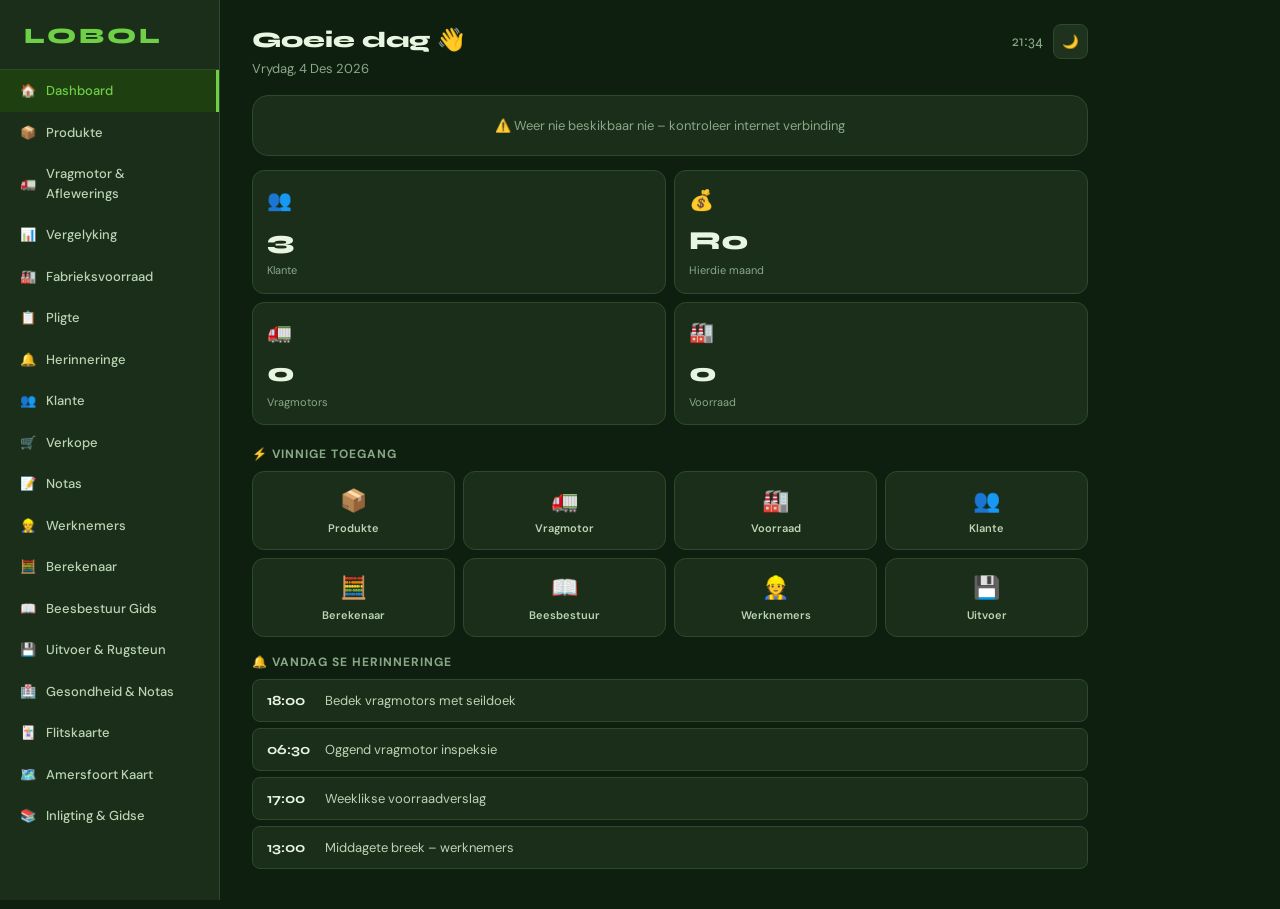
<file: index.html>
<!DOCTYPE html>
<html lang="af" data-theme="dark">
<head>
<meta charset="UTF-8"/>
<meta name="viewport" content="width=device-width, initial-scale=1, viewport-fit=cover"/>
<meta name="apple-mobile-web-app-capable" content="yes"/>
<meta name="apple-mobile-web-app-status-bar-style" content="black-translucent"/>
<meta name="theme-color" content="#0f1f0f"/>
<meta name="apple-mobile-web-app-title" content="LOBOL"/>
<link rel="manifest" href="manifest.webmanifest"/>
<link rel="icon" type="image/png" sizes="32x32" href="icons/favicon-32.png"/>
<link rel="apple-touch-icon" href="icons/apple-touch-icon.png"/>
<title>LOBOL – Fabriek & Boerdery App</title>
<link rel="preconnect" href="https://fonts.googleapis.com"/>
<link href="https://fonts.googleapis.com/css2?family=Syne:wght@400;600;700;800&family=DM+Sans:wght@300;400;500;600&display=swap" rel="stylesheet"/>
<link rel="stylesheet" href="base.css"/>
<link rel="stylesheet" href="extra.css"/>
<link rel="stylesheet" href="style.css"/>
<link rel="stylesheet" href="weather.css"/>
<link rel="stylesheet" href="inligting.css"/>
<link rel="stylesheet" href="trucks.css"/>
<link rel="stylesheet" href="mobile.css"/>
</head>
<body>
<div id="app">

<!-- ═══ SIDEBAR ═══ -->
<nav id="sidebar">
  <div class="sidebar-logo">LOBOL</div>
  <div id="sidebar-links"></div>
</nav>

<!-- ═══ MAIN CONTENT ═══ -->
<main id="main">

  <!-- DASHBOARD -->
  <section class="page" id="page-dashboard">
    <div class="dash-header">
      <div>
        <div class="dash-greeting">Goeie dag 👋</div>
        <div class="dash-date" id="dash-date"></div>
      </div>
      <div style="display:flex;align-items:center;gap:10px">
        <span class="dash-time" id="dash-time"></span>
        <button class="icon-btn" onclick="toggleTheme()" title="Tema">🌙</button>
      </div>
    </div>
    <div id="weather-widget"></div>
    <div id="dash-alert"></div>
    <div class="dash-stats" id="dash-stats"></div>
    <div class="section-title">⚡ Vinnige Toegang</div>
    <div class="quick-nav" id="quick-nav"></div>
    <div id="dash-reminders-section"></div>
    <div id="dash-minalerts-section"></div>
    <div id="dash-sales-section"></div>
    <div id="dash-stock-alerts-section"></div>
    <div id="dash-all-good"></div>
  </section>

  <!-- PRODUCTS -->
  <section class="page" id="page-products">
    <div class="page-header">
      <h1>Produkte</h1>
      <span class="badge" id="prod-count">0</span>
      <button class="icon-btn accent" onclick="openModal('prod-add-modal')">＋</button>
    </div>
    <div class="tab-row">
      <button class="tab-btn active" id="tab-products" onclick="switchProdTab('products')">📦 Produkte</button>
      <button class="tab-btn" id="tab-guides" onclick="switchProdTab('guides')">📖 Gids</button>
    </div>
    <div id="prod-products-tab">
      <div class="eie-banner" id="eie-banner" onclick="toggleEieGeel()">
        <div class="eie-left">
          <div class="eie-icon">🌽</div>
          <div><div class="eie-title">Eie Geel Afslag</div><div class="eie-sub">Lekke: −R48/sak · Voere: −R96/sak</div></div>
        </div>
        <div class="toggle-pill" id="eie-toggle"><div class="toggle-thumb"></div></div>
      </div>
      <div class="search-wrap">🔍 <input type="text" placeholder="Soek produkte..." id="prod-search" oninput="renderProducts()"/></div>
      <div class="chips" id="prod-cats"></div>
      <div class="prod-list" id="prod-list"></div>
    </div>
    <div id="prod-guides-tab" style="display:none">
      <div class="guides-list" id="guides-list"></div>
    </div>
  </section>

  <!-- TRUCK COUNT -->
  <section class="page" id="page-truck">
    <div id="truck-list-view">
      <div class="page-header">
        <h1>Vragmotor &amp; Aflewerings</h1>
        <button class="icon-btn accent" onclick="openTruckAddModal()">＋</button>
      </div>
      <!-- Tab: Sessions / Fleet / Drivers -->
      <div class="tab-row">
        <button class="tab-btn active" id="ttab-sessions" onclick="switchTruckTab('sessions')">📋 Laaisessies</button>
        <button class="tab-btn" id="ttab-fleet" onclick="switchTruckTab('fleet')">🚛 Vloot</button>
        <button class="tab-btn" id="ttab-drivers" onclick="switchTruckTab('drivers')">👷 Bestuurders</button>
        <button class="tab-btn" id="ttab-history" onclick="switchTruckTab('history')">📦 Geskiedenis</button>
      </div>
      <div id="truck-sessions-tab">
        <div class="truck-list" id="truck-list"></div>
      </div>
      <div id="truck-fleet-tab" style="display:none">
        <button class="btn btn-primary btn-full" style="margin-bottom:12px" onclick="openModal('fleet-add-modal')">＋ Voeg Vragmotor by Vloot</button>
        <div class="truck-fleet-list" id="fleet-list"></div>
      </div>
      <div id="truck-history-tab" style="display:none"></div>
      <div id="truck-drivers-tab" style="display:none">
        <button class="btn btn-primary btn-full" style="margin-bottom:12px" onclick="openModal('driver-add-modal')">＋ Voeg Bestuurder By</button>
        <div class="driver-list" id="driver-list"></div>
      </div>
    </div>
    <div id="truck-detail-view" style="display:none">
      <div class="page-header">
        <button class="icon-btn" onclick="closeTruckDetail()">✕</button>
        <h1 id="truck-detail-name" style="flex:1"></h1>
        <button class="icon-btn" onclick="exportTruckList()" title="Laai af">⬇</button>
      </div>
      <div id="truck-visual-section"></div>
      <div class="truck-summary" id="truck-summary"></div>
      <div id="eie-notice-truck"></div>
      <!-- CLIENT STOPS / ROUTE (merged delivery) -->
      <div id="truck-route-section"></div>
      <button class="btn btn-primary btn-full" style="margin-bottom:12px" onclick="openTruckItemModal(null)">＋ Voeg Produk By (algemene lading)</button>
      <div class="count-list" id="truck-items"></div>
    </div>
  </section>

  <!-- TRUCK COMPARE -->
  <section class="page" id="page-compare">
    <div class="page-header"><h1>Vragmotor Vergelyking</h1><span style="font-size:22px">📊</span></div>
    <p class="guides-intro" style="font-size:13px;color:var(--text3);margin-bottom:14px">Kies tot 4 vragmotors om langs mekaar te vergelyk.</p>
    <div class="cmp-truck-list" id="cmp-truck-select"></div>
    <div id="cmp-results"></div>
  </section>

  <!-- FACTORY STOCK -->
  <section class="page" id="page-stock">
    <div class="page-header">
      <h1>Fabrieksvoorraad</h1>
      <button class="icon-btn accent" onclick="openModal('stock-add-modal')">＋</button>
    </div>
    <div class="stats-grid" id="stock-stats"></div>
    <div id="stock-value-banner"></div>
    <div class="search-wrap">🔍 <input type="text" placeholder="Soek voorraad..." id="stock-search" oninput="renderStock()"/></div>
    <div class="chips" id="stock-chips"></div>
    <div class="stock-list" id="stock-list"></div>
  </section>

  <!-- DUTIES -->
  <section class="page" id="page-duties">
    <div class="page-header">
      <h1>Werknemerstaak</h1>
      <button class="icon-btn accent" onclick="openModal('duty-add-modal')">＋</button>
    </div>
    <div class="duties-prog"><div class="duties-prog-text" id="duties-prog-text"></div><div class="prog-bar"><div class="prog-fill" id="duties-prog-fill"></div></div></div>
    <div class="chips" id="duty-chips"></div>
    <div class="duty-list" id="duty-list"></div>
  </section>

  <!-- REMINDERS -->
  <section class="page" id="page-reminders">
    <div class="page-header">
      <h1>Herinneringe</h1>
      <span class="dash-time" id="rem-time"></span>
      <button class="icon-btn" onclick="toggleTheme()">🌙</button>
      <button class="icon-btn accent" onclick="openModal('rem-add-modal')">＋</button>
    </div>
    <div class="rem-list" id="rem-list"></div>
    <div id="rem-notif-banner" style="margin-bottom:12px"></div>
  </section>

  <!-- CUSTOMERS -->
  <section class="page" id="page-customers">
    <div class="page-header">
      <h1>Klante</h1>
      <span class="badge" id="cust-count">0</span>
      <button class="icon-btn accent" onclick="openModal('cust-add-modal')">＋</button>
    </div>
    <div class="search-wrap">🔍 <input type="text" placeholder="Soek klant, plaas, area..." id="cust-search" oninput="renderCustomers()"/></div>
    <div class="cust-list" id="cust-list"></div>
  </section>

  <!-- SALES -->
  <section class="page" id="page-sales">
    <div class="page-header">
      <h1>Verkope</h1>
      <span class="badge" id="sales-count">0</span>
      <button class="icon-btn accent" onclick="openModal('sale-add-modal')">＋</button>
    </div>
    <div class="tab-row">
      <button class="tab-btn active" id="tab-bestellings" onclick="switchSalesTab('bestellings')">🛒 Bestellings</button>
      <button class="tab-btn" id="tab-prysgeskiedenis" onclick="switchSalesTab('prysgeskiedenis')">📈 Prysgeskiedenis</button>
    </div>
    <div id="sales-bestellings-tab">
      <div class="sales-sum" id="sales-sum"></div>
      <div class="search-wrap">🔍 <input type="text" placeholder="Soek bestelling..." id="sale-search" oninput="renderSales()"/></div>
      <div class="sale-list" id="sale-list"></div>
    </div>
    <div id="sales-prysgeskiedenis-tab" style="display:none">
      <div id="price-hist-list"></div>
    </div>
  </section>

  <!-- DELIVERIES -->
  <section class="page" id="page-deliveries">
    <div class="page-header">
      <h1>Aflewerings</h1>
      <button class="icon-btn accent" onclick="openModal('deliv-add-modal')">＋</button>
    </div>
    <div class="chips" id="deliv-chips"></div>
    <div class="deliv-list" id="deliv-list"></div>
  </section>

  <!-- NOTES -->
  <section class="page" id="page-notes">
    <div class="page-header">
      <h1>Notas</h1>
      <span class="badge" id="notes-count">0</span>
      <button class="icon-btn accent" onclick="openModal('note-add-modal')">＋</button>
    </div>
    <div class="search-wrap">🔍 <input type="text" placeholder="Soek notas..." id="note-search" oninput="renderNotes()"/></div>
    <div class="chips" id="note-chips"></div>
    <div class="notes-grid" id="notes-grid"></div>
  </section>

  <!-- WORKERS -->
  <section class="page" id="page-workers">
    <div class="page-header">
      <h1>Werknemers</h1>
      <button class="icon-btn accent" onclick="openModal('worker-add-modal')">＋</button>
    </div>
    <div class="workers-sum" id="workers-sum"></div>
    <div class="worker-list" id="worker-list"></div>
  </section>

  <!-- FEED CALCULATOR -->
  <section class="page" id="page-calc">
    <div class="page-header"><span style="font-size:22px">🧮</span><h1>Voerberekening</h1><button class="icon-btn" onclick="exportCalc()" title="Laai af">⬇</button></div>
    <div class="calc-inputs">
      <div class="calc-inputs-title">🐄 Kudde Instellings</div>
      <div class="calc-grid">
        <div class="calc-group"><label>Aantal Diere</label><input type="number" id="calc-animals" value="100" min="1" oninput="renderCalc()"/></div>
        <div class="calc-group"><label>Gem. Gewig (kg)</label><input type="number" id="calc-weight" value="300" min="1" oninput="renderCalc()"/></div>
        <div class="calc-group"><label>Aantal Dae</label><input type="number" id="calc-days" value="30" min="1" oninput="renderCalc()"/></div>
      </div>
    </div>
    <div class="calc-totals" id="calc-totals"></div>
    <button class="btn btn-primary btn-full" style="margin-bottom:12px" onclick="openModal('calc-pick-modal')">＋ Voeg Produk by Berekening</button>
    <div class="calc-list" id="calc-list"></div>
  </section>

  <!-- CATTLE GUIDES -->
  <section class="page" id="page-beesbestuur">
    <div class="page-header"><span style="font-size:22px">📖</span><h1>Beesbestuur Gids</h1></div>
    <div class="tab-row">
      <button class="tab-btn active" id="tab-kalender" onclick="switchGuideTab('kalender')">📅 Kalender</button>
      <button class="tab-btn" id="tab-ras" onclick="switchGuideTab('ras')">🐂 Rasse</button>
      <button class="tab-btn" id="tab-dosering" onclick="switchGuideTab('dosering')">💊 Dosering</button>
    </div>
    <div id="guide-kalender-tab"></div>
    <div id="guide-ras-tab" style="display:none"></div>
    <div id="guide-dosering-tab" style="display:none"></div>
  </section>

  <!-- INLIGTING -->
  <section class="page" id="page-inligting">
    <div class="page-header"><h1>📚 Inligting & Gidse</h1></div>
    <div class="info-hero">
      <div class="info-hero-title">LOBOL Kennisbasis</div>
      <div class="info-hero-sub">Kies 'n kategorie om meer te leer</div>
    </div>
    <div class="info-categories" id="info-cats"></div>
    <div id="info-content-area"></div>
  </section>

  <!-- HEALTH & STUDY NOTES -->
  <section class="page" id="page-health">
    <div class="page-header"><h1>🏥 Gesondheid & Notas</h1></div>
    <div class="tab-row">
      <button class="tab-btn active" id="htab-gesondheid" onclick="switchHealthTab('gesondheid')">🏥 Gesondheid</button>
      <button class="tab-btn" id="htab-notas" onclick="switchHealthTab('notas')">📝 Studie Notas</button>
    </div>
    <div id="health-gesondheid-tab">
      <div class="section-title">📋 Vinnige Verwysing</div>
      <div id="health-ref-section"></div>
    </div>
    <div id="health-notas-tab" style="display:none"></div>
  </section>

  <!-- KAART -->
  <section class="page" id="page-kaart">
    <div class="page-header">
      <h1>🗺️ Amersfoort Kaart</h1>
    </div>
    <div style="font-size:12px;color:var(--text3);margin-bottom:10px">📡 Werk aflyn – afstande &amp; rigtings vanaf Amersfoort, MP.</div>
    <div class="chips" id="map-zoom-btns" style="margin-bottom:12px"></div>
    <div style="background:var(--card);border:1px solid var(--border);border-radius:14px;overflow:hidden;margin-bottom:12px">
      <div id="map-container" style="width:100%;position:relative"></div>
    </div>
    <!-- Town chips for quick navigation -->
    <div class="section-title">🏘️ Dorpe in Radius</div>
    <div class="chips" id="map-towns" style="flex-wrap:wrap;padding-bottom:6px"></div>
    <!-- Distance reference cards -->
    <div class="section-title">📏 Afstande vanaf Amersfoort</div>
    <div id="map-distances"></div>
    <!-- Notes about area -->
    <div class="card" style="margin-top:12px">
      <div style="font-weight:700;font-size:14px;margin-bottom:8px">📍 Amersfoort Koördinate</div>
      <div style="font-size:13px;color:var(--text2);line-height:1.8">
        <div>Latitude: -27.0167° S</div>
        <div>Longitude: 29.8667° O</div>
        <div>Provinsie: Mpumalanga</div>
        <div>Munisipaliteit: Dr Pixley ka Isaka Seme</div>
      </div>
    </div>
  </section>

  <!-- FLASHCARDS -->
  <section class="page" id="page-flashcards">
  </section>

  <!-- EXPORT -->
  <section class="page" id="page-export">
    <div class="page-header"><h1>Uitvoer & Rugsteun</h1></div>
    <div class="export-stats" id="export-stats"></div>
    <div class="section-title">📊 Uitvoer na Excel / CSV</div>
    <div class="export-list" id="export-list"></div>
    <div class="section-title">💾 Volledige JSON Rugsteun</div>
    <div class="backup-card">
      <div class="backup-info"><div class="backup-icon">💾</div><div><div class="backup-title">Stoor alle data</div><div class="backup-sub">Produkte, voorraad, verkope, klante — alles in een lêer.</div></div></div>
      <button class="btn btn-primary" onclick="exportFullBackup()">⬇ Stoor Rugsteun</button>
    </div>
    <div class="section-title">📤 Herstel Rugsteun</div>
    <div class="backup-card" style="border-color:var(--odim)">
      <div class="backup-info"><div class="backup-icon">⚠️</div><div><div class="backup-title">Laai Rugsteun In</div><div class="backup-sub">⚠️ Dit sal alle huidige data vervang.</div></div></div>
      <label class="btn btn-primary" style="cursor:pointer">📤 Kies Lêer<input type="file" accept=".json" onchange="importBackup(event)" style="display:none"/></label>
    </div>
    <div id="import-msg"></div>
    <div class="export-note">💡 CSV lêers kan direk in Microsoft Excel of Google Sheets oopgemaak word.</div>
  </section>

</main>

<!-- ═══ MOBILE NAV ═══ -->
<div id="mobile-nav">
  <div class="mob-nav-inner" id="mob-nav-inner"></div>
</div>
<div id="mobile-menu" onclick="closeMobileMenu()">
  <div class="mob-menu-sheet" onclick="event.stopPropagation()">
    <div class="mob-menu-head">
      <span class="mob-menu-title">🌽 LOBOL App</span>
      <button class="icon-btn" onclick="closeMobileMenu()">✕</button>
    </div>
    <div class="mob-menu-grid" id="mob-menu-grid"></div>
  </div>
</div>

<!-- ═══════════════════════════════════════
     MODALS
═══════════════════════════════════════ -->

<!-- Product Add -->
<div class="modal-bg" id="prod-add-modal" onclick="closeModal('prod-add-modal')">
<div class="modal" onclick="event.stopPropagation()">
  <h3>Voeg Produk By</h3>
  <input placeholder="Produknaam" id="pa-name"/>
  <select id="pa-cat"></select>
  <input type="number" placeholder="Prys per 50kg sak (R)" id="pa-price"/>
  <input type="number" placeholder="Prys per ton (R)" id="pa-perton"/>
  <input placeholder="Eenheid (bv. 50kg sak)" id="pa-unit" value="50kg sak"/>
  <textarea rows="2" placeholder="Beskrywing..." id="pa-desc"></textarea>
  <input placeholder="Gebruik (bv. Droë Beeste – Winter)" id="pa-use"/>
  <div class="modal-actions">
    <button class="btn btn-secondary" onclick="closeModal('prod-add-modal')">Kanselleer</button>
    <button class="btn btn-primary" onclick="addProduct()">Voeg By</button>
  </div>
</div></div>

<!-- Truck Add -->
<div class="modal-bg" id="truck-add-modal" onclick="closeModal('truck-add-modal')">
<div class="modal" onclick="event.stopPropagation()">
  <h3>Nuwe Laaisessie</h3>
  <input placeholder="Sessie naam (bv. Maandag Rit)" id="ta-name"/>
  <label class="field-label">Kies Bestuurder</label>
  <select id="ta-driver">
    <option value="">-- Kies bestuurder --</option>
  </select>
  <label class="field-label">Koppel aan Vloot Vragmotor (vir kapasiteit)</label>
  <select id="ta-fleet" onchange="updateTruckCapPreview()">
    <option value="">-- Kies vragmotor (opsioneel) --</option>
  </select>
  <div id="ta-cap-preview" style="display:none;background:var(--adim);color:var(--accent);border-radius:8px;padding:8px 12px;font-size:13px;font-weight:600"></div>
  <div class="modal-actions">
    <button class="btn btn-secondary" onclick="closeModal('truck-add-modal')">Kanselleer</button>
    <button class="btn btn-primary" onclick="addTruck()">Skep Sessie</button>
  </div>
</div></div>

<!-- Truck Item -->
<div class="modal-bg" id="truck-item-modal" onclick="closeModal('truck-item-modal')">
<div class="modal" onclick="event.stopPropagation()">
  <h3 id="ti-modal-title">Voeg by Vragmotor</h3>
  <div class="search-wrap">🔍 <input type="text" placeholder="Soek produk..." id="ti-search" oninput="renderTruckPicker()"/></div>
  <div class="picker-list" id="ti-picker"></div>
  <div class="modal-actions">
    <button class="btn btn-secondary" onclick="closeModal('truck-item-modal')">Sluit</button>
  </div>
</div></div>

<!-- Client stop for a load session (merged delivery) -->
<div class="modal-bg" id="truck-stop-modal" onclick="closeModal('truck-stop-modal')">
<div class="modal" onclick="event.stopPropagation()">
  <h3>Voeg Klant by Sessie</h3>
  <label class="field-label">Klant</label>
  <select id="ts-cust"><option value="">-- Kies klant --</option></select>
  <label class="field-label">Afstand vanaf fabriek (km)</label>
  <input type="number" inputmode="numeric" placeholder="bv. 45" id="ts-km"/>
  <input placeholder="Stopsel notas (opsioneel)" id="ts-notes"/>
  <div class="modal-actions">
    <button class="btn btn-secondary" onclick="closeModal('truck-stop-modal')">Kanselleer</button>
    <button class="btn btn-primary" onclick="addTruckStop()">Voeg By</button>
  </div>
</div></div>

<!-- Stock Add -->
<div class="modal-bg" id="stock-add-modal" onclick="closeModal('stock-add-modal')">
<div class="modal" onclick="event.stopPropagation()">
  <h3>Voeg Voorraad By</h3>
  <div class="search-wrap">🔍 <input type="text" placeholder="Soek produk..." id="sa-prod-search" oninput="renderStockPicker()"/></div>
  <div class="picker-list" id="sa-picker"></div>
  <input type="number" placeholder="Hoeveelheid (sakke)" id="sa-qty"/>
  <input type="number" placeholder="Prys per eenheid (outomaties gevul)" id="sa-price"/>
  <input type="number" placeholder="Min vlak vir waarskuwing (opsioneel)" id="sa-min"/>
  <input type="number" placeholder="Maks kapasiteit vir %balk (opsioneel)" id="sa-max"/>
  <select id="sa-status">
    <option>Goed</option><option>Lae Voorraad</option><option>Naby Verval</option><option>Verval</option>
  </select>
  <label class="field-label">Vervaldatum (opsioneel)</label>
  <select id="sa-expiry-mode" onchange="toggleExpiryDate()">
    <option value="none">Geen vervaldatum</option>
    <option value="dated">Spesifieke datum</option>
    <option value="expired">Reeds verval (geen datum)</option>
  </select>
  <div id="sa-expiry-date-row" style="display:none">
    <input type="date" id="sa-expiry-date"/>
  </div>
  <textarea rows="2" placeholder="Notas..." id="sa-notes"></textarea>
  <input type="hidden" id="sa-prod-id"/>
  <div class="modal-actions">
    <button class="btn btn-secondary" onclick="closeModal('stock-add-modal')">Kanselleer</button>
    <button class="btn btn-primary" onclick="addStockItem()">Voeg By</button>
  </div>
</div></div>

<!-- Duty Add -->
<div class="modal-bg" id="duty-add-modal" onclick="closeModal('duty-add-modal')">
<div class="modal" onclick="event.stopPropagation()">
  <h3>Voeg Taak By</h3>
  <input placeholder="Taaknaam..." id="da-title"/>
  <select id="da-cat">
    <option>Skoonmaak</option><option>Voorraad</option><option>Instandhouding</option><option>Veiligheid</option><option>Admin</option><option>Ander</option>
  </select>
  <select id="da-pri">
    <option value="low">Laag Prioriteit</option><option value="medium" selected>Medium Prioriteit</option><option value="high">Hoog Prioriteit</option>
  </select>
  <textarea rows="2" placeholder="Instruksies / notas..." id="da-notes"></textarea>
  <div class="modal-actions">
    <button class="btn btn-secondary" onclick="closeModal('duty-add-modal')">Kanselleer</button>
    <button class="btn btn-primary" onclick="addDuty()">Voeg By</button>
  </div>
</div></div>

<!-- Reminder Add -->
<div class="modal-bg" id="rem-add-modal" onclick="closeModal('rem-add-modal')">
<div class="modal" onclick="event.stopPropagation()">
  <h3>Nuwe Herinnering</h3>
  <input placeholder="Taaknaam..." id="ra-title"/>
  <label class="field-label">Tyd</label>
  <input type="time" id="ra-time" value="18:00"/>
  <label class="field-label">Herhaal op dae</label>
  <div class="days-grid" id="ra-days"></div>
  <textarea rows="2" placeholder="Notas..." id="ra-notes"></textarea>
  <div class="modal-actions">
    <button class="btn btn-secondary" onclick="closeModal('rem-add-modal')">Kanselleer</button>
    <button class="btn btn-primary" onclick="addReminder()">Voeg By</button>
  </div>
</div></div>

<!-- Customer Add -->
<div class="modal-bg" id="cust-add-modal" onclick="closeModal('cust-add-modal')">
<div class="modal" onclick="event.stopPropagation()">
  <h3>Voeg Klant By</h3>
  <input placeholder="Volle naam" id="ca-name"/>
  <input placeholder="Plaasnaam" id="ca-farm"/>
  <input type="tel" placeholder="Telefoonnommer" id="ca-phone"/>
  <input placeholder="Omgewing / Dorp" id="ca-area"/>
  <label class="field-label">Afstand vanaf fabriek (km)</label>
  <input type="number" placeholder="Bv. 45" id="ca-distance" min="0"/>
  <select id="ca-type">
    <option>Beeste</option><option>Skape & Bokke</option><option>Pluimvee</option><option>Beeste & Skape</option><option>Vark</option><option>Wild</option><option>Perd</option><option>Gemengd</option>
  </select>
  <textarea rows="2" placeholder="Notas (voorkeure, ens.)" id="ca-notes"></textarea>
  <div class="toggle-row" onclick="toggleNewCustEieGeel()">
    <div><div class="toggle-label">🌽 Eie Geel Klant</div><div class="toggle-sub">Kry −R48/sak afslag</div></div>
    <div class="toggle-pill" id="ca-eiegeel-toggle"><div class="toggle-thumb"></div></div>
  </div>
  <div class="modal-actions">
    <button class="btn btn-secondary" onclick="closeModal('cust-add-modal')">Kanselleer</button>
    <button class="btn btn-primary" onclick="addCustomer()">Voeg By</button>
  </div>
</div></div>

<!-- Sale Add -->
<div class="modal-bg" id="sale-add-modal" onclick="closeModal('sale-add-modal')">
<div class="modal" onclick="event.stopPropagation()">
  <h3>Nuwe Bestelling</h3>
  <select id="sla-cust" onchange="onSaleCustomerChange()">
    <option value="">-- Kies klant --</option>
  </select>
  <div id="sla-eie-notice"></div>
  <button class="btn btn-secondary btn-sm" onclick="openSaleProdPicker()" style="width:auto">＋ Voeg produk by</button>
  <div id="sla-items"></div>
  <div id="sla-total" style="display:none"></div>
  <select id="sla-status"><option>Hangende</option><option>Betaal</option><option>Gekanselleer</option></select>
  <textarea rows="2" placeholder="Notas..." id="sla-notes"></textarea>
  <div class="modal-actions">
    <button class="btn btn-secondary" onclick="closeModal('sale-add-modal')">Kanselleer</button>
    <button class="btn btn-primary" onclick="saveSale()">Stoor</button>
  </div>
</div></div>

<!-- Sale Product Picker -->
<div class="modal-bg" id="sale-prod-modal" onclick="closeModal('sale-prod-modal')">
<div class="modal" onclick="event.stopPropagation()">
  <h3>Kies Produk</h3>
  <div class="search-wrap">🔍 <input type="text" placeholder="Soek..." id="sp-search" oninput="renderSalePicker()"/></div>
  <div class="picker-list" id="sp-picker"></div>
  <div class="modal-actions">
    <button class="btn btn-secondary" onclick="closeModal('sale-prod-modal')">Sluit</button>
  </div>
</div></div>

<!-- Health Record Add -->
<div class="modal-bg" id="health-add-modal" onclick="closeModal('health-add-modal')">
<div class="modal tall" onclick="event.stopPropagation()">
  <h3>🏥 Voeg Gesondheidsrekord By</h3>
  <input placeholder="Beskrywing (bv. Dosering teen koksidiose)" id="hr-title"/>
  <select id="hr-type">
    <option>Behandeling</option><option>Entstof</option><option>Dosering</option>
    <option>Siekte</option><option>Besering</option><option>Ander</option>
  </select>
  <select id="hr-animal">
    <option>Beeste</option><option>Skape</option><option>Bulle</option>
    <option>Kalwers</option><option>Lammers</option><option>Melkbeeste</option>
    <option>Pluimvee</option><option>Ander</option>
  </select>
  <input type="number" placeholder="Aantal diere betrokke" id="hr-count"/>
  <input placeholder="Produk gebruik (bv. Vecoxan, Dectomax)" id="hr-product"/>
  <input placeholder="Dosis (bv. 1cc/10kg)" id="hr-dosage"/>
  <label class="field-label">Datum</label>
  <input type="date" id="hr-date"/>
  <input placeholder="Volgende behandelingsdatum (opsioneel)" id="hr-next"/>
  <textarea rows="2" placeholder="Notas..." id="hr-notes"></textarea>
  <div class="modal-actions">
    <button class="btn btn-secondary" onclick="closeModal('health-add-modal')">Kanselleer</button>
    <button class="btn btn-primary" onclick="addHealthRecord()">Stoor</button>
  </div>
</div></div>

<!-- Study Note Add -->
<div class="modal-bg" id="study-note-modal" onclick="closeModal('study-note-modal')">
<div class="modal" onclick="event.stopPropagation()">
  <h3>📝 Nuwe Studie Nota</h3>
  <input placeholder="Opskrif (opsioneel)" id="sn-title"/>
  <textarea rows="6" placeholder="Skryf wat jy geleer het hier neer..." id="sn-body"></textarea>
  <select id="sn-tag">
    <option>Algemeen</option><option>Beeste</option><option>Skape</option>
    <option>Melkbeeste</option><option>Bulle</option><option>Voerkraal</option>
    <option>Gesondheid</option><option>Voeding</option><option>Bestuur</option>
  </select>
  <label class="field-label">Kleur</label>
  <div style="display:flex;gap:8px;padding:4px 0">
    <select id="sn-color">
      <option value="default">Standaard</option>
      <option value="green">Groen</option>
      <option value="blue">Blou</option>
      <option value="orange">Oranje</option>
      <option value="red">Rooi</option>
    </select>
  </div>
  <div class="modal-actions">
    <button class="btn btn-secondary" onclick="closeModal('study-note-modal')">Kanselleer</button>
    <button class="btn btn-primary" onclick="addStudyNote()">Stoor Nota</button>
  </div>
</div></div>


<!-- Fleet Add -->
<div class="modal-bg" id="fleet-add-modal" onclick="closeModal('fleet-add-modal')">
<div class="modal" onclick="event.stopPropagation()">
  <h3>🚛 Voeg Vragmotor by Vloot</h3>
  <label class="field-label">Ikoon</label>
  <select id="fa-emoji">
    <option value="🚛">🚛 Vragmotor</option>
    <option value="🚚">🚚 Klein Vragmotor</option>
    <option value="🏗️">🏗️ Swaar Vragmotor</option>
    <option value="🚐">🚐 Bakkie</option>
  </select>
  <input placeholder="Naam (bv. Vragmotor 1 / ABC 123 GP)" id="fa-name"/>
  <label class="field-label">Vragmotor kapasiteit (aantal 50kg sakke)</label>
  <input type="number" placeholder="Bv. 600" id="fa-truck-cap" min="0"/>
  <div style="display:flex;align-items:center;gap:10px;background:var(--bg3);border-radius:8px;padding:10px 14px;cursor:pointer" onclick="document.getElementById('fa-has-trailer').click()">
    <input type="checkbox" id="fa-has-trailer" onchange="toggleTrailerField()" style="width:auto"/>
    <label style="cursor:pointer;font-weight:600">Het hierdie vragmotor 'n sleepwa?</label>
  </div>
  <div id="fa-trailer-row" style="display:none">
    <label class="field-label">Sleepwa kapasiteit (aantal 50kg sakke)</label>
    <input type="number" placeholder="Bv. 200" id="fa-trailer-cap" min="0"/>
  </div>
  <textarea rows="2" placeholder="Notas (lisensieplaatjie, spesiale instruksies...)" id="fa-notes"></textarea>
  <div class="modal-actions">
    <button class="btn btn-secondary" onclick="closeModal('fleet-add-modal')">Kanselleer</button>
    <button class="btn btn-primary" onclick="addFleet()">Voeg By</button>
  </div>
</div></div>

<!-- Driver Add -->
<div class="modal-bg" id="driver-add-modal" onclick="closeModal('driver-add-modal')">
<div class="modal" onclick="event.stopPropagation()">
  <h3>👷 Voeg Bestuurder By</h3>
  <input placeholder="Volle naam" id="da2-name"/>
  <input type="tel" placeholder="Telefoonnommer" id="da2-phone"/>
  <label class="field-label">Lisensiekode</label>
  <select id="da2-license">
    <option value="EC">EC – Swaar Voertuig met Sleepwa</option>
    <option value="C">C – Swaar Voertuig (sonder sleepwa)</option>
    <option value="EB">EB – Ligte Voertuig</option>
    <option value="B">B – Bakkie</option>
  </select>
  <textarea rows="2" placeholder="Notas..." id="da2-notes"></textarea>
  <div class="modal-actions">
    <button class="btn btn-secondary" onclick="closeModal('driver-add-modal')">Kanselleer</button>
    <button class="btn btn-primary" onclick="addDriver()">Voeg By</button>
  </div>
</div></div>

<!-- Delivery Add -->
<div class="modal-bg" id="deliv-add-modal" onclick="closeModal('deliv-add-modal')">
<div class="modal" onclick="event.stopPropagation()">
  <h3>Nuwe Aflewering</h3>
  <input placeholder="Vragmotor naam / nommer" id="dla-truck" list="dla-truck-list"/>
  <datalist id="dla-truck-list"></datalist>
  <input placeholder="Bestuurder se naam" id="dla-driver"/>
  <input type="date" id="dla-date"/>
  <label class="field-label">Voeg stopsels by</label>
  <div style="display:flex;gap:6px">
    <select id="dla-stop-cust" style="flex:1"><option value="">-- Kies klant --</option></select>
    <button class="btn btn-primary btn-sm" onclick="addDelivStop()" style="white-space:nowrap">＋</button>
  </div>
  <input placeholder="Stopsel notas (opsioneel)" id="dla-stop-notes"/>
  <div id="dla-stops"></div>
  <textarea rows="2" placeholder="Algemene notas..." id="dla-notes"></textarea>
  <div class="modal-actions">
    <button class="btn btn-secondary" onclick="closeModal('deliv-add-modal')">Kanselleer</button>
    <button class="btn btn-primary" onclick="saveDelivery()">Stoor Roete</button>
  </div>
</div></div>

<!-- Note Add -->
<div class="modal-bg" id="note-add-modal" onclick="closeModal('note-add-modal')">
<div class="modal" onclick="event.stopPropagation()">
  <h3>Nuwe Nota</h3>
  <input placeholder="Opskrif (opsioneel)" id="na-title"/>
  <textarea rows="5" placeholder="Skryf jou nota hier..." id="na-body"></textarea>
  <select id="na-type"><option>Algemeen</option><option>Klant</option><option>Voorraad</option><option>Vragmotor</option><option>Dringend</option></select>
  <select id="na-cust"><option value="">-- Koppel aan klant (opsioneel) --</option></select>
  <label class="field-label">Kleur</label>
  <div class="color-picker-row" id="na-colors"></div>
  <div class="toggle-row" onclick="toggleNotePin()">
    <span class="toggle-label">📌 Vaspen boaan</span>
    <div class="toggle-pill" id="na-pin-toggle"><div class="toggle-thumb"></div></div>
  </div>
  <div class="modal-actions">
    <button class="btn btn-secondary" onclick="closeModal('note-add-modal')">Kanselleer</button>
    <button class="btn btn-primary" onclick="addNote()">Stoor Nota</button>
  </div>
</div></div>

<!-- Assign Duty Modal -->
<div class="modal-bg" id="assign-duty-modal" onclick="closeModal('assign-duty-modal')">
<div class="modal" onclick="event.stopPropagation()">
  <h3>👤 Ken Werkers Toe</h3>
  <div id="assign-duty-title" style="font-size:13px;color:var(--accent);font-weight:600;margin-bottom:4px"></div>
  <p style="font-size:12px;color:var(--text3);margin-bottom:10px">Kies watter werknemers hierdie taak moet doen</p>
  <div id="assign-worker-list" style="display:flex;flex-direction:column;gap:6px"></div>
  <div class="modal-actions" style="margin-top:10px">
    <button class="btn btn-primary btn-full" onclick="closeModal('assign-duty-modal');renderDuties()">Stoor</button>
  </div>
</div></div>

<!-- Group Add Modal -->
<div class="modal-bg" id="group-add-modal" onclick="closeModal('group-add-modal')">
<div class="modal" onclick="event.stopPropagation()">
  <h3>👥 Skep Nuwe Groep</h3>
  <input placeholder="Groepnaam (bv. Laaiers, Skoonmakers)" id="ga-name"/>
  <label class="field-label">Kies Lede</label>
  <div id="ga-members" style="display:flex;flex-direction:column;gap:6px"></div>
  <div class="modal-actions">
    <button class="btn btn-secondary" onclick="closeModal('group-add-modal')">Kanselleer</button>
    <button class="btn btn-primary" onclick="addGroup()">Skep Groep</button>
  </div>
</div></div>

<!-- Worker Add -->
<div class="modal-bg" id="worker-add-modal" onclick="closeModal('worker-add-modal')">
<div class="modal" onclick="event.stopPropagation()">
  <h3>Voeg Werknemer By</h3>
  <input placeholder="Volle naam" id="wa-name"/>
  <select id="wa-role"><option>Pakhuiswerker</option><option>Vragmotorbestuurder</option><option>Vloer Toesighouer</option><option>Laaier</option><option>Skoonmaker</option><option>Admin</option><option>Ander</option></select>
  <input type="tel" placeholder="Telefoonnommer" id="wa-phone"/>
  <textarea rows="2" placeholder="Notas..." id="wa-notes"></textarea>
  <div class="modal-actions">
    <button class="btn btn-secondary" onclick="closeModal('worker-add-modal')">Kanselleer</button>
    <button class="btn btn-primary" onclick="addWorker()">Voeg By</button>
  </div>
</div></div>

<!-- Calc Product Picker -->
<div class="modal-bg" id="calc-pick-modal" onclick="closeModal('calc-pick-modal')">
<div class="modal" onclick="event.stopPropagation()">
  <h3>Kies Produk</h3>
  <div class="search-wrap">🔍 <input type="text" placeholder="Soek produk..." id="cp-search" oninput="renderCalcPicker()"/></div>
  <div class="picker-list" id="cp-picker"></div>
  <div class="modal-actions">
    <button class="btn btn-secondary" onclick="closeModal('calc-pick-modal')">Sluit</button>
  </div>
</div></div>

</div><!-- end #app -->
<script src="data.js"></script>
<script src="nav.js"></script>
<script src="weather.js"></script>
<script src="dashboard.js"></script>
<script src="products.js"></script>
<script src="trucks.js"></script>
<script src="stock.js"></script>
<script src="duties.js"></script>
<script src="reminders.js"></script>
<script src="customers.js"></script>
<script src="sales.js"></script>
<script src="deliveries.js"></script>
<script src="notes.js"></script>
<script src="workers.js"></script>
<script src="calc.js"></script>
<script src="guides.js"></script>
<script src="export.js"></script>
<script src="health.js"></script>
<script src="inligting.js"></script>
<script src="kaart.js"></script>
<script src="flashcards.js"></script>

<!-- ═══ APP INIT (runs once, after all modules are loaded) ═══ -->
<script>
(function bootLobol(){
  initTheme();
  checkDutyReset();
  buildNav();
  navTo('dashboard');
  // Refresh time-sensitive views every minute
  setInterval(function(){
    if(currentPage==='dashboard') renderDashboard();
    if(currentPage==='reminders') renderReminders();
  }, 60000);
  // Fire reminder notifications at their set time (every 30s, runs
  // regardless of which page is open, and while backgrounded-but-alive)
  if(typeof checkReminderNotifs==='function'){
    checkReminderNotifs();
    setInterval(checkReminderNotifs, 30000);
  }
  // Refresh weather every 15 minutes while on the dashboard
  setInterval(function(){
    if(currentPage==='dashboard' && typeof weatherCache!=='undefined' && weatherCache){
      weatherCacheTime=0; loadWeather();
    }
  }, 15*60*1000);
})();
</script>

<!-- ═══ PWA: offline support, live wifi updates, durable storage ═══ -->
<script>
(function pwaLobol(){
  // Ask the browser to keep our saved data (localStorage) and not
  // evict it — important on iOS so records survive between sessions.
  if (navigator.storage && navigator.storage.persist) {
    navigator.storage.persist().catch(function(){});
  }
  // Register the service worker (offline + auto-update over wifi).
  if ('serviceWorker' in navigator) {
    window.addEventListener('load', function(){
      navigator.serviceWorker.register('service-worker.js').catch(function(){});
    });
    // When a new version takes over, reload once so it's applied.
    var refreshing = false;
    navigator.serviceWorker.addEventListener('controllerchange', function(){
      if (refreshing) return;
      refreshing = true;
      window.location.reload();
    });
  }
})();
</script>















</body>
</html>
</file>
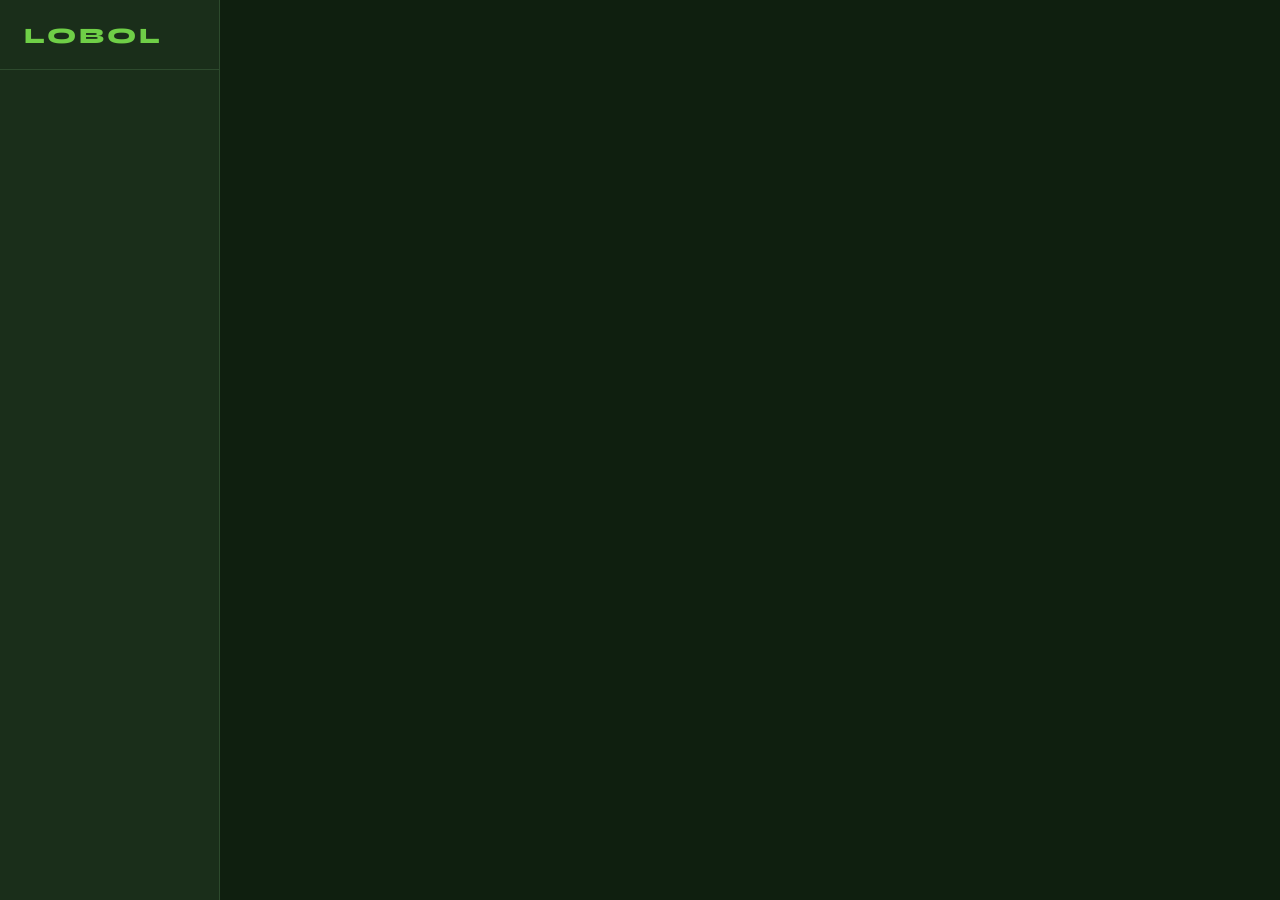
<file: lobol.html>
<!DOCTYPE html>
<html lang="af" data-theme="dark">
<head>
<meta charset="UTF-8"/>
<meta name="viewport" content="width=device-width, initial-scale=1, maximum-scale=1"/>
<title>LOBOL – Fabriek & Boerdery App</title>
<link rel="preconnect" href="https://fonts.googleapis.com"/>
<link href="https://fonts.googleapis.com/css2?family=Syne:wght@400;600;700;800&family=DM+Sans:wght@300;400;500;600&display=swap" rel="stylesheet"/>
<link href="https://fonts.googleapis.com/css2?family=Syne:wght@400;600;700;800&family=DM+Sans:wght@300;400;500;600&display=swap" rel="stylesheet"/>
<style>
/* ═══════════════════════════════════════
   THEME VARIABLES
═══════════════════════════════════════ */
:root {
  --bg:#0f1f0f; --bg2:#162416; --bg3:#1e321e;
  --card:#1a2e1a; --card2:#223322; --border:#2d4a2d;
  --accent:#6fcf47; --accent2:#a8e67a; --adim:#1e3f10;
  --red:#e05c5c; --rdim:#4a1515;
  --orange:#e09a3c; --odim:#4a2c08;
  --blue:#5ca8e0; --bdim:#0f2d4a;
  --text:#e8f5e0; --text2:#9db89d; --text3:#5a7a5a;
  --shadow:0 4px 24px rgba(0,0,0,.4);
  --radius:14px; --radius-sm:8px;
}
[data-theme="light"] {
  --bg:#f0f7ed; --bg2:#e4f0df; --bg3:#d6e8d0;
  --card:#ffffff; --card2:#f5fbf2; --border:#c0d8b8;
  --accent:#3a8c1c; --adim:#d4eece;
  --red:#c0392b; --rdim:#fde8e6;
  --orange:#c07020; --odim:#fdf0e0;
  --blue:#1a6eaa; --bdim:#ddeeff;
  --text:#1a2e1a; --text2:#3a5a3a; --text3:#7a9a7a;
  --shadow:0 4px 16px rgba(0,0,0,.1);
}

/* ═══════════════════════════════════════
   RESET & BASE
═══════════════════════════════════════ */
*{box-sizing:border-box;margin:0;padding:0;-webkit-tap-highlight-color:transparent}
body{background:var(--bg);color:var(--text);font-family:'DM Sans',sans-serif;font-size:15px;line-height:1.5;min-height:100vh;overflow-x:hidden;transition:background .25s,color .25s}
h1,h2,h3,h4{font-family:'Syne',sans-serif}
button{font-family:'DM Sans',sans-serif;cursor:pointer;border:none;outline:none}
input,textarea,select{font-family:'DM Sans',sans-serif;background:var(--bg3);color:var(--text);border:1px solid var(--border);border-radius:var(--radius-sm);padding:10px 14px;font-size:15px;width:100%;outline:none;transition:border-color .2s}
input:focus,textarea:focus,select:focus{border-color:var(--accent)}
input::placeholder{color:var(--text3)}
a{color:var(--blue);text-decoration:none}
::-webkit-scrollbar{width:4px}::-webkit-scrollbar-track{background:var(--bg2)}::-webkit-scrollbar-thumb{background:var(--border);border-radius:2px}

/* ═══════════════════════════════════════
   LAYOUT
═══════════════════════════════════════ */
#app{display:flex;min-height:100vh}
#sidebar{width:220px;background:var(--card);border-right:1px solid var(--border);position:fixed;top:0;left:0;height:100vh;display:flex;flex-direction:column;z-index:100;overflow-y:auto;transition:transform .3s}
.sidebar-logo{font-family:'Syne',sans-serif;font-size:22px;font-weight:800;color:var(--accent);padding:20px 24px 16px;border-bottom:1px solid var(--border);letter-spacing:3px}
.nav-link{display:flex;align-items:center;gap:10px;padding:11px 20px;color:var(--text2);font-size:13px;font-weight:500;cursor:pointer;transition:all .15s;border-right:3px solid transparent}
.nav-link:hover{background:var(--bg3);color:var(--text)}
.nav-link.active{color:var(--accent);background:var(--adim);border-right-color:var(--accent)}
.nav-link svg{flex-shrink:0}
#main{margin-left:220px;flex:1;padding:24px 32px 40px;max-width:900px}
.page{display:none}
.page.active{display:block}

/* Mobile */
#mobile-nav{display:none;position:fixed;bottom:0;left:0;right:0;background:var(--card);border-top:1px solid var(--border);z-index:100;padding-bottom:env(safe-area-inset-bottom,0)}
.mob-nav-inner{display:flex}
.mob-nav-item{flex:1;display:flex;flex-direction:column;align-items:center;gap:2px;padding:9px 2px;color:var(--text3);font-size:9px;font-weight:600;cursor:pointer;background:transparent;border:none;font-family:'DM Sans',sans-serif}
.mob-nav-item.active{color:var(--accent)}
#mobile-menu{display:none;position:fixed;inset:0;background:rgba(0,0,0,.7);z-index:200;align-items:flex-end}
#mobile-menu.open{display:flex}
.mob-menu-sheet{background:var(--card);border-radius:20px 20px 0 0;border-top:1px solid var(--border);width:100%;max-height:85vh;overflow-y:auto;padding-bottom:env(safe-area-inset-bottom,20px)}
.mob-menu-head{display:flex;align-items:center;justify-content:space-between;padding:16px 20px;border-bottom:1px solid var(--border)}
.mob-menu-title{font-family:'Syne',sans-serif;font-size:18px;font-weight:800;color:var(--accent)}
.mob-menu-grid{display:grid;grid-template-columns:repeat(3,1fr);gap:2px;padding:12px}
.mob-grid-item{display:flex;flex-direction:column;align-items:center;gap:6px;padding:14px 8px;border-radius:12px;color:var(--text2);font-size:11px;font-weight:600;cursor:pointer;text-align:center;background:transparent;border:none;font-family:'DM Sans',sans-serif;transition:background .15s}
.mob-grid-item:hover,.mob-grid-item:active{background:var(--bg3)}
.mob-grid-item.active{color:var(--accent);background:var(--adim)}
.mob-grid-icon{width:48px;height:48px;background:var(--bg3);border-radius:14px;display:flex;align-items:center;justify-content:center;font-size:22px}
.mob-grid-item.active .mob-grid-icon{background:var(--adim)}

@media(max-width:767px){
  #sidebar{display:none}
  #main{margin-left:0;padding:16px 16px 90px}
  #mobile-nav{display:block}
}

/* ═══════════════════════════════════════
   COMPONENTS
═══════════════════════════════════════ */
.page-header{display:flex;align-items:center;gap:10px;margin-bottom:16px}
.page-header h1{font-size:24px;font-weight:800;letter-spacing:-.5px;flex:1}
.badge{background:var(--adim);color:var(--accent);font-size:12px;font-weight:600;padding:2px 8px;border-radius:99px}
.badge-red{background:var(--rdim);color:var(--red)}
.badge-orange{background:var(--odim);color:var(--orange)}
.badge-green{background:var(--adim);color:var(--accent)}
.badge-dim{background:var(--bg3);color:var(--text3)}

.btn{display:inline-flex;align-items:center;gap:6px;padding:10px 18px;border-radius:var(--radius-sm);font-size:14px;font-weight:600;cursor:pointer;transition:opacity .15s;border:none;font-family:'DM Sans',sans-serif}
.btn:active{opacity:.8}
.btn-primary{background:var(--accent);color:#0f1f0f}
.btn-secondary{background:var(--bg3);color:var(--text2);border:1px solid var(--border)}
.btn-danger{background:var(--rdim);color:var(--red);border:1px solid var(--rdim)}
.btn-full{width:100%;justify-content:center}
.btn-sm{padding:6px 12px;font-size:13px}

.icon-btn{background:var(--bg3);color:var(--text2);border:1px solid var(--border);padding:8px;border-radius:var(--radius-sm);display:inline-flex;align-items:center;justify-content:center;cursor:pointer;transition:all .15s}
.icon-btn:active{transform:scale(.92)}
.icon-btn.accent{background:var(--accent);color:#0f1f0f;border-color:var(--accent)}
.icon-btn.green{background:var(--adim);color:var(--accent);border-color:var(--adim)}
.icon-btn.red{background:var(--rdim);color:var(--red);border-color:var(--rdim)}
.icon-btn.sm{padding:6px}

.search-wrap{display:flex;align-items:center;gap:8px;background:var(--bg3);border:1px solid var(--border);border-radius:var(--radius-sm);padding:0 12px;margin-bottom:12px;color:var(--text3)}
.search-wrap input{border:none;background:transparent;padding:10px 0}

.chips{display:flex;gap:8px;overflow-x:auto;padding-bottom:10px;margin-bottom:12px;scrollbar-width:none}
.chips::-webkit-scrollbar{display:none}
.chip{background:var(--bg3);color:var(--text2);border:1px solid var(--border);padding:6px 14px;border-radius:99px;font-size:13px;white-space:nowrap;cursor:pointer;font-family:'DM Sans',sans-serif;transition:all .15s}
.chip.active{background:var(--accent);color:#0f1f0f;border-color:var(--accent);font-weight:600}
.chip.danger.active{background:var(--red);border-color:var(--red)}
.chip.warn.active{background:var(--orange);border-color:var(--orange);color:#0f1f0f}

/* Modal */
.modal-bg{display:none;position:fixed;inset:0;background:rgba(0,0,0,.7);z-index:300;align-items:flex-end;justify-content:center}
.modal-bg.open{display:flex}
.modal{background:var(--card);border:1px solid var(--border);border-radius:var(--radius) var(--radius) 0 0;padding:24px 20px;width:100%;max-width:600px;max-height:90vh;overflow-y:auto;display:flex;flex-direction:column;gap:10px}
.modal h3{font-size:18px;margin-bottom:4px}
.modal-actions{display:flex;gap:8px;margin-top:4px}
.modal-actions .btn{flex:1;justify-content:center}
.field-label{font-size:12px;color:var(--text3);margin-bottom:-4px}

/* Cards */
.card{background:var(--card);border:1px solid var(--border);border-radius:var(--radius);padding:14px}
.card+.card{margin-top:8px}

/* Toggle */
.toggle-row{display:flex;align-items:center;justify-content:space-between;background:var(--bg3);border-radius:var(--radius-sm);padding:10px 14px;cursor:pointer}
.toggle-label{font-weight:600;font-size:14px}
.toggle-sub{font-size:12px;color:var(--text3)}
.toggle-pill{width:44px;height:24px;background:var(--bg3);border-radius:99px;border:1px solid var(--border);position:relative;transition:all .2s;flex-shrink:0}
.toggle-pill.on{background:#f5c518;border-color:#f5c518}
.toggle-thumb{position:absolute;top:2px;left:2px;width:18px;height:18px;border-radius:99px;background:var(--text3);transition:all .2s}
.toggle-pill.on .toggle-thumb{left:22px;background:#0f1f0f}

.empty{text-align:center;color:var(--text3);padding:40px 20px;font-size:14px}
.section-title{font-size:12px;font-weight:700;text-transform:uppercase;letter-spacing:1px;color:var(--text3);margin:16px 0 8px;display:flex;align-items:center;gap:6px}

/* Grid stats */
.stats-grid{display:grid;grid-template-columns:repeat(4,1fr);gap:6px;margin-bottom:14px}
.stat-box{background:var(--card);border:1px solid var(--border);border-radius:var(--radius-sm);padding:10px 6px;text-align:center}
.stat-val{font-size:22px;font-weight:800;font-family:'Syne',sans-serif;display:block}
.stat-val.green{color:var(--accent)}
.stat-val.red{color:var(--red)}
.stat-val.orange{color:var(--orange)}
.stat-lbl{font-size:10px;color:var(--text3)}

/* Progress bar */
.prog-bar{background:var(--bg3);border-radius:99px;height:6px;overflow:hidden;margin-top:6px}
.prog-fill{background:var(--accent);height:100%;border-radius:99px;transition:width .4s}

/* Picker list */
.picker-list{border:1px solid var(--border);border-radius:var(--radius-sm);overflow-y:auto;max-height:220px;display:flex;flex-direction:column}
.picker-item{padding:10px 14px;background:transparent;text-align:left;color:var(--text);border-bottom:1px solid var(--border);cursor:pointer;transition:background .1s;font-family:'DM Sans',sans-serif;display:flex;flex-direction:column;gap:2px}
.picker-item:hover,.picker-item:active{background:var(--card2)}
.picker-item:last-child{border-bottom:none}
.picker-name{font-weight:600;font-size:14px}
.picker-sub{font-size:12px;color:var(--text3)}

/* Eie Geel */
.eie-banner{display:flex;align-items:center;justify-content:space-between;background:var(--card);border:1px solid var(--border);border-radius:var(--radius);padding:12px 14px;margin-bottom:12px;cursor:pointer;transition:border-color .2s}
.eie-banner.on{border-color:#f5c518;background:rgba(245,197,24,.07)}
.eie-left{display:flex;align-items:center;gap:12px}
.eie-icon{font-size:24px}
.eie-title{font-weight:700;font-size:14px}
.eie-sub{font-size:12px;color:var(--text3);margin-top:1px}
.eie-chip{background:rgba(245,197,24,.15);color:#c8a200;font-size:11px;padding:2px 8px;border-radius:99px;font-weight:600}
.eie-notice{background:rgba(245,197,24,.12);color:#c8a200;border:1px solid rgba(245,197,24,.3);font-size:12px;padding:8px 12px;border-radius:8px;font-weight:600}

/* alert banner */
.alert-banner{display:flex;align-items:center;gap:10px;width:100%;background:var(--rdim);border:1px solid var(--red);color:var(--red);border-radius:10px;padding:12px 14px;margin-bottom:14px;font-size:13px;font-weight:600;cursor:pointer;text-align:left}

/* ═══════════════════════════════════════
   DASHBOARD
═══════════════════════════════════════ */
.dash-header{display:flex;justify-content:space-between;align-items:flex-start;margin-bottom:16px}
.dash-greeting{font-size:22px;font-weight:800;font-family:'Syne',sans-serif}
.dash-date{font-size:13px;color:var(--text3);margin-top:2px}
.dash-time{font-family:'Syne',sans-serif;font-size:15px;color:var(--text3)}
.dash-stats{display:grid;grid-template-columns:repeat(2,1fr);gap:8px;margin-bottom:20px}
.dash-stat{background:var(--card);border:1px solid var(--border);border-radius:12px;padding:14px;cursor:pointer;transition:border-color .15s}
.dash-stat:hover{border-color:var(--accent)}
.dash-stat-val{font-size:26px;font-weight:800;font-family:'Syne',sans-serif;margin:6px 0 2px;display:block}
.dash-stat-lbl{font-size:11px;color:var(--text3)}
.quick-nav{display:grid;grid-template-columns:repeat(4,1fr);gap:8px;margin-bottom:4px}
.qnav-btn{background:var(--card);border:1px solid var(--border);border-radius:12px;padding:14px 8px;display:flex;flex-direction:column;align-items:center;gap:6px;font-size:11px;font-weight:600;color:var(--text2);cursor:pointer;transition:all .15s;font-family:'DM Sans',sans-serif}
.qnav-btn:hover{border-color:var(--accent);color:var(--accent)}
.qnav-icon{font-size:22px}
.dash-rem-list{display:flex;flex-direction:column;gap:6px}
.dash-rem-row{display:flex;align-items:center;gap:10px;background:var(--card);border:1px solid var(--border);border-radius:8px;padding:10px 14px}
.dash-rem-time{font-family:'Syne',sans-serif;font-weight:700;font-size:14px;min-width:48px}
.dash-rem-title{font-size:13px;color:var(--text2)}
.dash-sale-list,.dash-alert-list{display:flex;flex-direction:column;gap:6px}
.dash-sale-row{display:flex;justify-content:space-between;align-items:center;background:var(--card);border:1px solid var(--border);border-radius:8px;padding:10px 14px}
.dash-sale-name{font-weight:600;font-size:14px}
.dash-sale-date{font-size:12px;color:var(--text3)}
.dash-sale-amt{font-weight:700;color:var(--accent)}
.dash-alert-row{display:flex;justify-content:space-between;align-items:center;border-radius:8px;padding:10px 14px;cursor:pointer}
.dash-alert-row.danger{background:var(--rdim);border:1px solid var(--red);color:var(--red)}
.dash-alert-row.warn{background:var(--odim);border:1px solid var(--orange);color:var(--orange)}
.dash-all-good{text-align:center;padding:40px 20px}

/* Weather */
/* ═══════════════════════════════════════
   EXTRA STYLES – v2 features
═══════════════════════════════════════ */

/* Worker groups */
.badge-blue{background:var(--bdim);color:var(--blue)}
.wpill{display:flex;align-items:center;gap:8px;background:var(--card);border:1px solid var(--border);border-radius:99px;padding:6px 12px 6px 6px}
.wpill-av{width:28px;height:28px;border-radius:50%;background:var(--accent);color:#0f1f0f;font-weight:800;font-size:13px;display:flex;align-items:center;justify-content:center}
.wpill-name{font-weight:700;font-size:13px}
.wpill-prog{font-size:11px;color:var(--text3)}
#workers-sum{display:flex;flex-wrap:wrap;gap:8px;margin-bottom:14px}

/* Stock */
.stock-sort-row{display:flex;align-items:center;gap:6px;overflow-x:auto;margin-bottom:10px;scrollbar-width:none}
.stock-sort-row::-webkit-scrollbar{display:none}
#stock-top3{margin-bottom:4px}
.stock-value-banner{background:var(--adim);border:1px solid var(--accent);border-radius:8px;padding:8px 14px;font-size:13px;color:var(--accent);margin-bottom:10px}

/* Truck history tab */
.truck-card{display:flex;align-items:center;gap:10px;background:var(--card);border:1px solid var(--border);border-radius:var(--radius);padding:12px 14px;margin-bottom:8px;cursor:pointer;transition:border-color .15s;flex-wrap:wrap}
.truck-card:hover{border-color:var(--accent)}
.truck-card-visual{flex:1;display:flex;flex-direction:column;gap:2px}
.truck-mini-fill{background:var(--bg3);border-radius:99px;height:4px;overflow:hidden}
.truck-mini-fill-bar{height:100%;border-radius:99px;transition:width .3s}

/* Health records */
.health-species-chips{display:flex;gap:6px;overflow-x:auto;padding-bottom:6px;margin-bottom:8px;scrollbar-width:none}
.health-species-chips::-webkit-scrollbar{display:none}

/* Delivery stop */
.stop-row{display:flex;align-items:center;gap:8px;padding:8px 0;border-bottom:1px solid var(--border)}
.stop-row:last-child{border-bottom:none}
.stop-num{width:22px;height:22px;border-radius:50%;background:var(--accent);color:#0f1f0f;font-weight:800;font-size:11px;display:flex;align-items:center;justify-content:center;flex-shrink:0}
.stop-ctrl{display:flex;gap:4px}

/* Learn notes */
#learn-notes-list .card{cursor:default}

/* Detail link */
.detail-link{display:inline-flex;align-items:center;gap:4px;font-size:13px;color:var(--blue);text-decoration:none;padding:4px 0}

/* Tab rows */
.tab-row{display:flex;gap:4px;overflow-x:auto;margin-bottom:14px;scrollbar-width:none}
.tab-row::-webkit-scrollbar{display:none}
.tab-btn{background:var(--bg3);color:var(--text2);border:1px solid var(--border);padding:8px 14px;border-radius:99px;font-size:13px;font-weight:600;white-space:nowrap;cursor:pointer;font-family:'DM Sans',sans-serif;transition:all .15s}
.tab-btn.active{background:var(--accent);color:#0f1f0f;border-color:var(--accent)}

/* Truck detail checklist */
.wk-duty-done-row{opacity:.6}
.wk-duty-row{display:flex;align-items:center;gap:8px;padding:6px 0;border-bottom:1px solid var(--border)}
.wk-duty-row:last-child{border-bottom:none}
.small-check{width:22px;height:22px;border-radius:4px;border:2px solid var(--border);display:flex;align-items:center;justify-content:center;font-size:11px;cursor:pointer;flex-shrink:0;transition:all .15s}
.small-check.assigned{background:var(--adim);border-color:var(--accent);color:var(--accent)}
.wk-duty-info{flex:1;display:flex;flex-direction:column;gap:1px}
.wk-duty-name{font-size:13px;font-weight:600}
.wk-duty-name.dimmed{color:var(--text3);font-weight:400}
.wk-duty-cat{font-size:11px;color:var(--text3)}
.done-check{background:var(--bg3);border:1px solid var(--border);border-radius:6px;padding:4px 8px;font-size:13px;cursor:pointer;font-family:'DM Sans',sans-serif}
.done-check.done{background:var(--adim);border-color:var(--accent)}

/* Worker card */
.worker-card{background:var(--card);border:1px solid var(--border);border-radius:var(--radius);overflow:hidden;margin-bottom:8px}
.worker-head{display:flex;align-items:center;gap:10px;padding:12px 14px;cursor:pointer}
.worker-inactive{opacity:.6}
.wk-av{width:36px;height:36px;border-radius:50%;background:var(--accent);color:#0f1f0f;font-weight:800;font-size:14px;display:flex;align-items:center;justify-content:center;flex-shrink:0}
.wk-info{flex:1}
.wk-name{font-weight:700;font-size:14px}
.wk-role{font-size:12px;color:var(--text3)}
.wk-bar{background:var(--bg3);border-radius:99px;height:4px;margin-top:4px}
.wk-bar-fill{background:var(--accent);height:100%;border-radius:99px;transition:width .3s}
.wk-task-lbl{font-size:11px;color:var(--text3);margin-top:2px}
.wk-detail{padding:0 14px 14px;border-top:1px solid var(--border)}
.wk-duties-title{font-size:12px;font-weight:700;text-transform:uppercase;letter-spacing:.5px;color:var(--text3);margin:12px 0 6px}

/* Stock cards */
.stock-card{background:var(--card);border:1px solid var(--border);border-radius:var(--radius);padding:14px;margin-bottom:8px}
.stock-card.expired{border-color:var(--red);background:rgba(224,92,92,.04)}
.stock-top{display:flex;justify-content:space-between;align-items:center;margin-bottom:6px}
.stock-name{font-weight:700;font-size:14px}
.stock-details{display:flex;flex-wrap:wrap;gap:6px;margin-bottom:6px}
.detail-item{font-size:12px;color:var(--text2);background:var(--bg3);border-radius:6px;padding:3px 8px}
.stock-notes{font-size:13px;color:var(--text3);margin-bottom:6px}
.stock-footer{display:flex;justify-content:space-between;align-items:center}
.stock-updated{font-size:11px;color:var(--text3)}

/* Delivery cards */
.deliv-card{background:var(--card);border:1px solid var(--border);border-radius:var(--radius);overflow:hidden;margin-bottom:8px}
.deliv-card.active-route{border-color:var(--orange)}
.deliv-head{display:flex;align-items:center;gap:10px;padding:12px 14px;cursor:pointer}
.deliv-icon{font-size:22px;flex-shrink:0}
.deliv-info{flex:1}
.deliv-truck{font-weight:700;font-size:14px}
.deliv-meta{font-size:12px;color:var(--text3);display:flex;align-items:center;gap:4px;flex-wrap:wrap}
.deliv-prog{background:var(--bg3);height:3px}
.deliv-prog-fill{background:var(--accent);height:100%;transition:width .3s}
.deliv-detail{padding:12px 14px;border-top:1px solid var(--border)}
.deliv-stop{display:flex;align-items:flex-start;gap:10px;padding:8px 0;border-bottom:1px solid var(--border)}
.deliv-stop:last-of-type{border-bottom:none}
.done-stop{opacity:.5}
.check-box{width:22px;height:22px;border-radius:4px;border:2px solid var(--border);display:flex;align-items:center;justify-content:center;font-size:12px;cursor:pointer;flex-shrink:0;transition:all .15s}
.check-box.checked{background:var(--accent);border-color:var(--accent);color:#0f1f0f;font-weight:800}
.stop-seq{font-size:10px;color:var(--text3);text-transform:uppercase;letter-spacing:.5px}
.stop-name{font-weight:700;font-size:14px}
.stop-notes-sm{font-size:12px;color:var(--text3);margin-top:2px}
.status-sel{background:var(--bg3);color:var(--text);border:1px solid var(--border);border-radius:6px;padding:6px 10px;font-size:13px;width:auto;cursor:pointer}

/* Guide styles */
.guide-card{background:var(--card);border:1px solid var(--border);border-radius:var(--radius);overflow:hidden}
.guide-header{display:flex;align-items:center;gap:10px;padding:14px;width:100%;background:transparent;color:var(--text);text-align:left;cursor:pointer;font-family:'DM Sans',sans-serif}
.guide-title{font-weight:700;font-size:15px;flex:1}
.guide-body{padding:0 14px 14px;border-top:1px solid var(--border)}
.guide-icon{font-size:20px}
.gitem-list{padding-left:16px;display:flex;flex-direction:column;gap:4px}
.gitem-list li{font-size:13px;color:var(--text2);line-height:1.5}
.guide-note{background:var(--adim);border-left:3px solid var(--accent);padding:8px 12px;font-size:13px;color:var(--accent);border-radius:0 8px 8px 0;margin-top:10px}
.month-bar{display:grid;grid-template-columns:repeat(6,1fr);gap:4px;margin-top:8px}
@media(max-width:480px){.month-bar{grid-template-columns:repeat(4,1fr)}}
.month-item{background:var(--card);border:1px solid;border-radius:8px;padding:6px 4px;text-align:center}
.month-name{font-size:11px;font-weight:700}
.month-phase{font-size:9px;margin-top:2px}
.dosage-section{margin-bottom:14px}
.dosage-title{font-weight:700;font-size:13px;color:var(--text3);text-transform:uppercase;letter-spacing:.5px;margin-bottom:6px}
.dosage-wrap{overflow-x:auto;border-radius:8px;border:1px solid var(--border)}
.dosage-table{width:100%;border-collapse:collapse;font-size:13px}
.dosage-table th{background:var(--bg3);padding:8px 10px;text-align:left;font-size:11px;font-weight:700;text-transform:uppercase;color:var(--text3)}
.dosage-table td{padding:8px 10px;border-bottom:1px solid var(--border);color:var(--text2)}
.dosage-table tr:last-child td{border-bottom:none}
.dos-prod{font-weight:600;color:var(--text)}
.dos-intake{color:var(--accent);font-weight:600}

/* Duty styles */
.duty-card{background:var(--card);border:1px solid var(--border);border-radius:var(--radius);padding:12px 14px;margin-bottom:8px}
.duty-card.done-card{opacity:.55}
.duty-top{display:flex;align-items:flex-start;gap:10px}
.duty-info{flex:1}
.duty-title-text{font-weight:700;font-size:14px}
.duty-tags{display:flex;gap:6px;flex-wrap:wrap;margin-top:4px}
.tag{background:var(--bg3);color:var(--text2);border:1px solid var(--border);font-size:11px;padding:2px 8px;border-radius:99px}
.tag.red{background:var(--rdim);color:var(--red);border-color:var(--rdim)}
.tag.orange{background:var(--odim);color:var(--orange);border-color:var(--odim)}
.tag.green{background:var(--adim);color:var(--accent);border-color:var(--adim)}
.duty-acts{display:flex;gap:6px;flex-shrink:0}
.duty-notes{font-size:13px;color:var(--text3);margin-top:6px;padding-top:6px;border-top:1px solid var(--border)}
.duties-prog{background:var(--card);border:1px solid var(--border);border-radius:var(--radius);padding:12px 14px;margin-bottom:12px}
.duties-prog-text{font-size:13px;font-weight:600;margin-bottom:6px}
/* ═══ WEATHER WIDGET ═══ */
.weather-card{background:var(--card);border:1px solid var(--border);border-radius:16px;overflow:hidden;margin-bottom:14px}
.weather-header{display:flex;align-items:flex-start;justify-content:space-between;padding:14px 14px 10px}
.weather-loc-row{font-size:11px;color:var(--text3);display:flex;align-items:center;gap:4px;margin-bottom:6px}
.weather-temp-main{font-size:52px;font-weight:800;font-family:'Syne',sans-serif;line-height:1;letter-spacing:-2px}
.weather-feels{font-size:12px;color:var(--text3);margin-top:2px}
.weather-cond{font-size:15px;font-weight:600;color:var(--text2);margin-top:4px}
.weather-emoji-big{font-size:56px;line-height:1;text-align:right}
.weather-stats-row{display:grid;grid-template-columns:repeat(4,1fr);gap:1px;background:var(--border);border-top:1px solid var(--border);border-bottom:1px solid var(--border)}
.wstat{background:var(--card);padding:10px 6px;text-align:center}
.wstat-val{font-size:14px;font-weight:700;display:block;font-family:'Syne',sans-serif}
.wstat-lbl{font-size:9px;color:var(--text3);text-transform:uppercase;letter-spacing:.5px;margin-top:2px}
.weather-hourly{display:flex;gap:0;overflow-x:auto;scrollbar-width:none;border-bottom:1px solid var(--border)}
.weather-hourly::-webkit-scrollbar{display:none}
.whour{flex-shrink:0;width:60px;padding:10px 4px;text-align:center;border-right:1px solid var(--border)}
.whour:last-child{border-right:none}
.whour-time{font-size:10px;color:var(--text3);font-weight:600}
.whour-emoji{font-size:16px;margin:4px 0}
.whour-temp{font-size:13px;font-weight:700}
.whour-rain{font-size:9px;color:var(--blue);margin-top:2px}
.whour.now{background:var(--adim)}
.weather-fc{display:grid;grid-template-columns:repeat(7,1fr);gap:0;border-bottom:1px solid var(--border)}
@media(max-width:400px){.weather-fc{grid-template-columns:repeat(4,1fr)}}
.wday{text-align:center;padding:10px 4px;border-right:1px solid var(--border)}
.wday:last-child{border-right:none}
.wday-name{font-size:10px;color:var(--text3);font-weight:700;margin-bottom:3px;text-transform:uppercase;letter-spacing:.3px}
.wday-emoji{font-size:16px;margin-bottom:4px}
.wday-range{display:flex;justify-content:center;gap:3px;font-size:11px;font-weight:700}
.wmax{color:var(--red)}.wmin{color:var(--text3)}
.wday-rain{font-size:9px;color:var(--blue);margin-top:2px}
.wday-uv{font-size:9px;color:var(--orange);margin-top:1px}
.wday-today{background:var(--adim)}
.weather-alerts{padding:8px 14px;display:flex;flex-direction:column;gap:4px}
.walert{display:flex;align-items:center;gap:8px;font-size:12px;font-weight:600;padding:6px 10px;border-radius:8px}
.walert.frost{background:var(--bdim);color:var(--blue)}
.walert.rain{background:rgba(92,168,224,.12);color:var(--blue)}
.walert.heat{background:var(--rdim);color:var(--red)}
.walert.wind{background:var(--odim);color:var(--orange)}
.walert.good{background:var(--adim);color:var(--accent)}
.weather-footer{display:flex;align-items:center;justify-content:space-between;padding:8px 14px;border-top:1px solid var(--border)}
.weather-sun{font-size:11px;color:var(--text3);display:flex;gap:12px}
.weather-updated{font-size:10px;color:var(--text3)}
.weather-loc-btn{background:var(--bg3);border:1px solid var(--border);border-radius:6px;padding:4px 8px;font-size:11px;color:var(--text2);cursor:pointer;font-family:'DM Sans',sans-serif}
.weather-loading{padding:20px;text-align:center;color:var(--text3);font-size:13px}

/* ═══ INLIGTING / LIBRARY ═══ */
.info-hero{background:linear-gradient(135deg,var(--adim),var(--bg3));border:1px solid var(--border);border-radius:16px;padding:20px;margin-bottom:16px;text-align:center}
.info-hero-title{font-family:'Syne',sans-serif;font-size:22px;font-weight:800;color:var(--accent);margin-bottom:4px}
.info-hero-sub{font-size:13px;color:var(--text3)}
.info-categories{display:grid;grid-template-columns:repeat(2,1fr);gap:10px;margin-bottom:16px}
@media(min-width:600px){.info-categories{grid-template-columns:repeat(3,1fr)}}
.info-cat-btn{background:var(--card);border:2px solid var(--border);border-radius:14px;padding:16px 12px;cursor:pointer;text-align:center;transition:all .2s;font-family:'DM Sans',sans-serif;display:flex;flex-direction:column;align-items:center;gap:8px}
.info-cat-btn:hover,.info-cat-btn.active{border-color:var(--accent);background:var(--adim)}
.info-cat-icon{font-size:32px}
.info-cat-label{font-weight:700;font-size:13px;color:var(--text2)}
.info-cat-btn.active .info-cat-label{color:var(--accent)}
.info-content{display:none}
.info-content.active{display:block}
.info-section{background:var(--card);border:1px solid var(--border);border-radius:12px;margin-bottom:10px;overflow:hidden}
.info-section-header{display:flex;align-items:center;gap:10px;padding:14px;cursor:pointer;font-family:'DM Sans',sans-serif}
.info-section-icon{font-size:20px;width:36px;text-align:center}
.info-section-title{font-weight:700;font-size:15px;flex:1;font-family:'Syne',sans-serif}
.info-section-body{padding:0 14px 14px;border-top:1px solid var(--border)}
.info-block{margin-top:12px}
.info-block-title{font-weight:700;font-size:13px;color:var(--accent);margin-bottom:6px;display:flex;align-items:center;gap:6px}
.info-block-title::before{content:'';display:inline-block;width:3px;height:14px;background:var(--accent);border-radius:2px}
.info-list{list-style:none;display:flex;flex-direction:column;gap:5px}
.info-list li{font-size:13px;color:var(--text2);padding:6px 10px;background:var(--bg3);border-radius:6px;line-height:1.5}
.info-list li strong{color:var(--text);font-weight:600}
.info-table-wrap{overflow-x:auto;border-radius:8px;border:1px solid var(--border);margin-top:8px}
.info-table{width:100%;border-collapse:collapse;font-size:13px;font-family:'DM Sans',sans-serif}
.info-table th{background:var(--bg3);padding:8px 12px;text-align:left;font-size:11px;font-weight:700;text-transform:uppercase;letter-spacing:.5px;color:var(--text3)}
.info-table td{padding:8px 12px;border-bottom:1px solid var(--border);color:var(--text2)}
.info-table tr:last-child td{border-bottom:none}
.info-table tr:hover td{background:var(--bg3)}
.info-highlight{background:var(--adim);border:1px solid var(--accent);border-radius:8px;padding:10px 14px;font-size:13px;color:var(--accent);font-weight:600;margin-top:8px}
.info-warning{background:var(--odim);border:1px solid var(--orange);border-radius:8px;padding:10px 14px;font-size:13px;color:var(--orange);font-weight:600;margin-top:8px}
.info-danger{background:var(--rdim);border:1px solid var(--red);border-radius:8px;padding:10px 14px;font-size:13px;color:var(--red);font-weight:600;margin-top:8px}
.krediet-form{display:flex;flex-direction:column;gap:10px}
.krediet-field{display:flex;flex-direction:column;gap:4px}
.krediet-field label{font-size:12px;color:var(--text3);font-weight:600}
.krediet-submit-row{display:flex;gap:8px;margin-top:4px}
.lobol515-badge{display:inline-flex;align-items:center;gap:8px;background:linear-gradient(135deg,var(--accent),#4aaa24);color:#0f1f0f;font-weight:800;font-size:18px;font-family:'Syne',sans-serif;padding:10px 20px;border-radius:99px;margin-bottom:12px}
/* ═══ TRUCK VISUAL SYSTEM ═══ */
.truck-profile-card{background:var(--card);border:1px solid var(--border);border-radius:14px;padding:14px;margin-bottom:12px}
.truck-profile-header{display:flex;align-items:center;justify-content:space-between;margin-bottom:12px}
.truck-profile-name{font-family:'Syne',sans-serif;font-weight:800;font-size:18px}
.truck-profile-driver{font-size:12px;color:var(--text3);margin-top:2px}
.truck-capacity-row{display:flex;gap:10px;margin-bottom:12px}
.truck-cap-box{flex:1;background:var(--bg3);border-radius:10px;padding:10px;text-align:center}
.truck-cap-val{font-size:22px;font-weight:800;font-family:'Syne',sans-serif;display:block}
.truck-cap-lbl{font-size:10px;color:var(--text3);text-transform:uppercase;letter-spacing:.5px}

/* Visual truck SVG wrapper */
.truck-visual-wrap{background:var(--bg2);border-radius:12px;padding:14px;margin-bottom:12px;position:relative;overflow:hidden}
.truck-visual-title{font-size:11px;font-weight:700;text-transform:uppercase;letter-spacing:1px;color:var(--text3);margin-bottom:10px;display:flex;justify-content:space-between}
.truck-svg-area{display:flex;gap:12px;align-items:flex-end}
.truck-svg-unit{flex:1;display:flex;flex-direction:column;align-items:center;gap:6px}
.truck-svg-label{font-size:11px;color:var(--text2);font-weight:600}
.truck-svg-sub{font-size:10px;color:var(--text3)}

/* Bag grid inside truck */
.bag-grid-wrap{position:relative;width:100%}
.bag-grid{display:grid;gap:2px;width:100%;border-radius:6px;overflow:hidden;min-height:40px}
.bag-cell{border-radius:2px;transition:background .3s}
.bag-cell.filled{background:var(--accent)}
.bag-cell.empty{background:var(--bg3);border:1px solid var(--border)}
.bag-cell.over{background:var(--red)}

/* Truck body SVG */
.truck-body-svg{width:100%;max-height:80px}
.trailer-body-svg{width:100%;max-height:80px}

/* Fill bar */
.fill-bar-wrap{width:100%;background:var(--bg3);border-radius:99px;height:12px;overflow:hidden;margin-top:4px}
.fill-bar{height:100%;border-radius:99px;transition:width .5s ease}
.fill-bar.green{background:var(--accent)}
.fill-bar.orange{background:var(--orange)}
.fill-bar.red{background:var(--red)}

/* truck list card upgrade */
.truck-card-visual{display:flex;flex-direction:column;gap:4px;flex:1}
.truck-mini-fill{height:6px;border-radius:99px;background:var(--bg3);overflow:hidden;margin-top:4px}
.truck-mini-fill-bar{height:100%;border-radius:99px;transition:width .4s}

/* Driver badges */
.driver-badge{display:inline-flex;align-items:center;gap:5px;background:var(--adim);color:var(--accent);font-size:11px;font-weight:700;padding:3px 10px;border-radius:99px}

/* Truck fleet list */
.truck-fleet-list{display:flex;flex-direction:column;gap:8px;margin-bottom:14px}
.fleet-item{background:var(--card);border:1px solid var(--border);border-radius:12px;padding:14px;display:flex;gap:12px;align-items:center}
.fleet-icon{font-size:28px;width:48px;text-align:center}
.fleet-info{flex:1}
.fleet-name{font-weight:700;font-size:15px}
.fleet-meta{font-size:12px;color:var(--text3);margin-top:2px}
.fleet-caps{display:flex;gap:8px;margin-top:6px;flex-wrap:wrap}
.fleet-cap-chip{background:var(--bg3);border:1px solid var(--border);border-radius:6px;padding:3px 8px;font-size:11px;color:var(--text2)}

/* Drivers section */
.drivers-section{margin-bottom:14px}
.driver-list{display:flex;flex-direction:column;gap:6px}
.driver-row{display:flex;align-items:center;gap:10px;background:var(--card);border:1px solid var(--border);border-radius:10px;padding:10px 14px}
.driver-av{width:36px;height:36px;border-radius:99px;background:var(--accent);color:#0f1f0f;display:flex;align-items:center;justify-content:center;font-weight:800;font-size:14px;flex-shrink:0}
.driver-info{flex:1}
.driver-name{font-weight:700;font-size:14px}
.driver-role{font-size:11px;color:var(--text3)}

/* ═══════════════════════════════════════
   PRODUCTS
═══════════════════════════════════════ */
.prod-list{display:flex;flex-direction:column;gap:6px}
.prod-card{background:var(--card);border:1px solid var(--border);border-radius:var(--radius-sm);overflow:hidden}
.prod-row{display:flex;align-items:center;gap:10px;padding:12px 14px;cursor:pointer}
.prod-row:active{background:var(--card2)}
.prod-name{font-weight:600;font-size:14px}
.prod-cat{font-size:12px;color:var(--text3)}
.prod-right{display:flex;flex-direction:column;align-items:flex-end;gap:2px}
.prod-price{color:var(--accent);font-weight:700;font-size:15px}
.prod-old{text-decoration:line-through;color:var(--text3);font-size:11px}
.prod-unit{font-size:11px;color:var(--text3)}
.prod-detail{padding:10px 14px 14px;border-top:1px solid var(--border)}
.use-case-tag{display:inline-flex;align-items:center;gap:5px;background:var(--adim);color:var(--accent);font-size:12px;padding:4px 10px;border-radius:99px;margin-bottom:8px}
.prod-desc{font-size:13px;color:var(--text2);margin-bottom:8px}

/* Guides */
.guide-card{background:var(--card);border:1px solid var(--border);border-radius:var(--radius);overflow:hidden;margin-bottom:10px}
.guide-card.open{border-color:var(--adim)}
.guide-header{display:flex;align-items:center;gap:12px;padding:16px;cursor:pointer;width:100%;text-align:left;background:transparent;font-family:'DM Sans',sans-serif;color:var(--text)}
.guide-icon{font-size:24px}
.guide-title{font-weight:700;font-size:16px;flex:1;font-family:'Syne',sans-serif}
.guide-body{padding:0 14px 14px;border-top:1px solid var(--border)}
.gsec{margin-top:10px}
.gsec-btn{display:flex;align-items:flex-start;justify-content:space-between;width:100%;background:var(--bg3);border:1px solid var(--border);border-radius:var(--radius-sm);padding:10px 12px;cursor:pointer;text-align:left;font-family:'DM Sans',sans-serif;color:var(--text);gap:8px}
.gsec-head{font-weight:700;font-size:13px}
.gsec-sub{font-size:12px;color:var(--accent);margin-top:2px}
.gsec-body{padding:10px 4px 0;display:flex;flex-direction:column;gap:10px}
.gitem{background:var(--bg2);border-radius:var(--radius-sm);padding:12px}
.gitem-prod{font-weight:700;font-size:13px;color:var(--accent);margin-bottom:8px}
.gitem-list{padding-left:18px;display:flex;flex-direction:column;gap:4px}
.gitem-list li{font-size:13px;color:var(--text2)}
.guide-note{margin-top:8px;font-size:12px;color:var(--orange);background:var(--odim);border-radius:var(--radius-sm);padding:8px 12px}

/* Tab row */
.tab-row{display:flex;gap:8px;margin-bottom:14px}
.tab-btn{flex:1;display:flex;align-items:center;justify-content:center;gap:6px;padding:10px;border-radius:var(--radius-sm);font-size:13px;font-weight:600;cursor:pointer;background:var(--bg3);border:1px solid var(--border);color:var(--text2);transition:all .15s;font-family:'DM Sans',sans-serif}
.tab-btn.active{background:var(--accent);color:#0f1f0f;border-color:var(--accent)}

/* ═══════════════════════════════════════
   TRUCK COUNT
═══════════════════════════════════════ */
.truck-list{display:flex;flex-direction:column;gap:10px}
.truck-card{background:var(--card);border:1px solid var(--border);border-radius:var(--radius);padding:16px;display:flex;align-items:center;gap:14px;cursor:pointer;transition:border-color .15s}
.truck-card:hover{border-color:var(--adim)}
.truck-icon{color:var(--accent);background:var(--adim);padding:10px;border-radius:var(--radius-sm);font-size:22px}
.truck-info{flex:1}
.truck-name{font-weight:700;font-size:16px;display:block}
.truck-meta{font-size:12px;color:var(--text3)}
.truck-val{font-size:13px;color:var(--accent);font-weight:600;display:block;margin-top:2px}
.truck-summary{display:grid;grid-template-columns:repeat(3,1fr);gap:8px;margin-bottom:14px}
.sum-item{background:var(--card);border:1px solid var(--border);border-radius:var(--radius-sm);padding:12px;text-align:center}
.sum-label{font-size:11px;color:var(--text3)}
.sum-val{font-size:22px;font-weight:800;font-family:'Syne',sans-serif;display:block}
.count-list{display:flex;flex-direction:column;gap:8px}
.count-row{background:var(--card);border:1px solid var(--border);border-radius:var(--radius-sm);padding:12px 14px;display:flex;align-items:center;gap:10px;flex-wrap:wrap}
.count-info{flex:1;min-width:100px}
.count-name{font-weight:600;font-size:14px;display:block}
.count-sub{font-size:12px;color:var(--text3)}
.count-controls{display:flex;align-items:center;gap:6px}
.qty-btn{background:var(--bg3);border:1px solid var(--border);color:var(--text);width:34px;height:34px;border-radius:var(--radius-sm);font-size:20px;font-weight:300;display:flex;align-items:center;justify-content:center;cursor:pointer;font-family:'DM Sans',sans-serif}
.qty-input{width:60px!important;text-align:center;padding:6px 4px!important;font-size:16px;font-weight:700}

/* ═══════════════════════════════════════
   FACTORY STOCK
═══════════════════════════════════════ */
.stock-list{display:flex;flex-direction:column;gap:8px}
.stock-card{background:var(--card);border:1px solid var(--border);border-radius:var(--radius);padding:14px}
.stock-card.expired{border-color:var(--rdim)}
.stock-top{display:flex;align-items:center;justify-content:space-between;margin-bottom:6px}
.stock-name{font-weight:600;font-size:14px}
.stock-details{display:flex;gap:14px;flex-wrap:wrap;margin-bottom:4px}
.detail-item{font-size:13px;color:var(--text2)}
.detail-item strong{color:var(--text)}
.stock-notes{font-size:12px;color:var(--text3);margin-top:4px}
.stock-footer{display:flex;justify-content:space-between;align-items:center;margin-top:8px;padding-top:8px;border-top:1px solid var(--border)}
.stock-updated{font-size:11px;color:var(--text3)}
.stock-value-banner{background:var(--adim);color:var(--accent);border-radius:8px;padding:10px 14px;font-size:13px;margin-bottom:10px}

/* ═══════════════════════════════════════
   DUTIES
═══════════════════════════════════════ */
.duties-prog{background:var(--card);border:1px solid var(--border);border-radius:var(--radius-sm);padding:12px;margin-bottom:14px}
.duties-prog-text{display:flex;align-items:center;gap:6px;font-size:13px;color:var(--text2);margin-bottom:8px}
.duty-list{display:flex;flex-direction:column;gap:8px}
.duty-card{background:var(--card);border:1px solid var(--border);border-radius:var(--radius);padding:14px;transition:opacity .2s}
.duty-card.done-card{opacity:.5}
.duty-top{display:flex;align-items:flex-start;gap:12px}
.check-box{width:22px;height:22px;border-radius:6px;border:2px solid var(--border);background:var(--bg3);display:flex;align-items:center;justify-content:center;cursor:pointer;flex-shrink:0;transition:all .15s;margin-top:1px;font-size:13px}
.check-box.checked{background:var(--accent);border-color:var(--accent);color:#0f1f0f}
.duty-info{flex:1}
.duty-title-text{font-weight:600;font-size:14px;display:block;margin-bottom:4px}
.duty-tags{display:flex;gap:6px;flex-wrap:wrap}
.tag{font-size:11px;padding:2px 8px;border-radius:99px;background:var(--bg3);color:var(--text3)}
.tag.red{background:var(--rdim);color:var(--red)}
.tag.orange{background:var(--odim);color:var(--orange)}
.tag.green{background:var(--adim);color:var(--accent)}
.duty-acts{display:flex;gap:6px}
.duty-notes{font-size:12px;color:var(--text3);margin-top:8px;padding-top:8px;border-top:1px solid var(--border)}

/* ═══════════════════════════════════════
   REMINDERS
═══════════════════════════════════════ */
.rem-list{display:flex;flex-direction:column;gap:10px}
.rem-card{background:var(--card);border:1px solid var(--border);border-radius:var(--radius);padding:14px;transition:border-color .2s,opacity .2s}
.rem-card.soon{border-color:var(--orange)}
.rem-card.inactive{opacity:.5}
.rem-top{display:flex;align-items:center;justify-content:space-between;margin-bottom:6px}
.rem-time-block{display:flex;align-items:center;gap:10px}
.rem-time{font-family:'Syne',sans-serif;font-size:22px;font-weight:700}
.rem-acts{display:flex;gap:6px}
.rem-title{font-weight:600;font-size:15px;margin-bottom:8px}
.rem-days{display:flex;gap:5px;flex-wrap:wrap;margin-bottom:4px}
.day-tag{font-size:11px;padding:2px 7px;border-radius:99px;background:var(--bg3);color:var(--text3)}
.day-tag.active{background:var(--adim);color:var(--accent)}
.day-tag.today{background:var(--accent);color:#0f1f0f;font-weight:700}
.days-grid{display:flex;gap:6px;flex-wrap:wrap}
.day-btn{padding:5px 10px;border-radius:99px;background:var(--bg3);border:1px solid var(--border);color:var(--text2);font-size:12px;cursor:pointer;font-family:'DM Sans',sans-serif;transition:all .15s}
.day-btn.active{background:var(--accent);color:#0f1f0f;border-color:var(--accent);font-weight:600}

/* ═══════════════════════════════════════
   CUSTOMERS
═══════════════════════════════════════ */
.cust-list{display:flex;flex-direction:column;gap:8px}
.cust-card{background:var(--card);border:1px solid var(--border);border-radius:12px;overflow:hidden;cursor:pointer}
.cust-top{display:flex;align-items:center;gap:12px;padding:14px}
.cust-avatar{width:40px;height:40px;background:var(--adim);color:var(--accent);border-radius:99px;display:flex;align-items:center;justify-content:center;font-weight:800;font-size:16px;flex-shrink:0}
.cust-info{flex:1}
.cust-name{font-weight:700;font-size:15px;display:flex;align-items:center;gap:8px}
.cust-farm{font-size:12px;color:var(--text3);margin-top:1px}
.cust-type{background:var(--bg3);color:var(--text2);font-size:11px;padding:3px 9px;border-radius:99px;white-space:nowrap}
.cust-detail{padding:0 14px 14px;border-top:1px solid var(--border);padding-top:10px;display:flex;flex-direction:column;gap:6px}
.detail-link{display:inline-flex;align-items:center;gap:5px;color:var(--blue);font-size:13px}
.detail-notes{font-size:12px;color:var(--text3);padding:6px 10px;background:var(--bg3);border-radius:6px}
.cust-detail-acts{display:flex;gap:8px;margin-top:4px}

/* ═══════════════════════════════════════
   SALES
═══════════════════════════════════════ */
.sales-sum{display:grid;grid-template-columns:repeat(3,1fr);gap:8px;margin-bottom:14px}
.sale-list{display:flex;flex-direction:column;gap:8px}
.sale-card{background:var(--card);border:1px solid var(--border);border-radius:12px;overflow:hidden}
.sale-head{display:flex;align-items:center;gap:12px;padding:14px;cursor:pointer}
.sale-info{flex:1}
.sale-cust{font-weight:700;font-size:14px}
.sale-date{font-size:12px;color:var(--text3);margin-top:2px}
.sale-right{display:flex;flex-direction:column;align-items:flex-end;gap:4px}
.sale-amt{font-weight:700;color:var(--accent);font-size:15px}
.sale-detail{padding:10px 14px 14px;border-top:1px solid var(--border);display:flex;flex-direction:column;gap:6px}
.sale-detail-row{display:flex;justify-content:space-between;font-size:13px;color:var(--text2);padding:4px 0;border-bottom:1px solid var(--border)}
.sale-acts{display:flex;gap:8px;align-items:center;margin-top:6px}
.status-sel{width:auto!important;flex:1;padding:8px 10px!important;font-size:13px!important}
.sale-item-row{background:var(--bg3);border-radius:8px;padding:10px;margin-bottom:4px}
.sale-item-name{font-weight:600;font-size:13px;margin-bottom:6px;display:block}
.sale-item-controls{display:flex;align-items:center;gap:6px}
.sale-item-total{font-weight:700;color:var(--accent);font-size:14px;margin-left:auto}
.sale-total-row{text-align:right;font-size:16px;color:var(--text2);padding:8px 0;border-top:1px solid var(--border)}
.sale-total-row strong{color:var(--accent)}
.price-hist-row{background:var(--card);border:1px solid var(--border);border-radius:8px;padding:12px 14px;margin-bottom:8px}
.ph-name{font-weight:600;font-size:14px}
.ph-change{display:flex;align-items:center;gap:8px;font-size:13px;margin:4px 0}
.ph-old{text-decoration:line-through;color:var(--red);font-weight:600}
.ph-new{color:var(--accent);font-weight:700}
.ph-date{font-size:11px;color:var(--text3)}

/* ═══════════════════════════════════════
   DELIVERIES
═══════════════════════════════════════ */
.deliv-list{display:flex;flex-direction:column;gap:10px}
.deliv-card{background:var(--card);border:1px solid var(--border);border-radius:12px;overflow:hidden}
.deliv-card.active-route{border-color:var(--orange)}
.deliv-head{display:flex;align-items:center;gap:12px;padding:14px;cursor:pointer}
.deliv-icon{background:var(--bg3);color:var(--text2);padding:10px;border-radius:10px;font-size:20px}
.deliv-info{flex:1}
.deliv-truck{font-weight:700;font-size:15px}
.deliv-meta{font-size:12px;color:var(--text3);margin-top:2px}
.deliv-prog{height:3px;background:var(--bg3);margin:0 14px}
.deliv-prog-fill{height:100%;background:var(--accent);border-radius:99px;transition:width .3s}
.deliv-detail{padding:10px 14px 14px;border-top:1px solid var(--border);display:flex;flex-direction:column;gap:8px}
.deliv-stop{display:flex;align-items:flex-start;gap:10px;background:var(--bg3);border-radius:8px;padding:10px;transition:opacity .2s}
.deliv-stop.done-stop{opacity:.5}
.stop-seq{font-size:10px;text-transform:uppercase;letter-spacing:1px;color:var(--text3)}
.stop-name{font-weight:600;font-size:14px;margin:2px 0 4px}
.stop-notes-sm{font-size:12px;color:var(--text3)}
.stop-row{display:flex;align-items:flex-start;gap:8px;background:var(--bg3);border-radius:8px;padding:10px;margin-bottom:4px}
.stop-num{width:22px;height:22px;background:var(--accent);color:#0f1f0f;border-radius:99px;display:flex;align-items:center;justify-content:center;font-size:11px;font-weight:800;flex-shrink:0}
.stop-ctrl{display:flex;gap:4px;align-items:center}

/* ═══════════════════════════════════════
   NOTES
═══════════════════════════════════════ */
.notes-grid{display:grid;grid-template-columns:repeat(2,1fr);gap:10px}
@media(max-width:400px){.notes-grid{grid-template-columns:1fr}}
@media(min-width:700px){.notes-grid{grid-template-columns:repeat(3,1fr)}}
.note-card{border-radius:14px;border:1px solid var(--border);padding:14px;display:flex;flex-direction:column;gap:8px}
.note-card.pinned{border-width:2px}
.note-default{background:var(--card)}.note-green{background:var(--adim);border-color:var(--accent)}
.note-orange{background:var(--odim);border-color:var(--orange)}.note-blue{background:var(--bdim);border-color:var(--blue)}.note-red{background:var(--rdim);border-color:var(--red)}
.note-top{display:flex;justify-content:space-between;align-items:flex-start}
.note-meta{display:flex;align-items:center;gap:6px;flex-wrap:wrap}
.note-type-tag{font-size:10px;font-weight:700;text-transform:uppercase;letter-spacing:.8px;color:var(--text3);background:var(--bg3);padding:2px 7px;border-radius:99px}
.note-title-text{font-weight:700;font-size:15px;font-family:'Syne',sans-serif}
.note-body-text{font-size:13px;color:var(--text2);line-height:1.55;white-space:pre-wrap;flex:1}
.note-date-text{font-size:11px;color:var(--text3);margin-top:4px}
.note-acts{display:flex;gap:4px}
.color-picker-row{display:flex;gap:8px;padding:4px 0}
.cdot{width:28px;height:28px;border-radius:99px;border:2px solid transparent;cursor:pointer;transition:transform .15s}
.cdot.sel{border-color:var(--text);transform:scale(1.15)}
.cdot-default{background:var(--card);border-color:var(--border)!important}
.cdot-green{background:var(--accent)}.cdot-orange{background:var(--orange)}.cdot-blue{background:var(--blue)}.cdot-red{background:var(--red)}

/* ═══════════════════════════════════════
   WORKERS
═══════════════════════════════════════ */
.workers-sum{display:flex;gap:8px;overflow-x:auto;padding-bottom:10px;margin-bottom:14px;scrollbar-width:none}
.workers-sum::-webkit-scrollbar{display:none}
.wpill{display:flex;align-items:center;gap:8px;background:var(--card);border:1px solid var(--border);border-radius:99px;padding:8px 14px 8px 8px;white-space:nowrap;flex-shrink:0}
.wpill-av{width:28px;height:28px;border-radius:99px;background:var(--accent);color:#0f1f0f;display:flex;align-items:center;justify-content:center;font-weight:800;font-size:12px}
.wpill-name{font-weight:700;font-size:13px}
.wpill-prog{font-size:11px;color:var(--text3)}
.worker-list{display:flex;flex-direction:column;gap:10px}
.worker-card{background:var(--card);border:1px solid var(--border);border-radius:14px;overflow:hidden}
.worker-inactive{opacity:.55}
.worker-head{display:flex;align-items:flex-start;gap:12px;padding:14px;cursor:pointer}
.wk-av{width:46px;height:46px;border-radius:14px;background:var(--adim);color:var(--accent);display:flex;align-items:center;justify-content:center;font-weight:800;font-size:16px;font-family:'Syne',sans-serif;flex-shrink:0}
.wk-info{flex:1}
.wk-name{font-weight:700;font-size:15px}
.wk-role{font-size:12px;color:var(--text3);margin-bottom:6px}
.wk-bar{height:4px;background:var(--bg3);border-radius:99px;overflow:hidden;margin-bottom:3px}
.wk-bar-fill{height:100%;background:var(--accent);border-radius:99px;transition:width .3s}
.wk-task-lbl{font-size:11px;color:var(--text3)}
.wk-detail{padding:10px 14px 14px;border-top:1px solid var(--border);display:flex;flex-direction:column;gap:8px}
.wk-duties-title{font-size:11px;font-weight:700;text-transform:uppercase;letter-spacing:1px;color:var(--text3);margin-bottom:8px}
.wk-duty-row{display:flex;align-items:center;gap:10px;padding:8px 0;border-bottom:1px solid var(--border)}
.wk-duty-row:last-child{border-bottom:none}
.wk-duty-done-row{opacity:.5}
.small-check{width:26px;height:26px;border-radius:6px;flex-shrink:0;border:1.5px solid var(--border);background:var(--bg3);display:flex;align-items:center;justify-content:center;cursor:pointer;transition:all .15s;color:var(--text3);font-size:12px}
.small-check.assigned{background:var(--adim);border-color:var(--accent);color:var(--accent)}
.wk-duty-info{flex:1}
.wk-duty-name{font-size:13px;font-weight:500;display:block}
.wk-duty-name.dimmed{color:var(--text3)}
.wk-duty-cat{font-size:11px;color:var(--text3)}
.done-check{background:transparent;border:none;cursor:pointer;color:var(--text3);display:flex;align-items:center;font-size:16px}
.done-check.done{color:var(--accent)}

/* ═══════════════════════════════════════
   FEED CALCULATOR
═══════════════════════════════════════ */
.calc-inputs{background:var(--card);border:1px solid var(--border);border-radius:14px;padding:14px;margin-bottom:14px}
.calc-inputs-title{font-weight:700;font-size:14px;margin-bottom:10px}
.calc-grid{display:grid;grid-template-columns:repeat(3,1fr);gap:8px}
.calc-group{display:flex;flex-direction:column;gap:4px}
.calc-group label{font-size:11px;color:var(--text3);font-weight:600}
.calc-totals{display:grid;grid-template-columns:repeat(3,1fr);gap:8px;margin-bottom:14px}
.calc-total{background:var(--card);border:1px solid var(--border);border-radius:10px;padding:10px;text-align:center}
.calc-total-lbl{font-size:10px;color:var(--text3);font-weight:600}
.calc-total-val{font-size:18px;font-weight:800;font-family:'Syne',sans-serif;display:block}
.calc-total-val.accent{color:var(--accent)}
.calc-list{display:flex;flex-direction:column;gap:8px}
.calc-card{background:var(--card);border:1px solid var(--border);border-radius:14px;overflow:hidden}
.calc-head{display:flex;align-items:center;gap:12px;padding:14px;cursor:pointer}
.calc-prod-name{font-weight:700;font-size:14px}
.calc-prod-cat{font-size:12px;color:var(--text3);margin-top:2px}
.calc-result{text-align:right}
.calc-bags{font-size:26px;font-weight:800;font-family:'Syne',sans-serif;color:var(--accent)}
.calc-bags span{font-size:13px;font-weight:400;color:var(--text3)}
.calc-cost{font-size:13px;color:var(--text2)}
.calc-detail{padding:10px 14px 14px;border-top:1px solid var(--border);display:flex;flex-direction:column;gap:10px}
.calc-intake-info{font-size:12px;color:var(--blue);background:var(--bdim);padding:7px 10px;border-radius:8px}
.calc-breakdown{display:flex;align-items:center;gap:6px;flex-wrap:wrap;font-size:13px;color:var(--text2)}
.calc-price-line{font-size:13px;color:var(--text2);border-top:1px solid var(--border);padding-top:8px}
.calc-price-line strong{color:var(--accent)}

/* ═══════════════════════════════════════
   CATTLE GUIDES EXPANDED
═══════════════════════════════════════ */
.dosage-section{margin-bottom:16px}
.dosage-title{font-weight:700;font-size:14px;font-family:'Syne',sans-serif;margin-bottom:8px;color:var(--accent)}
.dosage-wrap{overflow-x:auto;border-radius:10px;border:1px solid var(--border)}
.dosage-table{width:100%;border-collapse:collapse;min-width:280px;font-family:'DM Sans',sans-serif;font-size:13px}
.dosage-table th{background:var(--bg3);padding:9px 12px;text-align:left;font-size:11px;font-weight:700;text-transform:uppercase;letter-spacing:.5px;color:var(--text3)}
.dosage-table td{padding:9px 12px;border-bottom:1px solid var(--border)}
.dosage-table tr:last-child td{border-bottom:none}
.dosage-table tr:hover td{background:var(--bg3)}
.dos-prod{font-weight:600}
.dos-intake{color:var(--accent);font-weight:700;white-space:nowrap}
.dos-notes{color:var(--text3)}
.month-bar{display:grid;grid-template-columns:repeat(6,1fr);gap:3px;margin-top:8px}
@media(min-width:500px){.month-bar{grid-template-columns:repeat(12,1fr)}}
.month-item{text-align:center;padding:6px 3px;border-radius:6px;border:2px solid;background:var(--bg3)}
.month-name{font-size:11px;font-weight:700}
.month-phase{font-size:8px;margin-top:2px;font-weight:600}

/* ═══════════════════════════════════════
   EXPORT
═══════════════════════════════════════ */
.export-list{display:flex;flex-direction:column;gap:6px;margin-bottom:16px}
.export-btn{display:flex;align-items:center;gap:12px;background:var(--card);border:1px solid var(--border);border-radius:12px;padding:14px;cursor:pointer;text-align:left;color:var(--text);font-family:'DM Sans',sans-serif;transition:border-color .15s;width:100%}
.export-btn:hover{border-color:var(--accent)}
.export-btn-icon{width:42px;height:42px;background:var(--adim);color:var(--accent);border-radius:10px;display:flex;align-items:center;justify-content:center;flex-shrink:0;font-size:20px}
.export-btn-label{font-weight:700;font-size:14px}
.export-btn-sub{font-size:12px;color:var(--text3);margin-top:2px}
.export-stats{display:grid;grid-template-columns:repeat(4,1fr);gap:6px;margin-bottom:16px}
.exp-stat{background:var(--card);border:1px solid var(--border);border-radius:10px;padding:10px;text-align:center}
.exp-stat-val{font-size:22px;font-weight:800;font-family:'Syne',sans-serif;color:var(--accent);display:block}
.exp-stat-lbl{font-size:11px;color:var(--text3)}
.backup-card{background:var(--card);border:1px solid var(--border);border-radius:14px;padding:16px;display:flex;align-items:center;justify-content:space-between;gap:14px;margin-bottom:16px;flex-wrap:wrap}
.backup-info{display:flex;align-items:flex-start;gap:12px;flex:1}
.backup-icon{font-size:28px}
.backup-title{font-weight:700;font-size:14px}
.backup-sub{font-size:12px;color:var(--text3);margin-top:3px}
.import-msg{display:flex;align-items:center;gap:8px;padding:12px 14px;border-radius:10px;font-size:13px;font-weight:600;margin-bottom:12px}
.import-ok{background:var(--adim);color:var(--accent);border:1px solid var(--accent)}
.import-err{background:var(--rdim);color:var(--red);border:1px solid var(--red)}
.export-note{font-size:12px;color:var(--text3);background:var(--bg3);border-radius:10px;padding:12px;line-height:1.6;margin-top:8px}

/* ═══════════════════════════════════════
   TRUCK COMPARE
═══════════════════════════════════════ */
.cmp-truck-list{display:flex;flex-direction:column;gap:6px;margin-bottom:16px}
.cmp-truck-btn{display:flex;align-items:center;gap:12px;background:var(--card);border:2px solid var(--border);border-radius:12px;padding:12px 14px;cursor:pointer;text-align:left;transition:all .15s;color:var(--text);font-family:'DM Sans',sans-serif;width:100%}
.cmp-truck-btn.sel{border-color:var(--accent);background:var(--adim)}
.cmp-truck-icon{font-size:20px;color:var(--text3)}
.cmp-truck-btn.sel .cmp-truck-icon{color:var(--accent)}
.cmp-truck-name{font-weight:700;font-size:14px;display:block}
.cmp-truck-meta{font-size:12px;color:var(--text3)}
.cmp-sum-row{display:grid;grid-template-columns:repeat(auto-fit,minmax(120px,1fr));gap:8px;margin-bottom:10px}
.cmp-sum-card{background:var(--card);border:1px solid var(--border);border-radius:12px;padding:12px;text-align:center}
.cmp-lbl{font-size:11px;color:var(--text3);font-weight:600;margin-bottom:6px}
.cmp-bags{font-size:28px;font-weight:800;font-family:'Syne',sans-serif;color:var(--accent)}
.cmp-bags span{font-size:13px;font-weight:400;color:var(--text3)}
.cmp-val{font-size:12px;color:var(--text2);margin-top:2px}
.cmp-prods{font-size:11px;color:var(--text3);margin-top:2px}
.cmp-grand{background:var(--adim);color:var(--accent);border-radius:8px;padding:10px 14px;font-size:13px;margin-bottom:12px;text-align:center}
.cmp-controls{display:flex;gap:8px;margin-bottom:12px;align-items:center}
.cmp-table-wrap{overflow-x:auto;border-radius:12px;border:1px solid var(--border)}
.cmp-table{width:100%;border-collapse:collapse;min-width:320px;font-family:'DM Sans',sans-serif}
.cmp-table th,.cmp-table td{padding:10px 12px;text-align:left;border-bottom:1px solid var(--border)}
.cmp-table thead th{background:var(--bg3);font-size:12px;font-weight:700}
.cmp-th-prod{min-width:140px}
.cmp-th-truck{text-align:center;white-space:nowrap}
.cmp-th-total{text-align:center;color:var(--accent)}
.cmp-td-prod{background:var(--bg2)}
.cmp-prod-name{font-weight:600;font-size:13px}
.cmp-prod-unit{font-size:11px;color:var(--text3)}
.cmp-td-qty{text-align:center}
.cmp-qty{font-size:18px;font-weight:800;font-family:'Syne',sans-serif}
.cmp-qty.accent{color:var(--accent)}
.cmp-sub{font-size:11px;color:var(--text3)}
.cmp-max{background:rgba(111,207,71,.08)}
.cmp-absent{color:var(--text3)}
.cmp-none{font-size:20px;color:var(--border)}
.cmp-td-total{text-align:center;background:var(--bg2)}
.cmp-foot td{background:var(--bg3);font-size:13px;border-top:2px solid var(--border)}
.cmp-table tbody tr:hover td{background:var(--card2)}
</style>
</head>
<body>
<link href="https://fonts.googleapis.com/css2?family=Syne:wght@400;600;700;800&family=DM+Sans:wght@300;400;500;600&display=swap" rel="stylesheet"/>
<style>
/* ═══════════════════════════════════════
   THEME VARIABLES
═══════════════════════════════════════ */
:root {
  --bg:#0f1f0f; --bg2:#162416; --bg3:#1e321e;
  --card:#1a2e1a; --card2:#223322; --border:#2d4a2d;
  --accent:#6fcf47; --accent2:#a8e67a; --adim:#1e3f10;
  --red:#e05c5c; --rdim:#4a1515;
  --orange:#e09a3c; --odim:#4a2c08;
  --blue:#5ca8e0; --bdim:#0f2d4a;
  --text:#e8f5e0; --text2:#9db89d; --text3:#5a7a5a;
  --shadow:0 4px 24px rgba(0,0,0,.4);
  --radius:14px; --radius-sm:8px;
}
[data-theme="light"] {
  --bg:#f0f7ed; --bg2:#e4f0df; --bg3:#d6e8d0;
  --card:#ffffff; --card2:#f5fbf2; --border:#c0d8b8;
  --accent:#3a8c1c; --adim:#d4eece;
  --red:#c0392b; --rdim:#fde8e6;
  --orange:#c07020; --odim:#fdf0e0;
  --blue:#1a6eaa; --bdim:#ddeeff;
  --text:#1a2e1a; --text2:#3a5a3a; --text3:#7a9a7a;
  --shadow:0 4px 16px rgba(0,0,0,.1);
}

/* ═══════════════════════════════════════
   RESET & BASE
═══════════════════════════════════════ */
*{box-sizing:border-box;margin:0;padding:0;-webkit-tap-highlight-color:transparent}
body{background:var(--bg);color:var(--text);font-family:'DM Sans',sans-serif;font-size:15px;line-height:1.5;min-height:100vh;overflow-x:hidden;transition:background .25s,color .25s}
h1,h2,h3,h4{font-family:'Syne',sans-serif}
button{font-family:'DM Sans',sans-serif;cursor:pointer;border:none;outline:none}
input,textarea,select{font-family:'DM Sans',sans-serif;background:var(--bg3);color:var(--text);border:1px solid var(--border);border-radius:var(--radius-sm);padding:10px 14px;font-size:15px;width:100%;outline:none;transition:border-color .2s}
input:focus,textarea:focus,select:focus{border-color:var(--accent)}
input::placeholder{color:var(--text3)}
a{color:var(--blue);text-decoration:none}
::-webkit-scrollbar{width:4px}::-webkit-scrollbar-track{background:var(--bg2)}::-webkit-scrollbar-thumb{background:var(--border);border-radius:2px}

/* ═══════════════════════════════════════
   LAYOUT
═══════════════════════════════════════ */
#app{display:flex;min-height:100vh}
#sidebar{width:220px;background:var(--card);border-right:1px solid var(--border);position:fixed;top:0;left:0;height:100vh;display:flex;flex-direction:column;z-index:100;overflow-y:auto;transition:transform .3s}
.sidebar-logo{font-family:'Syne',sans-serif;font-size:22px;font-weight:800;color:var(--accent);padding:20px 24px 16px;border-bottom:1px solid var(--border);letter-spacing:3px}
.nav-link{display:flex;align-items:center;gap:10px;padding:11px 20px;color:var(--text2);font-size:13px;font-weight:500;cursor:pointer;transition:all .15s;border-right:3px solid transparent}
.nav-link:hover{background:var(--bg3);color:var(--text)}
.nav-link.active{color:var(--accent);background:var(--adim);border-right-color:var(--accent)}
.nav-link svg{flex-shrink:0}
#main{margin-left:220px;flex:1;padding:24px 32px 40px;max-width:900px}
.page{display:none}
.page.active{display:block}

/* Mobile */
#mobile-nav{display:none;position:fixed;bottom:0;left:0;right:0;background:var(--card);border-top:1px solid var(--border);z-index:100;padding-bottom:env(safe-area-inset-bottom,0)}
.mob-nav-inner{display:flex}
.mob-nav-item{flex:1;display:flex;flex-direction:column;align-items:center;gap:2px;padding:9px 2px;color:var(--text3);font-size:9px;font-weight:600;cursor:pointer;background:transparent;border:none;font-family:'DM Sans',sans-serif}
.mob-nav-item.active{color:var(--accent)}
#mobile-menu{display:none;position:fixed;inset:0;background:rgba(0,0,0,.7);z-index:200;align-items:flex-end}
#mobile-menu.open{display:flex}
.mob-menu-sheet{background:var(--card);border-radius:20px 20px 0 0;border-top:1px solid var(--border);width:100%;max-height:85vh;overflow-y:auto;padding-bottom:env(safe-area-inset-bottom,20px)}
.mob-menu-head{display:flex;align-items:center;justify-content:space-between;padding:16px 20px;border-bottom:1px solid var(--border)}
.mob-menu-title{font-family:'Syne',sans-serif;font-size:18px;font-weight:800;color:var(--accent)}
.mob-menu-grid{display:grid;grid-template-columns:repeat(3,1fr);gap:2px;padding:12px}
.mob-grid-item{display:flex;flex-direction:column;align-items:center;gap:6px;padding:14px 8px;border-radius:12px;color:var(--text2);font-size:11px;font-weight:600;cursor:pointer;text-align:center;background:transparent;border:none;font-family:'DM Sans',sans-serif;transition:background .15s}
.mob-grid-item:hover,.mob-grid-item:active{background:var(--bg3)}
.mob-grid-item.active{color:var(--accent);background:var(--adim)}
.mob-grid-icon{width:48px;height:48px;background:var(--bg3);border-radius:14px;display:flex;align-items:center;justify-content:center;font-size:22px}
.mob-grid-item.active .mob-grid-icon{background:var(--adim)}

@media(max-width:767px){
  #sidebar{display:none}
  #main{margin-left:0;padding:16px 16px 90px}
  #mobile-nav{display:block}
}

/* ═══════════════════════════════════════
   COMPONENTS
═══════════════════════════════════════ */
.page-header{display:flex;align-items:center;gap:10px;margin-bottom:16px}
.page-header h1{font-size:24px;font-weight:800;letter-spacing:-.5px;flex:1}
.badge{background:var(--adim);color:var(--accent);font-size:12px;font-weight:600;padding:2px 8px;border-radius:99px}
.badge-red{background:var(--rdim);color:var(--red)}
.badge-orange{background:var(--odim);color:var(--orange)}
.badge-green{background:var(--adim);color:var(--accent)}
.badge-dim{background:var(--bg3);color:var(--text3)}

.btn{display:inline-flex;align-items:center;gap:6px;padding:10px 18px;border-radius:var(--radius-sm);font-size:14px;font-weight:600;cursor:pointer;transition:opacity .15s;border:none;font-family:'DM Sans',sans-serif}
.btn:active{opacity:.8}
.btn-primary{background:var(--accent);color:#0f1f0f}
.btn-secondary{background:var(--bg3);color:var(--text2);border:1px solid var(--border)}
.btn-danger{background:var(--rdim);color:var(--red);border:1px solid var(--rdim)}
.btn-full{width:100%;justify-content:center}
.btn-sm{padding:6px 12px;font-size:13px}

.icon-btn{background:var(--bg3);color:var(--text2);border:1px solid var(--border);padding:8px;border-radius:var(--radius-sm);display:inline-flex;align-items:center;justify-content:center;cursor:pointer;transition:all .15s}
.icon-btn:active{transform:scale(.92)}
.icon-btn.accent{background:var(--accent);color:#0f1f0f;border-color:var(--accent)}
.icon-btn.green{background:var(--adim);color:var(--accent);border-color:var(--adim)}
.icon-btn.red{background:var(--rdim);color:var(--red);border-color:var(--rdim)}
.icon-btn.sm{padding:6px}

.search-wrap{display:flex;align-items:center;gap:8px;background:var(--bg3);border:1px solid var(--border);border-radius:var(--radius-sm);padding:0 12px;margin-bottom:12px;color:var(--text3)}
.search-wrap input{border:none;background:transparent;padding:10px 0}

.chips{display:flex;gap:8px;overflow-x:auto;padding-bottom:10px;margin-bottom:12px;scrollbar-width:none}
.chips::-webkit-scrollbar{display:none}
.chip{background:var(--bg3);color:var(--text2);border:1px solid var(--border);padding:6px 14px;border-radius:99px;font-size:13px;white-space:nowrap;cursor:pointer;font-family:'DM Sans',sans-serif;transition:all .15s}
.chip.active{background:var(--accent);color:#0f1f0f;border-color:var(--accent);font-weight:600}
.chip.danger.active{background:var(--red);border-color:var(--red)}
.chip.warn.active{background:var(--orange);border-color:var(--orange);color:#0f1f0f}

/* Modal */
.modal-bg{display:none;position:fixed;inset:0;background:rgba(0,0,0,.7);z-index:300;align-items:flex-end;justify-content:center}
.modal-bg.open{display:flex}
.modal{background:var(--card);border:1px solid var(--border);border-radius:var(--radius) var(--radius) 0 0;padding:24px 20px;width:100%;max-width:600px;max-height:90vh;overflow-y:auto;display:flex;flex-direction:column;gap:10px}
.modal h3{font-size:18px;margin-bottom:4px}
.modal-actions{display:flex;gap:8px;margin-top:4px}
.modal-actions .btn{flex:1;justify-content:center}
.field-label{font-size:12px;color:var(--text3);margin-bottom:-4px}

/* Cards */
.card{background:var(--card);border:1px solid var(--border);border-radius:var(--radius);padding:14px}
.card+.card{margin-top:8px}

/* Toggle */
.toggle-row{display:flex;align-items:center;justify-content:space-between;background:var(--bg3);border-radius:var(--radius-sm);padding:10px 14px;cursor:pointer}
.toggle-label{font-weight:600;font-size:14px}
.toggle-sub{font-size:12px;color:var(--text3)}
.toggle-pill{width:44px;height:24px;background:var(--bg3);border-radius:99px;border:1px solid var(--border);position:relative;transition:all .2s;flex-shrink:0}
.toggle-pill.on{background:#f5c518;border-color:#f5c518}
.toggle-thumb{position:absolute;top:2px;left:2px;width:18px;height:18px;border-radius:99px;background:var(--text3);transition:all .2s}
.toggle-pill.on .toggle-thumb{left:22px;background:#0f1f0f}

.empty{text-align:center;color:var(--text3);padding:40px 20px;font-size:14px}
.section-title{font-size:12px;font-weight:700;text-transform:uppercase;letter-spacing:1px;color:var(--text3);margin:16px 0 8px;display:flex;align-items:center;gap:6px}

/* Grid stats */
.stats-grid{display:grid;grid-template-columns:repeat(4,1fr);gap:6px;margin-bottom:14px}
.stat-box{background:var(--card);border:1px solid var(--border);border-radius:var(--radius-sm);padding:10px 6px;text-align:center}
.stat-val{font-size:22px;font-weight:800;font-family:'Syne',sans-serif;display:block}
.stat-val.green{color:var(--accent)}
.stat-val.red{color:var(--red)}
.stat-val.orange{color:var(--orange)}
.stat-lbl{font-size:10px;color:var(--text3)}

/* Progress bar */
.prog-bar{background:var(--bg3);border-radius:99px;height:6px;overflow:hidden;margin-top:6px}
.prog-fill{background:var(--accent);height:100%;border-radius:99px;transition:width .4s}

/* Picker list */
.picker-list{border:1px solid var(--border);border-radius:var(--radius-sm);overflow-y:auto;max-height:220px;display:flex;flex-direction:column}
.picker-item{padding:10px 14px;background:transparent;text-align:left;color:var(--text);border-bottom:1px solid var(--border);cursor:pointer;transition:background .1s;font-family:'DM Sans',sans-serif;display:flex;flex-direction:column;gap:2px}
.picker-item:hover,.picker-item:active{background:var(--card2)}
.picker-item:last-child{border-bottom:none}
.picker-name{font-weight:600;font-size:14px}
.picker-sub{font-size:12px;color:var(--text3)}

/* Eie Geel */
.eie-banner{display:flex;align-items:center;justify-content:space-between;background:var(--card);border:1px solid var(--border);border-radius:var(--radius);padding:12px 14px;margin-bottom:12px;cursor:pointer;transition:border-color .2s}
.eie-banner.on{border-color:#f5c518;background:rgba(245,197,24,.07)}
.eie-left{display:flex;align-items:center;gap:12px}
.eie-icon{font-size:24px}
.eie-title{font-weight:700;font-size:14px}
.eie-sub{font-size:12px;color:var(--text3);margin-top:1px}
.eie-chip{background:rgba(245,197,24,.15);color:#c8a200;font-size:11px;padding:2px 8px;border-radius:99px;font-weight:600}
.eie-notice{background:rgba(245,197,24,.12);color:#c8a200;border:1px solid rgba(245,197,24,.3);font-size:12px;padding:8px 12px;border-radius:8px;font-weight:600}

/* alert banner */
.alert-banner{display:flex;align-items:center;gap:10px;width:100%;background:var(--rdim);border:1px solid var(--red);color:var(--red);border-radius:10px;padding:12px 14px;margin-bottom:14px;font-size:13px;font-weight:600;cursor:pointer;text-align:left}

/* ═══════════════════════════════════════
   DASHBOARD
═══════════════════════════════════════ */
.dash-header{display:flex;justify-content:space-between;align-items:flex-start;margin-bottom:16px}
.dash-greeting{font-size:22px;font-weight:800;font-family:'Syne',sans-serif}
.dash-date{font-size:13px;color:var(--text3);margin-top:2px}
.dash-time{font-family:'Syne',sans-serif;font-size:15px;color:var(--text3)}
.dash-stats{display:grid;grid-template-columns:repeat(2,1fr);gap:8px;margin-bottom:20px}
.dash-stat{background:var(--card);border:1px solid var(--border);border-radius:12px;padding:14px;cursor:pointer;transition:border-color .15s}
.dash-stat:hover{border-color:var(--accent)}
.dash-stat-val{font-size:26px;font-weight:800;font-family:'Syne',sans-serif;margin:6px 0 2px;display:block}
.dash-stat-lbl{font-size:11px;color:var(--text3)}
.quick-nav{display:grid;grid-template-columns:repeat(4,1fr);gap:8px;margin-bottom:4px}
.qnav-btn{background:var(--card);border:1px solid var(--border);border-radius:12px;padding:14px 8px;display:flex;flex-direction:column;align-items:center;gap:6px;font-size:11px;font-weight:600;color:var(--text2);cursor:pointer;transition:all .15s;font-family:'DM Sans',sans-serif}
.qnav-btn:hover{border-color:var(--accent);color:var(--accent)}
.qnav-icon{font-size:22px}
.dash-rem-list{display:flex;flex-direction:column;gap:6px}
.dash-rem-row{display:flex;align-items:center;gap:10px;background:var(--card);border:1px solid var(--border);border-radius:8px;padding:10px 14px}
.dash-rem-time{font-family:'Syne',sans-serif;font-weight:700;font-size:14px;min-width:48px}
.dash-rem-title{font-size:13px;color:var(--text2)}
.dash-sale-list,.dash-alert-list{display:flex;flex-direction:column;gap:6px}
.dash-sale-row{display:flex;justify-content:space-between;align-items:center;background:var(--card);border:1px solid var(--border);border-radius:8px;padding:10px 14px}
.dash-sale-name{font-weight:600;font-size:14px}
.dash-sale-date{font-size:12px;color:var(--text3)}
.dash-sale-amt{font-weight:700;color:var(--accent)}
.dash-alert-row{display:flex;justify-content:space-between;align-items:center;border-radius:8px;padding:10px 14px;cursor:pointer}
.dash-alert-row.danger{background:var(--rdim);border:1px solid var(--red);color:var(--red)}
.dash-alert-row.warn{background:var(--odim);border:1px solid var(--orange);color:var(--orange)}
.dash-all-good{text-align:center;padding:40px 20px}

/* Weather */
/* ═══════════════════════════════════════
   EXTRA STYLES – v2 features
═══════════════════════════════════════ */

/* Worker groups */
.badge-blue{background:var(--bdim);color:var(--blue)}
.wpill{display:flex;align-items:center;gap:8px;background:var(--card);border:1px solid var(--border);border-radius:99px;padding:6px 12px 6px 6px}
.wpill-av{width:28px;height:28px;border-radius:50%;background:var(--accent);color:#0f1f0f;font-weight:800;font-size:13px;display:flex;align-items:center;justify-content:center}
.wpill-name{font-weight:700;font-size:13px}
.wpill-prog{font-size:11px;color:var(--text3)}
#workers-sum{display:flex;flex-wrap:wrap;gap:8px;margin-bottom:14px}

/* Stock */
.stock-sort-row{display:flex;align-items:center;gap:6px;overflow-x:auto;margin-bottom:10px;scrollbar-width:none}
.stock-sort-row::-webkit-scrollbar{display:none}
#stock-top3{margin-bottom:4px}
.stock-value-banner{background:var(--adim);border:1px solid var(--accent);border-radius:8px;padding:8px 14px;font-size:13px;color:var(--accent);margin-bottom:10px}

/* Truck history tab */
.truck-card{display:flex;align-items:center;gap:10px;background:var(--card);border:1px solid var(--border);border-radius:var(--radius);padding:12px 14px;margin-bottom:8px;cursor:pointer;transition:border-color .15s;flex-wrap:wrap}
.truck-card:hover{border-color:var(--accent)}
.truck-card-visual{flex:1;display:flex;flex-direction:column;gap:2px}
.truck-mini-fill{background:var(--bg3);border-radius:99px;height:4px;overflow:hidden}
.truck-mini-fill-bar{height:100%;border-radius:99px;transition:width .3s}

/* Health records */
.health-species-chips{display:flex;gap:6px;overflow-x:auto;padding-bottom:6px;margin-bottom:8px;scrollbar-width:none}
.health-species-chips::-webkit-scrollbar{display:none}

/* Delivery stop */
.stop-row{display:flex;align-items:center;gap:8px;padding:8px 0;border-bottom:1px solid var(--border)}
.stop-row:last-child{border-bottom:none}
.stop-num{width:22px;height:22px;border-radius:50%;background:var(--accent);color:#0f1f0f;font-weight:800;font-size:11px;display:flex;align-items:center;justify-content:center;flex-shrink:0}
.stop-ctrl{display:flex;gap:4px}

/* Learn notes */
#learn-notes-list .card{cursor:default}

/* Detail link */
.detail-link{display:inline-flex;align-items:center;gap:4px;font-size:13px;color:var(--blue);text-decoration:none;padding:4px 0}

/* Tab rows */
.tab-row{display:flex;gap:4px;overflow-x:auto;margin-bottom:14px;scrollbar-width:none}
.tab-row::-webkit-scrollbar{display:none}
.tab-btn{background:var(--bg3);color:var(--text2);border:1px solid var(--border);padding:8px 14px;border-radius:99px;font-size:13px;font-weight:600;white-space:nowrap;cursor:pointer;font-family:'DM Sans',sans-serif;transition:all .15s}
.tab-btn.active{background:var(--accent);color:#0f1f0f;border-color:var(--accent)}

/* Truck detail checklist */
.wk-duty-done-row{opacity:.6}
.wk-duty-row{display:flex;align-items:center;gap:8px;padding:6px 0;border-bottom:1px solid var(--border)}
.wk-duty-row:last-child{border-bottom:none}
.small-check{width:22px;height:22px;border-radius:4px;border:2px solid var(--border);display:flex;align-items:center;justify-content:center;font-size:11px;cursor:pointer;flex-shrink:0;transition:all .15s}
.small-check.assigned{background:var(--adim);border-color:var(--accent);color:var(--accent)}
.wk-duty-info{flex:1;display:flex;flex-direction:column;gap:1px}
.wk-duty-name{font-size:13px;font-weight:600}
.wk-duty-name.dimmed{color:var(--text3);font-weight:400}
.wk-duty-cat{font-size:11px;color:var(--text3)}
.done-check{background:var(--bg3);border:1px solid var(--border);border-radius:6px;padding:4px 8px;font-size:13px;cursor:pointer;font-family:'DM Sans',sans-serif}
.done-check.done{background:var(--adim);border-color:var(--accent)}

/* Worker card */
.worker-card{background:var(--card);border:1px solid var(--border);border-radius:var(--radius);overflow:hidden;margin-bottom:8px}
.worker-head{display:flex;align-items:center;gap:10px;padding:12px 14px;cursor:pointer}
.worker-inactive{opacity:.6}
.wk-av{width:36px;height:36px;border-radius:50%;background:var(--accent);color:#0f1f0f;font-weight:800;font-size:14px;display:flex;align-items:center;justify-content:center;flex-shrink:0}
.wk-info{flex:1}
.wk-name{font-weight:700;font-size:14px}
.wk-role{font-size:12px;color:var(--text3)}
.wk-bar{background:var(--bg3);border-radius:99px;height:4px;margin-top:4px}
.wk-bar-fill{background:var(--accent);height:100%;border-radius:99px;transition:width .3s}
.wk-task-lbl{font-size:11px;color:var(--text3);margin-top:2px}
.wk-detail{padding:0 14px 14px;border-top:1px solid var(--border)}
.wk-duties-title{font-size:12px;font-weight:700;text-transform:uppercase;letter-spacing:.5px;color:var(--text3);margin:12px 0 6px}

/* Stock cards */
.stock-card{background:var(--card);border:1px solid var(--border);border-radius:var(--radius);padding:14px;margin-bottom:8px}
.stock-card.expired{border-color:var(--red);background:rgba(224,92,92,.04)}
.stock-top{display:flex;justify-content:space-between;align-items:center;margin-bottom:6px}
.stock-name{font-weight:700;font-size:14px}
.stock-details{display:flex;flex-wrap:wrap;gap:6px;margin-bottom:6px}
.detail-item{font-size:12px;color:var(--text2);background:var(--bg3);border-radius:6px;padding:3px 8px}
.stock-notes{font-size:13px;color:var(--text3);margin-bottom:6px}
.stock-footer{display:flex;justify-content:space-between;align-items:center}
.stock-updated{font-size:11px;color:var(--text3)}

/* Delivery cards */
.deliv-card{background:var(--card);border:1px solid var(--border);border-radius:var(--radius);overflow:hidden;margin-bottom:8px}
.deliv-card.active-route{border-color:var(--orange)}
.deliv-head{display:flex;align-items:center;gap:10px;padding:12px 14px;cursor:pointer}
.deliv-icon{font-size:22px;flex-shrink:0}
.deliv-info{flex:1}
.deliv-truck{font-weight:700;font-size:14px}
.deliv-meta{font-size:12px;color:var(--text3);display:flex;align-items:center;gap:4px;flex-wrap:wrap}
.deliv-prog{background:var(--bg3);height:3px}
.deliv-prog-fill{background:var(--accent);height:100%;transition:width .3s}
.deliv-detail{padding:12px 14px;border-top:1px solid var(--border)}
.deliv-stop{display:flex;align-items:flex-start;gap:10px;padding:8px 0;border-bottom:1px solid var(--border)}
.deliv-stop:last-of-type{border-bottom:none}
.done-stop{opacity:.5}
.check-box{width:22px;height:22px;border-radius:4px;border:2px solid var(--border);display:flex;align-items:center;justify-content:center;font-size:12px;cursor:pointer;flex-shrink:0;transition:all .15s}
.check-box.checked{background:var(--accent);border-color:var(--accent);color:#0f1f0f;font-weight:800}
.stop-seq{font-size:10px;color:var(--text3);text-transform:uppercase;letter-spacing:.5px}
.stop-name{font-weight:700;font-size:14px}
.stop-notes-sm{font-size:12px;color:var(--text3);margin-top:2px}
.status-sel{background:var(--bg3);color:var(--text);border:1px solid var(--border);border-radius:6px;padding:6px 10px;font-size:13px;width:auto;cursor:pointer}

/* Guide styles */
.guide-card{background:var(--card);border:1px solid var(--border);border-radius:var(--radius);overflow:hidden}
.guide-header{display:flex;align-items:center;gap:10px;padding:14px;width:100%;background:transparent;color:var(--text);text-align:left;cursor:pointer;font-family:'DM Sans',sans-serif}
.guide-title{font-weight:700;font-size:15px;flex:1}
.guide-body{padding:0 14px 14px;border-top:1px solid var(--border)}
.guide-icon{font-size:20px}
.gitem-list{padding-left:16px;display:flex;flex-direction:column;gap:4px}
.gitem-list li{font-size:13px;color:var(--text2);line-height:1.5}
.guide-note{background:var(--adim);border-left:3px solid var(--accent);padding:8px 12px;font-size:13px;color:var(--accent);border-radius:0 8px 8px 0;margin-top:10px}
.month-bar{display:grid;grid-template-columns:repeat(6,1fr);gap:4px;margin-top:8px}
@media(max-width:480px){.month-bar{grid-template-columns:repeat(4,1fr)}}
.month-item{background:var(--card);border:1px solid;border-radius:8px;padding:6px 4px;text-align:center}
.month-name{font-size:11px;font-weight:700}
.month-phase{font-size:9px;margin-top:2px}
.dosage-section{margin-bottom:14px}
.dosage-title{font-weight:700;font-size:13px;color:var(--text3);text-transform:uppercase;letter-spacing:.5px;margin-bottom:6px}
.dosage-wrap{overflow-x:auto;border-radius:8px;border:1px solid var(--border)}
.dosage-table{width:100%;border-collapse:collapse;font-size:13px}
.dosage-table th{background:var(--bg3);padding:8px 10px;text-align:left;font-size:11px;font-weight:700;text-transform:uppercase;color:var(--text3)}
.dosage-table td{padding:8px 10px;border-bottom:1px solid var(--border);color:var(--text2)}
.dosage-table tr:last-child td{border-bottom:none}
.dos-prod{font-weight:600;color:var(--text)}
.dos-intake{color:var(--accent);font-weight:600}

/* Duty styles */
.duty-card{background:var(--card);border:1px solid var(--border);border-radius:var(--radius);padding:12px 14px;margin-bottom:8px}
.duty-card.done-card{opacity:.55}
.duty-top{display:flex;align-items:flex-start;gap:10px}
.duty-info{flex:1}
.duty-title-text{font-weight:700;font-size:14px}
.duty-tags{display:flex;gap:6px;flex-wrap:wrap;margin-top:4px}
.tag{background:var(--bg3);color:var(--text2);border:1px solid var(--border);font-size:11px;padding:2px 8px;border-radius:99px}
.tag.red{background:var(--rdim);color:var(--red);border-color:var(--rdim)}
.tag.orange{background:var(--odim);color:var(--orange);border-color:var(--odim)}
.tag.green{background:var(--adim);color:var(--accent);border-color:var(--adim)}
.duty-acts{display:flex;gap:6px;flex-shrink:0}
.duty-notes{font-size:13px;color:var(--text3);margin-top:6px;padding-top:6px;border-top:1px solid var(--border)}
.duties-prog{background:var(--card);border:1px solid var(--border);border-radius:var(--radius);padding:12px 14px;margin-bottom:12px}
.duties-prog-text{font-size:13px;font-weight:600;margin-bottom:6px}
/* ═══ WEATHER WIDGET ═══ */
.weather-card{background:var(--card);border:1px solid var(--border);border-radius:16px;overflow:hidden;margin-bottom:14px}
.weather-header{display:flex;align-items:flex-start;justify-content:space-between;padding:14px 14px 10px}
.weather-loc-row{font-size:11px;color:var(--text3);display:flex;align-items:center;gap:4px;margin-bottom:6px}
.weather-temp-main{font-size:52px;font-weight:800;font-family:'Syne',sans-serif;line-height:1;letter-spacing:-2px}
.weather-feels{font-size:12px;color:var(--text3);margin-top:2px}
.weather-cond{font-size:15px;font-weight:600;color:var(--text2);margin-top:4px}
.weather-emoji-big{font-size:56px;line-height:1;text-align:right}
.weather-stats-row{display:grid;grid-template-columns:repeat(4,1fr);gap:1px;background:var(--border);border-top:1px solid var(--border);border-bottom:1px solid var(--border)}
.wstat{background:var(--card);padding:10px 6px;text-align:center}
.wstat-val{font-size:14px;font-weight:700;display:block;font-family:'Syne',sans-serif}
.wstat-lbl{font-size:9px;color:var(--text3);text-transform:uppercase;letter-spacing:.5px;margin-top:2px}
.weather-hourly{display:flex;gap:0;overflow-x:auto;scrollbar-width:none;border-bottom:1px solid var(--border)}
.weather-hourly::-webkit-scrollbar{display:none}
.whour{flex-shrink:0;width:60px;padding:10px 4px;text-align:center;border-right:1px solid var(--border)}
.whour:last-child{border-right:none}
.whour-time{font-size:10px;color:var(--text3);font-weight:600}
.whour-emoji{font-size:16px;margin:4px 0}
.whour-temp{font-size:13px;font-weight:700}
.whour-rain{font-size:9px;color:var(--blue);margin-top:2px}
.whour.now{background:var(--adim)}
.weather-fc{display:grid;grid-template-columns:repeat(7,1fr);gap:0;border-bottom:1px solid var(--border)}
@media(max-width:400px){.weather-fc{grid-template-columns:repeat(4,1fr)}}
.wday{text-align:center;padding:10px 4px;border-right:1px solid var(--border)}
.wday:last-child{border-right:none}
.wday-name{font-size:10px;color:var(--text3);font-weight:700;margin-bottom:3px;text-transform:uppercase;letter-spacing:.3px}
.wday-emoji{font-size:16px;margin-bottom:4px}
.wday-range{display:flex;justify-content:center;gap:3px;font-size:11px;font-weight:700}
.wmax{color:var(--red)}.wmin{color:var(--text3)}
.wday-rain{font-size:9px;color:var(--blue);margin-top:2px}
.wday-uv{font-size:9px;color:var(--orange);margin-top:1px}
.wday-today{background:var(--adim)}
.weather-alerts{padding:8px 14px;display:flex;flex-direction:column;gap:4px}
.walert{display:flex;align-items:center;gap:8px;font-size:12px;font-weight:600;padding:6px 10px;border-radius:8px}
.walert.frost{background:var(--bdim);color:var(--blue)}
.walert.rain{background:rgba(92,168,224,.12);color:var(--blue)}
.walert.heat{background:var(--rdim);color:var(--red)}
.walert.wind{background:var(--odim);color:var(--orange)}
.walert.good{background:var(--adim);color:var(--accent)}
.weather-footer{display:flex;align-items:center;justify-content:space-between;padding:8px 14px;border-top:1px solid var(--border)}
.weather-sun{font-size:11px;color:var(--text3);display:flex;gap:12px}
.weather-updated{font-size:10px;color:var(--text3)}
.weather-loc-btn{background:var(--bg3);border:1px solid var(--border);border-radius:6px;padding:4px 8px;font-size:11px;color:var(--text2);cursor:pointer;font-family:'DM Sans',sans-serif}
.weather-loading{padding:20px;text-align:center;color:var(--text3);font-size:13px}

/* ═══ INLIGTING / LIBRARY ═══ */
.info-hero{background:linear-gradient(135deg,var(--adim),var(--bg3));border:1px solid var(--border);border-radius:16px;padding:20px;margin-bottom:16px;text-align:center}
.info-hero-title{font-family:'Syne',sans-serif;font-size:22px;font-weight:800;color:var(--accent);margin-bottom:4px}
.info-hero-sub{font-size:13px;color:var(--text3)}
.info-categories{display:grid;grid-template-columns:repeat(2,1fr);gap:10px;margin-bottom:16px}
@media(min-width:600px){.info-categories{grid-template-columns:repeat(3,1fr)}}
.info-cat-btn{background:var(--card);border:2px solid var(--border);border-radius:14px;padding:16px 12px;cursor:pointer;text-align:center;transition:all .2s;font-family:'DM Sans',sans-serif;display:flex;flex-direction:column;align-items:center;gap:8px}
.info-cat-btn:hover,.info-cat-btn.active{border-color:var(--accent);background:var(--adim)}
.info-cat-icon{font-size:32px}
.info-cat-label{font-weight:700;font-size:13px;color:var(--text2)}
.info-cat-btn.active .info-cat-label{color:var(--accent)}
.info-content{display:none}
.info-content.active{display:block}
.info-section{background:var(--card);border:1px solid var(--border);border-radius:12px;margin-bottom:10px;overflow:hidden}
.info-section-header{display:flex;align-items:center;gap:10px;padding:14px;cursor:pointer;font-family:'DM Sans',sans-serif}
.info-section-icon{font-size:20px;width:36px;text-align:center}
.info-section-title{font-weight:700;font-size:15px;flex:1;font-family:'Syne',sans-serif}
.info-section-body{padding:0 14px 14px;border-top:1px solid var(--border)}
.info-block{margin-top:12px}
.info-block-title{font-weight:700;font-size:13px;color:var(--accent);margin-bottom:6px;display:flex;align-items:center;gap:6px}
.info-block-title::before{content:'';display:inline-block;width:3px;height:14px;background:var(--accent);border-radius:2px}
.info-list{list-style:none;display:flex;flex-direction:column;gap:5px}
.info-list li{font-size:13px;color:var(--text2);padding:6px 10px;background:var(--bg3);border-radius:6px;line-height:1.5}
.info-list li strong{color:var(--text);font-weight:600}
.info-table-wrap{overflow-x:auto;border-radius:8px;border:1px solid var(--border);margin-top:8px}
.info-table{width:100%;border-collapse:collapse;font-size:13px;font-family:'DM Sans',sans-serif}
.info-table th{background:var(--bg3);padding:8px 12px;text-align:left;font-size:11px;font-weight:700;text-transform:uppercase;letter-spacing:.5px;color:var(--text3)}
.info-table td{padding:8px 12px;border-bottom:1px solid var(--border);color:var(--text2)}
.info-table tr:last-child td{border-bottom:none}
.info-table tr:hover td{background:var(--bg3)}
.info-highlight{background:var(--adim);border:1px solid var(--accent);border-radius:8px;padding:10px 14px;font-size:13px;color:var(--accent);font-weight:600;margin-top:8px}
.info-warning{background:var(--odim);border:1px solid var(--orange);border-radius:8px;padding:10px 14px;font-size:13px;color:var(--orange);font-weight:600;margin-top:8px}
.info-danger{background:var(--rdim);border:1px solid var(--red);border-radius:8px;padding:10px 14px;font-size:13px;color:var(--red);font-weight:600;margin-top:8px}
.krediet-form{display:flex;flex-direction:column;gap:10px}
.krediet-field{display:flex;flex-direction:column;gap:4px}
.krediet-field label{font-size:12px;color:var(--text3);font-weight:600}
.krediet-submit-row{display:flex;gap:8px;margin-top:4px}
.lobol515-badge{display:inline-flex;align-items:center;gap:8px;background:linear-gradient(135deg,var(--accent),#4aaa24);color:#0f1f0f;font-weight:800;font-size:18px;font-family:'Syne',sans-serif;padding:10px 20px;border-radius:99px;margin-bottom:12px}
/* ═══ TRUCK VISUAL SYSTEM ═══ */
.truck-profile-card{background:var(--card);border:1px solid var(--border);border-radius:14px;padding:14px;margin-bottom:12px}
.truck-profile-header{display:flex;align-items:center;justify-content:space-between;margin-bottom:12px}
.truck-profile-name{font-family:'Syne',sans-serif;font-weight:800;font-size:18px}
.truck-profile-driver{font-size:12px;color:var(--text3);margin-top:2px}
.truck-capacity-row{display:flex;gap:10px;margin-bottom:12px}
.truck-cap-box{flex:1;background:var(--bg3);border-radius:10px;padding:10px;text-align:center}
.truck-cap-val{font-size:22px;font-weight:800;font-family:'Syne',sans-serif;display:block}
.truck-cap-lbl{font-size:10px;color:var(--text3);text-transform:uppercase;letter-spacing:.5px}

/* Visual truck SVG wrapper */
.truck-visual-wrap{background:var(--bg2);border-radius:12px;padding:14px;margin-bottom:12px;position:relative;overflow:hidden}
.truck-visual-title{font-size:11px;font-weight:700;text-transform:uppercase;letter-spacing:1px;color:var(--text3);margin-bottom:10px;display:flex;justify-content:space-between}
.truck-svg-area{display:flex;gap:12px;align-items:flex-end}
.truck-svg-unit{flex:1;display:flex;flex-direction:column;align-items:center;gap:6px}
.truck-svg-label{font-size:11px;color:var(--text2);font-weight:600}
.truck-svg-sub{font-size:10px;color:var(--text3)}

/* Bag grid inside truck */
.bag-grid-wrap{position:relative;width:100%}
.bag-grid{display:grid;gap:2px;width:100%;border-radius:6px;overflow:hidden;min-height:40px}
.bag-cell{border-radius:2px;transition:background .3s}
.bag-cell.filled{background:var(--accent)}
.bag-cell.empty{background:var(--bg3);border:1px solid var(--border)}
.bag-cell.over{background:var(--red)}

/* Truck body SVG */
.truck-body-svg{width:100%;max-height:80px}
.trailer-body-svg{width:100%;max-height:80px}

/* Fill bar */
.fill-bar-wrap{width:100%;background:var(--bg3);border-radius:99px;height:12px;overflow:hidden;margin-top:4px}
.fill-bar{height:100%;border-radius:99px;transition:width .5s ease}
.fill-bar.green{background:var(--accent)}
.fill-bar.orange{background:var(--orange)}
.fill-bar.red{background:var(--red)}

/* truck list card upgrade */
.truck-card-visual{display:flex;flex-direction:column;gap:4px;flex:1}
.truck-mini-fill{height:6px;border-radius:99px;background:var(--bg3);overflow:hidden;margin-top:4px}
.truck-mini-fill-bar{height:100%;border-radius:99px;transition:width .4s}

/* Driver badges */
.driver-badge{display:inline-flex;align-items:center;gap:5px;background:var(--adim);color:var(--accent);font-size:11px;font-weight:700;padding:3px 10px;border-radius:99px}

/* Truck fleet list */
.truck-fleet-list{display:flex;flex-direction:column;gap:8px;margin-bottom:14px}
.fleet-item{background:var(--card);border:1px solid var(--border);border-radius:12px;padding:14px;display:flex;gap:12px;align-items:center}
.fleet-icon{font-size:28px;width:48px;text-align:center}
.fleet-info{flex:1}
.fleet-name{font-weight:700;font-size:15px}
.fleet-meta{font-size:12px;color:var(--text3);margin-top:2px}
.fleet-caps{display:flex;gap:8px;margin-top:6px;flex-wrap:wrap}
.fleet-cap-chip{background:var(--bg3);border:1px solid var(--border);border-radius:6px;padding:3px 8px;font-size:11px;color:var(--text2)}

/* Drivers section */
.drivers-section{margin-bottom:14px}
.driver-list{display:flex;flex-direction:column;gap:6px}
.driver-row{display:flex;align-items:center;gap:10px;background:var(--card);border:1px solid var(--border);border-radius:10px;padding:10px 14px}
.driver-av{width:36px;height:36px;border-radius:99px;background:var(--accent);color:#0f1f0f;display:flex;align-items:center;justify-content:center;font-weight:800;font-size:14px;flex-shrink:0}
.driver-info{flex:1}
.driver-name{font-weight:700;font-size:14px}
.driver-role{font-size:11px;color:var(--text3)}

/* ═══════════════════════════════════════
   PRODUCTS
═══════════════════════════════════════ */
.prod-list{display:flex;flex-direction:column;gap:6px}
.prod-card{background:var(--card);border:1px solid var(--border);border-radius:var(--radius-sm);overflow:hidden}
.prod-row{display:flex;align-items:center;gap:10px;padding:12px 14px;cursor:pointer}
.prod-row:active{background:var(--card2)}
.prod-name{font-weight:600;font-size:14px}
.prod-cat{font-size:12px;color:var(--text3)}
.prod-right{display:flex;flex-direction:column;align-items:flex-end;gap:2px}
.prod-price{color:var(--accent);font-weight:700;font-size:15px}
.prod-old{text-decoration:line-through;color:var(--text3);font-size:11px}
.prod-unit{font-size:11px;color:var(--text3)}
.prod-detail{padding:10px 14px 14px;border-top:1px solid var(--border)}
.use-case-tag{display:inline-flex;align-items:center;gap:5px;background:var(--adim);color:var(--accent);font-size:12px;padding:4px 10px;border-radius:99px;margin-bottom:8px}
.prod-desc{font-size:13px;color:var(--text2);margin-bottom:8px}

/* Guides */
.guide-card{background:var(--card);border:1px solid var(--border);border-radius:var(--radius);overflow:hidden;margin-bottom:10px}
.guide-card.open{border-color:var(--adim)}
.guide-header{display:flex;align-items:center;gap:12px;padding:16px;cursor:pointer;width:100%;text-align:left;background:transparent;font-family:'DM Sans',sans-serif;color:var(--text)}
.guide-icon{font-size:24px}
.guide-title{font-weight:700;font-size:16px;flex:1;font-family:'Syne',sans-serif}
.guide-body{padding:0 14px 14px;border-top:1px solid var(--border)}
.gsec{margin-top:10px}
.gsec-btn{display:flex;align-items:flex-start;justify-content:space-between;width:100%;background:var(--bg3);border:1px solid var(--border);border-radius:var(--radius-sm);padding:10px 12px;cursor:pointer;text-align:left;font-family:'DM Sans',sans-serif;color:var(--text);gap:8px}
.gsec-head{font-weight:700;font-size:13px}
.gsec-sub{font-size:12px;color:var(--accent);margin-top:2px}
.gsec-body{padding:10px 4px 0;display:flex;flex-direction:column;gap:10px}
.gitem{background:var(--bg2);border-radius:var(--radius-sm);padding:12px}
.gitem-prod{font-weight:700;font-size:13px;color:var(--accent);margin-bottom:8px}
.gitem-list{padding-left:18px;display:flex;flex-direction:column;gap:4px}
.gitem-list li{font-size:13px;color:var(--text2)}
.guide-note{margin-top:8px;font-size:12px;color:var(--orange);background:var(--odim);border-radius:var(--radius-sm);padding:8px 12px}

/* Tab row */
.tab-row{display:flex;gap:8px;margin-bottom:14px}
.tab-btn{flex:1;display:flex;align-items:center;justify-content:center;gap:6px;padding:10px;border-radius:var(--radius-sm);font-size:13px;font-weight:600;cursor:pointer;background:var(--bg3);border:1px solid var(--border);color:var(--text2);transition:all .15s;font-family:'DM Sans',sans-serif}
.tab-btn.active{background:var(--accent);color:#0f1f0f;border-color:var(--accent)}

/* ═══════════════════════════════════════
   TRUCK COUNT
═══════════════════════════════════════ */
.truck-list{display:flex;flex-direction:column;gap:10px}
.truck-card{background:var(--card);border:1px solid var(--border);border-radius:var(--radius);padding:16px;display:flex;align-items:center;gap:14px;cursor:pointer;transition:border-color .15s}
.truck-card:hover{border-color:var(--adim)}
.truck-icon{color:var(--accent);background:var(--adim);padding:10px;border-radius:var(--radius-sm);font-size:22px}
.truck-info{flex:1}
.truck-name{font-weight:700;font-size:16px;display:block}
.truck-meta{font-size:12px;color:var(--text3)}
.truck-val{font-size:13px;color:var(--accent);font-weight:600;display:block;margin-top:2px}
.truck-summary{display:grid;grid-template-columns:repeat(3,1fr);gap:8px;margin-bottom:14px}
.sum-item{background:var(--card);border:1px solid var(--border);border-radius:var(--radius-sm);padding:12px;text-align:center}
.sum-label{font-size:11px;color:var(--text3)}
.sum-val{font-size:22px;font-weight:800;font-family:'Syne',sans-serif;display:block}
.count-list{display:flex;flex-direction:column;gap:8px}
.count-row{background:var(--card);border:1px solid var(--border);border-radius:var(--radius-sm);padding:12px 14px;display:flex;align-items:center;gap:10px;flex-wrap:wrap}
.count-info{flex:1;min-width:100px}
.count-name{font-weight:600;font-size:14px;display:block}
.count-sub{font-size:12px;color:var(--text3)}
.count-controls{display:flex;align-items:center;gap:6px}
.qty-btn{background:var(--bg3);border:1px solid var(--border);color:var(--text);width:34px;height:34px;border-radius:var(--radius-sm);font-size:20px;font-weight:300;display:flex;align-items:center;justify-content:center;cursor:pointer;font-family:'DM Sans',sans-serif}
.qty-input{width:60px!important;text-align:center;padding:6px 4px!important;font-size:16px;font-weight:700}

/* ═══════════════════════════════════════
   FACTORY STOCK
═══════════════════════════════════════ */
.stock-list{display:flex;flex-direction:column;gap:8px}
.stock-card{background:var(--card);border:1px solid var(--border);border-radius:var(--radius);padding:14px}
.stock-card.expired{border-color:var(--rdim)}
.stock-top{display:flex;align-items:center;justify-content:space-between;margin-bottom:6px}
.stock-name{font-weight:600;font-size:14px}
.stock-details{display:flex;gap:14px;flex-wrap:wrap;margin-bottom:4px}
.detail-item{font-size:13px;color:var(--text2)}
.detail-item strong{color:var(--text)}
.stock-notes{font-size:12px;color:var(--text3);margin-top:4px}
.stock-footer{display:flex;justify-content:space-between;align-items:center;margin-top:8px;padding-top:8px;border-top:1px solid var(--border)}
.stock-updated{font-size:11px;color:var(--text3)}
.stock-value-banner{background:var(--adim);color:var(--accent);border-radius:8px;padding:10px 14px;font-size:13px;margin-bottom:10px}

/* ═══════════════════════════════════════
   DUTIES
═══════════════════════════════════════ */
.duties-prog{background:var(--card);border:1px solid var(--border);border-radius:var(--radius-sm);padding:12px;margin-bottom:14px}
.duties-prog-text{display:flex;align-items:center;gap:6px;font-size:13px;color:var(--text2);margin-bottom:8px}
.duty-list{display:flex;flex-direction:column;gap:8px}
.duty-card{background:var(--card);border:1px solid var(--border);border-radius:var(--radius);padding:14px;transition:opacity .2s}
.duty-card.done-card{opacity:.5}
.duty-top{display:flex;align-items:flex-start;gap:12px}
.check-box{width:22px;height:22px;border-radius:6px;border:2px solid var(--border);background:var(--bg3);display:flex;align-items:center;justify-content:center;cursor:pointer;flex-shrink:0;transition:all .15s;margin-top:1px;font-size:13px}
.check-box.checked{background:var(--accent);border-color:var(--accent);color:#0f1f0f}
.duty-info{flex:1}
.duty-title-text{font-weight:600;font-size:14px;display:block;margin-bottom:4px}
.duty-tags{display:flex;gap:6px;flex-wrap:wrap}
.tag{font-size:11px;padding:2px 8px;border-radius:99px;background:var(--bg3);color:var(--text3)}
.tag.red{background:var(--rdim);color:var(--red)}
.tag.orange{background:var(--odim);color:var(--orange)}
.tag.green{background:var(--adim);color:var(--accent)}
.duty-acts{display:flex;gap:6px}
.duty-notes{font-size:12px;color:var(--text3);margin-top:8px;padding-top:8px;border-top:1px solid var(--border)}

/* ═══════════════════════════════════════
   REMINDERS
═══════════════════════════════════════ */
.rem-list{display:flex;flex-direction:column;gap:10px}
.rem-card{background:var(--card);border:1px solid var(--border);border-radius:var(--radius);padding:14px;transition:border-color .2s,opacity .2s}
.rem-card.soon{border-color:var(--orange)}
.rem-card.inactive{opacity:.5}
.rem-top{display:flex;align-items:center;justify-content:space-between;margin-bottom:6px}
.rem-time-block{display:flex;align-items:center;gap:10px}
.rem-time{font-family:'Syne',sans-serif;font-size:22px;font-weight:700}
.rem-acts{display:flex;gap:6px}
.rem-title{font-weight:600;font-size:15px;margin-bottom:8px}
.rem-days{display:flex;gap:5px;flex-wrap:wrap;margin-bottom:4px}
.day-tag{font-size:11px;padding:2px 7px;border-radius:99px;background:var(--bg3);color:var(--text3)}
.day-tag.active{background:var(--adim);color:var(--accent)}
.day-tag.today{background:var(--accent);color:#0f1f0f;font-weight:700}
.days-grid{display:flex;gap:6px;flex-wrap:wrap}
.day-btn{padding:5px 10px;border-radius:99px;background:var(--bg3);border:1px solid var(--border);color:var(--text2);font-size:12px;cursor:pointer;font-family:'DM Sans',sans-serif;transition:all .15s}
.day-btn.active{background:var(--accent);color:#0f1f0f;border-color:var(--accent);font-weight:600}

/* ═══════════════════════════════════════
   CUSTOMERS
═══════════════════════════════════════ */
.cust-list{display:flex;flex-direction:column;gap:8px}
.cust-card{background:var(--card);border:1px solid var(--border);border-radius:12px;overflow:hidden;cursor:pointer}
.cust-top{display:flex;align-items:center;gap:12px;padding:14px}
.cust-avatar{width:40px;height:40px;background:var(--adim);color:var(--accent);border-radius:99px;display:flex;align-items:center;justify-content:center;font-weight:800;font-size:16px;flex-shrink:0}
.cust-info{flex:1}
.cust-name{font-weight:700;font-size:15px;display:flex;align-items:center;gap:8px}
.cust-farm{font-size:12px;color:var(--text3);margin-top:1px}
.cust-type{background:var(--bg3);color:var(--text2);font-size:11px;padding:3px 9px;border-radius:99px;white-space:nowrap}
.cust-detail{padding:0 14px 14px;border-top:1px solid var(--border);padding-top:10px;display:flex;flex-direction:column;gap:6px}
.detail-link{display:inline-flex;align-items:center;gap:5px;color:var(--blue);font-size:13px}
.detail-notes{font-size:12px;color:var(--text3);padding:6px 10px;background:var(--bg3);border-radius:6px}
.cust-detail-acts{display:flex;gap:8px;margin-top:4px}

/* ═══════════════════════════════════════
   SALES
═══════════════════════════════════════ */
.sales-sum{display:grid;grid-template-columns:repeat(3,1fr);gap:8px;margin-bottom:14px}
.sale-list{display:flex;flex-direction:column;gap:8px}
.sale-card{background:var(--card);border:1px solid var(--border);border-radius:12px;overflow:hidden}
.sale-head{display:flex;align-items:center;gap:12px;padding:14px;cursor:pointer}
.sale-info{flex:1}
.sale-cust{font-weight:700;font-size:14px}
.sale-date{font-size:12px;color:var(--text3);margin-top:2px}
.sale-right{display:flex;flex-direction:column;align-items:flex-end;gap:4px}
.sale-amt{font-weight:700;color:var(--accent);font-size:15px}
.sale-detail{padding:10px 14px 14px;border-top:1px solid var(--border);display:flex;flex-direction:column;gap:6px}
.sale-detail-row{display:flex;justify-content:space-between;font-size:13px;color:var(--text2);padding:4px 0;border-bottom:1px solid var(--border)}
.sale-acts{display:flex;gap:8px;align-items:center;margin-top:6px}
.status-sel{width:auto!important;flex:1;padding:8px 10px!important;font-size:13px!important}
.sale-item-row{background:var(--bg3);border-radius:8px;padding:10px;margin-bottom:4px}
.sale-item-name{font-weight:600;font-size:13px;margin-bottom:6px;display:block}
.sale-item-controls{display:flex;align-items:center;gap:6px}
.sale-item-total{font-weight:700;color:var(--accent);font-size:14px;margin-left:auto}
.sale-total-row{text-align:right;font-size:16px;color:var(--text2);padding:8px 0;border-top:1px solid var(--border)}
.sale-total-row strong{color:var(--accent)}
.price-hist-row{background:var(--card);border:1px solid var(--border);border-radius:8px;padding:12px 14px;margin-bottom:8px}
.ph-name{font-weight:600;font-size:14px}
.ph-change{display:flex;align-items:center;gap:8px;font-size:13px;margin:4px 0}
.ph-old{text-decoration:line-through;color:var(--red);font-weight:600}
.ph-new{color:var(--accent);font-weight:700}
.ph-date{font-size:11px;color:var(--text3)}

/* ═══════════════════════════════════════
   DELIVERIES
═══════════════════════════════════════ */
.deliv-list{display:flex;flex-direction:column;gap:10px}
.deliv-card{background:var(--card);border:1px solid var(--border);border-radius:12px;overflow:hidden}
.deliv-card.active-route{border-color:var(--orange)}
.deliv-head{display:flex;align-items:center;gap:12px;padding:14px;cursor:pointer}
.deliv-icon{background:var(--bg3);color:var(--text2);padding:10px;border-radius:10px;font-size:20px}
.deliv-info{flex:1}
.deliv-truck{font-weight:700;font-size:15px}
.deliv-meta{font-size:12px;color:var(--text3);margin-top:2px}
.deliv-prog{height:3px;background:var(--bg3);margin:0 14px}
.deliv-prog-fill{height:100%;background:var(--accent);border-radius:99px;transition:width .3s}
.deliv-detail{padding:10px 14px 14px;border-top:1px solid var(--border);display:flex;flex-direction:column;gap:8px}
.deliv-stop{display:flex;align-items:flex-start;gap:10px;background:var(--bg3);border-radius:8px;padding:10px;transition:opacity .2s}
.deliv-stop.done-stop{opacity:.5}
.stop-seq{font-size:10px;text-transform:uppercase;letter-spacing:1px;color:var(--text3)}
.stop-name{font-weight:600;font-size:14px;margin:2px 0 4px}
.stop-notes-sm{font-size:12px;color:var(--text3)}
.stop-row{display:flex;align-items:flex-start;gap:8px;background:var(--bg3);border-radius:8px;padding:10px;margin-bottom:4px}
.stop-num{width:22px;height:22px;background:var(--accent);color:#0f1f0f;border-radius:99px;display:flex;align-items:center;justify-content:center;font-size:11px;font-weight:800;flex-shrink:0}
.stop-ctrl{display:flex;gap:4px;align-items:center}

/* ═══════════════════════════════════════
   NOTES
═══════════════════════════════════════ */
.notes-grid{display:grid;grid-template-columns:repeat(2,1fr);gap:10px}
@media(max-width:400px){.notes-grid{grid-template-columns:1fr}}
@media(min-width:700px){.notes-grid{grid-template-columns:repeat(3,1fr)}}
.note-card{border-radius:14px;border:1px solid var(--border);padding:14px;display:flex;flex-direction:column;gap:8px}
.note-card.pinned{border-width:2px}
.note-default{background:var(--card)}.note-green{background:var(--adim);border-color:var(--accent)}
.note-orange{background:var(--odim);border-color:var(--orange)}.note-blue{background:var(--bdim);border-color:var(--blue)}.note-red{background:var(--rdim);border-color:var(--red)}
.note-top{display:flex;justify-content:space-between;align-items:flex-start}
.note-meta{display:flex;align-items:center;gap:6px;flex-wrap:wrap}
.note-type-tag{font-size:10px;font-weight:700;text-transform:uppercase;letter-spacing:.8px;color:var(--text3);background:var(--bg3);padding:2px 7px;border-radius:99px}
.note-title-text{font-weight:700;font-size:15px;font-family:'Syne',sans-serif}
.note-body-text{font-size:13px;color:var(--text2);line-height:1.55;white-space:pre-wrap;flex:1}
.note-date-text{font-size:11px;color:var(--text3);margin-top:4px}
.note-acts{display:flex;gap:4px}
.color-picker-row{display:flex;gap:8px;padding:4px 0}
.cdot{width:28px;height:28px;border-radius:99px;border:2px solid transparent;cursor:pointer;transition:transform .15s}
.cdot.sel{border-color:var(--text);transform:scale(1.15)}
.cdot-default{background:var(--card);border-color:var(--border)!important}
.cdot-green{background:var(--accent)}.cdot-orange{background:var(--orange)}.cdot-blue{background:var(--blue)}.cdot-red{background:var(--red)}

/* ═══════════════════════════════════════
   WORKERS
═══════════════════════════════════════ */
.workers-sum{display:flex;gap:8px;overflow-x:auto;padding-bottom:10px;margin-bottom:14px;scrollbar-width:none}
.workers-sum::-webkit-scrollbar{display:none}
.wpill{display:flex;align-items:center;gap:8px;background:var(--card);border:1px solid var(--border);border-radius:99px;padding:8px 14px 8px 8px;white-space:nowrap;flex-shrink:0}
.wpill-av{width:28px;height:28px;border-radius:99px;background:var(--accent);color:#0f1f0f;display:flex;align-items:center;justify-content:center;font-weight:800;font-size:12px}
.wpill-name{font-weight:700;font-size:13px}
.wpill-prog{font-size:11px;color:var(--text3)}
.worker-list{display:flex;flex-direction:column;gap:10px}
.worker-card{background:var(--card);border:1px solid var(--border);border-radius:14px;overflow:hidden}
.worker-inactive{opacity:.55}
.worker-head{display:flex;align-items:flex-start;gap:12px;padding:14px;cursor:pointer}
.wk-av{width:46px;height:46px;border-radius:14px;background:var(--adim);color:var(--accent);display:flex;align-items:center;justify-content:center;font-weight:800;font-size:16px;font-family:'Syne',sans-serif;flex-shrink:0}
.wk-info{flex:1}
.wk-name{font-weight:700;font-size:15px}
.wk-role{font-size:12px;color:var(--text3);margin-bottom:6px}
.wk-bar{height:4px;background:var(--bg3);border-radius:99px;overflow:hidden;margin-bottom:3px}
.wk-bar-fill{height:100%;background:var(--accent);border-radius:99px;transition:width .3s}
.wk-task-lbl{font-size:11px;color:var(--text3)}
.wk-detail{padding:10px 14px 14px;border-top:1px solid var(--border);display:flex;flex-direction:column;gap:8px}
.wk-duties-title{font-size:11px;font-weight:700;text-transform:uppercase;letter-spacing:1px;color:var(--text3);margin-bottom:8px}
.wk-duty-row{display:flex;align-items:center;gap:10px;padding:8px 0;border-bottom:1px solid var(--border)}
.wk-duty-row:last-child{border-bottom:none}
.wk-duty-done-row{opacity:.5}
.small-check{width:26px;height:26px;border-radius:6px;flex-shrink:0;border:1.5px solid var(--border);background:var(--bg3);display:flex;align-items:center;justify-content:center;cursor:pointer;transition:all .15s;color:var(--text3);font-size:12px}
.small-check.assigned{background:var(--adim);border-color:var(--accent);color:var(--accent)}
.wk-duty-info{flex:1}
.wk-duty-name{font-size:13px;font-weight:500;display:block}
.wk-duty-name.dimmed{color:var(--text3)}
.wk-duty-cat{font-size:11px;color:var(--text3)}
.done-check{background:transparent;border:none;cursor:pointer;color:var(--text3);display:flex;align-items:center;font-size:16px}
.done-check.done{color:var(--accent)}

/* ═══════════════════════════════════════
   FEED CALCULATOR
═══════════════════════════════════════ */
.calc-inputs{background:var(--card);border:1px solid var(--border);border-radius:14px;padding:14px;margin-bottom:14px}
.calc-inputs-title{font-weight:700;font-size:14px;margin-bottom:10px}
.calc-grid{display:grid;grid-template-columns:repeat(3,1fr);gap:8px}
.calc-group{display:flex;flex-direction:column;gap:4px}
.calc-group label{font-size:11px;color:var(--text3);font-weight:600}
.calc-totals{display:grid;grid-template-columns:repeat(3,1fr);gap:8px;margin-bottom:14px}
.calc-total{background:var(--card);border:1px solid var(--border);border-radius:10px;padding:10px;text-align:center}
.calc-total-lbl{font-size:10px;color:var(--text3);font-weight:600}
.calc-total-val{font-size:18px;font-weight:800;font-family:'Syne',sans-serif;display:block}
.calc-total-val.accent{color:var(--accent)}
.calc-list{display:flex;flex-direction:column;gap:8px}
.calc-card{background:var(--card);border:1px solid var(--border);border-radius:14px;overflow:hidden}
.calc-head{display:flex;align-items:center;gap:12px;padding:14px;cursor:pointer}
.calc-prod-name{font-weight:700;font-size:14px}
.calc-prod-cat{font-size:12px;color:var(--text3);margin-top:2px}
.calc-result{text-align:right}
.calc-bags{font-size:26px;font-weight:800;font-family:'Syne',sans-serif;color:var(--accent)}
.calc-bags span{font-size:13px;font-weight:400;color:var(--text3)}
.calc-cost{font-size:13px;color:var(--text2)}
.calc-detail{padding:10px 14px 14px;border-top:1px solid var(--border);display:flex;flex-direction:column;gap:10px}
.calc-intake-info{font-size:12px;color:var(--blue);background:var(--bdim);padding:7px 10px;border-radius:8px}
.calc-breakdown{display:flex;align-items:center;gap:6px;flex-wrap:wrap;font-size:13px;color:var(--text2)}
.calc-price-line{font-size:13px;color:var(--text2);border-top:1px solid var(--border);padding-top:8px}
.calc-price-line strong{color:var(--accent)}

/* ═══════════════════════════════════════
   CATTLE GUIDES EXPANDED
═══════════════════════════════════════ */
.dosage-section{margin-bottom:16px}
.dosage-title{font-weight:700;font-size:14px;font-family:'Syne',sans-serif;margin-bottom:8px;color:var(--accent)}
.dosage-wrap{overflow-x:auto;border-radius:10px;border:1px solid var(--border)}
.dosage-table{width:100%;border-collapse:collapse;min-width:280px;font-family:'DM Sans',sans-serif;font-size:13px}
.dosage-table th{background:var(--bg3);padding:9px 12px;text-align:left;font-size:11px;font-weight:700;text-transform:uppercase;letter-spacing:.5px;color:var(--text3)}
.dosage-table td{padding:9px 12px;border-bottom:1px solid var(--border)}
.dosage-table tr:last-child td{border-bottom:none}
.dosage-table tr:hover td{background:var(--bg3)}
.dos-prod{font-weight:600}
.dos-intake{color:var(--accent);font-weight:700;white-space:nowrap}
.dos-notes{color:var(--text3)}
.month-bar{display:grid;grid-template-columns:repeat(6,1fr);gap:3px;margin-top:8px}
@media(min-width:500px){.month-bar{grid-template-columns:repeat(12,1fr)}}
.month-item{text-align:center;padding:6px 3px;border-radius:6px;border:2px solid;background:var(--bg3)}
.month-name{font-size:11px;font-weight:700}
.month-phase{font-size:8px;margin-top:2px;font-weight:600}

/* ═══════════════════════════════════════
   EXPORT
═══════════════════════════════════════ */
.export-list{display:flex;flex-direction:column;gap:6px;margin-bottom:16px}
.export-btn{display:flex;align-items:center;gap:12px;background:var(--card);border:1px solid var(--border);border-radius:12px;padding:14px;cursor:pointer;text-align:left;color:var(--text);font-family:'DM Sans',sans-serif;transition:border-color .15s;width:100%}
.export-btn:hover{border-color:var(--accent)}
.export-btn-icon{width:42px;height:42px;background:var(--adim);color:var(--accent);border-radius:10px;display:flex;align-items:center;justify-content:center;flex-shrink:0;font-size:20px}
.export-btn-label{font-weight:700;font-size:14px}
.export-btn-sub{font-size:12px;color:var(--text3);margin-top:2px}
.export-stats{display:grid;grid-template-columns:repeat(4,1fr);gap:6px;margin-bottom:16px}
.exp-stat{background:var(--card);border:1px solid var(--border);border-radius:10px;padding:10px;text-align:center}
.exp-stat-val{font-size:22px;font-weight:800;font-family:'Syne',sans-serif;color:var(--accent);display:block}
.exp-stat-lbl{font-size:11px;color:var(--text3)}
.backup-card{background:var(--card);border:1px solid var(--border);border-radius:14px;padding:16px;display:flex;align-items:center;justify-content:space-between;gap:14px;margin-bottom:16px;flex-wrap:wrap}
.backup-info{display:flex;align-items:flex-start;gap:12px;flex:1}
.backup-icon{font-size:28px}
.backup-title{font-weight:700;font-size:14px}
.backup-sub{font-size:12px;color:var(--text3);margin-top:3px}
.import-msg{display:flex;align-items:center;gap:8px;padding:12px 14px;border-radius:10px;font-size:13px;font-weight:600;margin-bottom:12px}
.import-ok{background:var(--adim);color:var(--accent);border:1px solid var(--accent)}
.import-err{background:var(--rdim);color:var(--red);border:1px solid var(--red)}
.export-note{font-size:12px;color:var(--text3);background:var(--bg3);border-radius:10px;padding:12px;line-height:1.6;margin-top:8px}

/* ═══════════════════════════════════════
   TRUCK COMPARE
═══════════════════════════════════════ */
.cmp-truck-list{display:flex;flex-direction:column;gap:6px;margin-bottom:16px}
.cmp-truck-btn{display:flex;align-items:center;gap:12px;background:var(--card);border:2px solid var(--border);border-radius:12px;padding:12px 14px;cursor:pointer;text-align:left;transition:all .15s;color:var(--text);font-family:'DM Sans',sans-serif;width:100%}
.cmp-truck-btn.sel{border-color:var(--accent);background:var(--adim)}
.cmp-truck-icon{font-size:20px;color:var(--text3)}
.cmp-truck-btn.sel .cmp-truck-icon{color:var(--accent)}
.cmp-truck-name{font-weight:700;font-size:14px;display:block}
.cmp-truck-meta{font-size:12px;color:var(--text3)}
.cmp-sum-row{display:grid;grid-template-columns:repeat(auto-fit,minmax(120px,1fr));gap:8px;margin-bottom:10px}
.cmp-sum-card{background:var(--card);border:1px solid var(--border);border-radius:12px;padding:12px;text-align:center}
.cmp-lbl{font-size:11px;color:var(--text3);font-weight:600;margin-bottom:6px}
.cmp-bags{font-size:28px;font-weight:800;font-family:'Syne',sans-serif;color:var(--accent)}
.cmp-bags span{font-size:13px;font-weight:400;color:var(--text3)}
.cmp-val{font-size:12px;color:var(--text2);margin-top:2px}
.cmp-prods{font-size:11px;color:var(--text3);margin-top:2px}
.cmp-grand{background:var(--adim);color:var(--accent);border-radius:8px;padding:10px 14px;font-size:13px;margin-bottom:12px;text-align:center}
.cmp-controls{display:flex;gap:8px;margin-bottom:12px;align-items:center}
.cmp-table-wrap{overflow-x:auto;border-radius:12px;border:1px solid var(--border)}
.cmp-table{width:100%;border-collapse:collapse;min-width:320px;font-family:'DM Sans',sans-serif}
.cmp-table th,.cmp-table td{padding:10px 12px;text-align:left;border-bottom:1px solid var(--border)}
.cmp-table thead th{background:var(--bg3);font-size:12px;font-weight:700}
.cmp-th-prod{min-width:140px}
.cmp-th-truck{text-align:center;white-space:nowrap}
.cmp-th-total{text-align:center;color:var(--accent)}
.cmp-td-prod{background:var(--bg2)}
.cmp-prod-name{font-weight:600;font-size:13px}
.cmp-prod-unit{font-size:11px;color:var(--text3)}
.cmp-td-qty{text-align:center}
.cmp-qty{font-size:18px;font-weight:800;font-family:'Syne',sans-serif}
.cmp-qty.accent{color:var(--accent)}
.cmp-sub{font-size:11px;color:var(--text3)}
.cmp-max{background:rgba(111,207,71,.08)}
.cmp-absent{color:var(--text3)}
.cmp-none{font-size:20px;color:var(--border)}
.cmp-td-total{text-align:center;background:var(--bg2)}
.cmp-foot td{background:var(--bg3);font-size:13px;border-top:2px solid var(--border)}
.cmp-table tbody tr:hover td{background:var(--card2)}
</style>
</head>
<body>
<div id="app">

<!-- ═══ SIDEBAR ═══ -->
<nav id="sidebar">
  <div class="sidebar-logo">LOBOL</div>
  <div id="sidebar-links"></div>
</nav>

<!-- ═══ MAIN CONTENT ═══ -->
<main id="main">

  <!-- DASHBOARD -->
  <section class="page" id="page-dashboard">
    <div class="dash-header">
      <div>
        <div class="dash-greeting">Goeie dag 👋</div>
        <div class="dash-date" id="dash-date"></div>
      </div>
      <div style="display:flex;align-items:center;gap:10px">
        <span class="dash-time" id="dash-time"></span>
        <button class="icon-btn" onclick="toggleTheme()" title="Tema">🌙</button>
      </div>
    </div>
    <div id="weather-widget"></div>
    <div id="dash-alert"></div>
    <div class="dash-stats" id="dash-stats"></div>
    <div class="section-title">⚡ Vinnige Toegang</div>
    <div class="quick-nav" id="quick-nav"></div>
    <div id="dash-reminders-section"></div>
    <div id="dash-minalerts-section"></div>
    <div id="dash-sales-section"></div>
    <div id="dash-stock-alerts-section"></div>
    <div id="dash-all-good"></div>
  </section>

  <!-- PRODUCTS -->
  <section class="page" id="page-products">
    <div class="page-header">
      <h1>Produkte</h1>
      <span class="badge" id="prod-count">0</span>
      <button class="icon-btn accent" onclick="openModal('prod-add-modal')">＋</button>
    </div>
    <div class="tab-row">
      <button class="tab-btn active" id="tab-products" onclick="switchProdTab('products')">📦 Produkte</button>
      <button class="tab-btn" id="tab-guides" onclick="switchProdTab('guides')">📖 Gids</button>
    </div>
    <div id="prod-products-tab">
      <div class="eie-banner" id="eie-banner" onclick="toggleEieGeel()">
        <div class="eie-left">
          <div class="eie-icon">🌽</div>
          <div><div class="eie-title">Eie Geel Afslag</div><div class="eie-sub">Lekke: −R48/sak · Voere: −R96/sak</div></div>
        </div>
        <div class="toggle-pill" id="eie-toggle"><div class="toggle-thumb"></div></div>
      </div>
      <div class="search-wrap">🔍 <input type="text" placeholder="Soek produkte..." id="prod-search" oninput="renderProducts()"/></div>
      <div class="chips" id="prod-cats"></div>
      <div class="prod-list" id="prod-list"></div>
    </div>
    <div id="prod-guides-tab" style="display:none">
      <div class="guides-list" id="guides-list"></div>
    </div>
  </section>

  <!-- TRUCK COUNT -->
  <section class="page" id="page-truck">
    <div id="truck-list-view">
      <div class="page-header">
        <h1>Vragmotor Tel</h1>
        <button class="icon-btn accent" onclick="openTruckAddModal()">＋</button>
      </div>
      <!-- Tab: Sessions / Fleet / Drivers -->
      <div class="tab-row">
        <button class="tab-btn active" id="ttab-sessions" onclick="switchTruckTab('sessions')">📋 Laaisessies</button>
        <button class="tab-btn" id="ttab-fleet" onclick="switchTruckTab('fleet')">🚛 Vloot</button>
        <button class="tab-btn" id="ttab-drivers" onclick="switchTruckTab('drivers')">👷 Bestuurders</button>
        <button class="tab-btn" id="ttab-history" onclick="switchTruckTab('history')">📦 Geskiedenis</button>
      </div>
      <div id="truck-sessions-tab">
        <div class="truck-list" id="truck-list"></div>
      </div>
      <div id="truck-fleet-tab" style="display:none">
        <button class="btn btn-primary btn-full" style="margin-bottom:12px" onclick="openModal('fleet-add-modal')">＋ Voeg Vragmotor by Vloot</button>
        <div class="truck-fleet-list" id="fleet-list"></div>
      </div>
      <div id="truck-history-tab" style="display:none"></div>
      <div id="truck-drivers-tab" style="display:none">
        <button class="btn btn-primary btn-full" style="margin-bottom:12px" onclick="openModal('driver-add-modal')">＋ Voeg Bestuurder By</button>
        <div class="driver-list" id="driver-list"></div>
      </div>
    </div>
    <div id="truck-detail-view" style="display:none">
      <div class="page-header">
        <button class="icon-btn" onclick="closeTruckDetail()">✕</button>
        <h1 id="truck-detail-name" style="flex:1"></h1>
        <button class="icon-btn" onclick="exportTruckList()" title="Laai af">⬇</button>
      </div>
      <div id="truck-visual-section"></div>
      <div class="truck-summary" id="truck-summary"></div>
      <div id="eie-notice-truck"></div>
      <button class="btn btn-primary btn-full" style="margin-bottom:12px" onclick="openModal('truck-item-modal')">＋ Voeg Produk By</button>
      <div class="count-list" id="truck-items"></div>
    </div>
  </section>

  <!-- TRUCK COMPARE -->
  <section class="page" id="page-compare">
    <div class="page-header"><h1>Vragmotor Vergelyking</h1><span style="font-size:22px">📊</span></div>
    <p class="guides-intro" style="font-size:13px;color:var(--text3);margin-bottom:14px">Kies tot 4 vragmotors om langs mekaar te vergelyk.</p>
    <div class="cmp-truck-list" id="cmp-truck-select"></div>
    <div id="cmp-results"></div>
  </section>

  <!-- FACTORY STOCK -->
  <section class="page" id="page-stock">
    <div class="page-header">
      <h1>Fabrieksvoorraad</h1>
      <button class="icon-btn accent" onclick="openModal('stock-add-modal')">＋</button>
    </div>
    <div class="stats-grid" id="stock-stats"></div>
    <div id="stock-value-banner"></div>
    <div class="search-wrap">🔍 <input type="text" placeholder="Soek voorraad..." id="stock-search" oninput="renderStock()"/></div>
    <div class="chips" id="stock-chips"></div>
    <div class="stock-list" id="stock-list"></div>
  </section>

  <!-- DUTIES -->
  <section class="page" id="page-duties">
    <div class="page-header">
      <h1>Werknemerstaak</h1>
      <button class="icon-btn accent" onclick="openModal('duty-add-modal')">＋</button>
    </div>
    <div class="duties-prog"><div class="duties-prog-text" id="duties-prog-text"></div><div class="prog-bar"><div class="prog-fill" id="duties-prog-fill"></div></div></div>
    <div class="chips" id="duty-chips"></div>
    <div class="duty-list" id="duty-list"></div>
  </section>

  <!-- REMINDERS -->
  <section class="page" id="page-reminders">
    <div class="page-header">
      <h1>Herinneringe</h1>
      <span class="dash-time" id="rem-time"></span>
      <button class="icon-btn" onclick="toggleTheme()">🌙</button>
      <button class="icon-btn accent" onclick="openModal('rem-add-modal')">＋</button>
    </div>
    <div class="rem-list" id="rem-list"></div>
  </section>

  <!-- CUSTOMERS -->
  <section class="page" id="page-customers">
    <div class="page-header">
      <h1>Klante</h1>
      <span class="badge" id="cust-count">0</span>
      <button class="icon-btn accent" onclick="openModal('cust-add-modal')">＋</button>
    </div>
    <div class="search-wrap">🔍 <input type="text" placeholder="Soek klant, plaas, area..." id="cust-search" oninput="renderCustomers()"/></div>
    <div class="cust-list" id="cust-list"></div>
  </section>

  <!-- SALES -->
  <section class="page" id="page-sales">
    <div class="page-header">
      <h1>Verkope</h1>
      <span class="badge" id="sales-count">0</span>
      <button class="icon-btn accent" onclick="openModal('sale-add-modal')">＋</button>
    </div>
    <div class="tab-row">
      <button class="tab-btn active" id="tab-bestellings" onclick="switchSalesTab('bestellings')">🛒 Bestellings</button>
      <button class="tab-btn" id="tab-prysgeskiedenis" onclick="switchSalesTab('prysgeskiedenis')">📈 Prysgeskiedenis</button>
    </div>
    <div id="sales-bestellings-tab">
      <div class="sales-sum" id="sales-sum"></div>
      <div class="search-wrap">🔍 <input type="text" placeholder="Soek bestelling..." id="sale-search" oninput="renderSales()"/></div>
      <div class="sale-list" id="sale-list"></div>
    </div>
    <div id="sales-prysgeskiedenis-tab" style="display:none">
      <div id="price-hist-list"></div>
    </div>
  </section>

  <!-- DELIVERIES -->
  <section class="page" id="page-deliveries">
    <div class="page-header">
      <h1>Aflewerings</h1>
      <button class="icon-btn accent" onclick="openModal('deliv-add-modal')">＋</button>
    </div>
    <div class="chips" id="deliv-chips"></div>
    <div class="deliv-list" id="deliv-list"></div>
  </section>

  <!-- NOTES -->
  <section class="page" id="page-notes">
    <div class="page-header">
      <h1>Notas</h1>
      <span class="badge" id="notes-count">0</span>
      <button class="icon-btn accent" onclick="openModal('note-add-modal')">＋</button>
    </div>
    <div class="search-wrap">🔍 <input type="text" placeholder="Soek notas..." id="note-search" oninput="renderNotes()"/></div>
    <div class="chips" id="note-chips"></div>
    <div class="notes-grid" id="notes-grid"></div>
  </section>

  <!-- WORKERS -->
  <section class="page" id="page-workers">
    <div class="page-header">
      <h1>Werknemers</h1>
      <button class="icon-btn accent" onclick="openModal('worker-add-modal')">＋</button>
    </div>
    <div class="workers-sum" id="workers-sum"></div>
    <div class="worker-list" id="worker-list"></div>
  </section>

  <!-- FEED CALCULATOR -->
  <section class="page" id="page-calc">
    <div class="page-header"><span style="font-size:22px">🧮</span><h1>Voerberekening</h1><button class="icon-btn" onclick="exportCalc()" title="Laai af">⬇</button></div>
    <div class="calc-inputs">
      <div class="calc-inputs-title">🐄 Kudde Instellings</div>
      <div class="calc-grid">
        <div class="calc-group"><label>Aantal Diere</label><input type="number" id="calc-animals" value="100" min="1" oninput="renderCalc()"/></div>
        <div class="calc-group"><label>Gem. Gewig (kg)</label><input type="number" id="calc-weight" value="300" min="1" oninput="renderCalc()"/></div>
        <div class="calc-group"><label>Aantal Dae</label><input type="number" id="calc-days" value="30" min="1" oninput="renderCalc()"/></div>
      </div>
    </div>
    <div class="calc-totals" id="calc-totals"></div>
    <button class="btn btn-primary btn-full" style="margin-bottom:12px" onclick="openModal('calc-pick-modal')">＋ Voeg Produk by Berekening</button>
    <div class="calc-list" id="calc-list"></div>
  </section>

  <!-- CATTLE GUIDES -->
  <section class="page" id="page-beesbestuur">
    <div class="page-header"><span style="font-size:22px">📖</span><h1>Beesbestuur Gids</h1></div>
    <div class="tab-row">
      <button class="tab-btn active" id="tab-kalender" onclick="switchGuideTab('kalender')">📅 Kalender</button>
      <button class="tab-btn" id="tab-ras" onclick="switchGuideTab('ras')">🐂 Rasse</button>
      <button class="tab-btn" id="tab-dosering" onclick="switchGuideTab('dosering')">💊 Dosering</button>
    </div>
    <div id="guide-kalender-tab"></div>
    <div id="guide-ras-tab" style="display:none"></div>
    <div id="guide-dosering-tab" style="display:none"></div>
  </section>

  <!-- INLIGTING -->
  <section class="page" id="page-inligting">
    <div class="page-header"><h1>📚 Inligting & Gidse</h1></div>
    <div class="info-hero">
      <div class="info-hero-title">LOBOL Kennisbasis</div>
      <div class="info-hero-sub">Kies 'n kategorie om meer te leer</div>
    </div>
    <div class="info-categories" id="info-cats"></div>
    <div id="info-content-area"></div>
  </section>

  <!-- HEALTH & STUDY NOTES -->
  <section class="page" id="page-health">
    <div class="page-header"><h1>🏥 Gesondheid & Notas</h1></div>
    <div class="tab-row">
      <button class="tab-btn active" id="htab-gesondheid" onclick="switchHealthTab('gesondheid')">🏥 Gesondheid</button>
      <button class="tab-btn" id="htab-notas" onclick="switchHealthTab('notas')">📝 Studie Notas</button>
    </div>
    <div id="health-gesondheid-tab">
      <div class="section-title">📋 Vinnige Verwysing</div>
      <div id="health-ref-section"></div>
    </div>
    <div id="health-notas-tab" style="display:none"></div>
  </section>

  <!-- EXPORT -->
  <section class="page" id="page-export">
    <div class="page-header"><h1>Uitvoer & Rugsteun</h1></div>
    <div class="export-stats" id="export-stats"></div>
    <div class="section-title">📊 Uitvoer na Excel / CSV</div>
    <div class="export-list" id="export-list"></div>
    <div class="section-title">💾 Volledige JSON Rugsteun</div>
    <div class="backup-card">
      <div class="backup-info"><div class="backup-icon">💾</div><div><div class="backup-title">Stoor alle data</div><div class="backup-sub">Produkte, voorraad, verkope, klante — alles in een lêer.</div></div></div>
      <button class="btn btn-primary" onclick="exportFullBackup()">⬇ Stoor Rugsteun</button>
    </div>
    <div class="section-title">📤 Herstel Rugsteun</div>
    <div class="backup-card" style="border-color:var(--odim)">
      <div class="backup-info"><div class="backup-icon">⚠️</div><div><div class="backup-title">Laai Rugsteun In</div><div class="backup-sub">⚠️ Dit sal alle huidige data vervang.</div></div></div>
      <label class="btn btn-primary" style="cursor:pointer">📤 Kies Lêer<input type="file" accept=".json" onchange="importBackup(event)" style="display:none"/></label>
    </div>
    <div id="import-msg"></div>
    <div class="export-note">💡 CSV lêers kan direk in Microsoft Excel of Google Sheets oopgemaak word.</div>
  </section>

</main>

<!-- ═══ MOBILE NAV ═══ -->
<div id="mobile-nav">
  <div class="mob-nav-inner" id="mob-nav-inner"></div>
</div>
<div id="mobile-menu" onclick="closeMobileMenu()">
  <div class="mob-menu-sheet" onclick="event.stopPropagation()">
    <div class="mob-menu-head">
      <span class="mob-menu-title">🌽 LOBOL App</span>
      <button class="icon-btn" onclick="closeMobileMenu()">✕</button>
    </div>
    <div class="mob-menu-grid" id="mob-menu-grid"></div>
  </div>
</div>

<!-- ═══════════════════════════════════════
     MODALS
═══════════════════════════════════════ -->

<!-- Product Add -->
<div class="modal-bg" id="prod-add-modal" onclick="closeModal('prod-add-modal')">
<div class="modal" onclick="event.stopPropagation()">
  <h3>Voeg Produk By</h3>
  <input placeholder="Produknaam" id="pa-name"/>
  <select id="pa-cat"></select>
  <input type="number" placeholder="Prys per 50kg sak (R)" id="pa-price"/>
  <input type="number" placeholder="Prys per ton (R)" id="pa-perton"/>
  <input placeholder="Eenheid (bv. 50kg sak)" id="pa-unit" value="50kg sak"/>
  <textarea rows="2" placeholder="Beskrywing..." id="pa-desc"></textarea>
  <input placeholder="Gebruik (bv. Droë Beeste – Winter)" id="pa-use"/>
  <div class="modal-actions">
    <button class="btn btn-secondary" onclick="closeModal('prod-add-modal')">Kanselleer</button>
    <button class="btn btn-primary" onclick="addProduct()">Voeg By</button>
  </div>
</div></div>

<!-- Truck Add -->
<div class="modal-bg" id="truck-add-modal" onclick="closeModal('truck-add-modal')">
<div class="modal" onclick="event.stopPropagation()">
  <h3>Nuwe Laaisessie</h3>
  <input placeholder="Sessie naam (bv. Maandag Rit)" id="ta-name"/>
  <label class="field-label">Kies Bestuurder</label>
  <select id="ta-driver">
    <option value="">-- Kies bestuurder --</option>
  </select>
  <label class="field-label">Koppel aan Vloot Vragmotor (vir kapasiteit)</label>
  <select id="ta-fleet" onchange="updateTruckCapPreview()">
    <option value="">-- Kies vragmotor (opsioneel) --</option>
  </select>
  <div id="ta-cap-preview" style="display:none;background:var(--adim);color:var(--accent);border-radius:8px;padding:8px 12px;font-size:13px;font-weight:600"></div>
  <div class="modal-actions">
    <button class="btn btn-secondary" onclick="closeModal('truck-add-modal')">Kanselleer</button>
    <button class="btn btn-primary" onclick="addTruck()">Skep Sessie</button>
  </div>
</div></div>

<!-- Truck Item -->
<div class="modal-bg" id="truck-item-modal" onclick="closeModal('truck-item-modal')">
<div class="modal" onclick="event.stopPropagation()">
  <h3>Voeg by Vragmotor</h3>
  <div class="search-wrap">🔍 <input type="text" placeholder="Soek produk..." id="ti-search" oninput="renderTruckPicker()"/></div>
  <div class="picker-list" id="ti-picker"></div>
  <div class="modal-actions">
    <button class="btn btn-secondary" onclick="closeModal('truck-item-modal')">Sluit</button>
  </div>
</div></div>

<!-- Stock Add -->
<div class="modal-bg" id="stock-add-modal" onclick="closeModal('stock-add-modal')">
<div class="modal" onclick="event.stopPropagation()">
  <h3>Voeg Voorraad By</h3>
  <div class="search-wrap">🔍 <input type="text" placeholder="Soek produk..." id="sa-prod-search" oninput="renderStockPicker()"/></div>
  <div class="picker-list" id="sa-picker"></div>
  <input type="number" placeholder="Hoeveelheid (sakke)" id="sa-qty"/>
  <input type="number" placeholder="Prys per eenheid (outomaties gevul)" id="sa-price"/>
  <input type="number" placeholder="Min vlak vir waarskuwing (opsioneel)" id="sa-min"/>
  <input type="number" placeholder="Maks kapasiteit vir %balk (opsioneel)" id="sa-max"/>
  <select id="sa-status">
    <option>Goed</option><option>Lae Voorraad</option><option>Naby Verval</option><option>Verval</option>
  </select>
  <label class="field-label">Vervaldatum (opsioneel)</label>
  <select id="sa-expiry-mode" onchange="toggleExpiryDate()">
    <option value="none">Geen vervaldatum</option>
    <option value="dated">Spesifieke datum</option>
    <option value="expired">Reeds verval (geen datum)</option>
  </select>
  <div id="sa-expiry-date-row" style="display:none">
    <input type="date" id="sa-expiry-date"/>
  </div>
  <textarea rows="2" placeholder="Notas..." id="sa-notes"></textarea>
  <input type="hidden" id="sa-prod-id"/>
  <div class="modal-actions">
    <button class="btn btn-secondary" onclick="closeModal('stock-add-modal')">Kanselleer</button>
    <button class="btn btn-primary" onclick="addStockItem()">Voeg By</button>
  </div>
</div></div>

<!-- Duty Add -->
<div class="modal-bg" id="duty-add-modal" onclick="closeModal('duty-add-modal')">
<div class="modal" onclick="event.stopPropagation()">
  <h3>Voeg Taak By</h3>
  <input placeholder="Taaknaam..." id="da-title"/>
  <select id="da-cat">
    <option>Skoonmaak</option><option>Voorraad</option><option>Instandhouding</option><option>Veiligheid</option><option>Admin</option><option>Ander</option>
  </select>
  <select id="da-pri">
    <option value="low">Laag Prioriteit</option><option value="medium" selected>Medium Prioriteit</option><option value="high">Hoog Prioriteit</option>
  </select>
  <textarea rows="2" placeholder="Instruksies / notas..." id="da-notes"></textarea>
  <div class="modal-actions">
    <button class="btn btn-secondary" onclick="closeModal('duty-add-modal')">Kanselleer</button>
    <button class="btn btn-primary" onclick="addDuty()">Voeg By</button>
  </div>
</div></div>

<!-- Reminder Add -->
<div class="modal-bg" id="rem-add-modal" onclick="closeModal('rem-add-modal')">
<div class="modal" onclick="event.stopPropagation()">
  <h3>Nuwe Herinnering</h3>
  <input placeholder="Taaknaam..." id="ra-title"/>
  <label class="field-label">Tyd</label>
  <input type="time" id="ra-time" value="18:00"/>
  <label class="field-label">Herhaal op dae</label>
  <div class="days-grid" id="ra-days"></div>
  <textarea rows="2" placeholder="Notas..." id="ra-notes"></textarea>
  <div class="modal-actions">
    <button class="btn btn-secondary" onclick="closeModal('rem-add-modal')">Kanselleer</button>
    <button class="btn btn-primary" onclick="addReminder()">Voeg By</button>
  </div>
</div></div>

<!-- Customer Add -->
<div class="modal-bg" id="cust-add-modal" onclick="closeModal('cust-add-modal')">
<div class="modal" onclick="event.stopPropagation()">
  <h3>Voeg Klant By</h3>
  <input placeholder="Volle naam" id="ca-name"/>
  <input placeholder="Plaasnaam" id="ca-farm"/>
  <input type="tel" placeholder="Telefoonnommer" id="ca-phone"/>
  <input placeholder="Omgewing / Dorp" id="ca-area"/>
  <label class="field-label">Afstand vanaf fabriek (km)</label>
  <input type="number" placeholder="Bv. 45" id="ca-distance" min="0"/>
  <select id="ca-type">
    <option>Beeste</option><option>Skape & Bokke</option><option>Pluimvee</option><option>Beeste & Skape</option><option>Vark</option><option>Wild</option><option>Perd</option><option>Gemengd</option>
  </select>
  <textarea rows="2" placeholder="Notas (voorkeure, ens.)" id="ca-notes"></textarea>
  <div class="toggle-row" onclick="toggleNewCustEieGeel()">
    <div><div class="toggle-label">🌽 Eie Geel Klant</div><div class="toggle-sub">Kry −R48/sak afslag</div></div>
    <div class="toggle-pill" id="ca-eiegeel-toggle"><div class="toggle-thumb"></div></div>
  </div>
  <div class="modal-actions">
    <button class="btn btn-secondary" onclick="closeModal('cust-add-modal')">Kanselleer</button>
    <button class="btn btn-primary" onclick="addCustomer()">Voeg By</button>
  </div>
</div></div>

<!-- Sale Add -->
<div class="modal-bg" id="sale-add-modal" onclick="closeModal('sale-add-modal')">
<div class="modal" onclick="event.stopPropagation()">
  <h3>Nuwe Bestelling</h3>
  <select id="sla-cust" onchange="onSaleCustomerChange()">
    <option value="">-- Kies klant --</option>
  </select>
  <div id="sla-eie-notice"></div>
  <button class="btn btn-secondary btn-sm" onclick="openSaleProdPicker()" style="width:auto">＋ Voeg produk by</button>
  <div id="sla-items"></div>
  <div id="sla-total" style="display:none"></div>
  <select id="sla-status"><option>Hangende</option><option>Betaal</option><option>Gekanselleer</option></select>
  <textarea rows="2" placeholder="Notas..." id="sla-notes"></textarea>
  <div class="modal-actions">
    <button class="btn btn-secondary" onclick="closeModal('sale-add-modal')">Kanselleer</button>
    <button class="btn btn-primary" onclick="saveSale()">Stoor</button>
  </div>
</div></div>

<!-- Sale Product Picker -->
<div class="modal-bg" id="sale-prod-modal" onclick="closeModal('sale-prod-modal')">
<div class="modal" onclick="event.stopPropagation()">
  <h3>Kies Produk</h3>
  <div class="search-wrap">🔍 <input type="text" placeholder="Soek..." id="sp-search" oninput="renderSalePicker()"/></div>
  <div class="picker-list" id="sp-picker"></div>
  <div class="modal-actions">
    <button class="btn btn-secondary" onclick="closeModal('sale-prod-modal')">Sluit</button>
  </div>
</div></div>

<!-- Health Record Add -->
<div class="modal-bg" id="health-add-modal" onclick="closeModal('health-add-modal')">
<div class="modal tall" onclick="event.stopPropagation()">
  <h3>🏥 Voeg Gesondheidsrekord By</h3>
  <input placeholder="Beskrywing (bv. Dosering teen koksidiose)" id="hr-title"/>
  <select id="hr-type">
    <option>Behandeling</option><option>Entstof</option><option>Dosering</option>
    <option>Siekte</option><option>Besering</option><option>Ander</option>
  </select>
  <select id="hr-animal">
    <option>Beeste</option><option>Skape</option><option>Bulle</option>
    <option>Kalwers</option><option>Lammers</option><option>Melkbeeste</option>
    <option>Pluimvee</option><option>Ander</option>
  </select>
  <input type="number" placeholder="Aantal diere betrokke" id="hr-count"/>
  <input placeholder="Produk gebruik (bv. Vecoxan, Dectomax)" id="hr-product"/>
  <input placeholder="Dosis (bv. 1cc/10kg)" id="hr-dosage"/>
  <label class="field-label">Datum</label>
  <input type="date" id="hr-date"/>
  <input placeholder="Volgende behandelingsdatum (opsioneel)" id="hr-next"/>
  <textarea rows="2" placeholder="Notas..." id="hr-notes"></textarea>
  <div class="modal-actions">
    <button class="btn btn-secondary" onclick="closeModal('health-add-modal')">Kanselleer</button>
    <button class="btn btn-primary" onclick="addHealthRecord()">Stoor</button>
  </div>
</div></div>

<!-- Study Note Add -->
<div class="modal-bg" id="study-note-modal" onclick="closeModal('study-note-modal')">
<div class="modal" onclick="event.stopPropagation()">
  <h3>📝 Nuwe Studie Nota</h3>
  <input placeholder="Opskrif (opsioneel)" id="sn-title"/>
  <textarea rows="6" placeholder="Skryf wat jy geleer het hier neer..." id="sn-body"></textarea>
  <select id="sn-tag">
    <option>Algemeen</option><option>Beeste</option><option>Skape</option>
    <option>Melkbeeste</option><option>Bulle</option><option>Voerkraal</option>
    <option>Gesondheid</option><option>Voeding</option><option>Bestuur</option>
  </select>
  <label class="field-label">Kleur</label>
  <div style="display:flex;gap:8px;padding:4px 0">
    <select id="sn-color">
      <option value="default">Standaard</option>
      <option value="green">Groen</option>
      <option value="blue">Blou</option>
      <option value="orange">Oranje</option>
      <option value="red">Rooi</option>
    </select>
  </div>
  <div class="modal-actions">
    <button class="btn btn-secondary" onclick="closeModal('study-note-modal')">Kanselleer</button>
    <button class="btn btn-primary" onclick="addStudyNote()">Stoor Nota</button>
  </div>
</div></div>


<!-- Fleet Add -->
<div class="modal-bg" id="fleet-add-modal" onclick="closeModal('fleet-add-modal')">
<div class="modal" onclick="event.stopPropagation()">
  <h3>🚛 Voeg Vragmotor by Vloot</h3>
  <label class="field-label">Ikoon</label>
  <select id="fa-emoji">
    <option value="🚛">🚛 Vragmotor</option>
    <option value="🚚">🚚 Klein Vragmotor</option>
    <option value="🏗️">🏗️ Swaar Vragmotor</option>
    <option value="🚐">🚐 Bakkie</option>
  </select>
  <input placeholder="Naam (bv. Vragmotor 1 / ABC 123 GP)" id="fa-name"/>
  <label class="field-label">Vragmotor kapasiteit (aantal 50kg sakke)</label>
  <input type="number" placeholder="Bv. 600" id="fa-truck-cap" min="0"/>
  <div style="display:flex;align-items:center;gap:10px;background:var(--bg3);border-radius:8px;padding:10px 14px;cursor:pointer" onclick="document.getElementById('fa-has-trailer').click()">
    <input type="checkbox" id="fa-has-trailer" onchange="toggleTrailerField()" style="width:auto"/>
    <label style="cursor:pointer;font-weight:600">Het hierdie vragmotor 'n sleepwa?</label>
  </div>
  <div id="fa-trailer-row" style="display:none">
    <label class="field-label">Sleepwa kapasiteit (aantal 50kg sakke)</label>
    <input type="number" placeholder="Bv. 200" id="fa-trailer-cap" min="0"/>
  </div>
  <textarea rows="2" placeholder="Notas (lisensieplaatjie, spesiale instruksies...)" id="fa-notes"></textarea>
  <div class="modal-actions">
    <button class="btn btn-secondary" onclick="closeModal('fleet-add-modal')">Kanselleer</button>
    <button class="btn btn-primary" onclick="addFleet()">Voeg By</button>
  </div>
</div></div>

<!-- Driver Add -->
<div class="modal-bg" id="driver-add-modal" onclick="closeModal('driver-add-modal')">
<div class="modal" onclick="event.stopPropagation()">
  <h3>👷 Voeg Bestuurder By</h3>
  <input placeholder="Volle naam" id="da2-name"/>
  <input type="tel" placeholder="Telefoonnommer" id="da2-phone"/>
  <label class="field-label">Lisensiekode</label>
  <select id="da2-license">
    <option value="EC">EC – Swaar Voertuig met Sleepwa</option>
    <option value="C">C – Swaar Voertuig (sonder sleepwa)</option>
    <option value="EB">EB – Ligte Voertuig</option>
    <option value="B">B – Bakkie</option>
  </select>
  <textarea rows="2" placeholder="Notas..." id="da2-notes"></textarea>
  <div class="modal-actions">
    <button class="btn btn-secondary" onclick="closeModal('driver-add-modal')">Kanselleer</button>
    <button class="btn btn-primary" onclick="addDriver()">Voeg By</button>
  </div>
</div></div>

<!-- Delivery Add -->
<div class="modal-bg" id="deliv-add-modal" onclick="closeModal('deliv-add-modal')">
<div class="modal" onclick="event.stopPropagation()">
  <h3>Nuwe Aflewering</h3>
  <input placeholder="Vragmotor naam / nommer" id="dla-truck" list="dla-truck-list"/>
  <datalist id="dla-truck-list"></datalist>
  <input placeholder="Bestuurder se naam" id="dla-driver"/>
  <input type="date" id="dla-date"/>
  <label class="field-label">Voeg stopsels by</label>
  <div style="display:flex;gap:6px">
    <select id="dla-stop-cust" style="flex:1"><option value="">-- Kies klant --</option></select>
    <button class="btn btn-primary btn-sm" onclick="addDelivStop()" style="white-space:nowrap">＋</button>
  </div>
  <input placeholder="Stopsel notas (opsioneel)" id="dla-stop-notes"/>
  <div id="dla-stops"></div>
  <textarea rows="2" placeholder="Algemene notas..." id="dla-notes"></textarea>
  <div class="modal-actions">
    <button class="btn btn-secondary" onclick="closeModal('deliv-add-modal')">Kanselleer</button>
    <button class="btn btn-primary" onclick="saveDelivery()">Stoor Roete</button>
  </div>
</div></div>

<!-- Note Add -->
<div class="modal-bg" id="note-add-modal" onclick="closeModal('note-add-modal')">
<div class="modal" onclick="event.stopPropagation()">
  <h3>Nuwe Nota</h3>
  <input placeholder="Opskrif (opsioneel)" id="na-title"/>
  <textarea rows="5" placeholder="Skryf jou nota hier..." id="na-body"></textarea>
  <select id="na-type"><option>Algemeen</option><option>Klant</option><option>Voorraad</option><option>Vragmotor</option><option>Dringend</option></select>
  <select id="na-cust"><option value="">-- Koppel aan klant (opsioneel) --</option></select>
  <label class="field-label">Kleur</label>
  <div class="color-picker-row" id="na-colors"></div>
  <div class="toggle-row" onclick="toggleNotePin()">
    <span class="toggle-label">📌 Vaspen boaan</span>
    <div class="toggle-pill" id="na-pin-toggle"><div class="toggle-thumb"></div></div>
  </div>
  <div class="modal-actions">
    <button class="btn btn-secondary" onclick="closeModal('note-add-modal')">Kanselleer</button>
    <button class="btn btn-primary" onclick="addNote()">Stoor Nota</button>
  </div>
</div></div>

<!-- Assign Duty Modal -->
<div class="modal-bg" id="assign-duty-modal" onclick="closeModal('assign-duty-modal')">
<div class="modal" onclick="event.stopPropagation()">
  <h3>👤 Ken Werkers Toe</h3>
  <div id="assign-duty-title" style="font-size:13px;color:var(--accent);font-weight:600;margin-bottom:4px"></div>
  <p style="font-size:12px;color:var(--text3);margin-bottom:10px">Kies watter werknemers hierdie taak moet doen</p>
  <div id="assign-worker-list" style="display:flex;flex-direction:column;gap:6px"></div>
  <div class="modal-actions" style="margin-top:10px">
    <button class="btn btn-primary btn-full" onclick="closeModal('assign-duty-modal');renderDuties()">Stoor</button>
  </div>
</div></div>

<!-- Group Add Modal -->
<div class="modal-bg" id="group-add-modal" onclick="closeModal('group-add-modal')">
<div class="modal" onclick="event.stopPropagation()">
  <h3>👥 Skep Nuwe Groep</h3>
  <input placeholder="Groepnaam (bv. Laaiers, Skoonmakers)" id="ga-name"/>
  <label class="field-label">Kies Lede</label>
  <div id="ga-members" style="display:flex;flex-direction:column;gap:6px"></div>
  <div class="modal-actions">
    <button class="btn btn-secondary" onclick="closeModal('group-add-modal')">Kanselleer</button>
    <button class="btn btn-primary" onclick="addGroup()">Skep Groep</button>
  </div>
</div></div>

<!-- Worker Add -->
<div class="modal-bg" id="worker-add-modal" onclick="closeModal('worker-add-modal')">
<div class="modal" onclick="event.stopPropagation()">
  <h3>Voeg Werknemer By</h3>
  <input placeholder="Volle naam" id="wa-name"/>
  <select id="wa-role"><option>Pakhuiswerker</option><option>Vragmotorbestuurder</option><option>Vloer Toesighouer</option><option>Laaier</option><option>Skoonmaker</option><option>Admin</option><option>Ander</option></select>
  <input type="tel" placeholder="Telefoonnommer" id="wa-phone"/>
  <textarea rows="2" placeholder="Notas..." id="wa-notes"></textarea>
  <div class="modal-actions">
    <button class="btn btn-secondary" onclick="closeModal('worker-add-modal')">Kanselleer</button>
    <button class="btn btn-primary" onclick="addWorker()">Voeg By</button>
  </div>
</div></div>

<!-- Calc Product Picker -->
<div class="modal-bg" id="calc-pick-modal" onclick="closeModal('calc-pick-modal')">
<div class="modal" onclick="event.stopPropagation()">
  <h3>Kies Produk</h3>
  <div class="search-wrap">🔍 <input type="text" placeholder="Soek produk..." id="cp-search" oninput="renderCalcPicker()"/></div>
  <div class="picker-list" id="cp-picker"></div>
  <div class="modal-actions">
    <button class="btn btn-secondary" onclick="closeModal('calc-pick-modal')">Sluit</button>
  </div>
</div></div>

</div><!-- end #app -->


















<script>

// ── CORE STORAGE & HELPERS ──────────────────────────────────────
const STORE = {
  get(k,d){try{const v=localStorage.getItem(k);return v?JSON.parse(v):d}catch{return d}},
  set(k,v){try{localStorage.setItem(k,JSON.stringify(v))}catch(e){console.warn('Storage full',e)}}
};
function save(k,v){ STORE.set(k,v); }
function escH(s){ return String(s||'').replace(/&/g,'&amp;').replace(/</g,'&lt;').replace(/>/g,'&gt;').replace(/"/g,'&quot;'); }
function uid(){ return Date.now()+Math.floor(Math.random()*1000); }
function getDiscounted(p,force){ const on=force!==undefined?force:eieGeelActive; return on?Math.max(0,p.price-48):p.price; }
function toggleExpand(k){ expandedItems[k]=!expandedItems[k]; }
function toggleInfoSection(k){ infoExpanded[k]=!infoExpanded[k]; }
function dl(content,filename,type='text/csv'){
  const blob=new Blob([content],{type});
  const url=URL.createObjectURL(blob);
  const a=document.createElement('a');a.href=url;a.download=filename;a.click();
  URL.revokeObjectURL(url);
}

// ============ data.js ============
// ═══════════════════════════════════════════════════════════════
// DATA & STORAGE
// ═══════════════════════════════════════════════════════════════
STORE = {
  get(k,d){try{const v=localStorage.getItem(k);return v?JSON.parse(v):d}catch{return d}},
  set(k,v){localStorage.setItem(k,JSON.stringify(v))}
};

// ── DEFAULT PRODUCTS ────────────────────────────────────────────
const DEFAULT_PRODUCTS = [
  {id:1,name:"Somer 6 (P6 Foslek) COX REËNBESTAND",category:"Fosfaatlekke (Somer)",price:322,pricePerTon:8049.66,unit:"50kg sak",description:"Bedoel vir piek somer waar weiding nog sag, blaarryk en lowergroen is. Inname: ± 130 g/kop/dag.",useCase:"Droë/Dragtige Beeste – Piek Somer (Nov–Des)"},
  {id:2,name:"P12 Fosfaatlek (Somerfos 12)",category:"Fosfaatlekke (Somer)",price:585,pricePerTon:11700.30,unit:"50kg sak",description:"Fosfaat/proteïenlek vir somer. Stimuleer rumenflora. Inname: ± 170 g/kop/dag.",useCase:"Vervangingsverse – Groeifase Somer (Nov–Des)"},
  {id:3,name:"P12 Fosfaatlek (Somerlek 12) COX REËNBESTAND",category:"Fosfaatlekke (Somer)",price:606,pricePerTon:12120.45,unit:"50kg sak",description:"Reënbestande weergawe van Somerlek 12. Hoog bio-beskikbare fosfaat. Ondersteun vrugbaarheid + groei.",useCase:"Vervangingsverse – Groeifase Somer (Nov–Des)"},
  {id:4,name:"Somerfos 150 COX REËNBESTAND",category:"Fos/Prot-lekke (Herfs)",price:396,pricePerTon:7920.95,unit:"50kg sak",description:"15% proteïen. Vir groen weiding in pypstadium wanneer saad begin stoot. Inname: ± 200 g/kop/dag.",useCase:"Droë/Dragtige Beeste – Jan–Feb"},
  {id:5,name:"NPN Fos",category:"Fos/Prot-lekke (Herfs)",price:378,pricePerTon:7560.96,unit:"50kg sak",description:"27% proteïen. Weiding in saad met herfskleur. Oorgangslek – bou kondisie voor winter. Inname: ± 220 g/kop/dag.",useCase:"Droë/Dragtige Beeste – Mrt–Apr"},
  {id:6,name:"Boost Lick SOMER (Crash Course)",category:"Lekke vir Bulle (Crash Course)",price:320,pricePerTon:6400.80,unit:"50kg sak",description:"20% proteïen. Hoë energie + vette + deurvloei proteïen. Ligte kalwers 130–180 kg. Inname: ± 550 g/100 kg LG.",useCase:"Spekulasie Kalwers & Ossies – Groenveld/Somer"},
  {id:7,name:"HPK Crash Course Somer",category:"Lekke vir Bulle (Crash Course)",price:401,pricePerTon:8020.46,unit:"50kg sak",description:"Hoë prestasie weergawe. 20% proteïen. Piek somer blaarryke weiding. Inname: ± 550 g/100 kg LG.",useCase:"Spekulasie Kalwers & Ossies – Groenveld/Somer (HPK)"},
  {id:8,name:"Crash Course (100–250 kg) BOOSTER",category:"Lekke vir Bulle (Crash Course)",price:368,pricePerTon:7360.07,unit:"50kg sak",description:"22% proteïen. Winter/hooi lek vir kalwers 130–200 kg. Energie + vette + vismeel proteïen. Inname: ± 550 g/100 kg LG.",useCase:"Spekulasie Kalwers – Hooi/Winter | 100–250 kg"},
  {id:9,name:"HPK Crash Course (100–250 kg)",category:"Lekke vir Bulle (Crash Course)",price:456,pricePerTon:9119.80,unit:"50kg sak",description:"HPK weergawe. 22% proteïen. Hoë kwaliteit proteïen vir maksimum spiergroei.",useCase:"Spekulasie Kalwers – Hooi/Winter | 100–250 kg (HPK)"},
  {id:10,name:"Crash Course (250–500 kg) BOOSTER",category:"Lekke vir Bulle (Crash Course)",price:315,pricePerTon:6299.81,unit:"50kg sak",description:"22% proteïen. Swaarder kalwers 200 kg+. Hoë beskikbare proteïen + energie vir maksimum spiergroei. Inname: ± 550 g/100 kg LG.",useCase:"Spekulasie Kalwers – Hooi/Winter | 250–500 kg"},
  {id:11,name:"HPK Crash Course (250–500 kg)",category:"Lekke vir Bulle (Crash Course)",price:422,pricePerTon:8439.07,unit:"50kg sak",description:"HPK weergawe vir swaarder kalwers 250–500 kg. Maksimum spiergroei.",useCase:"Spekulasie Kalwers – Hooi/Winter | 250–500 kg (HPK)"},
  {id:12,name:"SOS Lek – Speenverse SOETVELD (7 mnd oud)",category:"Lekke vir Verse",price:308,pricePerTon:6160.78,unit:"50kg sak",description:"Vir speenverse (7 maande oud) op soetveld. Uierontwikkeling gestimuleer.",useCase:"Vervangingsverse – Fase 1 speenperiode (Soetveld)"},
  {id:13,name:"Bovi SOS – Speenverse SUURVELD (7 mnd oud)",category:"Lekke vir Verse",price:324,pricePerTon:6480.86,unit:"50kg sak",description:"Suurveld weergawe van SOS Lek. Speenverse 7 maande oud. Uierontwikkeling gestimuleer.",useCase:"Vervangingsverse – Fase 1 speenperiode (Suurveld)"},
  {id:14,name:"SS Lek – Ouer Verse (13–18 mnd oud)",category:"Lekke vir Verse",price:332,pricePerTon:6640.40,unit:"50kg sak",description:"26% proteïen. Konstante groei sonder vetwording. Teiken: 330 kg @ 16 maande. Inname: ± 680 g/kop/dag.",useCase:"Vervangingsverse – Groeifase Hooi/Winter"},
  {id:15,name:"HPK SS Lek",category:"Lekke vir Verse",price:431,pricePerTon:8620.93,unit:"50kg sak",description:"HPK weergawe van SS Lek. 26% proteïen. Uierontwikkeling gestimuleer.",useCase:"Vervangingsverse – Groeifase (HPK)"},
  {id:16,name:"Energielek (Groenweiding) Beeste/Skape",category:"Lekke vir Beeste",price:284,pricePerTon:5680.46,unit:"50kg sak",description:"15% proteïen. Jong groen weiding. Diere 180 kg+ in piek somer. Let op: swak weiding = verhoogde inname. Inname: ± 550 g/100 kg LG.",useCase:"Spekulasie Ossies/Skape – Somer Groenweiding"},
  {id:17,name:"HPK Energielek",category:"Lekke vir Beeste",price:358,pricePerTon:7159.58,unit:"50kg sak",description:"HPK weergawe van Energielek vir beeste en skape op groen weiding.",useCase:"Spekulasie Ossies/Skape – Somer Groenweiding (HPK)"},
  {id:18,name:"4x4 Winter Onderhoudslek (Soetveld)",category:"Lekke vir Beeste",price:285,pricePerTon:5700.70,unit:"50kg sak",description:"38% proteïen. Winterweiding, hooi of droogte. Verseker maks bakteriese massa in rumen. Inname: ± 500 g/kop/dag.",useCase:"Droë/Dragtige Beeste – Mei–Jul (Soetveld)"},
  {id:19,name:"HPK 4x4",category:"Lekke vir Beeste",price:396,pricePerTon:7919.87,unit:"50kg sak",description:"HPK weergawe van 4x4 Winter Onderhoudslek. 38% proteïen.",useCase:"Droë/Dragtige Beeste – Mei–Jul (Soetveld HPK)"},
  {id:20,name:"BURGERS 430 WR – Winter Onderhoudslek (Suurveld)",category:"Lekke vir Beeste",price:307,pricePerTon:6139.16,unit:"50kg sak",description:"43% proteïen. Suurveld onderhoudslek vir winter/droogte/hooi. Inname: ± 500 g/kop/dag.",useCase:"Droë/Dragtige Beeste – Mei–Jul (Suurveld)"},
  {id:21,name:"HPK 430 WR",category:"Lekke vir Beeste",price:438,pricePerTon:8759.39,unit:"50kg sak",description:"HPK weergawe van BURGERS 430 WR. 43% proteïen suurveld winterlek.",useCase:"Droë/Dragtige Beeste – Mei–Jul (Suurveld HPK)"},
  {id:22,name:"Beesprodlek Somer (25 RPM)",category:"Lekke vir Beeste",price:308,pricePerTon:6159.81,unit:"50kg sak",description:"20% proteïen. Optimale melkgehalte + energie. Bevorder herkonsepsie. Inname: ± 1200 g/kop/dag.",useCase:"Lakterende Koeie – Somer"},
  {id:23,name:"Beesprodlek Winter (15 RPM)",category:"Lekke vir Beeste",price:287,pricePerTon:5740.48,unit:"50kg sak",description:"26% proteïen. Laat winter lek. Verbeter melkgehalte. Gebruik by matige koue of oesreste. Inname: ± 1200 g/kop/dag.",useCase:"Lakterende Koeie – Laat Winter"},
  {id:24,name:"Beesprodlek Winter (50 RPM)",category:"Lekke vir Beeste",price:314,pricePerTon:6279.19,unit:"50kg sak",description:"26% proteïen. Beste aminosuur-profiel. Hoë vette vir melkkwaliteit. Gebruik tydens koue front. Inname: ± 1200 g/kop/dag.",useCase:"Lakterende Koeie – Middel/Laat Winter"},
  {id:25,name:"HPK 25 RPM (Somer)",category:"Lekke vir Beeste",price:425,pricePerTon:8500.56,unit:"50kg sak",description:"HPK weergawe van 25 RPM Somer Beesprodlek.",useCase:"Lakterende Koeie – Somer (HPK)"},
  {id:26,name:"HPK 15 RPM (Winter)",category:"Lekke vir Beeste",price:379,pricePerTon:7580.96,unit:"50kg sak",description:"HPK weergawe van 15 RPM Winter Beesprodlek.",useCase:"Lakterende Koeie – Laat Winter (HPK)"},
  {id:27,name:"HPK 50 RPM (Winter)",category:"Lekke vir Beeste",price:432,pricePerTon:8640.19,unit:"50kg sak",description:"HPK weergawe van 50 RPM Winter Beesprodlek. Koue front & middel winter.",useCase:"Lakterende Koeie – Middel/Laat Winter (HPK)"},
  // ── SKAAP PRODUKTE ────────────────────────────────────────────
  {id:28,name:"Groenveld Somerproduksielek 23%",category:"Lekke vir Skape",price:298,pricePerTon:5960,unit:"50kg sak",description:"23% proteïen. Geformuleer vir hoë % netto energie. Natuurlike proteïen = 59% – verseker spiergroei en hoë wolopbrengs op groenweiding. Dien as prikkelvoeding tydens dekseisoen. Inname: ± 230–280 g/kop/dag (produksie); ± 300 g/kop/dag (ooi 30 dae voor lam); ± 350 g/kop/dag (ooi met lam).",useCase:"Intensiewe Skaapboerdery – Somer | Ooi 30 dae voor lam & Ooi met lam | Wolskape | Vervangingsooie"},
  {id:29,name:"Super ME Winterproduksielek 26%",category:"Lekke vir Skape",price:312,pricePerTon:6240,unit:"50kg sak",description:"26% proteïen. Natuurlike proteïen = 47%. Rumen-beskermde vette verseker uitstekende melkvloei en vrugbaarheid. Verseker melkproduksie piek tussen week 3–4 sonder om wolproduksie te benadeel. Dien as prikkelvoeding. Inname: ± 370 g/kop/dag (voor lam); ± 420 g/kop/dag (met lam); ± 280–380 g/kop/dag (algemeen).",useCase:"Intensiewe Skaapboerdery – Winter | Ooi voor & met lam | Wolskape"},
  {id:30,name:"LOBOL 2:1:1 Winteronderhoudslek 28%",category:"Lekke vir Skape",price:265,pricePerTon:5300,unit:"50kg sak",description:"28% proteïen. 33% van totale proteïen is natuurlike proteïen met hoë deurvloei waarde. Bevat deurvloei proteïen met swaeldraende aminosure, vette, energie, swael en koper. Geformuleer vir droë veld gedurende eerste 4 maande van dragtigheid. Inname: ± 100–150 g/kop/dag.",useCase:"Ekstensiewe Skaapboerdery – Winter | Eerste 4 maande dragtigheid | Wolskape onderhoud"},
  {id:31,name:"Somer 6 Fosfaatlek 6% Fos (Skape)",category:"Lekke vir Skape",price:195,pricePerTon:3900,unit:"50kg sak",description:"6% Fosfaat / Minerale Supplement. Noodsaaklik vir vitamien- en mineraalaanvulling op groenweiding. Tydperk: Eerste 4 maande van dragtigheid. Inname: ± 25 g/kop/dag.",useCase:"Ekstensiewe Skaapboerdery – Somer | Eerste 4 maande dragtigheid"},
  {id:32,name:"Lamkruip 17%",category:"Lekke vir Skape",price:345,pricePerTon:6900,unit:"25kg sak",description:"17% proteïen. Spesialisvoer vir lammers dag 15–60. Op dag 15 word lamkruip vir ooi en lam gevoer – ooi leer lam om te vreet. Sodra lam vreet, gee net lam toegang. Vergemaklik oorgang van melkfase na vaste voeding. Vrywillige inname: ± 1.3% van lam se lewende gewig.",useCase:"Intensiewe Skaapboerdery – Lam Dag 15–60 (Somer & Winter)"},
  {id:33,name:"GF Lammervolvoer 16%",category:"Lekke vir Skape",price:358,pricePerTon:7160,unit:"50kg sak",description:"16% proteïen. Spesialisvoer vir lammers dag 60–110. Bevat sintetiese aminosure en ingevoerde vette spesifiek vir enkelmaagdiere. Lammers behoort ± 43 kg te weeg teen dag 60. Vrywillige inname: 2.8% van lewende gewig (by moeder); 4.3% (gespeen). NB: Spuit lammers teen koksidiose en doseer teen melkwurm elke 20 dae.",useCase:"Intensiewe Skaapboerdery – Lam Dag 60–110 (Somer & Winter)"},
  {id:34,name:"Skaapvolvoer",category:"Lekke vir Skape",price:285,pricePerTon:5700,unit:"50kg sak",description:"Volvoer vir ramme tussen dekkings (periode 6 weke of minder). Voeding: Winter: 2.5% van lewende gewig/dag; Somer: 2.0% van lewende gewig/dag.",useCase:"Ekstensiewe Skaapboerdery – Ram voorbereiding (kort periode voor dekking)"},
  {id:35,name:"Ramvolvoer",category:"Lekke vir Skape",price:295,pricePerTon:5900,unit:"50kg sak",description:"Volvoer vir ramme wat vir eerste keer gebruik word of langer voorbereidingsperiode het. Groei ramme uit tot met dekking. Voeding: Winter: 2.0% van lewende gewig/dag; Somer: 1.5% van lewende gewig/dag. NB: Ramme moet gereeld geoefen word. Moenie ramme onnodige hanteer binne 30 dae voor dekking nie.",useCase:"Ekstensiewe Skaapboerdery – Ram voorbereiding (langer periode voor dekking)"},
  // ── VOERKRAAL PRODUKTE ──────────────────────────────────────
  {id:36,name:"LOBOL 300 – Beesvoerkraal Konsentraat",category:"Voerkraal",price:420,pricePerTon:8400,unit:"50kg sak",description:"Vetmes-konsentraat vir voerkraal afronding, speenkalwers en C-grade beeste. Bevat koksidiostaat, groeistimulant en medikamente. Meng 200kg LOBOL 300 + 800kg geelmeel = 1000kg finale voer. Geelmeel moet min 80g/kg proteïen bevat.",useCase:"Beesvoerkraal – Afronding | Speenkalwers | C-grade beeste"},
  {id:37,name:"ROM REV: F2 – Semi-Volvoer (Vleisras)",category:"Voerkraal",price:385,pricePerTon:7700,unit:"50kg sak",description:"Klaar gemengde afrondingsvoer vir speenkalwers en C-grade beeste. Proteïen 125g/kg | ME 11.5MJ/kg | Vet 35–55g/kg | Ru-vesel 95g/kg | Fosfor 3.5g/kg | Ureum 10g/kg. Aanpassing 220kg diere: Dag 1–3: 3kg | Dag 4–6: 5kg | Dag 7–9: 7kg | Dag 10: ad-lib.",useCase:"Beesvoerkraal – Speenkalwers | C-grade | Semi-volvoer afrond"},
  {id:38,name:"ROM REV: F3 – Semi-Volvoer (Melkras)",category:"Voerkraal",price:390,pricePerTon:7800,unit:"50kg sak",description:"Klaar gemengde afrondingsvoer spesifiek vir melkraskalwers. Semi-volvoer – net hooi nodig tydens aanpassing. Na aanpassing voerkrippe altyd vol. Leefspasie 10m²/dier.",useCase:"Beesvoerkraal – Melkraskalwers afrond"},
  {id:39,name:"LOBOL 250 – Skaapvoerkraal Konsentraat",category:"Voerkraal",price:395,pricePerTon:7900,unit:"50kg sak",description:"Afrondingskonsentraat vir lammers en skape. Meng 250kg LOBOL 250 + 750kg geelmeel = 1000kg finale voer. Ru-proteïen 135g/kg | Ureum 7.5g/kg maks. Aanpassing: Dag 1–3: 300g | Dag 4–6: 600g | Dag 7–9: 900g | Dag 10: ad-lib. Na aanpassing: 3.7% LG kragvoer + 0.6% LG hooi.",useCase:"Skaapvoerkraal – Lammers | Skape afrond"},
  {id:40,name:"Skaapvolvoer – Volledige Afrondingsrantsoen",category:"Voerkraal",price:310,pricePerTon:6200,unit:"50kg sak",description:"Veilige volledige afrondingsrantsoen vir skape. Minder risiko van ooreet as suiwer graan. Verbeter karkaskwaliteit: wit/solied vetbedekking, egalige vetverspreiding, minder vogverlies in koelkamer. Ru-proteïen 125g/kg | Ru-vesel 110–150g/kg | Ureum 5g/kg. Somer: 4.0% LG | Winter: 4.3% LG.",useCase:"Skaapvoerkraal – Lammers & Skape | Veilige afrond"},
  // ── BULLE PRODUKTE ────────────────────────────────────────────
  {id:41,name:"ROM ZB RPM – Kragvoer vir Bulle",category:"Lekke vir Bulle (Crash Course)",price:445,pricePerTon:8900,unit:"50kg sak",description:"14.5% proteïen. Kragvoer spesifiek vir bul uitgroei en veiling voorbereiding. Mielies < 40% insluiting. Bevat organiese minerale: Sink, Kobalt, Selenium, Jodium, Yster spesifiek vir vrugbaarheid en skrotum omtrek. Rumen-beskermde vette. Inname: 3% van lewende gewig + goeie kwaliteit hooi ad-lib. Somer én Winter.",useCase:"Bulle – Fase D Veiling Voorbereiding (Somer & Winter)"},
  {id:42,name:"Rom Rev F2 – Semi-Volvoer vir Bulle",category:"Lekke vir Bulle (Crash Course)",price:390,pricePerTon:7800,unit:"50kg sak",description:"12.5% proteïen. Semi-volvoer spesifiek geformuleer vir bulle. Organiese minerale vir vrugbaarheid en skrotum omtrek. Aminosuur profiel geformuleer. Bevat toksienbinder vir lewerbeskerm. Insluiting mielies < 40%. Inname: 3.3% van lewende gewig + goeie kwaliteit hooi ad-lib. Somer én Winter.",useCase:"Bulle – Fase D Veiling Voorbereiding (Somer & Winter)"},
  {id:43,name:"Rom Rev F3 – Spesialis Semi-Volvoer vir Bulle",category:"Lekke vir Bulle (Crash Course)",price:415,pricePerTon:8300,unit:"50kg sak",description:"15% proteïen. Spesialis semi-volvoer vir rasse wat moeiliker afrond. Langketting versadigde vette. Aminosuur-profiel geformuleer. Organiese minerale vir optimale vrugbaarheid en skrotum omtrek. Voer rantsoen en hooi ad-lib. Inname: 3.3% van lewende gewig. Teikengewig ±650kg tussen 24–27 maande.",useCase:"Bulle – Moeilik Afronding Rasse | Fase D Veiling"},
  {id:44,name:"Bulkalf 0-100 Kruipvoeding 17%",category:"Lekke vir Bulle (Crash Course)",price:360,pricePerTon:7200,unit:"25kg sak",description:"17% proteïen. Kruipvoeding vir bulkalwers by moeder. Koei steeds op lek – kalf kry aanvullende kruipvoeding. Somer: Inname 1.2% van lewende gewig. Winter: Inname 1.6% van lewende gewig. Opsioneel maar bevorderlik vir groei. Speen op 200kg.",useCase:"Bulkalwers – Geboorte tot Speen (200kg)"},
];

const DEFAULT_DUTIES = [
  {id:1,title:"Vloer skoonmaak",category:"Skoonmaak",priority:"medium",notes:"Vee en was alle areas wanneer nie besig nie"},
  {id:2,title:"Tel & verifieer voorraad",category:"Voorraad",priority:"high",notes:"Volledige fisiese telling, dateer stelsel op"},
  {id:3,title:"Kontroleer verouderde voorraad",category:"Voorraad",priority:"high",notes:"Trek enige verouderde sakke, kwarantyn area"},
  {id:4,title:"Kontroleer lae voorraadartikels",category:"Voorraad",priority:"high",notes:"Merk enigiets onder minimum vlakke"},
  {id:5,title:"Masjinerie skoonmaak",category:"Skoonmaak",priority:"medium",notes:"Reinig alle meng- en verpakkingstoerusting"},
  {id:6,title:"Organiseer pakhuisrakke",category:"Skoonmaak",priority:"low",notes:"Stapel sakke netjies, eerste in eerste uit"},
  {id:7,title:"Kontroleer vragmotor bande & olie",category:"Instandhouding",priority:"medium",notes:"Voor elke rit – kyk bande, olie, water"},
  {id:8,title:"Vervaldatum kontrole op alle sakke",category:"Voorraad",priority:"high",notes:"Merk enige sakke nader as 30 dae aan verval"},
  {id:9,title:"Veiligheidsrondgang doen",category:"Veiligheid",priority:"medium",notes:"Kontroleer brandblussers, eerste hulp kis, nooduitgange"},
  {id:10,title:"Klante oproepe / opvolg",category:"Admin",priority:"medium",notes:"Skakel klante wat bestellings geplaas het maar nie afgehaal het nie"},
];
const DEFAULT_REMINDERS = [
  {id:1,title:"Bedek vragmotors met seildoek",time:"18:00",days:["Mon","Tue","Wed","Thu","Fri","Sat","Sun"],notes:"Alle vragmotors moet bedek wees voor donker",active:true},
  {id:2,title:"Oggend vragmotor inspeksie",time:"06:30",days:["Mon","Tue","Wed","Thu","Fri","Sat"],notes:"Verwyder seildoeke, kontroleer vragmotor toestande voor laai",active:true},
  {id:3,title:"Weeklikse voorraadverslag",time:"17:00",days:["Fri"],notes:"Weeklikse voorraad rekonsiliasie",active:true},
  {id:4,title:"Middagete breek – werknemers",time:"13:00",days:["Mon","Tue","Wed","Thu","Fri"],notes:"Verseker alle werknemers neem middagete",active:true},
  {id:5,title:"Sluit fabriek",time:"17:30",days:["Mon","Tue","Wed","Thu","Fri","Sat"],notes:"Kontroleer alle deure, hekke, beligting voor jy sluit",active:true},
];
const DEFAULT_CUSTOMERS = [
  {id:1,name:"Jan Botha",farm:"Botha se Plaas",phone:"082 111 2233",area:"Ermelo",type:"Beeste",notes:"Gereelde klant – verkies 50 RPM en SS Lek",eieGeel:false},
  {id:2,name:"Piet van der Merwe",farm:"Van der Merwe Plaas",phone:"083 444 5566",area:"Carolina",type:"Beeste & Skape",notes:"Groot spekulasie operasie",eieGeel:true},
  {id:3,name:"Maria Nkosi",farm:"Nkosi Boerdery",phone:"076 789 0011",area:"Badplaas",type:"Pluimvee",notes:"Bestel maandeliks",eieGeel:false},
];
const DEFAULT_WORKERS = [
  {id:1,name:"Sipho Dlamini",role:"Pakhuiswerker",phone:"071 123 4567",active:true,notes:""},
  {id:2,name:"Thabo Nkosi",role:"Pakhuiswerker",phone:"082 234 5678",active:true,notes:""},
  {id:3,name:"Maria Mokoena",role:"Vloer Toesighouer",phone:"073 345 6789",active:true,notes:""},
];

const DEFAULT_DRIVERS = [
  {id:1,name:"Hendrick",phone:"",licenseCode:"EC",notes:"",active:true},
  {id:2,name:"William",phone:"",licenseCode:"EC",notes:"",active:true},
  {id:3,name:"2boy",phone:"",licenseCode:"C",notes:"",active:true},
];

// Fleet: registered trucks with capacity settings
const DEFAULT_FLEET = [
  {id:1,name:"Vragmotor 1",emoji:"🚛",truckCapacity:600,hasTrailer:false,trailerCapacity:0,notes:""},
  {id:2,name:"Vragmotor 2",emoji:"🚛",truckCapacity:400,hasTrailer:true,trailerCapacity:200,notes:""},
];

// ── STATE ───────────────────────────────────────────────────────
let products = STORE.get('v3_products', DEFAULT_PRODUCTS);
let duties = STORE.get('v3_duties', DEFAULT_DUTIES);
let reminders = STORE.get('v3_reminders', DEFAULT_REMINDERS);
let factoryStock = STORE.get('v3_stock', []);
let truckCounts = STORE.get('v3_trucks', []);
let customers = STORE.get('v3_customers', DEFAULT_CUSTOMERS);
let sales = STORE.get('v3_sales', []);
let deliveries = STORE.get('v3_deliveries', []);
let notes = STORE.get('v3_notes', [{id:1,type:'Algemeen',title:'Welkom by LOBOL!',body:'Gebruik hierdie blad vir vinnige notas en herinneringe.',pinned:true,color:'green',createdAt:new Date().toLocaleDateString('af-ZA')}]);
let workers = STORE.get('v3_workers', DEFAULT_WORKERS);
let drivers = STORE.get('v3_drivers', DEFAULT_DRIVERS);
let fleet = STORE.get('v3_fleet', DEFAULT_FLEET);
let priceHistory = STORE.get('v3_priceHistory', []);
let eieGeelActive = STORE.get('v3_eieGeel', false);
let assignments = STORE.get('v3_assignments', {});
let workerGroups = STORE.get('v3_workerGroups', []);
let truckHistory = STORE.get('v3_truckHistory', []);
let healthRecords = STORE.get('v3_health', []);
let studyNotes = STORE.get('v3_studyNotes', []);
let dutyDone = STORE.get('v3_dutyDone', []);
let dutyDoneDate = STORE.get('v3_dutyDoneDate', '');
let calcItems = [];
let currentTruckId = null;
let newSaleItems = [];
let newCustEieGeel = false;
let notePinned = false;
let noteColor = 'default';
let newDelivStops = [];
let cmpSelected = [];
let prodCatFilter = 'Alle';
let stockFilter = 'Alle';
let dutyFilter = 'Alle';
let delivFilter = 'Alle';
let noteTypeFilter = 'Alle';
let expandedItems = {};

// Reset duty done list daily
function checkDutyReset(){
  const today = new Date().toDateString();
  if(dutyDoneDate !== today){ dutyDone=[]; dutyDoneDate=today; save('v3_dutyDone',dutyDone); save('v3_dutyDoneDate',dutyDoneDate); }
}
// ============ nav.js ============
// ═══════════════════════════════════════════════════════════════
// NAVIGATION
// ═══════════════════════════════════════════════════════════════
const PAGES = [
  {id:'dashboard',label:'Dashboard',icon:'🏠'},
  {id:'products',label:'Produkte',icon:'📦'},
  {id:'truck',label:'Vragmotor Tel',icon:'🚛'},
  {id:'compare',label:'Vergelyking',icon:'📊'},
  {id:'stock',label:'Fabrieksvoorraad',icon:'🏭'},
  {id:'duties',label:'Pligte',icon:'📋'},
  {id:'reminders',label:'Herinneringe',icon:'🔔'},
  {id:'customers',label:'Klante',icon:'👥'},
  {id:'sales',label:'Verkope',icon:'🛒'},
  {id:'deliveries',label:'Aflewerings',icon:'🗺️'},
  {id:'notes',label:'Notas',icon:'📝'},
  {id:'workers',label:'Werknemers',icon:'👷'},
  {id:'calc',label:'Berekenaar',icon:'🧮'},
  {id:'beesbestuur',label:'Beesbestuur Gids',icon:'📖'},
  {id:'export',label:'Uitvoer & Rugsteun',icon:'💾'},
  {id:'health',    label:'Gesondheid & Notas', icon:'🏥'},
  {id:'inligting',label:'Inligting & Gidse',icon:'📚'},
];
const PRIMARY = PAGES.slice(0,5);
let currentPage = 'dashboard';

function buildNav(){
  // Sidebar
  document.getElementById('sidebar-links').innerHTML = PAGES.map(p=>`
    <div class="nav-link${p.id===currentPage?' active':''}" onclick="navTo('${p.id}')">
      <span>${p.icon}</span><span>${p.label}</span>
    </div>`).join('');
  // Mobile bottom
  document.getElementById('mob-nav-inner').innerHTML = PRIMARY.map(p=>`
    <button class="mob-nav-item${p.id===currentPage?' active':''}" onclick="navTo('${p.id}')">
      <span style="font-size:20px">${p.icon}</span>${p.label}
    </button>`).join('') +
    `<button class="mob-nav-item" onclick="openMobileMenu()"><span style="font-size:20px">☰</span>Meer</button>`;
  // Mobile menu grid
  document.getElementById('mob-menu-grid').innerHTML = PAGES.map(p=>`
    <button class="mob-grid-item${p.id===currentPage?' active':''}" onclick="navTo('${p.id}');closeMobileMenu()">
      <div class="mob-grid-icon">${p.icon}</div><span>${p.label}</span>
    </button>`).join('');
}

function navTo(id){
  currentPage=id;
  document.querySelectorAll('.page').forEach(p=>p.classList.remove('active'));
  const pg = document.getElementById('page-'+id);
  if(pg) pg.classList.add('active');
  buildNav();
  renderPage(id);
  window.scrollTo(0,0);
}

function renderPage(id){
  if(id==='dashboard') renderDashboard();
  else if(id==='products') renderProducts();
  else if(id==='truck') renderTrucks();
  else if(id==='compare') renderCompare();
  else if(id==='stock') renderStock();
  else if(id==='duties') renderDuties();
  else if(id==='reminders') renderReminders();
  else if(id==='customers') renderCustomers();
  else if(id==='sales') renderSales();
  else if(id==='deliveries') renderDeliveries();
  else if(id==='notes') renderNotes();
  else if(id==='workers') renderWorkers();
  else if(id==='calc') renderCalc();
  else if(id==='beesbestuur') renderCattleGuides();
  else if(id==='export') renderExport();
  else if(id==='health') renderHealthPage();
  else if(id==='inligting') renderInligting();
}

function openMobileMenu(){ document.getElementById('mobile-menu').classList.add('open'); }
function closeMobileMenu(){ document.getElementById('mobile-menu').classList.remove('open'); }

// ═══════════════════════════════════════════════════════════════
// MODALS
// ═══════════════════════════════════════════════════════════════
function openModal(id){ document.getElementById(id).classList.add('open'); }
function closeModal(id){ document.getElementById(id).classList.remove('open'); }

// ═══════════════════════════════════════════════════════════════
// THEME
// ═══════════════════════════════════════════════════════════════
function toggleTheme(){
  const t = document.documentElement.getAttribute('data-theme')==='dark'?'light':'dark';
  document.documentElement.setAttribute('data-theme',t);
  STORE.set('v3_theme',t);
}
function initTheme(){
  const t=STORE.get('v3_theme','dark');
  document.documentElement.setAttribute('data-theme',t);
}
// ============ dashboard.js ============
// ═══════════════════════════════════════════════════════════════
// DASHBOARD
// ═══════════════════════════════════════════════════════════════

function wmoInfo(c){
  if(c===0) return{label:'Helder Sonnig',e:'☀️'};
  if(c===1) return{label:'Hoofsaaklik Sonnig',e:'🌤️'};
  if(c===2) return{label:'Gedeeltelik Bewolk',e:'⛅'};
  if(c===3) return{label:'Bewolkte Lug',e:'☁️'};
  if(c<=48) return{label:'Mis / Newel',e:'🌫️'};
  if(c<=55) return{label:'Motregen',e:'🌦️'};
  if(c<=65) return{label:'Reën',e:'🌧️'};
  if(c<=67) return{label:'Yserige Reën',e:'🌨️'};
  if(c<=77) return{label:'Sneeu',e:'❄️'};
  if(c<=82) return{label:'Buie',e:'🌦️'};
  if(c<=86) return{label:'Sneeubuie',e:'🌨️'};
  if(c===95) return{label:'Donderstorm',e:'⛈️'};
  return{label:'Swaar Storms',e:'🌩️'};
}

function windDir(deg){
  const dirs=['N','NO','O','SO','S','SW','W','NW'];
  return dirs[Math.round(deg/45)%8];
}

function uvLevel(uv){
  if(uv<=2) return{l:'Laag',c:'var(--accent)'};
  if(uv<=5) return{l:'Matig',c:'var(--orange)'};
  if(uv<=7) return{l:'Hoog',c:'var(--orange)'};
  if(uv<=10) return{l:'Baie Hoog',c:'var(--red)'};
  return{l:'Uiterste',c:'var(--red)'};
}

// Farming-specific weather alerts based on conditions
function getFarmAlerts(cur, daily){
  const alerts=[];
  const minTemp = daily ? daily.temperature_2m_min[0] : null;
  const maxTemp = daily ? daily.temperature_2m_max[0] : null;
  const rain = daily ? daily.precipitation_sum[0] : 0;
  const wind = cur.wind_speed_10m;

  if(minTemp !== null && minTemp <= 4)
    alerts.push({type:'frost',icon:'🧊',msg:`Ryp risiko vannag (min ${Math.round(minTemp)}°C) – beskerm lammers & jong diere`});
  if(maxTemp !== null && maxTemp >= 36)
    alerts.push({type:'heat',icon:'🌡️',msg:`Hittestres risiko (${Math.round(maxTemp)}°C) – verseker genoeg water en skaduwee`});
  if(rain > 15)
    alerts.push({type:'rain',icon:'🌧️',msg:`Swaar reën verwag (${rain.toFixed(0)}mm) – bedek vragmotors met seildoek`});
  else if(rain > 2)
    alerts.push({type:'rain',icon:'💧',msg:`Lig reën (${rain.toFixed(1)}mm) – goeie vir weiding`});
  if(wind >= 50)
    alerts.push({type:'wind',icon:'💨',msg:`Sterk wind (${Math.round(wind)} km/h) – verseker sakke is vas gestapel`});
  if(alerts.length === 0)
    alerts.push({type:'good',icon:'✅',msg:'Goeie toestande vir veldwerk en vragmotorroetes'});
  return alerts;
}

let weatherCache = null;
let weatherCacheTime = 0;
let weatherLat = -26.5;
let weatherLon = 29.98;
let weatherLocName = 'Ermelo omgewing';

function detectLocation(){
  if(!navigator.geolocation){ alert('Ligging nie beskikbaar op hierdie toestel nie'); return; }
  const el=document.getElementById('weather-widget');
  if(el) el.innerHTML='<div class="weather-loading">📍 Opspoor jou ligging...</div>';
  navigator.geolocation.getCurrentPosition(
    pos => {
      weatherLat = pos.coords.latitude;
      weatherLon = pos.coords.longitude;
      // Reverse geocode using Open-Meteo does not provide names, so we use a free API
      fetch(`https://nominatim.openstreetmap.org/reverse?lat=${weatherLat}&lon=${weatherLon}&format=json`)
        .then(r=>r.json())
        .then(d=>{
          weatherLocName = d.address?.town || d.address?.city || d.address?.village || d.address?.county || 'Jou ligging';
          weatherCache=null; // invalidate cache
          loadWeather();
        })
        .catch(()=>{ weatherLocName='Jou ligging'; weatherCache=null; loadWeather(); });
    },
    err => { el.innerHTML='<div class="weather-loading">⚠️ Ligging nie beskikbaar nie</div>'; }
  );
}

async function loadWeather(){
  const el=document.getElementById('weather-widget');
  if(!el) return;

  // Cache for 15 minutes
  const now=Date.now();
  if(weatherCache && (now-weatherCacheTime)<15*60*1000){
    renderWeather(weatherCache);
    return;
  }

  el.innerHTML='<div class="weather-loading">🌤️ Laai weer...</div>';
  try{
    const url=`https://api.open-meteo.com/v1/forecast?` +
      `latitude=${weatherLat}&longitude=${weatherLon}` +
      `&current=temperature_2m,relative_humidity_2m,apparent_temperature,weather_code,wind_speed_10m,wind_direction_10m,precipitation,surface_pressure,uv_index` +
      `&hourly=temperature_2m,weather_code,precipitation_probability,wind_speed_10m` +
      `&daily=temperature_2m_max,temperature_2m_min,precipitation_sum,weather_code,sunrise,sunset,uv_index_max,wind_speed_10m_max,precipitation_probability_max` +
      `&timezone=Africa%2FJohannesburg&forecast_days=7`;
    const r=await fetch(url);
    const d=await r.json();
    weatherCache=d;
    weatherCacheTime=now;
    renderWeather(d);
  }catch(err){
    el.innerHTML='<div class="weather-card"><div class="weather-loading">⚠️ Weer nie beskikbaar nie – kontroleer internet verbinding</div></div>';
  }
}

function renderWeather(d){
  const el=document.getElementById('weather-widget');
  if(!el) return;
  const cur=d.current;
  const dd=d.daily;
  const hh=d.hourly;
  const DAYS=['Sondag','Maandag','Dinsdag','Woensdag','Donderdag','Vrydag','Saterdag'];

  const {label,e}=wmoInfo(cur.weather_code);
  const uv=uvLevel(cur.uv_index||0);
  const alerts=getFarmAlerts(cur, dd);

  // Sunrise / sunset format
  const fmtTime=t=>{ if(!t) return '--'; const d=new Date(t); return d.toLocaleTimeString('af-ZA',{hour:'2-digit',minute:'2-digit'}); };

  // 7-day forecast
  const fc7=[0,1,2,3,4,5,6].map(i=>{
    if(!dd||!dd.time[i]) return '';
    const dt=new Date(dd.time[i]);
    const {e:de}=wmoInfo(dd.weather_code[i]);
    const rain=dd.precipitation_sum[i];
    const prob=dd.precipitation_probability_max?dd.precipitation_probability_max[i]:0;
    const uvm=dd.uv_index_max?dd.uv_index_max[i]:0;
    const {l:uvl,c:uvc}=uvLevel(uvm);
    return `<div class="wday${i===0?' wday-today':''}">
      <div class="wday-name">${i===0?'Van-dag':DAYS[dt.getDay()].slice(0,3)}</div>
      <div class="wday-emoji">${de}</div>
      <div class="wday-range"><span class="wmax">${Math.round(dd.temperature_2m_max[i])}°</span><span class="wmin">${Math.round(dd.temperature_2m_min[i])}°</span></div>
      ${rain>0.1?`<div class="wday-rain">💧${rain.toFixed(0)}mm ${prob>0?prob+'%':''}</div>`:''}
      <div class="wday-uv" style="color:${uvc}">UV:${Math.round(uvm)}</div>
    </div>`;
  }).join('');

  // Hourly forecast (next 12 hours)
  const nowHour=new Date().getHours();
  let hourlyHTML='';
  if(hh&&hh.time){
    let count=0;
    for(let i=0;i<hh.time.length&&count<12;i++){
      const t=new Date(hh.time[i]);
      if(t<new Date()) continue;
      const {e:he}=wmoInfo(hh.weather_code[i]);
      const prob=hh.precipitation_probability?hh.precipitation_probability[i]:0;
      const isNow=t.getHours()===nowHour;
      hourlyHTML+=`<div class="whour${isNow?' now':''}">
        <div class="whour-time">${t.getHours()}:00</div>
        <div class="whour-emoji">${he}</div>
        <div class="whour-temp">${Math.round(hh.temperature_2m[i])}°</div>
        ${prob>20?`<div class="whour-rain">${prob}%</div>`:''}
      </div>`;
      count++;
    }
  }

  // Alerts HTML
  const alertsHTML=alerts.map(a=>`<div class="walert ${a.type}">${a.icon} ${a.msg}</div>`).join('');

  el.innerHTML=`<div class="weather-card">
    <div class="weather-header">
      <div>
        <div class="weather-loc-row">📍 ${weatherLocName} <button class="weather-loc-btn" onclick="detectLocation()">📡 GPS</button></div>
        <div class="weather-temp-main">${Math.round(cur.temperature_2m)}°</div>
        <div class="weather-feels">Voel soos ${Math.round(cur.apparent_temperature||cur.temperature_2m)}°C</div>
        <div class="weather-cond">${label}</div>
      </div>
      <div class="weather-emoji-big">${e}</div>
    </div>
    <div class="weather-stats-row">
      <div class="wstat"><span class="wstat-val">💧 ${cur.relative_humidity_2m}%</span><span class="wstat-lbl">Humiditeit</span></div>
      <div class="wstat"><span class="wstat-val">💨 ${Math.round(cur.wind_speed_10m)} km/h</span><span class="wstat-lbl">Wind ${windDir(cur.wind_direction_10m||0)}</span></div>
      <div class="wstat"><span class="wstat-val" style="color:${uv.c}">☀️ UV ${Math.round(cur.uv_index||0)}</span><span class="wstat-lbl">${uv.l}</span></div>
      <div class="wstat"><span class="wstat-val">🌡️ ${Math.round(cur.surface_pressure||1013)} hPa</span><span class="wstat-lbl">Lugdruk</span></div>
    </div>
    ${hourlyHTML?`<div class="weather-hourly">${hourlyHTML}</div>`:''}
    <div class="weather-fc">${fc7}</div>
    ${alertsHTML?`<div class="weather-alerts">${alertsHTML}</div>`:''}
    <div class="weather-footer">
      <div class="weather-sun">🌅 ${fmtTime(dd?.sunrise?.[0])} &nbsp; 🌇 ${fmtTime(dd?.sunset?.[0])}</div>
      <div class="weather-updated">Opgedateer ${new Date().toLocaleTimeString('af-ZA',{hour:'2-digit',minute:'2-digit'})}</div>
    </div>
  </div>`;
}

const DAYSAF=['Sondag','Maandag','Dinsdag','Woensdag','Donderdag','Vrydag','Saterdag'];
const MONTHS=['Jan','Feb','Mrt','Apr','Mei','Jun','Jul','Aug','Sep','Okt','Nov','Des'];
function renderDashboard(){
  const now=new Date();
  const el=id=>document.getElementById(id);
  if(el('dash-date')) el('dash-date').textContent=`${DAYSAF[now.getDay()]}, ${now.getDate()} ${MONTHS[now.getMonth()]} ${now.getFullYear()}`;
  if(el('dash-time')) el('dash-time').textContent=now.toLocaleTimeString('af-ZA',{hour:'2-digit',minute:'2-digit'});
  loadWeather();

  // Alerts
  const expired=factoryStock.filter(i=>['Verval','Expired'].includes(i.status));
  const low=factoryStock.filter(i=>['Lae Voorraad','Low'].includes(i.status));
  const near=factoryStock.filter(i=>['Naby Verval','Near Expiry'].includes(i.status));
  const minA=factoryStock.filter(i=>i.minQty&&i.qty<=i.minQty);
  const total=expired.length+low.length+near.length+minA.length;
  const parts=[expired.length>0&&`${expired.length} verval`,low.length>0&&`${low.length} lae voorraad`,near.length>0&&`${near.length} byna verval`,minA.length>0&&`${minA.length} onder minimum`].filter(Boolean).join(' · ');
  el('dash-alert').innerHTML=total>0?`<button class="alert-banner" onclick="navTo('stock')">⚠️ ${parts} ›</button>`:'';

  // Stats
  const thisMonth=now.toISOString().slice(0,7);
  const monthSales=sales.filter(s=>s.date&&s.date.startsWith(thisMonth));
  const rev=monthSales.reduce((s,x)=>s+(x.total||0),0);
  el('dash-stats').innerHTML=`
    <div class="dash-stat" onclick="navTo('customers')"><span style="font-size:20px">👥</span><span class="dash-stat-val">${customers.length}</span><div class="dash-stat-lbl">Klante</div></div>
    <div class="dash-stat" onclick="navTo('sales')"><span style="font-size:20px">💰</span><span class="dash-stat-val">R${rev>0?(rev/1000).toFixed(1)+'k':'0'}</span><div class="dash-stat-lbl">Hierdie maand</div></div>
    <div class="dash-stat" onclick="navTo('truck')"><span style="font-size:20px">🚛</span><span class="dash-stat-val">${truckCounts.length}</span><div class="dash-stat-lbl">Vragmotors</div></div>
    <div class="dash-stat" onclick="navTo('stock')" style="${total>0?'border-color:var(--red)':''}"><span style="font-size:20px">🏭</span><span class="dash-stat-val" style="${total>0?'color:var(--red)':''}">${factoryStock.length}</span><div class="dash-stat-lbl">Voorraad</div></div>`;

  // Quick nav
  const qnav=[
    {label:'Produkte',icon:'📦',to:'products'},{label:'Vragmotor',icon:'🚛',to:'truck'},
    {label:'Voorraad',icon:'🏭',to:'stock'},{label:'Klante',icon:'👥',to:'customers'},
    {label:'Berekenaar',icon:'🧮',to:'calc'},{label:'Beesbestuur',icon:'📖',to:'beesbestuur'},
    {label:'Werknemers',icon:'👷',to:'workers'},{label:'Uitvoer',icon:'💾',to:'export'},
  ];
  el('quick-nav').innerHTML=qnav.map(n=>`<button class="qnav-btn" onclick="navTo('${n.to}')"><div class="qnav-icon">${n.icon}</div>${n.label}</button>`).join('');

  // Reminders
  const engDays=['Sun','Mon','Tue','Wed','Thu','Fri','Sat'];
  const engDay=engDays[now.getDay()];
  const todayRems=reminders.filter(r=>r.active&&r.days.includes(engDay)).slice(0,4);
  el('dash-reminders-section').innerHTML=todayRems.length?`
    <div class="section-title">🔔 Vandag se Herinneringe</div>
    <div class="dash-rem-list">${todayRems.map(r=>`<div class="dash-rem-row"><span class="dash-rem-time">${r.time}</span><span class="dash-rem-title">${escH(r.title)}</span></div>`).join('')}</div>`:'';

  // Min alerts
  el('dash-minalerts-section').innerHTML=minA.length?`
    <div class="section-title">⚠️ Onder Minimum Vlak</div>
    <div class="dash-alert-list">${minA.slice(0,4).map(i=>`<div class="dash-alert-row warn" onclick="navTo('stock')">${escH(i.name)}<span>Huidig: ${i.qty} | Min: ${i.minQty}</span></div>`).join('')}</div>`:'';

  // Sales
  el('dash-sales-section').innerHTML=monthSales.length?`
    <div class="section-title" style="display:flex;justify-content:space-between">Onlangse Verkope<button class="icon-btn sm" onclick="navTo('sales')">›</button></div>
    <div class="dash-sale-list">${monthSales.slice(0,4).map(s=>`<div class="dash-sale-row"><div><div class="dash-sale-name">${escH(s.customerName)}</div><div class="dash-sale-date">${s.date}</div></div><div class="dash-sale-amt">R${(s.total||0).toFixed(2)}</div></div>`).join('')}</div>`:'';

  // Stock alerts
  const allAlerts=factoryStock.filter(i=>['Verval','Expired','Lae Voorraad','Low','Naby Verval','Near Expiry'].includes(i.status));
  el('dash-stock-alerts-section').innerHTML=allAlerts.length?`
    <div class="section-title">⚠️ Voorraad Aandag</div>
    <div class="dash-alert-list">${allAlerts.slice(0,4).map(i=>`<div class="dash-alert-row ${['Verval','Expired'].includes(i.status)?'danger':'warn'}">${escH(i.name)}<span>${i.status} · ${i.qty}</span></div>`).join('')}</div>`:'';

  el('dash-all-good').innerHTML=(!monthSales.length&&!allAlerts.length&&!todayRems.length&&!minA.length)?`<div class="dash-all-good">✅ Alles lyk goed vir vandag!</div>`:'';
}
// ============ products.js ============
// ═══════════════════════════════════════════════════════════════
// PRODUCTS
// ═══════════════════════════════════════════════════════════════
const PROD_CATS=['Alle','Fosfaatlekke (Somer)','Fos/Prot-lekke (Herfs)','Lekke vir Bulle (Crash Course)','Lekke vir Verse','Lekke vir Beeste','Lekke vir Skape'];
const GUIDE_DATA=[
  {id:'spekulasie',title:'Spekulasie Kalwers & Ossies',icon:'🐂',sections:[
    {heading:'GROENVELD / SOMER',items:[
      {product:'Crash Course Somer – 20% proteïen',details:['Hoë vlakke energie + vette','Deurvloei proteïen','Piek somer: blaarryke weiding (geen saad/stingels)','Ligte kalwers: 130–180 kg','Inname: ± 550 g / 100 kg lewende gewig']},
      {product:'LOBOL Energielek – 15% proteïen',details:['Hoë netto energie + vette','Jong groen weiding','Diere: 180 kg+ piek somer','⚠️ Weiding swak → inname verhoog drasties','Inname: ± 550 g / 100 kg lewende gewig']},
    ],note:'Beide groenveldlekke geformuleer vir maksimum groei in kort periodes.'},
    {heading:'HOOI / WINTER',items:[
      {product:'Crash Course 100–250 kg – 22% proteïen',details:['Energie + vette + vismeel proteïen','Saam met hooi of spaarweiding','Diere: 130–200 kg','Inname: ± 550 g / 100 kg lewende gewig']},
      {product:'Crash Course 250–500 kg – 22% proteïen',details:['Hoë beskikbare proteïen + energie','Maksimum spiergroei','Diere: 200 kg+','Inname: ± 550 g / 100 kg lewende gewig']},
    ],note:'"Crash Course" = produksielek soortgelyk aan kragvoer. Minder koste en laer inname as kragvoer.'},
  ]},
  {id:'verse',title:'Uitgroei van Vervangingsverse',icon:'🐄',sections:[
    {heading:'FASE 1: Koei met Kalf (Somer)',subheading:'Jan–Mrt',items:[{product:'25 RPM Somerproduksielek – 20% proteïen',details:['Verbeter melkproduksie drasties','Versies begin vinniger groei wanneer saam lek vreet','Inname: ± 850–1100 g/kop/dag']}]},
    {heading:'FASE 1: Koei met Kalf (Winter)',subheading:'Apr–Okt',items:[{product:'50 RPM Winterproduksielek – 26% proteïen',details:['Verbeter melk: proteïen + vet verhoog','Vinniger versontwikkeling','Vroeër dekking moontlik','Inname: ± 1000–1400 g/kop/dag','Kalwers begin lek vreet: ± 2.5 maande']}]},
    {heading:'FASE 2: Groeifase (Somer)',subheading:'Nov–Des',items:[{product:'Somerfos / P12 Fosfaatlek – 15% proteïen',details:['Stimuleer rumenflora vir groei','Hoog bio-beskikbare fosfaat','Ondersteun vrugbaarheid + groei','Inname: ± 170 g/kop/dag']}]},
    {heading:'FASE 2: Groeifase (Winter)',subheading:'Jan–Okt',items:[{product:'SS Lek – 26% proteïen',details:['Konstante groei sonder vetwording','Werk deur herfs en winter','Teiken: 330 kg @ 16 maande','Inname: ± 680 g/kop/dag','✅ Uierontwikkeling gestimuleer']}]},
  ]},
  {id:'lakterende',title:'Lakterende Koeie',icon:'🍼',sections:[
    {heading:'GROENVELD / SOMER',items:[{product:'25 RPM Somerproduksielek – 20% proteïen',details:['Optimale melkgehalte + energie','Swaarder speenkalwers','Verbeter kondisiepunt','Bevorder herkonsepsie (ovulasie + embrio oorlewing)','Inname: ± 1200 g/kop/dag']}]},
    {heading:'HOOI / WINTER',items:[
      {product:'15 RPM Winterproduksielek – 26% proteïen',details:['Verbeter melkgehalte en speengewigte','Gebruik by matige koue of oesreste','Inname: ± 1200 g/kop/dag']},
      {product:'50 RPM Winterproduksielek – 26% proteïen',details:['Beste aminosuur-profiel proteïenbron','Beter spiergroei + melkkwaliteit','Verbeter kalfinterval','Gebruik tydens koue front / middel-laat winter','Inname: ± 1200 g/kop/dag']},
    ]},
  ]},

  // ── SKAAP GIDSE ────────────────────────────────────────────
  {id:'skaap_intensief',title:'Intensiewe Skaapboerdery (Vleis)',icon:'🐑',sections:[
    {heading:'GROENVELD / SOMER – Ooi 30 Dae Voor Lam',subheading:'Dag 119–147: 60% van fetus se ontwikkeling',items:[{product:'Groenveld Somerproduksielek 23%',details:['60% van fetale ontwikkeling vind plaas in laaste 28 dae','Meerlinge ontwikkel lewenskragtig met korrekte voeding','Inname: ± 300 g/kop/dag']}]},
    {heading:'GROENVELD / SOMER – Ooi met Lam',subheading:'75% van melk geproduseer in eerste 8 weke',items:[{product:'Groenveld Somerproduksielek 23%',details:['Ooi se melk het vetinhoud van tot 8%','Lek verseker dat melkpotensiaal bereik word','Inname: ± 350 g/kop/dag']}]},
    {heading:'HOOI / WINTER – Ooi 30 Dae Voor Lam',subheading:'Aminosuur-profiel stimuleer fetale groei',items:[{product:'Super ME Winterproduksielek 26%',details:['Aminosuur-profiel stimuleer fetale groei by laat dragtige diere','Inname: ± 370 g/kop/dag']}]},
    {heading:'HOOI / WINTER – Ooi met Lam',subheading:'Melkproduksie piek week 3–4',items:[{product:'Super ME Winterproduksielek 26%',details:['Melkproduksie piek tussen week 3–4','Benadeel wolproduksie nie','Inname: ± 420 g/kop/dag']}]},
    {heading:'SPESIALISVOER – Lam Dag 15–60 (Somer & Winter)',items:[{product:'Lamkruip 17%',details:['Op dag 15: voer vir ooi én lam saam – ooi leer lam om te vreet','Sodra lam vreet: gee net lam toegang','Vergemaklik oorgang van melk na vaste voeding','Vrywillige inname: ± 1.3% van lam se lewende gewig']}]},
    {heading:'SPESIALISVOER – Lam Dag 60–110 (Somer & Winter)',items:[{product:'GF Lammervolvoer 16%',details:['Lammers behoort ± 43 kg te weeg teen dag 60','Bevat sintetiese aminosure + ingevoerde vette – spesifiek vir enkelmaagdiere','Inname by moeder: 2.8% van lewende gewig','Inname gespeen: 4.3% van lewende gewig','⚠️ Spuit lammers teen koksidiose & doseer teen melkwurm elke 20 dae','Voorsien ad-lib goeie kwaliteit teffhooi by alle stadiums']}]},
  ]},
  {id:'skaap_ekstensief',title:'Ekstensiewe Skaapboerdery',icon:'🌾',sections:[
    {heading:'RAM VOORBEREIDING – Kort Periode (≤6 weke voor dekking)',items:[{product:'Skaapvolvoer',details:['Voer waar periode van 6 weke of minder beskikbaar is voor dekking','Winter: 2.5% van lewende gewig/dag','Somer: 2.0% van lewende gewig/dag','⚠️ Ramme moet gereeld geoefen word – vrugbaarheid en skrotum omtrek is kritiek']}]},
    {heading:'RAM VOORBEREIDING – Langer Periode / Jong Ramme',items:[{product:'Ramvolvoer',details:['Vir jonger ramme wat vir eerste keer gebruik word','Groei ramme uit tot met dekking','Winter: 2.0% van lewende gewig/dag','Somer: 1.5% van lewende gewig/dag','⚠️ Moenie ramme onnodige hanteer (dip, skeer, inent) binne 30 dae voor dekking nie']}]},
    {heading:'SOMER – Eerste 4 Maande Dragtigheid',items:[{product:'Somer 6 Fosfaatlek 6%',details:['Fosfaat + Minerale supplement','Noodsaaklik vir vitamien- en mineraalaanvulling op groenweiding','Tydperk: Eerste 4 maande van dragtigheid','Inname: ± 25 g/kop/dag']}]},
    {heading:'SOMER – Produksie & Prikkelvoeding',items:[{product:'Groenveld Somerproduksielek 23%',details:['Proteïen/Energie/Minerale supplement','Langketting drasties verbeter','Natuurlike proteïen = 59% – verseker spiergroei en hoë wolopbrengs','Tydperk: 1 maand voor lam tot 2 weke na speen','Dien as prikkelvoeding tydens dekseisoen','Reg keuse vir uitgroei van vervangings ooities','Inname: ± 230–280 g/kop/dag']}]},
    {heading:'WINTER – Eerste 4 Maande Dragtigheid',items:[{product:'LOBOL 2:1:1 Winteronderhoudslek 28%',details:['Proteïen/Minerale supplement','33% van proteïen is natuurlike deurvloei proteïen','Geformuleer vir droë veld gedurende eerste 4 maande dragtigheid','Inname: ± 100–150 g/kop/dag']}]},
    {heading:'WINTER – Produksie & Prikkelvoeding',items:[{product:'Super ME Winterproduksielek 26%',details:['Proteïen/Energie/Minerale supplement','Natuurlike proteïen = 47% + rumen-beskermde vette','Uitstekende melkvloei en vrugbaarheid','Tydperk: 1 maand voor lam tot 2 weke na speen','Dien as prikkelvoeding','Inname: ± 280–380 g/kop/dag']}]},
  ],note:'Produkprys het verbasend minder invloed op wins as wat die boer mag dink. Meet winsgewendheid teen tyd, ouderdom, inname en prestasie.'},
  {id:'skaap_wol',title:'Wolskape & Vervangingsooie',icon:'🧶',sections:[
    {heading:'WOLPRODUKSIE – Sleutel Beginsels',items:[{product:'Groenveld Somerproduksielek 23% (Somer) / Super ME 26% (Winter)',details:['Energie en proteïen is primêr verantwoordelik vir goeie wolproduksie','Wol word gevorm uit hoofsaaklik DNA en proteïen sintese','Deurvloei proteïen ryk aan swaeldraende aminosure is kritiek','Koper: deel van koënsiem wat wolkwaliteit verseker (treksterkte, kleursorpsie, elastisiteit)','Swael: saam met NPN sorg vir optimum produksie van swaeldraende mikrobes','Vitamiene: Biotin, Riboflavin, Foliën- en Pantoteensuur nodig vir wolgroei','Wolproduksie verminder tot 28% sonder korrekte byvoeding tydens dragtigheid/laktasie']}]},
    {heading:'WOLGROEI SIKLUS',items:[{product:'LOBOL 2:1:1 (onderhoud) / Produksielek (produksie)',details:['Goeie wolgroei kom voor net na skeer – skape vreet meer om koue te kompenseer','Voeding het meer direkte invloed op vesel dikte as op vesellengte','Egalige voeding is nodig vir goeie treksterkte van wolvesel','Hoë voedingspeile = dikker vesels met groter kartels','Verlies by ooie met meerlinge groter as by enkellinge','Verlies by lakterende diere groter as by dragtige diere']}]},
    {heading:'VERVANGINGSOOIE – Kritieke Eerste 5 Maande',items:[{product:'Groenveld Somerproduksielek 23% / Lamkruip / GF Lammervolvoer',details:['Potensialiteit van vervangingsooi begin as ongebore fetus','Sonder supplement: 15% minder primêre wol follikels by geboorte','Te min voeding: laer geboortegewig + hoër mortaliteit + swakker wolopbrengs','Gedurende lam se eerste maand: 75% van wol follikels bereik volwassenheid','Lammers kan op 90 dae ouderdom 50% van hul volwasse gewig bereik','Voedingstekort eerste 5 maande = blywende skade aan wolpotensiaal','Na 5 maande: voedingstekort = slegs tydelike verlaging (potensiaal bly behooue)','Kruipvoeding by ooie met tweelinge is ekonomies regverdigbaar']}]},
  ]},
  {id:'droe',title:'Droë / Dragtige Beeste (Volwasse Diere)',icon:'🌿',sections:[
    {heading:'SOMER',items:[
      {product:'Somer 6 P6 Foslek (Nov–Des)',details:['Piek somer: weiding sag, blaarryk, lowergroen','Inname: ± 130 g/kop/dag']},
      {product:'Somerfos 15% (Jan–Feb)',details:['Weiding groen maar in pypstadium','Herfskleur nog afwesig','Inname: ± 200 g/kop/dag']},
      {product:'NPN Fos 27% (Mrt–Apr)',details:['Weiding in saad met herfskleur','Ook vir ontydige droogte','Oorgangslek – bou kondisie voor winter','Inname: ± 220 g/kop/dag']},
    ]},
    {heading:'WINTER',items:[
      {product:'15 RPM Winterproduksielek (Laat Winter)',details:['Keer verlengde interkalfperiode','Inname: ± 1200 g/kop/dag']},
      {product:'4x4 Onderhoud 38% / 430WR Suurveld 43% (Mei–Jul)',details:['Vir winterweiding, hooi of droogte','Maksimum bakteriese massa in rumen','Ondersteun oorwintering','Inname: ± 500 g/kop/dag']},
    ]},
  ]},
  // SUIWEL / MELKBEES GIDSE
  {id:'suiwel1',title:'305 Dae Laktasie Siklus – Suiwelkoei',icon:'🥛',sections:[
    {heading:'A. DROË KOEIE (Belangrikste Groep)',items:[{product:'Droë Periode Bestuur',details:['Rusperiode volwasse: 40 dae min / 60 dae maks','Eerste laktasie: 80 dae rus','Kondisiepunt by opdroog: 3.5 – BEHOU tot kalwing','Fetale groei in droë periode = 65% – moenie buik met kondisie verwar nie','Elke 1kg vet verloor = 33 liter melk MINDER oor laktasie','Ketose-tekens: produksiefluktuasie; haarkleed op rug staan regop','Anioniese soute: 21 dae voor kalwing – staak sodra melkproduksie begin']}]},
    {heading:'B. TOP GROEP & VERSE GROEP',items:[{product:'Produksie Bestuur',details:['Inname = produksie','Bottervet: 50% asetat uit vesel + 50% vette in rantsoen','Energie = beperkende faktor','Hooilengte: NIE korter as 70mm nie','Speeksel (koeksoda) + herkou hou rumen PH 6–6.8','70% van totale NDF = hooi/grasse | NDF 25–35% | ADF 19–22%','Meer as 35% koeie moet te enige tyd herkou','Koeie piek week 7–10 na kalwing','1kg melk hoër piek = ±200 liter MEER oor laktasie','Volwasse koeie vreet ±4% van lewende gewig in top produksie']}]},
    {heading:'C. MIDDEL GROEP (120–240 dae)',items:[{product:'Middel Laktasie Bestuur',details:['Produksie val ±9%/maand','Temperature bo 24°C onderdruk inname – voer in die NAG','Elke 1L melk = ±4L water benodig','Kuilvoer PH onder 4 – middagvoeding apart van oggendvoeding','Voer 20 ure/dag beskikbaar | Kripspasie 70cm/bees']}]},
    {heading:'D. REGMAAK GROEP & E. VARS IN MELK',items:[{product:'Regmaak / Vars Koeie',details:['Regmaak: Forseer verminderde melkproduksie – skuif na hierdie groep op dag 240','Kondisiepunt 3.5 teen einde van siklus','Vars: Propionsuur bevorder maagpapille groei – vergroot absorpsie','Beperk liggaamsreserwe mobilisasie = langer produksieplato']}],note:'Kondisiepuntsiklus: Kalwing(3.5) → Top Groep(2.9) → Middel Groep(3.2) → Regmaak(3.5) → Droë Periode(3.5)'},
  ]},
  {id:'suiwel2',title:'Grootmaak van Verskalwers (Melkras)',icon:'🐮',sections:[
    {heading:'A. GEBOORTE TOT SPEEN (2 maande) – Kolostrum KRITIEK',items:[{product:'Kalfaangvangsmeel 18E + Kolostrum',details:['EERSTE 2L kolostrum BINNE 6 UUR na geboorte','Kolostrum kan gevries word – verhit tot 39°C','Ontsmet naelstring met jodium','Dag 4–10: 4x1L melk/dag | 18E ad-lib | Geen hooi','Dag 25–50: Verminder melk tot 5% van geboortegewig – stimuleer meelinname','Dag 51–60: Net soggens 2.5% melk | 18E ad-lib','Speen as kalf 2–2.2% LG in meel vreet (koue streke: 3.5%)','Gebruik fopspeen – NOOIT eerste maand uit emmer nie','Suurmelk is goeie remedie teen diarree (verlaag PH dermkanaal)']}]},
    {heading:'B. SPEEN TOT 3 MAANDE (±90kg)',items:[{product:'Kalfgroeimeel 16E (ad-lib)',details:['Vervang 18E met Kalfgroeimeel 16E ad-lib','Lusernhooi of goeie tefhooi ad-lib','Sodra versie herkou = rumen funksioneel (2–4 maande)','Meet borsomtrek en ribspronge vir produksiepotensiaal']}]},
    {heading:'C–D. 3 TOT 12 MAANDE (155–215kg)',items:[{product:'Kalfgroeimeel 16E → Suiwelmeel 15%',details:['3–6mnd: Kalfgroeimeel 16E beperk tot 4kg/dag + Somer 6 ad-lib','6–12mnd: Suiwelmeel 15% prot – 3kg/dag + Somer 6 ad-lib','Skakel na hawerweiding','Sou bronstig raak: MOENIE insemineer nie']}]},
    {heading:'E–H. 12 MAANDE TOT KALWING (340–480kg)',items:[{product:'Voerecht 17% → Suiwelmeel Laktasie',details:['12–16mnd: Voerecht 17% – 2.5kg/dag + Somer 6 ad-lib','Dekgewig 340kg – ideale kalwingstyd 24 maande','16mnd–3mnd voor kalf: Voerecht 17% 2kg + 1kg geelmeel + tefhooi ad-lib','Laaste 3mnd: Voerecht 17% 2.5kg/dag + goeie tefhooi','Laaste 2–3 weke: Suiwelmeel + kuilvoer 4kg/dag','Laat verse gereeld deur melkstal loop vir aanpassing']}],note:'Kondisiepuntdoelwitte – 3mnd:2.2 | 6mnd:2.3 | 9mnd:2.4 | 12mnd:2.8 | 15mnd:2.9 | 18mnd:3.2 | 21mnd:3.4 | 24mnd:3.5'},
  ]},
  {id:'suiwel3',title:'Grootmaak van Bulkalwers (Melkras)',icon:'🐂',sections:[
    {heading:'A. GEBOORTE TOT 130kg (Speen dag 52)',items:[{product:'Bulkalf 0-100 Aanvangsmeel',details:['Eerste 2L kolostrum BINNE 4 UUR','Dag 1–3: Kolostrum by moeder','Dag 4–10: 4x1L melk | Bulkalf 0-100 begin | Geen hooi | Voeromset 2.2:1','Dag 11–31: 3x1L melk | Bulkalf 0-100 ad-lib | Voeromset 2.4:1','Dag 31–45: 2x1L melk | Bulkalf 0-100 ad-lib','Dag 46–52: 1x1L melk soggens | Bulkalf 0-100 ad-lib + hooi','Speen dag 52 – Teikengewig: 78kg min','Fopspeen verpligs – NOOIT emmer eerste maand nie','Siek kalf in eerste 2 maande = ±80kg ligter op 6 maande']}]},
    {heading:'B. 130kg TOT 250kg',items:[{product:'Bulkalf 100-220 (ad-lib) + Hooi',details:['Bulkalf 100-220 ad-lib + hooi','Aanpassingsperiode: 50% oud + 50% nuut eerste week','Ruimte: 8m²/kop','Voeromset: ±4.2:1','Groenweiding: Crash Course Somer | Droë weiding: Crash Course 100–250','Teikengroei: 1.2–1.6kg/dag']}]},
    {heading:'C. NA 250kg (Voerkraal / Afrond)',items:[{product:'Semi-Volvoer Rom Rev F3 (melkras) / F2 (vleisras)',details:['Minimum 1.8kg/dag voor afrond','Na aanpassing: voerkrippe ALTYD vol','Leefspasie: 10m²/dier | Voeromset: ±5.8','Teikengewig 6 maande: ±330kg – vetgradering 2','NA 250kg NIE op veldweiding nie']}],note:'Maagwerkings: Salmonella=Advocin+VitB | Dikmelkagtig=Clamoxil+BiosolM | Koksidiose=Sulfamiddel 3dae | Waterig=BiosolM+Phosamine | Lintwurm=Lintex elke 14dae | Respiratories=Nuflor/Mycotil300'},
  ]},

  {id:'voerkraal_beeste',title:'Voerkraal Beeste – LOBOL 300 & ROM REV',icon:'🏗️',sections:[
    {heading:'LOBOL 300 Aanpassing (9–10 Dae)',subheading:'Meng: 200kg LOBOL 300 + 800kg Geelmeel',items:[{product:'LOBOL 300 Beesvoerkraal Konsentraat',details:[
      'Dag 1–3: 1.0% van lewende gewig',
      'Dag 4–6: 1.6% van lewende gewig',
      'Dag 7–9: 2.2% van lewende gewig',
      'Dag 10+: Ad-lib | Na aanpassing: ±3% van LG',
      'Vreetspasie: 50cm/bees | Groepgrootte: 40 diere',
      'Hooi altyd beskikbaar tydens aanpassing',
      '⚠️ Ureum 12.4g/kg – voer streng volgens instruksies',
      '⚠️ Waterige mis = rumen nie reg – vertraag aanpassing',
    ]}],note:'Proewe toon groei van ±1.4kg tot ±2.2kg/dag. Beginmassa: 220kg.'},
    {heading:'ROM REV: F2 Aanpassing (220kg Diere)',subheading:'Klaar gemengde semi-volvoer – geen meng nodig',items:[{product:'ROM REV: F2 (Vleisras) / F3 (Melkras)',details:[
      'Dag 1–3: 3kg/dag | Dag 4–6: 5kg/dag | Dag 7–9: 7kg/dag | Dag 10+: Ad-lib',
      'Proteïen 125g/kg | ME 11.5MJ/kg | Ureum 10g/kg',
      'Voerkrippe ALTYD vol na aanpassing',
      'Leefspasie: 10m²/dier',
    ]}]},
  ]},
  {id:'voerkraal_skape',title:'Voerkraal Skape – LOBOL 250 & Skaapvolvoer',icon:'🐑',sections:[
    {heading:'LOBOL 250 Aanpassing',subheading:'Meng: 250kg LOBOL 250 + 750kg Geelmeel',items:[{product:'LOBOL 250 Skaapvoerkraal Konsentraat',details:[
      'Dag 1–3: 300g/dag | Dag 4–6: 600g/dag | Dag 7–9: 900g/dag | Dag 10+: Ad-lib',
      'Na aanpassing: 3.7% LG kragvoer + 0.6% LG hooi',
      'Ru-proteïen 135g/kg | Ureum 7.5g/kg maks',
      '⚠️ Haarwurm: wag 30 dae ná behandeling voor intensiewe voer',
    ]}]},
    {heading:'Skaapvolvoer – Voordele',items:[{product:'Skaapvolvoer (Volledige Afrondingsrantsoen)',details:[
      'Veiliger as suiwer graan – minder risiko van ooreet',
      'Somer: 4.0% LG | Winter: 4.3% LG',
      'Vreetspasie: 15cm/skaap',
      'Wit/solied vetbedekking | Egalige vetverspreiding | Minder vogverlies in koelkamer',
    ]}]},
  ]},

  {id:'bulle_uitgroei',title:'Uitgroei en Afrond van Bulle',icon:'🐃',sections:[
    {heading:'KOEI MET KALF – Geboorte tot Speen (200kg)',subheading:'Koei op lek | Kalf kry kruipvoeding (Opsioneel)',items:[
      {product:'25 RPM Somerproduksielek 20% (Somer) / 50 RPM Winterproduksielek 26% (Winter)',details:[
        'Somer – Koei & Bulkalf: Inname ± 850–1100 g/kop/dag',
        'Winter – Koei & Bulkalf: Inname ± 1000–1400 g/kop/dag',
      ]},
      {product:'Bulkalf 0-100 Kruipvoeding 17% (Opsioneel)',details:[
        'Somer: Inname = 1.2% van lewende gewig',
        'Winter: Inname = 1.6% van lewende gewig',
        'Koei steeds op lek – kalf kry aanvullende kruipvoeding by ma',
        'Speen op 200kg',
      ]},
    ]},
    {heading:'FASE C: UITGROEIFASE – 200kg tot 460kg',subheading:'Begin regmaak vir skou/veiling op 460kg',items:[
      {product:'Crash Course Somer 22% (Groen weiding)',details:[
        'Groei bulle uit tot 460kg in die somer',
        'Inname: 500g/100kg lewende gewig',
        '"Crash Course" effek = kragvoer sonder die inname en koste',
      ]},
      {product:'Crash Course 250–500 22% (Hooi/Winter)',details:[
        'Groei bulle uit in die winter of wanneer hooi uitgesit word',
        'Inname: 500g/100kg lewende gewig',
        'Teiken: 460kg voor veiling voorbereiding',
      ]},
    ],note:'By die begin van enige voerfase is \'n aanpassingsperiode altyd noodsaaklik. Bulle moet gereeld geoefen word!'},
    {heading:'FASE D: VEILING VOORBEREIDING – 460kg na ±650kg',subheading:'Teiken: ±650kg tussen 24–27 maande',items:[
      {product:'ROM ZB RPM Kragvoer 14.5% (Somer & Winter)',details:[
        'Mielies < 40% insluiting',
        'Organiese minerale: Sink, Kobalt, Selenium, Jodium, Yster',
        'Rumen-beskermde vette (winter)',
        'Inname: 3% van lewende gewig + goeie kwaliteit hooi ad-lib',
      ]},
      {product:'Rom Rev F2 Semi-Volvoer 12.5% (Somer & Winter)',details:[
        'Organiese minerale vir vrugbaarheid en skrotum omtrek',
        'Aminosuur profiel geformuleer',
        'Bevat toksienbinder – beskerm lewerfunksie',
        'Inname: 3.3% van lewende gewig + goeie kwaliteit hooi ad-lib',
      ]},
      {product:'Rom Rev F3 Spesialis Semi-Volvoer 15% (Moeilik Afronding Rasse)',details:[
        'Vir rasse wat moeiliker afrond',
        'Langketting versadigde vette',
        'Organiese minerale vir optimale vrugbaarheid',
        'Voer rantsoen en hooi ad-lib',
        'Inname: 3.3% van lewende gewig',
      ]},
    ],note:'Teikengewig ±650kg wil bereik word tussen 24–27 maande. Bulle moet gereeld geoefen word vir vrugbaarheid en skrotum omtrek.'},
  ]},
];

function switchProdTab(t){
  ['products','guides'].forEach(x=>{
    document.getElementById('prod-'+x+'-tab').style.display=x===t?'':'none';
    document.getElementById('tab-'+x).className='tab-btn'+(x===t?' active':'');
  });
  if(t==='guides') renderGuides();
}

function renderProducts(){
  // Eie Geel banner
  const banner=document.getElementById('eie-banner');
  if(banner){ banner.className='eie-banner'+(eieGeelActive?' on':''); document.getElementById('eie-toggle').className='toggle-pill'+(eieGeelActive?' on':''); }
  // Cats
  const catsEl=document.getElementById('prod-cats');
  catsEl.innerHTML=PROD_CATS.map(c=>`<button class="chip${prodCatFilter===c?' active':''}" onclick="setProdCat('${c}')">${c}</button>`).join('');
  document.getElementById('prod-count').textContent=products.length;
  // List
  const search=(document.getElementById('prod-search')?.value||'').toLowerCase();
  const filtered=products.filter(p=>{
    const catOk=prodCatFilter==='Alle'||p.category===prodCatFilter;
    const srchOk=p.name.toLowerCase().includes(search)||(p.description||'').toLowerCase().includes(search)||(p.useCase||'').toLowerCase().includes(search);
    return catOk&&srchOk;
  });
  const el=document.getElementById('prod-list');
  if(!filtered.length){ el.innerHTML='<div class="empty">Geen produkte gevind nie</div>'; return; }
  el.innerHTML=filtered.map(p=>{
    const disp=getDiscounted(p);
    const open=expandedItems['prod_'+p.id];
    return `<div class="prod-card">
      <div class="prod-row" onclick="toggleExpand('prod_${p.id}');renderProducts()">
        <div style="flex:1"><div class="prod-name">${escH(p.name)}</div><div class="prod-cat">${escH(p.category)}</div></div>
        <div class="prod-right">
          ${eieGeelActive&&disp!==p.price?`<div class="prod-old">R${p.price.toFixed(2)}</div>`:''}
          <div class="prod-price">R${disp.toFixed(2)}</div>
          ${p.pricePerTon?`<div class="prod-unit">R${Number(p.pricePerTon).toFixed(2)}/ton</div>`:''}
          <div class="prod-unit">${escH(p.unit)}</div>
          <span>${open?'▲':'▼'}</span>
        </div>
      </div>
      ${open?`<div class="prod-detail">
        ${p.useCase?`<div class="use-case-tag">🏷 ${escH(p.useCase)}</div>`:''}
        <div class="prod-desc">${escH(p.description||'Geen beskrywing')}</div>
        <button class="btn btn-secondary btn-sm" onclick="openEditProd(${p.id})">✏ Wysig</button>
      </div>`:''}
    </div>`;
  }).join('');
  // Populate add modal cats
  const pacat=document.getElementById('pa-cat');
  if(pacat&&!pacat.options.length) PROD_CATS.slice(1).forEach(c=>{ const o=document.createElement('option'); o.value=o.textContent=c; pacat.appendChild(o); });
}
function setProdCat(c){ prodCatFilter=c; renderProducts(); }
function toggleEieGeel(){
  eieGeelActive=!eieGeelActive; save('v3_eieGeel',eieGeelActive);
  renderProducts();
}
function addProduct(){
  const name=document.getElementById('pa-name').value.trim();
  if(!name) return;
  const p={id:uid(),name,category:document.getElementById('pa-cat').value,price:parseFloat(document.getElementById('pa-price').value)||0,pricePerTon:parseFloat(document.getElementById('pa-perton').value)||0,unit:document.getElementById('pa-unit').value,description:document.getElementById('pa-desc').value,useCase:document.getElementById('pa-use').value};
  products.push(p); save('v3_products',products);
  closeModal('prod-add-modal');
  document.getElementById('pa-name').value='';
  renderProducts();
}
function openEditProd(id){
  const p=products.find(x=>x.id===id); if(!p) return;
  const name=prompt('Naam:',p.name); if(name===null) return;
  const priceStr=prompt('Prys per sak (R):',p.price); if(priceStr===null) return;
  const newPrice=parseFloat(priceStr)||0;
  if(newPrice!==p.price){ priceHistory.unshift({id:uid(),productId:p.id,productName:p.name,oldPrice:p.price,newPrice,date:new Date().toLocaleDateString('af-ZA'),time:new Date().toLocaleTimeString('af-ZA',{hour:'2-digit',minute:'2-digit'})}); save('v3_priceHistory',priceHistory); }
  const desc=prompt('Beskrywing:',p.description||''); if(desc===null) return;
  const useCase=prompt('Gebruik geval:',p.useCase||''); if(useCase===null) return;
  Object.assign(p,{name,price:newPrice,description:desc,useCase});
  save('v3_products',products); renderProducts();
}
function renderGuides(){
  document.getElementById('guides-list').innerHTML=GUIDE_DATA.map(g=>`
    <div class="guide-card" id="guide-${g.id}">
      <button class="guide-header" onclick="toggleExpand('guide_${g.id}');renderGuides()">
        <span class="guide-icon">${g.icon}</span>
        <span class="guide-title">${g.title}</span>
        <span>${expandedItems['guide_'+g.id]?'▲':'▼'}</span>
      </button>
      ${expandedItems['guide_'+g.id]?`<div class="guide-body">${g.sections.map(s=>renderGuideSection(g.id,s)).join('')}</div>`:''}
    </div>`).join('');
}
function renderGuideSection(gid,s){
  const key=`gsec_${gid}_${s.heading}`;
  return `<div class="gsec">
    <button class="gsec-btn" onclick="toggleExpand('${key}');renderGuides()">
      <div><div class="gsec-head">${s.heading}</div>${s.subheading?`<div class="gsec-sub">${s.subheading}</div>`:''}</div>
      <span>${expandedItems[key]?'▲':'▼'}</span>
    </button>
    ${expandedItems[key]?`<div class="gsec-body">${s.items.map(item=>`<div class="gitem"><div class="gitem-prod">${item.product}</div><ul class="gitem-list">${item.details.map(d=>`<li>${d}</li>`).join('')}</ul></div>`).join('')}${s.note?`<div class="guide-note">💡 ${s.note}</div>`:''}</div>`:''}
  </div>`;
}
function toggleExpand(k){ expandedItems[k]=!expandedItems[k]; }
// ============ trucks.js ============
// ═══════════════════════════════════════════════════════════════
// TRUCK COUNT — met kapasiteit, geskiedenis, bestuurder, vloot
// ═══════════════════════════════════════════════════════════════
let activeTruckTab = 'sessions';

function renderTrucks() {
  const el = document.getElementById('truck-list');
  if (!el) return;
  if (!truckCounts.length) {
    el.innerHTML = '<div class="empty">Geen laaisessies nie. Tik + om te begin.</div>';
    return;
  }
  el.innerHTML = truckCounts.map(t => {
    const bags = t.items.reduce((s,i) => s+i.qty, 0);
    const val  = t.items.reduce((s,i) => s+i.total, 0);
    const ton  = ((bags*50)/1000).toFixed(1);
    const fleetTruck = fleet.find(f => f.id === t.fleetId || f.name === t.name);
    const totalCap   = fleetTruck ? fleetTruck.truckCapacity + (fleetTruck.hasTrailer ? fleetTruck.trailerCapacity : 0) : 0;
    const fillPct    = totalCap > 0 ? Math.min(100, Math.round(bags/totalCap*100)) : 0;
    const fillColor  = fillPct >= 90 ? 'var(--red)' : fillPct >= 70 ? 'var(--orange)' : 'var(--accent)';
    return `<div class="truck-card" onclick="openTruckDetail(${t.id})">
      <div class="truck-icon">🚛</div>
      <div class="truck-card-visual" style="flex:1">
        <span class="truck-name">${escH(t.name)}${t.driverName?` <span style="font-size:11px;color:var(--text3)">· ${escH(t.driverName)}</span>`:''}</span>
        <span class="truck-meta">${t.date} · ${t.items.length} produkte · ${bags} sakke · ${ton} ton</span>
        <span class="truck-val">R${val.toLocaleString('af-ZA',{minimumFractionDigits:2})}</span>
        ${totalCap>0?`<div style="margin-top:4px">
          <div style="display:flex;justify-content:space-between;font-size:10px;color:var(--text3);margin-bottom:2px">
            <span>${bags}/${totalCap} sakke (${fillPct}%)</span>
            <span>${ton}/${((totalCap*50)/1000).toFixed(1)} ton</span>
          </div>
          <div class="truck-mini-fill"><div class="truck-mini-fill-bar" style="width:${fillPct}%;background:${fillColor}"></div></div>
        </div>`:''}
      </div>
      ${t.delivered?'<span class="badge badge-green" style="flex-shrink:0">Afgelewer</span>':''}
      <button class="icon-btn red sm" style="flex-shrink:0" onclick="event.stopPropagation();deleteTruck(${t.id})">🗑</button>
    </div>`;
  }).join('');
}

function switchTruckTab(tab) {
  activeTruckTab = tab;
  ['sessions','fleet','drivers','history'].forEach(t => {
    const btn = document.getElementById('ttab-'+t);
    const content = document.getElementById('truck-'+t+'-tab');
    if (btn) btn.className = 'tab-btn'+(t===tab?' active':'');
    if (content) content.style.display = t===tab?'':'none';
  });
  if (tab==='sessions') renderTrucks();
  if (tab==='fleet')    renderFleet();
  if (tab==='drivers')  renderDrivers();
  if (tab==='history')  renderTruckHistory();
}

// ── TRUCK ADD ──────────────────────────────────────────────────
function openTruckAddModal() {
  const driverSel = document.getElementById('ta-driver');
  if (driverSel) {
    driverSel.innerHTML = '<option value="">-- Kies bestuurder --</option>' +
      drivers.filter(d=>d.active).map(d =>
        `<option value="${escH(d.name)}">${escH(d.name)} (${escH(d.licenseCode||'EC')})</option>`
      ).join('');
  }
  const fleetSel = document.getElementById('ta-fleet');
  if (fleetSel) {
    fleetSel.innerHTML = '<option value="">-- Kies vragmotor (opsioneel) --</option>' +
      fleet.map(f => {
        const tot = f.truckCapacity + (f.hasTrailer?f.trailerCapacity:0);
        return `<option value="${f.id}">${escH(f.emoji||'🚛')} ${escH(f.name)} – ${tot} sakke / ${((tot*50)/1000).toFixed(1)} ton</option>`;
      }).join('');
  }
  const prev = document.getElementById('ta-cap-preview');
  if (prev) prev.style.display = 'none';
  openModal('truck-add-modal');
}

function updateTruckCapPreview() {
  const sel = document.getElementById('ta-fleet');
  const prev = document.getElementById('ta-cap-preview');
  if (!sel||!prev) return;
  const f = fleet.find(x => x.id===parseInt(sel.value));
  if (f) {
    const tot = f.truckCapacity+(f.hasTrailer?f.trailerCapacity:0);
    prev.style.display='';
    prev.innerHTML=`🚛 Vragmotor: ${f.truckCapacity} sakke${f.hasTrailer?` &nbsp;|&nbsp; 🚌 Sleepwa: ${f.trailerCapacity} sakke`:''} &nbsp;|&nbsp; <strong>Totaal: ${tot} sakke / ${((tot*50)/1000).toFixed(1)} ton</strong>`;
  } else { prev.style.display='none'; }
}

function addTruck() {
  const name = document.getElementById('ta-name').value.trim(); if (!name) return;
  const driverName = document.getElementById('ta-driver')?.value||'';
  const fleetId = parseInt(document.getElementById('ta-fleet')?.value)||null;
  const fleetTruck = fleet.find(f=>f.id===fleetId);
  const t = {
    id:uid(), name, driverName, fleetId,
    truckCapacity: fleetTruck?fleetTruck.truckCapacity:0,
    hasTrailer: fleetTruck?fleetTruck.hasTrailer:false,
    trailerCapacity: fleetTruck?fleetTruck.trailerCapacity:0,
    date: new Date().toLocaleDateString('af-ZA'),
    items: [], delivered: false,
    loadChecklist: { truckLoaded:false, trailerLoaded:false, sealCovered:false, driveComplete:false }
  };
  truckCounts.unshift(t);
  save('v3_trucks', truckCounts);
  document.getElementById('ta-name').value='';
  closeModal('truck-add-modal');
  openTruckDetail(t.id);
}

function deleteTruck(id) {
  if (!confirm('Verwyder hierdie laaisessie?')) return;
  truckCounts = truckCounts.filter(t=>t.id!==id);
  save('v3_trucks',truckCounts);
  renderTrucks();
}

// ── TRUCK DETAIL ───────────────────────────────────────────────

function openTruckDetail(id) {
  currentTruckId = id;
  const t = truckCounts.find(x=>x.id===id); if (!t) return;
  document.getElementById('truck-list-view').style.display='none';
  document.getElementById('truck-detail-view').style.display='';
  document.getElementById('truck-detail-name').textContent = t.name;
  const notice = document.getElementById('eie-notice-truck');
  if (notice) notice.innerHTML = eieGeelActive?'<div class="eie-notice" style="margin-bottom:10px">🌽 Eie Geel afslag toegepas</div>':'';
  renderTruckDetail();
}

function closeTruckDetail() {
  currentTruckId = null;
  document.getElementById('truck-list-view').style.display='';
  document.getElementById('truck-detail-view').style.display='none';
  renderTrucks();
}

function renderTruckDetail() {
  const t = truckCounts.find(x=>x.id===currentTruckId); if (!t) return;
  const bags  = t.items.reduce((s,i)=>s+i.qty,0);
  const val   = t.items.reduce((s,i)=>s+i.total,0);
  const ton   = ((bags*50)/1000).toFixed(1);
  const totalCap = t.truckCapacity + (t.hasTrailer?t.trailerCapacity:0);
  const fillPct  = totalCap>0?Math.min(100,Math.round(bags/totalCap*100)):0;
  const fillColor= fillPct>=90?'var(--red)':fillPct>=70?'var(--orange)':'var(--accent)';

  document.getElementById('truck-summary').innerHTML=`
    <div class="sum-item">
      <div class="sum-label">Totaal Sakke</div>
      <span class="sum-val" style="color:var(--accent)">${bags}</span>
    </div>
    <div class="sum-item">
      <div class="sum-label">Totale Waarde</div>
      <span class="sum-val">R${val.toLocaleString('af-ZA',{minimumFractionDigits:2})}</span>
    </div>
    <div class="sum-item">
      <div class="sum-label">Ton Gelaai</div>
      <span class="sum-val">${ton}</span>
    </div>
    ${totalCap>0?`<div class="sum-item" style="grid-column:1/-1">
      <div class="sum-label">Kapasiteit (${fillPct}% vol)</div>
      <div class="fill-bar-wrap" style="margin-top:4px"><div class="fill-bar" style="width:${fillPct}%;background:${fillColor}"></div></div>
      <div style="font-size:11px;color:var(--text3);margin-top:2px">${bags}/${totalCap} sakke · ${ton}/${((totalCap*50)/1000).toFixed(1)} ton</div>
    </div>`:''}`;

  // ── LAAI KONTROLELYS ──────────────────────────────────────────
  const cl = t.loadChecklist || {};
  const checkItems = [
    {key:'truckLoaded',   label:'🚛 Vragmotor gelaai',         desc:'Alle items op die vragmotor'},
    {key:'trailerLoaded', label:'🚌 Sleepwa gelaai',           desc:'Alle items op die sleepwa', show: t.hasTrailer},
    {key:'sealCovered',   label:'🎪 Seildoek bedek',           desc:'Alle laaie bedek teen reën'},
    {key:'driveComplete', label:'✅ Rit voltooi / Afgelewer',  desc:'Bestuurder het teruggekeer'},
  ];
  const visibleItems = checkItems.filter(x => x.show !== false);
  const allDone = visibleItems.every(x => cl[x.key]);

  document.getElementById('truck-visual-section').innerHTML = `
    <div class="card" style="margin-bottom:12px">
      <div style="font-weight:700;font-size:13px;margin-bottom:10px;display:flex;justify-content:space-between;align-items:center">
        📋 Laai Kontrolelys ${t.driverName?`<span style="font-size:12px;color:var(--text3)">Bestuurder: ${escH(t.driverName)}</span>`:''}
      </div>
      ${visibleItems.map(item=>`
        <div onclick="toggleTruckCheck(${t.id},'${item.key}')"
          style="display:flex;align-items:center;gap:12px;padding:10px;background:var(--bg3);border-radius:8px;margin-bottom:6px;cursor:pointer;transition:background .15s;${cl[item.key]?'background:var(--adim)':''}">
          <div class="check-box${cl[item.key]?' checked':''}" style="flex-shrink:0">${cl[item.key]?'✓':''}</div>
          <div>
            <div style="font-weight:600;font-size:14px;${cl[item.key]?'color:var(--accent)':''}">${item.label}</div>
            <div style="font-size:11px;color:var(--text3)">${item.desc}</div>
          </div>
        </div>`).join('')}
      ${allDone?`<div style="background:var(--adim);color:var(--accent);border-radius:8px;padding:10px;font-weight:700;text-align:center;font-size:13px;margin-top:6px">
        🎉 Alles voltooi! Wil jy hierdie sessie na geskiedenis stuur?
        <div style="display:flex;gap:8px;margin-top:8px">
          <button class="btn btn-primary btn-full" onclick="archiveTruck(${t.id})">📦 Stuur na Geskiedenis</button>
        </div>
      </div>`:''}
    </div>`;

  const itemsEl = document.getElementById('truck-items');
  if (!t.items.length) { itemsEl.innerHTML='<div class="empty">Geen items nie – tik "Voeg Produk By"</div>'; return; }
  itemsEl.innerHTML = t.items.map(item=>`
    <div class="count-row">
      <div class="count-info">
        <span class="count-name">${escH(item.name)}</span>
        <span class="count-sub">${item.unit} · R${item.price.toFixed(2)} elk · Totaal: R${item.total.toFixed(2)}</span>
      </div>
      <div class="count-controls">
        <button class="qty-btn" onclick="updateTruckQty(${item.productId},-1)">−</button>
        <input type="number" class="qty-input" value="${item.qty}" min="0" onchange="setTruckQty(${item.productId},this.value)"/>
        <button class="qty-btn" onclick="updateTruckQty(${item.productId},1)">+</button>
        <button class="icon-btn red sm" onclick="removeTruckItem(${item.productId})">✕</button>
      </div>
    </div>`).join('');
}

function toggleTruckCheck(truckId, key) {
  const t = truckCounts.find(x=>x.id===truckId); if (!t) return;
  if (!t.loadChecklist) t.loadChecklist = {};
  t.loadChecklist[key] = !t.loadChecklist[key];
  if (key==='driveComplete' && t.loadChecklist[key]) t.delivered = true;
  save('v3_trucks', truckCounts);
  renderTruckDetail();
}

function archiveTruck(id) {
  const t = truckCounts.find(x=>x.id===id); if (!t) return;
  truckHistory.unshift({ ...t, archivedAt: new Date().toLocaleDateString('af-ZA') });
  truckCounts = truckCounts.filter(x=>x.id!==id);
  save('v3_trucks', truckCounts);
  save('v3_truckHistory', truckHistory);
  closeTruckDetail();
  alert('✅ Laaisessie gestoor in geskiedenis!');
}

// ── TRUCK HISTORY ──────────────────────────────────────────────
function renderTruckHistory() {
  const el = document.getElementById('truck-history-tab');
  if (!el) return;
  if (!truckHistory.length) { el.innerHTML='<div class="empty">Geen geskiedenis nie. Sessies verskyn hier nadat hulle geargiveer is.</div>'; return; }
  el.innerHTML = truckHistory.map(t => {
    const bags = t.items.reduce((s,i)=>s+i.qty,0);
    const val  = t.items.reduce((s,i)=>s+i.total,0);
    return `<div class="truck-card" style="opacity:.85">
      <div class="truck-icon" style="opacity:.6">📦</div>
      <div class="truck-card-visual" style="flex:1">
        <span class="truck-name">${escH(t.name)}${t.driverName?` · ${escH(t.driverName)}`:''}</span>
        <span class="truck-meta">Gery: ${t.date} · Geargiveer: ${t.archivedAt} · ${bags} sakke</span>
        <span class="truck-val">R${val.toLocaleString('af-ZA',{minimumFractionDigits:2})}</span>
      </div>
      <button class="icon-btn red sm" onclick="deleteTruckHistory(${t.id})">🗑</button>
    </div>`;
  }).join('');
}

function deleteTruckHistory(id) {
  if (!confirm('Verwyder hierdie geskiedenisinskrywing?')) return;
  truckHistory = truckHistory.filter(t=>t.id!==id);
  save('v3_truckHistory', truckHistory);
  renderTruckHistory();
}

// ── TRUCK ITEMS ────────────────────────────────────────────────
function renderTruckPicker() {
  const search = (document.getElementById('ti-search')?.value||'').toLowerCase();
  const filtered = products.filter(p=>p.name.toLowerCase().includes(search)||p.category.toLowerCase().includes(search)).slice(0,40);
  document.getElementById('ti-picker').innerHTML = filtered.map(p=>
    `<button class="picker-item" onclick="addTruckItem(${p.id})">
      <span class="picker-name">${escH(p.name)}</span>
      <span class="picker-sub">${p.category} · R${getDiscounted(p).toFixed(2)}</span>
    </button>`
  ).join('');
}

function addTruckItem(prodId) {
  const p = products.find(x=>x.id===prodId); if (!p||!currentTruckId) return;
  const price = getDiscounted(p);
  const t = truckCounts.find(x=>x.id===currentTruckId); if (!t) return;
  const ex = t.items.find(i=>i.productId===prodId);
  if (ex) { ex.qty++; ex.total=ex.qty*ex.price; }
  else t.items.push({productId:prodId,name:p.name,unit:p.unit,price,qty:1,total:price});
  save('v3_trucks',truckCounts);
  closeModal('truck-item-modal');
  renderTruckDetail();
}

function updateTruckQty(prodId,delta) {
  const t = truckCounts.find(x=>x.id===currentTruckId); if (!t) return;
  const i = t.items.find(x=>x.productId===prodId); if (!i) return;
  i.qty=Math.max(0,i.qty+delta); i.total=i.qty*i.price;
  save('v3_trucks',truckCounts); renderTruckDetail();
}

function setTruckQty(prodId,val) {
  const t = truckCounts.find(x=>x.id===currentTruckId); if (!t) return;
  const i = t.items.find(x=>x.productId===prodId); if (!i) return;
  i.qty=parseInt(val)||0; i.total=i.qty*i.price;
  save('v3_trucks',truckCounts); renderTruckDetail();
}

function removeTruckItem(prodId) {
  const t = truckCounts.find(x=>x.id===currentTruckId); if (!t) return;
  t.items=t.items.filter(i=>i.productId!==prodId);
  save('v3_trucks',truckCounts); renderTruckDetail();
}

function exportTruckList() {
  const t = truckCounts.find(x=>x.id===currentTruckId); if (!t) return;
  const bags=t.items.reduce((s,i)=>s+i.qty,0);
  const val=t.items.reduce((s,i)=>s+i.total,0);
  const lines=['LOBOL – Vragmotor Laailys',`Vragmotor: ${t.name}`,`Bestuurder: ${t.driverName||'—'}`,`Datum: ${t.date}`,'',
    ...t.items.map(i=>`${i.name} – ${i.qty} x R${i.price.toFixed(2)} = R${i.total.toFixed(2)}`),
    '',`Totaal Sakke: ${bags}`,`Totale Waarde: R${val.toLocaleString('af-ZA',{minimumFractionDigits:2})}`];
  dl(lines.join('\n'),`${t.name.replace(/\s/g,'_')}_laailys.txt`,'text/plain');
}

// ── FLEET ──────────────────────────────────────────────────────
function renderFleet() {
  const el=document.getElementById('fleet-list'); if (!el) return;
  if (!fleet.length) { el.innerHTML='<div class="empty">Geen vragmotors in vloot nie. Tik + om by te voeg.</div>'; return; }
  el.innerHTML=fleet.map(t=>{
    const tot=t.truckCapacity+(t.hasTrailer?t.trailerCapacity:0);
    return `<div class="fleet-item">
      <div class="fleet-icon">${t.emoji||'🚛'}</div>
      <div class="fleet-info">
        <div class="fleet-name">${escH(t.name)}</div>
        <div class="fleet-meta">${t.notes?escH(t.notes):'Geen notas'}</div>
        <div class="fleet-caps">
          <span class="fleet-cap-chip">🚛 ${t.truckCapacity} sakke (${((t.truckCapacity*50)/1000).toFixed(1)} ton)</span>
          ${t.hasTrailer?`<span class="fleet-cap-chip">🚌 Sleepwa: ${t.trailerCapacity} sakke (${((t.trailerCapacity*50)/1000).toFixed(1)} ton)</span>`:''}
          <span class="fleet-cap-chip" style="background:var(--adim);color:var(--accent);font-weight:700">Totaal: ${tot} sakke / ${((tot*50)/1000).toFixed(1)} ton</span>
        </div>
      </div>
      <div style="display:flex;flex-direction:column;gap:6px">
        <button class="icon-btn sm" onclick="editFleet(${t.id})">✏</button>
        <button class="icon-btn red sm" onclick="deleteFleet(${t.id})">🗑</button>
      </div>
    </div>`;
  }).join('');
}

function addFleet() {
  const name=document.getElementById('fa-name').value.trim(); if (!name) return;
  const hasTrailer=document.getElementById('fa-has-trailer').checked;
  fleet.push({id:uid(),name,emoji:document.getElementById('fa-emoji').value||'🚛',
    truckCapacity:parseInt(document.getElementById('fa-truck-cap').value)||0,
    hasTrailer,trailerCapacity:hasTrailer?(parseInt(document.getElementById('fa-trailer-cap').value)||0):0,
    notes:document.getElementById('fa-notes').value});
  save('v3_fleet',fleet);
  ['fa-name','fa-truck-cap','fa-trailer-cap','fa-notes'].forEach(x=>{const el=document.getElementById(x);if(el)el.value='';});
  closeModal('fleet-add-modal'); renderFleet();
}

function editFleet(id) {
  const t=fleet.find(x=>x.id===id); if (!t) return;
  const name=prompt('Naam:',t.name); if (name===null) return;
  const cap=prompt('Vragmotor kapasiteit (sakke):',t.truckCapacity); if (cap===null) return;
  const trailer=confirm('Sleepwa?');
  let tCap=0;
  if (trailer) { const tc=prompt('Sleepwa kapasiteit (sakke):',t.trailerCapacity||0); if (tc===null) return; tCap=parseInt(tc)||0; }
  const notes=prompt('Notas:',t.notes||''); if (notes===null) return;
  Object.assign(t,{name,truckCapacity:parseInt(cap)||0,hasTrailer:trailer,trailerCapacity:tCap,notes});
  save('v3_fleet',fleet); renderFleet();
}

function deleteFleet(id) {
  if (!confirm('Verwyder?')) return;
  fleet=fleet.filter(x=>x.id!==id); save('v3_fleet',fleet); renderFleet();
}

function toggleTrailerField() {
  const cb=document.getElementById('fa-has-trailer');
  const row=document.getElementById('fa-trailer-row');
  if (row) row.style.display=cb&&cb.checked?'':'none';
}

// ── DRIVERS ────────────────────────────────────────────────────
function renderDrivers() {
  const el=document.getElementById('driver-list'); if (!el) return;
  if (!drivers.length) { el.innerHTML='<div class="empty">Geen bestuurders nie.</div>'; return; }
  el.innerHTML=drivers.map(d=>`
    <div class="driver-row${!d.active?' worker-inactive':''}">
      <div class="driver-av">${d.name.charAt(0).toUpperCase()}</div>
      <div class="driver-info">
        <div class="driver-name">${escH(d.name)}</div>
        <div class="driver-role">Lisensie: ${escH(d.licenseCode||'EC')} ${d.phone?'· '+escH(d.phone):''}</div>
      </div>
      <div style="display:flex;gap:6px;align-items:center">
        ${!d.active?'<span class="badge badge-dim">Af</span>':''}
        <button class="icon-btn sm" onclick="editDriver(${d.id})">✏</button>
        <button class="icon-btn sm" onclick="toggleDriverActive(${d.id})">${d.active?'✕':'✓'}</button>
        <button class="icon-btn red sm" onclick="deleteDriver(${d.id})">🗑</button>
      </div>
    </div>`).join('');
}

function addDriver() {
  const name=document.getElementById('da2-name').value.trim(); if (!name) return;
  drivers.push({id:uid(),name,phone:document.getElementById('da2-phone').value,
    licenseCode:document.getElementById('da2-license').value||'EC',
    notes:document.getElementById('da2-notes').value,active:true});
  save('v3_drivers',drivers);
  ['da2-name','da2-phone','da2-notes'].forEach(x=>{const el=document.getElementById(x);if(el)el.value='';});
  closeModal('driver-add-modal'); renderDrivers();
}

function editDriver(id) {
  const d=drivers.find(x=>x.id===id); if (!d) return;
  const name=prompt('Naam:',d.name); if (name===null) return;
  const phone=prompt('Tel:',d.phone||''); if (phone===null) return;
  const lic=prompt('Lisensiekode:',d.licenseCode||'EC'); if (lic===null) return;
  Object.assign(d,{name,phone,licenseCode:lic}); save('v3_drivers',drivers); renderDrivers();
}

function toggleDriverActive(id) {
  const d=drivers.find(x=>x.id===id); if(d){d.active=!d.active;save('v3_drivers',drivers);renderDrivers();}
}

function deleteDriver(id) {
  if (!confirm('Verwyder?')) return;
  drivers=drivers.filter(x=>x.id!==id); save('v3_drivers',drivers); renderDrivers();
}
// ============ stock.js ============
// ═══════════════════════════════════════════════════════════════
// FACTORY STOCK — verbeterde beheer en opsies
// ═══════════════════════════════════════════════════════════════
const STOCK_STATUSES = ['Alle','Goed','Lae Voorraad','Naby Verval','Verval'];

function renderStock() {
  const expired  = factoryStock.filter(i => ['Verval','Expired'].includes(i.status));
  const low      = factoryStock.filter(i => ['Lae Voorraad','Low'].includes(i.status));
  const near     = factoryStock.filter(i => ['Naby Verval','Near Expiry'].includes(i.status));
  const good     = factoryStock.filter(i => ['Goed','Good'].includes(i.status));
  const minAlert = factoryStock.filter(i => i.minQty && i.qty <= i.minQty);

  document.getElementById('stock-stats').innerHTML = `
    <div class="stat-box"><span class="stat-val">${factoryStock.length}</span><span class="stat-lbl">Totaal Items</span></div>
    <div class="stat-box"><span class="stat-val red">${expired.length}</span><span class="stat-lbl">Verval</span></div>
    <div class="stat-box"><span class="stat-val orange">${near.length + low.length}</span><span class="stat-lbl">Aandag</span></div>
    <div class="stat-box"><span class="stat-val green">${good.length}</span><span class="stat-lbl">Goed</span></div>`;

  const totalVal = factoryStock.reduce((s,i) => s + (i.qty||0)*(i.price||0), 0);
  document.getElementById('stock-value-banner').innerHTML = totalVal > 0
    ? `<div class="stock-value-banner">Totale voorraadwaarde: <strong>R${totalVal.toLocaleString('af-ZA',{minimumFractionDigits:2})}</strong></div>` : '';

  // Sort selector
  const sortEl = document.getElementById('stock-sort');
  const sortBy = sortEl ? sortEl.value : 'status';

  document.getElementById('stock-chips').innerHTML = STOCK_STATUSES.map(s =>
    `<button class="chip${stockFilter===s?' active':''}${s==='Verval'?' danger':s==='Lae Voorraad'||s==='Naby Verval'?' warn':''}" onclick="setStockFilter('${s}')">${s}</button>`
  ).join('') + `
    <button class="chip${stockFilter==='Min Alert'?' active danger':''}" onclick="setStockFilter('Min Alert')">⚠️ Min Vlak ${minAlert.length>0?'('+minAlert.length+')':''}</button>
    <button class="chip${stockFilter==='Meeste'?' active':''}" onclick="setStockFilter('Meeste')">📦 Meeste</button>`;

  const search = (document.getElementById('stock-search')?.value||'').toLowerCase();
  let filtered = factoryStock.filter(i => {
    if (search && !i.name.toLowerCase().includes(search)) return false;
    if (stockFilter === 'Alle') return true;
    if (stockFilter === 'Min Alert') return i.minQty && i.qty <= i.minQty;
    if (stockFilter === 'Meeste') return true;
    return i.status === stockFilter;
  });

  // Sorting
  if (stockFilter === 'Meeste') {
    filtered.sort((a,b) => b.qty - a.qty);
  } else if (sortBy === 'qty') {
    filtered.sort((a,b) => b.qty - a.qty);
  } else if (sortBy === 'name') {
    filtered.sort((a,b) => a.name.localeCompare(b.name));
  } else {
    // Sort by status urgency
    const order = {'Verval':0,'Expired':0,'Lae Voorraad':1,'Near Expiry':1,'Naby Verval':1,'Goed':2,'Good':2};
    filtered.sort((a,b) => (order[a.status]??3) - (order[b.status]??3));
  }

  const el = document.getElementById('stock-list');
  if (!filtered.length) { el.innerHTML = '<div class="empty">Geen voorraad items nie. Tik + om by te voeg.</div>'; return; }

  el.innerHTML = filtered.map(i => {
    const isExpired = ['Verval','Expired'].includes(i.status);
    const isWarn = ['Lae Voorraad','Low','Naby Verval','Near Expiry'].includes(i.status);
    const isMinAlert = i.minQty && i.qty <= i.minQty;
    const statusColor = isExpired ? 'red' : isWarn ? 'orange' : 'green';
    const statusEmoji = isExpired ? '🔴' : isWarn ? '🟠' : '🟢';
    const pct = i.maxQty ? Math.min(100, Math.round((i.qty/i.maxQty)*100)) : null;
    const fillColor = pct < 20 ? 'var(--red)' : pct < 50 ? 'var(--orange)' : 'var(--accent)';

    return `<div class="stock-card${isExpired?' expired':''}${isMinAlert?' min-alert-card':''}">
      <div class="stock-top">
        <div class="stock-name-row">
          <span>${statusEmoji}</span>
          <span class="stock-name">${escH(i.name)}</span>
          ${isMinAlert?'<span class="badge badge-orange" style="font-size:10px">⚠️ Lae Min</span>':''}
        </div>
        <span class="badge badge-${statusColor}">${i.status}</span>
      </div>
      <div class="stock-details">
        <span class="detail-item"><strong>${i.qty}</strong> ${i.unit}s</span>
        ${i.minQty?`<span class="detail-item" style="color:${isMinAlert?'var(--orange)':'var(--text3)'}">Min: ${i.minQty}</span>`:''}
        ${i.maxQty?`<span class="detail-item">Maks: ${i.maxQty}</span>`:''}
        <span class="detail-item">R${i.price}/eenheid</span>
        <span class="detail-item">Waarde: R${((i.qty||0)*(i.price||0)).toFixed(2)}</span>
      </div>
      ${pct!==null?`<div style="margin:6px 0 2px">
        <div style="display:flex;justify-content:space-between;font-size:10px;color:var(--text3);margin-bottom:2px"><span>${i.qty}/${i.maxQty} sakke</span><span>${pct}%</span></div>
        <div class="fill-bar-wrap"><div class="fill-bar" style="width:${pct}%;background:${fillColor}"></div></div>
      </div>`:''}
      ${i.isExpired===true?`<div class="badge badge-red" style="margin-top:6px;display:inline-block">✅ Gemerk as Verval</div>`:''}
      ${i.notes?`<div class="stock-notes">${escH(i.notes)}</div>`:''}
      <div class="stock-footer">
        <span class="stock-updated">Opgedateer ${i.updatedAt||''}</span>
        <div style="display:flex;gap:6px">
          <button class="icon-btn sm" onclick="editStockItem(${i.id})">✏</button>
          <button class="icon-btn sm" style="background:var(--rdim);color:var(--red)" onclick="markStockExpired(${i.id})" title="Merk as Verval">⚠️</button>
          <button class="icon-btn red sm" onclick="deleteStockItem(${i.id})">🗑</button>
        </div>
      </div>
    </div>`;
  }).join('');
}

function setStockFilter(f) { stockFilter = f; renderStock(); }

function markStockExpired(id) {
  const i = factoryStock.find(x => x.id === id);
  if (!i) return;
  i.status = 'Verval';
  i.isExpired = true;
  i.expiredDate = new Date().toLocaleDateString('af-ZA');
  i.updatedAt = new Date().toLocaleDateString('af-ZA');
  save('v3_stock', factoryStock);
  renderStock();
}

function renderStockPicker() {
  const s = (document.getElementById('sa-prod-search')?.value||'').toLowerCase();
  const f = products.filter(p => p.name.toLowerCase().includes(s)).slice(0,30);
  document.getElementById('sa-picker').innerHTML = f.map(p =>
    `<button class="picker-item" onclick="selectStockProd(${p.id},'${escH(p.name)}')">
      ${escH(p.name)}<span style="font-size:12px;color:var(--text3)"> · ${p.unit}</span>
    </button>`
  ).join('');
}

function selectStockProd(id, name) {
  document.getElementById('sa-prod-id').value = id;
  document.getElementById('sa-prod-search').value = name;
  document.getElementById('sa-picker').innerHTML = '';
  // Auto-fill price from product
  const p = products.find(x => x.id === id);
  if (p) {
    const priceEl = document.getElementById('sa-price');
    if (priceEl && !priceEl.value) priceEl.value = p.price;
  }
}

function addStockItem() {
  const prodId = parseInt(document.getElementById('sa-prod-id').value);
  if (!prodId) { alert('Kies eers ʼn produk'); return; }
  const p = products.find(x => x.id === prodId);
  if (!p) return;

  // Expiry handling: separate from status
  const expiryMode = document.getElementById('sa-expiry-mode')?.value || 'none';
  const expiryDate = document.getElementById('sa-expiry-date')?.value || '';
  let status = document.getElementById('sa-status').value;

  factoryStock.push({
    id: uid(),
    productId: prodId,
    name: p.name,
    unit: p.unit,
    price: parseFloat(document.getElementById('sa-price')?.value) || p.price,
    qty: parseInt(document.getElementById('sa-qty').value)||0,
    minQty: parseInt(document.getElementById('sa-min').value)||0,
    maxQty: parseInt(document.getElementById('sa-max')?.value)||0,
    status,
    expiryMode,   // 'none' | 'dated' | 'expired'
    expiryDate,
    notes: document.getElementById('sa-notes').value,
    updatedAt: new Date().toLocaleDateString('af-ZA'),
  });
  save('v3_stock', factoryStock);
  ['sa-prod-id','sa-qty','sa-min','sa-max','sa-expiry-date','sa-notes'].forEach(x => {
    const el = document.getElementById(x);
    if (el) el.value = '';
  });
  document.getElementById('sa-prod-search').value = '';
  document.getElementById('sa-picker').innerHTML = '';
  closeModal('stock-add-modal');
  renderStock();
}

function editStockItem(id) {
  const i = factoryStock.find(x => x.id === id); if (!i) return;
  const qty  = prompt('Hoeveelheid:', i.qty);      if (qty===null) return;
  const min  = prompt('Min vlak (waarskuwing):', i.minQty||0); if (min===null) return;
  const max  = prompt('Maks kapasiteit (0 = geen balk):', i.maxQty||0); if (max===null) return;
  const stat = prompt('Status (Goed/Lae Voorraad/Naby Verval/Verval):', i.status); if (stat===null) return;
  const notes = prompt('Notas:', i.notes||''); if (notes===null) return;
  Object.assign(i, {
    qty: parseInt(qty)||0,
    minQty: parseInt(min)||0,
    maxQty: parseInt(max)||0,
    status: stat,
    notes,
    updatedAt: new Date().toLocaleDateString('af-ZA'),
  });
  save('v3_stock', factoryStock);
  renderStock();
}

function deleteStockItem(id) {
  if (!confirm('Verwyder hierdie voorraad item?')) return;
  factoryStock = factoryStock.filter(i => i.id !== id);
  save('v3_stock', factoryStock);
  renderStock();
}

function toggleExpiryDate() {
  const mode = document.getElementById('sa-expiry-mode')?.value;
  const row = document.getElementById('sa-expiry-date-row');
  if (row) row.style.display = mode === 'dated' ? '' : 'none';
  // Auto-set status if expired selected
  if (mode === 'expired') {
    const sel = document.getElementById('sa-status');
    if (sel) sel.value = 'Verval';
  }
}
// ============ duties.js ============
// ═══════════════════════════════════════════════════════════════
// DUTIES — met werker-toewysinggroep-ondersteuning
// ═══════════════════════════════════════════════════════════════
const DUTY_CATS = ['Alle','Skoonmaak','Voorraad','Instandhouding','Veiligheid','Admin','Ander'];
const PRI_COLOR = {high:'red',medium:'orange',low:'green'};
const PRI_LABEL = {high:'Hoog',medium:'Medium',low:'Laag'};

// workerGroups: [{id, name, memberIds:[workerId,...]}]

function renderDuties() {
  checkDutyReset();
  const done = dutyDone.length;
  const total = duties.length;
  document.getElementById('duties-prog-text').innerHTML = `📋 ${done} / ${total} voltooi vandag`;
  document.getElementById('duties-prog-fill').style.width = total ? `${(done/total)*100}%` : '0%';

  // Tab row: Pligte | Groepe
  if (!document.getElementById('duty-tab-pligte')) {
    const tabs = document.createElement('div');
    tabs.className = 'tab-row'; tabs.id = 'duty-tabs';
    tabs.innerHTML = `
      <button class="tab-btn active" id="duty-tab-pligte" onclick="switchDutyTab('pligte')">📋 Pligte</button>
      <button class="tab-btn" id="duty-tab-groepe" onclick="switchDutyTab('groepe')">👥 Groepe</button>`;
    const prog = document.querySelector('#page-duties .duties-prog');
    if (prog) prog.after(tabs);
  }

  document.getElementById('duty-chips').innerHTML = DUTY_CATS.map(c =>
    `<button class="chip${dutyFilter===c?' active':''}" onclick="setDutyFilter('${c}')">${c}</button>`
  ).join('');

  const filtered = [...duties]
    .filter(d => dutyFilter === 'Alle' || d.category === dutyFilter)
    .sort((a,b) => ({'high':0,'medium':1,'low':2}[a.priority]||1) - ({'high':0,'medium':1,'low':2}[b.priority]||1));

  const el = document.getElementById('duty-list');
  if (!filtered.length) { el.innerHTML = '<div class="empty">Geen take nie.</div>'; return; }

  el.innerHTML = filtered.map(d => {
    const isDone = dutyDone.includes(d.id);
    // Find assigned workers for this duty
    const assignedWorkers = workers.filter(w => (assignments[w.id]||[]).includes(d.id));
    const assignedStr = assignedWorkers.length
      ? assignedWorkers.map(w=>`<span class="tag" style="background:var(--adim);color:var(--accent)">${escH(w.name.split(' ')[0])}</span>`).join('')
      : '<span style="font-size:11px;color:var(--text3)">Niemand toegewys</span>';

    return `<div class="duty-card${isDone?' done-card':''}">
      <div class="duty-top">
        <div class="check-box${isDone?' checked':''}" onclick="toggleDutyDone(${d.id})">${isDone?'✓':''}</div>
        <div class="duty-info">
          <span class="duty-title-text">${escH(d.title)}</span>
          <div class="duty-tags">
            <span class="tag">${d.category}</span>
            <span class="tag ${PRI_COLOR[d.priority]||'orange'}">${PRI_LABEL[d.priority]||d.priority}</span>
          </div>
          <div style="display:flex;gap:4px;flex-wrap:wrap;margin-top:4px">${assignedStr}</div>
        </div>
        <div class="duty-acts">
          <button class="icon-btn sm" onclick="openAssignDutyModal(${d.id})" title="Ken werkers toe">👤</button>
          <button class="icon-btn sm" onclick="editDuty(${d.id})">✏</button>
          <button class="icon-btn red sm" onclick="deleteDuty(${d.id})">🗑</button>
        </div>
      </div>
      ${d.notes?`<div class="duty-notes">${escH(d.notes)}</div>`:''}
    </div>`;
  }).join('');
}

let activeDutyTab = 'pligte';
function switchDutyTab(tab) {
  activeDutyTab = tab;
  ['pligte','groepe'].forEach(t => {
    const btn = document.getElementById('duty-tab-'+t);
    if (btn) btn.className = 'tab-btn' + (t===tab?' active':'');
  });
  const chips = document.getElementById('duty-chips');
  const list = document.getElementById('duty-list');
  const groupSection = document.getElementById('duty-group-section');
  if (tab === 'pligte') {
    if (chips) chips.style.display = '';
    if (list) list.style.display = '';
    if (groupSection) groupSection.style.display = 'none';
    renderDuties();
  } else {
    if (chips) chips.style.display = 'none';
    if (list) list.style.display = 'none';
    if (!groupSection) {
      const sec = document.createElement('div');
      sec.id = 'duty-group-section';
      document.getElementById('duty-list').after(sec);
    }
    document.getElementById('duty-group-section').style.display = '';
    renderGroups();
  }
}

// ── ASSIGN DUTY MODAL ──────────────────────────────────────────
let assigningDutyId = null;
function openAssignDutyModal(dutyId) {
  assigningDutyId = dutyId;
  const d = duties.find(x => x.id === dutyId);
  document.getElementById('assign-duty-title').textContent = d ? d.title : '';
  // Render worker checkboxes
  document.getElementById('assign-worker-list').innerHTML = workers.filter(w=>w.active).map(w => {
    const isAssigned = (assignments[w.id]||[]).includes(dutyId);
    return `<label style="display:flex;align-items:center;gap:10px;padding:8px;background:var(--bg3);border-radius:8px;cursor:pointer">
      <input type="checkbox" ${isAssigned?'checked':''} onchange="toggleAssignFromModal(${w.id},${dutyId},this.checked)" style="width:auto"/>
      <div class="wk-av" style="width:28px;height:28px;font-size:12px">${w.name.charAt(0)}</div>
      <span style="font-weight:600">${escH(w.name)}</span>
      <span style="font-size:11px;color:var(--text3)">${escH(w.role||'')}</span>
    </label>`;
  }).join('') || '<div class="empty">Geen aktiewe werknemers nie.</div>';
  openModal('assign-duty-modal');
}

function toggleAssignFromModal(wid, did, checked) {
  const k = String(wid);
  const cur = assignments[k] || [];
  assignments[k] = checked ? [...cur.filter(x=>x!==did), did] : cur.filter(x=>x!==did);
  save('v3_assignments', assignments);
}

// ── RANDOM GROUP ASSIGNMENT ────────────────────────────────────
function randomAssignGroup(groupId) {
  const group = workerGroups.find(g => g.id === groupId);
  if (!group || !group.memberIds.length) { alert('Groep het geen lede nie.'); return; }
  const groupDuties = duties.filter(d => d.groupId === groupId || !d.groupId);
  if (!groupDuties.length) { alert('Geen take vir hierdie groep nie.'); return; }
  // Shuffle members
  const members = [...group.memberIds].sort(() => Math.random() - 0.5);
  // Distribute duties round-robin
  groupDuties.forEach((d, i) => {
    const wid = String(members[i % members.length]);
    const cur = assignments[wid] || [];
    if (!cur.includes(d.id)) assignments[wid] = [...cur, d.id];
  });
  save('v3_assignments', assignments);
  renderGroups();
  alert(`✅ Take willekeurig toegeken aan ${group.name}!`);
}

// ── GROUPS ─────────────────────────────────────────────────────
function renderGroups() {
  const el = document.getElementById('duty-group-section');
  if (!el) return;
  el.innerHTML = `
    <button class="btn btn-primary btn-full" style="margin-bottom:12px" onclick="openModal('group-add-modal')">＋ Skep Nuwe Groep</button>
    ${workerGroups.length === 0 ? '<div class="empty">Geen groepe nie. Skep ʼn groep om werknemers in te organiseer.</div>' : ''}
    ${workerGroups.map(g => {
      const members = workers.filter(w => g.memberIds.includes(w.id));
      const groupDuties = duties.filter(d => d.groupId === g.id);
      return `<div class="card" style="margin-bottom:10px">
        <div style="display:flex;align-items:center;gap:10px;margin-bottom:10px">
          <div style="flex:1">
            <div style="font-weight:700;font-size:15px">${escH(g.name)}</div>
            <div style="font-size:12px;color:var(--text3)">${members.length} lede · ${groupDuties.length} groeptake</div>
          </div>
          <button class="btn btn-primary btn-sm" onclick="randomAssignGroup(${g.id})">🎲 Willekeurig</button>
          <button class="icon-btn sm" onclick="editGroup(${g.id})">✏</button>
          <button class="icon-btn red sm" onclick="deleteGroup(${g.id})">🗑</button>
        </div>
        <div style="display:flex;gap:6px;flex-wrap:wrap;margin-bottom:8px">
          ${members.map(w=>`<span style="background:var(--adim);color:var(--accent);font-size:12px;padding:3px 10px;border-radius:99px;font-weight:600">${escH(w.name.split(' ')[0])}</span>`).join('')}
          ${members.length===0?'<span style="font-size:12px;color:var(--text3)">Geen lede nie</span>':''}
        </div>
        ${groupDuties.length?`<div style="font-size:12px;color:var(--text3)">Take: ${groupDuties.map(d=>escH(d.title)).join(', ')}</div>`:''}
      </div>`;
    }).join('')}`;
}

function addGroup() {
  const name = document.getElementById('ga-name').value.trim();
  if (!name) return;
  const memberIds = [...document.querySelectorAll('#ga-members input:checked')].map(x => parseInt(x.value));
  workerGroups.push({ id: uid(), name, memberIds });
  save('v3_workerGroups', workerGroups);
  document.getElementById('ga-name').value = '';
  closeModal('group-add-modal');
  renderGroups();
}

function editGroup(id) {
  const g = workerGroups.find(x => x.id === id);
  if (!g) return;
  const name = prompt('Groepnaam:', g.name);
  if (name === null) return;
  g.name = name;
  save('v3_workerGroups', workerGroups);
  renderGroups();
}

function deleteGroup(id) {
  if (!confirm('Verwyder hierdie groep?')) return;
  workerGroups = workerGroups.filter(g => g.id !== id);
  save('v3_workerGroups', workerGroups);
  renderGroups();
}

function openGroupAddModal() {
  document.getElementById('ga-members').innerHTML = workers.filter(w=>w.active).map(w =>
    `<label style="display:flex;align-items:center;gap:8px;padding:6px;background:var(--bg3);border-radius:6px;cursor:pointer">
      <input type="checkbox" value="${w.id}" style="width:auto"/>
      <span style="font-weight:600">${escH(w.name)}</span>
      <span style="font-size:11px;color:var(--text3)">${escH(w.role||'')}</span>
    </label>`
  ).join('') || '<div style="color:var(--text3);font-size:13px">Geen werknemers nie.</div>';
  openModal('group-add-modal');
}

function setDutyFilter(f) { dutyFilter = f; renderDuties(); }
function toggleDutyDone(id) {
  dutyDone = dutyDone.includes(id) ? dutyDone.filter(x=>x!==id) : [...dutyDone, id];
  save('v3_dutyDone', dutyDone);
  renderDuties();
}
function addDuty() {
  const title = document.getElementById('da-title').value.trim();
  if (!title) return;
  duties.push({id:uid(),title,category:document.getElementById('da-cat').value,priority:document.getElementById('da-pri').value,notes:document.getElementById('da-notes').value});
  save('v3_duties', duties);
  document.getElementById('da-title').value = '';
  document.getElementById('da-notes').value = '';
  closeModal('duty-add-modal');
  renderDuties();
}
function editDuty(id) {
  const d = duties.find(x=>x.id===id); if (!d) return;
  const title = prompt('Taaknaam:', d.title); if (title===null) return;
  const notes = prompt('Notas:', d.notes||''); if (notes===null) return;
  Object.assign(d, {title, notes});
  save('v3_duties', duties);
  renderDuties();
}
function deleteDuty(id) {
  if (!confirm('Verwyder hierdie taak?')) return;
  duties = duties.filter(d => d.id !== id);
  save('v3_duties', duties);
  renderDuties();
}
function toggleAssign(wid, did) {
  const k = String(wid);
  const cur = assignments[k]||[];
  assignments[k] = cur.includes(did) ? cur.filter(x=>x!==did) : [...cur, did];
  save('v3_assignments', assignments);
  renderWorkers();
}
function markDone(wid, did) {
  const k = 'done_'+wid;
  const cur = assignments[k]||[];
  assignments[k] = cur.includes(did) ? cur.filter(x=>x!==did) : [...cur, did];
  save('v3_assignments', assignments);
  renderWorkers();
}
// ============ reminders.js ============
// ═══════════════════════════════════════════════════════════════
// REMINDERS
// ═══════════════════════════════════════════════════════════════
const ENG_DAYS=['Mon','Tue','Wed','Thu','Fri','Sat','Sun'];
const AF_DAYS=['Maa','Din','Woe','Don','Vry','Sat','Son'];
let newRemDays=[...ENG_DAYS];
function timeToMin(t){ const[h,m]=t.split(':').map(Number); return h*60+m; }
function nowMin(){ const n=new Date(); return n.getHours()*60+n.getMinutes(); }
function getRemStatus(r){
  if(!r.active) return 'off';
  const diff=timeToMin(r.time)-nowMin();
  if(diff>=0&&diff<=60) return 'soon';
  if(diff<0&&diff>=-30) return 'recent';
  return 'scheduled';
}
function renderReminders(){
  document.getElementById('rem-time').textContent=new Date().toLocaleTimeString('af-ZA',{hour:'2-digit',minute:'2-digit'});
  const el=document.getElementById('rem-list');
  if(!reminders.length){ el.innerHTML='<div class="empty">Geen herinneringe nie.</div>'; return; }
  const now=new Date();
  const curIdx=now.getDay()===0?6:now.getDay()-1;
  const curEng=ENG_DAYS[curIdx];
  const sorted=[...reminders].sort((a,b)=>timeToMin(a.time)-timeToMin(b.time));
  const statusLbl={soon:{l:'Nou-nou!',c:'badge-orange'},recent:{l:'Pas verby',c:'badge-red'},off:{l:'Af',c:'badge-dim'},scheduled:{l:'Beplan',c:'badge-green'}};
  el.innerHTML=sorted.map(r=>{
    const st=getRemStatus(r);
    const {l,c}=statusLbl[st];
    return `<div class="rem-card${st==='soon'?' soon':''}${!r.active?' inactive':''}">
      <div class="rem-top">
        <div class="rem-time-block">
          <span class="rem-time">${r.time}</span>
          <span class="badge ${c}">${l}</span>
        </div>
        <div class="rem-acts">
          <button class="icon-btn sm" onclick="toggleRemActive(${r.id})">${r.active?'🔔':'🔕'}</button>
          <button class="icon-btn sm" onclick="editReminder(${r.id})">✏</button>
          <button class="icon-btn red sm" onclick="deleteReminder(${r.id})">🗑</button>
        </div>
      </div>
      <div class="rem-title">${escH(r.title)}</div>
      <div class="rem-days">${AF_DAYS.map((d,i)=>`<span class="day-tag${r.days.includes(ENG_DAYS[i])?' active':''}${ENG_DAYS[i]===curEng&&r.days.includes(ENG_DAYS[i])?' today':''}">${d}</span>`).join('')}</div>
      ${r.notes?`<div class="duty-notes">${escH(r.notes)}</div>`:''}
    </div>`;
  }).join('');
  // Build day picker for add modal
  const dpEl=document.getElementById('ra-days');
  if(dpEl) dpEl.innerHTML=AF_DAYS.map((d,i)=>`<button class="day-btn${newRemDays.includes(ENG_DAYS[i])?' active':''}" onclick="toggleRemDay('${ENG_DAYS[i]}')">${d}</button>`).join('');
}
function toggleRemDay(d){ if(newRemDays.includes(d)) newRemDays=newRemDays.filter(x=>x!==d); else newRemDays.push(d); document.getElementById('ra-days').innerHTML=AF_DAYS.map((af,i)=>`<button class="day-btn${newRemDays.includes(ENG_DAYS[i])?' active':''}" onclick="toggleRemDay('${ENG_DAYS[i]}')">${af}</button>`).join(''); }
function addReminder(){
  const title=document.getElementById('ra-title').value.trim(); if(!title) return;
  reminders.push({id:uid(),title,time:document.getElementById('ra-time').value,days:[...newRemDays],notes:document.getElementById('ra-notes').value,active:true});
  save('v3_reminders',reminders); newRemDays=[...ENG_DAYS];
  document.getElementById('ra-title').value=''; document.getElementById('ra-notes').value='';
  closeModal('rem-add-modal'); renderReminders();
}
function toggleRemActive(id){ const r=reminders.find(x=>x.id===id); if(r){ r.active=!r.active; save('v3_reminders',reminders); renderReminders(); } }
function editReminder(id){
  const r=reminders.find(x=>x.id===id); if(!r) return;
  const title=prompt('Taaknaam:',r.title); if(title===null) return;
  const time=prompt('Tyd (HH:MM):',r.time); if(time===null) return;
  const notes=prompt('Notas:',r.notes||''); if(notes===null) return;
  Object.assign(r,{title,time,notes}); save('v3_reminders',reminders); renderReminders();
}
function deleteReminder(id){ if(!confirm('Verwyder hierdie herinnering?')) return; reminders=reminders.filter(r=>r.id!==id); save('v3_reminders',reminders); renderReminders(); }

// ============ customers.js ============
// ═══════════════════════════════════════════════════════════════
// CUSTOMERS
// ═══════════════════════════════════════════════════════════════
function renderCustomers(){
  document.getElementById('cust-count').textContent=customers.length;
  const search=(document.getElementById('cust-search')?.value||'').toLowerCase();
  const filtered=customers.filter(c=>c.name.toLowerCase().includes(search)||(c.farm||'').toLowerCase().includes(search)||(c.area||'').toLowerCase().includes(search));
  const el=document.getElementById('cust-list');
  if(!filtered.length){ el.innerHTML='<div class="empty">Geen klante gevind nie.</div>'; return; }
  el.innerHTML=filtered.map(c=>{
    const open=expandedItems['cust_'+c.id];
    return `<div class="cust-card">
      <div class="cust-top" onclick="toggleExpand('cust_${c.id}');renderCustomers()">
        <div class="cust-avatar">${c.name.charAt(0)}</div>
        <div class="cust-info">
          <div class="cust-name">${escH(c.name)} ${c.eieGeel?'<span class="eie-chip">🌽 Eie Geel</span>':''}</div>
          <div class="cust-farm">${escH(c.farm||'')}</div>
        </div>
        <span class="cust-type">${c.type||''}</span>
      </div>
      ${open?`<div class="cust-detail">
        ${c.phone?`<a href="tel:${c.phone}" class="detail-link">📞 ${escH(c.phone)}</a>`:''}
        ${c.area?`<div style="display:flex;align-items:center;gap:5px;font-size:13px;color:var(--text2)">📍 ${escH(c.area)}</div>`:''}${c.distance?`<div style="display:flex;align-items:center;gap:5px;font-size:13px;color:var(--text2)">🛣️ ${escH(c.distance)} km vanaf fabriek</div>`:''}
        ${c.notes?`<div class="detail-notes">${escH(c.notes)}</div>`:''}
        <div class="cust-detail-acts">
          <button class="btn btn-secondary btn-sm" onclick="editCustomer(${c.id})">✏ Wysig</button>
          <button class="btn btn-danger btn-sm" onclick="deleteCustomer(${c.id})">🗑 Verwyder</button>
        </div>
      </div>`:''}
    </div>`;
  }).join('');
}
function toggleNewCustEieGeel(){ newCustEieGeel=!newCustEieGeel; document.getElementById('ca-eiegeel-toggle').className='toggle-pill'+(newCustEieGeel?' on':''); }
function addCustomer(){
  const name=document.getElementById('ca-name').value.trim(); if(!name) return;
  customers.push({id:uid(),name,farm:document.getElementById('ca-farm').value,phone:document.getElementById('ca-phone').value,area:document.getElementById('ca-area').value,distance:document.getElementById('ca-distance').value,type:document.getElementById('ca-type').value,notes:document.getElementById('ca-notes').value,eieGeel:newCustEieGeel});
  save('v3_customers',customers); newCustEieGeel=false;
  document.getElementById('ca-eiegeel-toggle').className='toggle-pill';
  ['ca-name','ca-farm','ca-phone','ca-area','ca-distance','ca-notes'].forEach(x=>document.getElementById(x).value='');
  closeModal('cust-add-modal'); renderCustomers();
}
function editCustomer(id){
  const c=customers.find(x=>x.id===id); if(!c) return;
  const name=prompt('Naam:',c.name); if(name===null) return;
  const phone=prompt('Tel:',c.phone||''); if(phone===null) return;
  const dist=prompt('Afstand vanaf fabriek (km):',c.distance||''); if(dist===null) return;
  const notes=prompt('Notas:',c.notes||''); if(notes===null) return;
  Object.assign(c,{name,phone,distance:dist,notes}); save('v3_customers',customers); renderCustomers();
}
function deleteCustomer(id){ if(!confirm('Verwyder hierdie klant?')) return; customers=customers.filter(c=>c.id!==id); save('v3_customers',customers); renderCustomers(); }
// ============ sales.js ============
// ═══════════════════════════════════════════════════════════════
// SALES
// ═══════════════════════════════════════════════════════════════
function switchSalesTab(t){
  ['bestellings','prysgeskiedenis'].forEach(x=>{
    document.getElementById('sales-'+x+'-tab').style.display=x===t?'':'none';
    document.getElementById('tab-'+x).className='tab-btn'+(x===t?' active':'');
  });
  if(t==='prysgeskiedenis') renderPriceHistory();
}
function renderSales(){
  document.getElementById('sales-count').textContent=sales.length;
  const paid=sales.filter(s=>s.status==='Betaal').reduce((x,s)=>x+(s.total||0),0);
  const pend=sales.filter(s=>s.status==='Hangende').reduce((x,s)=>x+(s.total||0),0);
  document.getElementById('sales-sum').innerHTML=`
    <div class="sum-item"><div class="sum-label">Betaal</div><span class="sum-val" style="color:var(--accent)">R${paid.toLocaleString('af-ZA',{minimumFractionDigits:2})}</span></div>
    <div class="sum-item"><div class="sum-label">Hangende</div><span class="sum-val" style="color:var(--orange)">R${pend.toLocaleString('af-ZA',{minimumFractionDigits:2})}</span></div>
    <div class="sum-item"><div class="sum-label">Bestellings</div><span class="sum-val">${sales.length}</span></div>`;
  const search=(document.getElementById('sale-search')?.value||'').toLowerCase();
  const filtered=sales.filter(s=>s.customerName.toLowerCase().includes(search));
  const el=document.getElementById('sale-list');
  if(!filtered.length){ el.innerHTML='<div class="empty">Geen bestellings nie.</div>'; return; }
  el.innerHTML=filtered.map(s=>{
    const open=expandedItems['sale_'+s.id];
    const sc={'Betaal':'badge-green','Gekanselleer':'badge-red','Hangende':'badge-orange'};
    return `<div class="sale-card">
      <div class="sale-head" onclick="toggleExpand('sale_${s.id}');renderSales()">
        <div class="sale-info"><div class="sale-cust">${escH(s.customerName)} ${s.eieGeel?'🌽':''}</div><div class="sale-date">${s.date} · ${s.items?.length||0} produkte</div></div>
        <div class="sale-right"><div class="sale-amt">R${(s.total||0).toFixed(2)}</div><span class="badge ${sc[s.status]||'badge-dim'}">${s.status}</span><span>${open?'▲':'▼'}</span></div>
      </div>
      ${open?`<div class="sale-detail">
        ${s.items?.map(i=>`<div class="sale-detail-row"><span>${escH(i.name)}</span><span>${i.qty} × R${i.price?.toFixed(2)} = R${i.total?.toFixed(2)}</span></div>`).join('')||''}
        ${s.notes?`<div class="detail-notes">${escH(s.notes)}</div>`:''}
        <div class="sale-acts">
          <select class="status-sel" onchange="updateSaleStatus(${s.id},this.value)">
            ${['Hangende','Betaal','Gekanselleer'].map(o=>`<option${s.status===o?' selected':''}>${o}</option>`).join('')}
          </select>
          <button class="icon-btn red sm" onclick="deleteSale(${s.id})">🗑</button>
        </div>
      </div>`:''}
    </div>`;
  }).join('');
  // Populate sale customer list
  const slaCust=document.getElementById('sla-cust');
  if(slaCust){
    const cur=slaCust.value;
    slaCust.innerHTML='<option value="">-- Kies klant --</option>'+customers.map(c=>`<option value="${c.id}"${String(c.id)===cur?' selected':''}>${escH(c.name)}${c.eieGeel?' 🌽':''}</option>`).join('');
  }
}
function onSaleCustomerChange(){
  const id=parseInt(document.getElementById('sla-cust').value);
  const c=customers.find(x=>x.id===id);
  document.getElementById('sla-eie-notice').innerHTML=c?.eieGeel?'<div class="eie-notice">🌽 Eie Geel afslag toegepas: −R48/sak</div>':'';
}
function openSaleProdPicker(){ renderSalePicker(); openModal('sale-prod-modal'); }
function renderSalePicker(){
  const s=(document.getElementById('sp-search')?.value||'').toLowerCase();
  const custId=parseInt(document.getElementById('sla-cust').value);
  const cust=customers.find(c=>c.id===custId);
  const f=products.filter(p=>p.name.toLowerCase().includes(s)).slice(0,40);
  document.getElementById('sp-picker').innerHTML=f.map(p=>`<button class="picker-item" onclick="addSaleItem(${p.id})"><span class="picker-name">${escH(p.name)}</span><span class="picker-sub">R${getDiscounted(p,cust?.eieGeel).toFixed(2)} · ${p.unit}</span></button>`).join('');
}
function addSaleItem(prodId){
  const p=products.find(x=>x.id===prodId); if(!p) return;
  const custId=parseInt(document.getElementById('sla-cust').value);
  const cust=customers.find(c=>c.id===custId);
  const price=getDiscounted(p,cust?.eieGeel);
  const ex=newSaleItems.find(i=>i.productId===prodId);
  if(ex){ ex.qty++; ex.total=ex.qty*ex.price; }
  else newSaleItems.push({productId:prodId,name:p.name,unit:p.unit,price,qty:1,total:price});
  closeModal('sale-prod-modal'); renderSaleItems();
}
function renderSaleItems(){
  const total=newSaleItems.reduce((s,i)=>s+i.total,0);
  document.getElementById('sla-items').innerHTML=newSaleItems.map(i=>`
    <div class="sale-item-row">
      <span class="sale-item-name">${escH(i.name)}</span>
      <div class="sale-item-controls">
        <button class="qty-btn" onclick="updSaleItemQty(${i.productId},-1)">−</button>
        <input type="number" class="qty-input" value="${i.qty}" min="1" onchange="setSaleItemQty(${i.productId},this.value)"/>
        <button class="qty-btn" onclick="updSaleItemQty(${i.productId},1)">+</button>
        <span class="sale-item-total">R${i.total.toFixed(2)}</span>
        <button class="icon-btn red sm" onclick="remSaleItem(${i.productId})">✕</button>
      </div>
    </div>`).join('');
  const totEl=document.getElementById('sla-total');
  if(newSaleItems.length){ totEl.style.display=''; totEl.innerHTML=`<div class="sale-total-row">Totaal: <strong>R${total.toFixed(2)}</strong></div>`; }
  else totEl.style.display='none';
}
function updSaleItemQty(id,d){ const i=newSaleItems.find(x=>x.productId===id); if(i){ i.qty=Math.max(1,i.qty+d); i.total=i.qty*i.price; renderSaleItems(); } }
function setSaleItemQty(id,v){ const i=newSaleItems.find(x=>x.productId===id); if(i){ i.qty=parseInt(v)||1; i.total=i.qty*i.price; renderSaleItems(); } }
function remSaleItem(id){ newSaleItems=newSaleItems.filter(i=>i.productId!==id); renderSaleItems(); }
function saveSale(){
  const custId=parseInt(document.getElementById('sla-cust').value);
  if(!custId||!newSaleItems.length){ alert('Kies \ʼn klant en voeg produkte by'); return; }
  const cust=customers.find(c=>c.id===custId);
  sales.unshift({id:uid(),customerId:custId,customerName:cust?.name||'Onbekend',date:new Date().toISOString().slice(0,10),items:[...newSaleItems],total:newSaleItems.reduce((s,i)=>s+i.total,0),status:document.getElementById('sla-status').value,notes:document.getElementById('sla-notes').value,eieGeel:cust?.eieGeel||false});
  save('v3_sales',sales); newSaleItems=[];
  document.getElementById('sla-items').innerHTML=''; document.getElementById('sla-total').style.display='none'; document.getElementById('sla-notes').value='';
  closeModal('sale-add-modal'); renderSales();
}
function updateSaleStatus(id,st){ const s=sales.find(x=>x.id===id); if(s){ s.status=st; save('v3_sales',sales); renderSales(); } }
function deleteSale(id){ if(!confirm('Verwyder hierdie bestelling?')) return; sales=sales.filter(s=>s.id!==id); save('v3_sales',sales); renderSales(); }
function renderPriceHistory(){
  const el=document.getElementById('price-hist-list');
  if(!priceHistory.length){ el.innerHTML='<div class="empty">Geen prysgeskiedenis nie. Wysig \ʼn produk se prys om dit op te neem.</div>'; return; }
  el.innerHTML=priceHistory.map(h=>`<div class="price-hist-row"><div class="ph-name">${escH(h.productName)}</div><div class="ph-change"><span class="ph-old">R${h.oldPrice?.toFixed(2)}</span><span>→</span><span class="ph-new">R${h.newPrice?.toFixed(2)}</span></div><div class="ph-date">${h.date} ${h.time||''}</div></div>`).join('');
}
// ============ deliveries.js ============
// ═══════════════════════════════════════════════════════════════
// DELIVERIES
// ═══════════════════════════════════════════════════════════════
const DELIV_STATUSES=['Alle','Beplan','Onderweg','Afgelewer','Gekanselleer'];
function renderDeliveries(){
  document.getElementById('deliv-chips').innerHTML=DELIV_STATUSES.map(s=>`<button class="chip${delivFilter===s?' active':''}" onclick="setDelivFilter('${s}')">${s}</button>`).join('');
  const filtered=deliveries.filter(d=>delivFilter==='Alle'||d.status===delivFilter);
  const el=document.getElementById('deliv-list');
  if(!filtered.length){ el.innerHTML='<div class="empty">Geen aflewerings nie.</div>'; return; }
  const sc={'Afgelewer':'badge-green','Onderweg':'badge-orange','Gekanselleer':'badge-red','Beplan':'badge-dim'};
  el.innerHTML=filtered.map(d=>{
    const done=(d.stops||[]).filter(s=>s.done).length;
    const total=(d.stops||[]).length;
    const open=expandedItems['deliv_'+d.id];
    return `<div class="deliv-card${d.status==='Onderweg'?' active-route':''}">
      <div class="deliv-head" onclick="toggleExpand('deliv_${d.id}');renderDeliveries()">
        <div class="deliv-icon">🚛</div>
        <div class="deliv-info">
          <div class="deliv-truck">${escH(d.truck)}</div>
          <div class="deliv-meta">${d.driver?d.driver+' · ':''}${d.date?d.date+' · ':''} ${done}/${total} stopsels</div>
        </div>
        <div style="display:flex;flex-direction:column;align-items:flex-end;gap:4px">
          <span class="badge ${sc[d.status]||'badge-dim'}">${d.status}</span>
          <span>${open?'▲':'▼'}</span>
        </div>
      </div>
      <div class="deliv-prog"><div class="deliv-prog-fill" style="width:${total?(done/total*100):0}%"></div></div>
      ${open?`<div class="deliv-detail">
        ${(d.stops||[]).map((s,idx)=>`<div class="deliv-stop${s.done?' done-stop':''}">
          <div class="check-box${s.done?' checked':''}" onclick="toggleDelivStop(${d.id},${s.id})">${s.done?'✓':''}</div>
          <div style="flex:1">
            <div class="stop-seq">Stop ${idx+1}</div>
            <div class="stop-name">${escH(s.customerName)}</div>
            ${s.address?`<a href="https://www.google.com/maps/search/?api=1&query=${encodeURIComponent(s.address)}" target="_blank" class="detail-link">🧭 Navigeer</a>`:''}
            ${s.notes?`<div class="stop-notes-sm">${escH(s.notes)}</div>`:''}
          </div>
        </div>`).join('')}
        ${d.notes?`<div class="detail-notes">${escH(d.notes)}</div>`:''}
        <div style="display:flex;gap:8px;align-items:center;margin-top:6px">
          <select class="status-sel" onchange="updateDelivStatus(${d.id},this.value)">
            ${['Beplan','Onderweg','Afgelewer','Gekanselleer'].map(o=>`<option${d.status===o?' selected':''}>${o}</option>`).join('')}
          </select>
          <button class="icon-btn red sm" onclick="deleteDelivery(${d.id})">🗑</button>
        </div>
      </div>`:''}
    </div>`;
  }).join('');
  // Populate add modal
  const custSel=document.getElementById('dla-stop-cust');
  if(custSel){ custSel.innerHTML='<option value="">-- Kies klant --</option>'+customers.map(c=>`<option value="${c.id}">${escH(c.name)}</option>`).join(''); }
  const tList=document.getElementById('dla-truck-list');
  if(tList){ tList.innerHTML=[...new Set(truckCounts.map(t=>t.name))].map(n=>`<option value="${n}"/>`).join(''); }
  renderDelivStops();
}
function setDelivFilter(f){ delivFilter=f; renderDeliveries(); }
function addDelivStop(){
  const custId=parseInt(document.getElementById('dla-stop-cust').value); if(!custId) return;
  const cust=customers.find(c=>c.id===custId); if(!cust) return;
  newDelivStops.push({id:uid(),customerId:cust.id,customerName:cust.name,address:cust.farm?`${cust.farm}, ${cust.area||''}`:cust.area||'',notes:document.getElementById('dla-stop-notes').value,done:false});
  document.getElementById('dla-stop-notes').value=''; renderDelivStops();
}
function renderDelivStops(){
  const el=document.getElementById('dla-stops'); if(!el) return;
  el.innerHTML=newDelivStops.map((s,i)=>`<div class="stop-row">
    <div class="stop-num">${i+1}</div>
    <div style="flex:1"><div class="stop-name">${escH(s.customerName)}</div>${s.address?`<div style="font-size:12px;color:var(--text3)">${escH(s.address)}</div>`:''}</div>
    <div class="stop-ctrl">
      <button class="icon-btn sm" onclick="moveStop(${i},-1)" ${i===0?'disabled':''}>↑</button>
      <button class="icon-btn sm" onclick="moveStop(${i},1)" ${i===newDelivStops.length-1?'disabled':''}>↓</button>
      <button class="icon-btn red sm" onclick="removeStop(${i})">✕</button>
    </div>
  </div>`).join('');
}
function moveStop(i,d){ const j=i+d; if(j<0||j>=newDelivStops.length) return; [newDelivStops[i],newDelivStops[j]]=[newDelivStops[j],newDelivStops[i]]; renderDelivStops(); }
function removeStop(i){ newDelivStops.splice(i,1); renderDelivStops(); }
function saveDelivery(){
  const truck=document.getElementById('dla-truck').value.trim(); if(!truck||!newDelivStops.length){ alert('Voer vragmotor naam in en voeg stopsels by'); return; }
  deliveries.unshift({id:uid(),truck,driver:document.getElementById('dla-driver').value,date:document.getElementById('dla-date').value,stops:[...newDelivStops],notes:document.getElementById('dla-notes').value,status:'Beplan',createdAt:new Date().toLocaleDateString('af-ZA')});
  save('v3_deliveries',deliveries); newDelivStops=[];
  ['dla-truck','dla-driver','dla-date','dla-notes'].forEach(x=>document.getElementById(x).value='');
  closeModal('deliv-add-modal'); renderDeliveries();
}
function toggleDelivStop(delivId,stopId){
  const d=deliveries.find(x=>x.id===delivId); if(!d) return;
  const s=d.stops.find(x=>x.id===stopId); if(!s) return;
  s.done=!s.done; save('v3_deliveries',deliveries); renderDeliveries();
}
function updateDelivStatus(id,st){ const d=deliveries.find(x=>x.id===id); if(d){ d.status=st; save('v3_deliveries',deliveries); renderDeliveries(); } }
function deleteDelivery(id){ if(!confirm('Verwyder hierdie aflewering?')) return; deliveries=deliveries.filter(d=>d.id!==id); save('v3_deliveries',deliveries); renderDeliveries(); }

// ============ notes.js ============
// ═══════════════════════════════════════════════════════════════
// NOTES
// ═══════════════════════════════════════════════════════════════
const NOTE_TYPES=['Alle','Algemeen','Klant','Voorraad','Vragmotor','Dringend'];
const COLORS=['default','green','orange','blue','red'];
const COLOR_BG={'default':'var(--card)','green':'var(--adim)','orange':'var(--odim)','blue':'var(--bdim)','red':'var(--rdim)'};
const COLOR_BDR={'default':'var(--border)','green':'var(--accent)','orange':'var(--orange)','blue':'var(--blue)','red':'var(--red)'};
function renderNotes(){
  document.getElementById('notes-count').textContent=notes.length;
  document.getElementById('note-chips').innerHTML=NOTE_TYPES.map(t=>`<button class="chip${noteTypeFilter===t?' active':''}" onclick="setNoteFilter('${t}')">${t}</button>`).join('');
  const search=(document.getElementById('note-search')?.value||'').toLowerCase();
  let filtered=notes.filter(n=>{
    const tm=noteTypeFilter==='Alle'||n.type===noteTypeFilter;
    const sm=n.title?.toLowerCase().includes(search)||n.body?.toLowerCase().includes(search);
    return tm&&sm;
  }).sort((a,b)=>(b.pinned?1:0)-(a.pinned?1:0));
  const el=document.getElementById('notes-grid');
  if(!filtered.length){ el.innerHTML='<div class="empty" style="grid-column:1/-1">Geen notas nie.</div>'; return; }
  el.innerHTML=filtered.map(n=>`<div class="note-card note-${n.color||'default'}${n.pinned?' pinned':''}">
    <div class="note-top">
      <div class="note-meta">${n.pinned?'📌 ':''}<span class="note-type-tag">${n.type}</span></div>
      <div class="note-acts">
        <button class="icon-btn sm${n.pinned?' accent':''}" onclick="toggleNotePin2(${n.id})" title="Vaspen">📌</button>
        <button class="icon-btn sm" onclick="editNote(${n.id})">✏</button>
        <button class="icon-btn red sm" onclick="deleteNote(${n.id})">🗑</button>
      </div>
    </div>
    ${n.title?`<div class="note-title-text">${escH(n.title)}</div>`:''}
    <div class="note-body-text">${escH(n.body||'')}</div>
    <div class="note-date-text">${n.createdAt||''}</div>
  </div>`).join('');
  // Populate note customer select
  const naCust=document.getElementById('na-cust');
  if(naCust){ naCust.innerHTML='<option value="">-- Koppel aan klant (opsioneel) --</option>'+customers.map(c=>`<option value="${c.id}">${escH(c.name)}</option>`).join(''); }
  // Color picker
  const naColors=document.getElementById('na-colors');
  if(naColors) naColors.innerHTML=COLORS.map(c=>`<div class="cdot cdot-${c}${noteColor===c?' sel':''}" onclick="setNoteColor('${c}')"></div>`).join('');
}
function setNoteFilter(t){ noteTypeFilter=t; renderNotes(); }
function setNoteColor(c){ noteColor=c; renderNotes(); }
function toggleNotePin(){ notePinned=!notePinned; document.getElementById('na-pin-toggle').className='toggle-pill'+(notePinned?' on':''); }
function toggleNotePin2(id){ const n=notes.find(x=>x.id===id); if(n){ n.pinned=!n.pinned; save('v3_notes',notes); renderNotes(); } }
function addNote(){
  const body=document.getElementById('na-body').value.trim();
  const title=document.getElementById('na-title').value.trim();
  if(!title&&!body) return;
  const custId=parseInt(document.getElementById('na-cust').value);
  const cust=customers.find(c=>c.id===custId);
  notes.unshift({id:uid(),title,body,type:document.getElementById('na-type').value,color:noteColor,pinned:notePinned,customerName:cust?.name||'',createdAt:new Date().toLocaleDateString('af-ZA')});
  save('v3_notes',notes); noteColor='default'; notePinned=false;
  document.getElementById('na-pin-toggle').className='toggle-pill';
  ['na-title','na-body'].forEach(x=>document.getElementById(x).value='');
  closeModal('note-add-modal'); renderNotes();
}
function editNote(id){
  const n=notes.find(x=>x.id===id); if(!n) return;
  const title=prompt('Opskrif:',n.title||''); if(title===null) return;
  const body=prompt('Nota teks:',n.body||''); if(body===null) return;
  Object.assign(n,{title,body}); save('v3_notes',notes); renderNotes();
}
function deleteNote(id){ if(!confirm('Verwyder hierdie nota?')) return; notes=notes.filter(n=>n.id!==id); save('v3_notes',notes); renderNotes(); }

// ============ workers.js ============
// ═══════════════════════════════════════════════════════════════
// WORKERS
// ═══════════════════════════════════════════════════════════════
function renderWorkers(){
  // Summary pills
  document.getElementById('workers-sum').innerHTML=workers.filter(w=>w.active).map(w=>{
    const asgn=assignments[w.id]||[];
    const done=(assignments['done_'+w.id]||[]).filter(d=>asgn.includes(d)).length;
    return `<div class="wpill"><div class="wpill-av">${w.name.charAt(0)}</div><div><div class="wpill-name">${w.name.split(' ')[0]}</div><div class="wpill-prog">${done}/${asgn.length} take</div></div></div>`;
  }).join('');
  const el=document.getElementById('worker-list');
  if(!workers.length){ el.innerHTML='<div class="empty">Geen werknemers nie.</div>'; return; }
  el.innerHTML=workers.map(w=>{
    const open=expandedItems['wk_'+w.id];
    const asgn=assignments[w.id]||[];
    const done=(assignments['done_'+w.id]||[]).filter(d=>asgn.includes(d)).length;
    return `<div class="worker-card${!w.active?' worker-inactive':''}">
      <div class="worker-head" onclick="toggleExpand('wk_${w.id}');renderWorkers()">
        <div class="wk-av">${w.name.split(' ').map(p=>p[0]).join('').slice(0,2)}</div>
        <div class="wk-info">
          <div class="wk-name">${escH(w.name)}</div>
          <div class="wk-role">${escH(w.role||'')}</div>
          <div class="wk-bar"><div class="wk-bar-fill" style="width:${asgn.length?(done/asgn.length*100):0}%"></div></div>
          <div class="wk-task-lbl">${done}/${asgn.length} take gedoen</div>
        </div>
        <div style="display:flex;flex-direction:column;gap:6px;align-items:flex-end">
          ${!w.active?'<span class="badge badge-dim">Af</span>':''}
          <div style="display:flex;gap:6px">
            <button class="icon-btn sm" onclick="event.stopPropagation();editWorker(${w.id})">✏</button>
            <button class="icon-btn sm" onclick="event.stopPropagation();toggleWorkerActive(${w.id})">${w.active?'✕':'✓'}</button>
            <button class="icon-btn red sm" onclick="event.stopPropagation();deleteWorker(${w.id})">🗑</button>
          </div>
        </div>
      </div>
      ${open?`<div class="wk-detail">
        ${w.phone?`<a href="tel:${w.phone}" class="detail-link">📞 ${escH(w.phone)}</a>`:''}
        ${w.notes?`<div class="detail-notes">${escH(w.notes)}</div>`:''}
        <div class="wk-duties-title">Toegewysde Take Vandag</div>
        ${duties.length===0?'<div style="padding:12px 0;color:var(--text3)">Geen take beskikbaar nie</div>':''}
        ${duties.map(d=>{
          const isAsgn=asgn.includes(d.id);
          const isDone=(assignments['done_'+w.id]||[]).includes(d.id);
          return `<div class="wk-duty-row${isDone?' wk-duty-done-row':''}">
            <div class="small-check${isAsgn?' assigned':''}" onclick="toggleAssign(${w.id},${d.id})">${isAsgn?'✓':'+'}</div>
            <div class="wk-duty-info"><span class="wk-duty-name${!isAsgn?' dimmed':''}">${escH(d.title)}</span><span class="wk-duty-cat">${d.category}</span></div>
            ${isAsgn?`<button class="done-check${isDone?' done':''}" onclick="markDone(${w.id},${d.id})">${isDone?'✅':'⏰'}</button>`:''}
          </div>`;
        }).join('')}
      </div>`:''}
    </div>`;
  }).join('');
}
function toggleAssign(wid,did){
  const k=String(wid);
  const cur=assignments[k]||[];
  assignments[k]=cur.includes(did)?cur.filter(x=>x!==did):[...cur,did];
  save('v3_assignments',assignments); renderWorkers();
}
function markDone(wid,did){
  const k='done_'+wid;
  const cur=assignments[k]||[];
  assignments[k]=cur.includes(did)?cur.filter(x=>x!==did):[...cur,did];
  save('v3_assignments',assignments); renderWorkers();
}
function addWorker(){
  const name=document.getElementById('wa-name').value.trim(); if(!name) return;
  workers.push({id:uid(),name,role:document.getElementById('wa-role').value,phone:document.getElementById('wa-phone').value,notes:document.getElementById('wa-notes').value,active:true});
  save('v3_workers',workers);
  ['wa-name','wa-phone','wa-notes'].forEach(x=>document.getElementById(x).value='');
  closeModal('worker-add-modal'); renderWorkers();
}
function editWorker(id){
  const w=workers.find(x=>x.id===id); if(!w) return;
  const name=prompt('Naam:',w.name); if(name===null) return;
  const notes=prompt('Notas:',w.notes||''); if(notes===null) return;
  Object.assign(w,{name,notes}); save('v3_workers',workers); renderWorkers();
}
function deleteWorker(id){ if(!confirm('Verwyder hierdie werknemer?')) return; workers=workers.filter(w=>w.id!==id); save('v3_workers',workers); renderWorkers(); }
function toggleWorkerActive(id){ const w=workers.find(x=>x.id===id); if(w){ w.active=!w.active; save('v3_workers',workers); renderWorkers(); } }

// ============ calc.js ============
// ═══════════════════════════════════════════════════════════════
// FEED CALCULATOR
// ═══════════════════════════════════════════════════════════════
const INTAKE_MAP={'Lekke vir Beeste':{mode:'fixed',g:1200},'Lekke vir Verse':{mode:'fixed',g:680},'Lekke vir Bulle (Crash Course)':{mode:'per100',g:550},'Fosfaatlekke (Somer)':{mode:'fixed',g:170},'Fos/Prot-lekke (Herfs)':{mode:'fixed',g:210},'Lekke vir Skape':{mode:'fixed',g:300}};
function getIntake(cat){ return INTAKE_MAP[cat]||{mode:'fixed',g:500}; }
function calcBags(prod,animals,weight,days){
  const intake=getIntake(prod.category);
  const gTotal=intake.mode==='per100'?(intake.g/100)*weight*animals*days:intake.g*animals*days;
  const bagKg=parseInt(prod.unit)||50;
  return{bags:gTotal/(bagKg*1000),gTotal,bagKg,intake};
}
function renderCalcPicker(){
  const s=(document.getElementById('cp-search')?.value||'').toLowerCase();
  document.getElementById('cp-picker').innerHTML=products.filter(p=>p.name.toLowerCase().includes(s)||p.category.toLowerCase().includes(s)).slice(0,40).map(p=>`<button class="picker-item" onclick="addCalcItem(${p.id})"><span class="picker-name">${escH(p.name)}</span><span class="picker-sub">${p.category} · R${getDiscounted(p).toFixed(2)}/${p.unit}</span></button>`).join('');
}
function addCalcItem(id){
  const p=products.find(x=>x.id===id); if(!p) return;
  if(calcItems.find(i=>i.productId===id)){ closeModal('calc-pick-modal'); return; }
  calcItems.push({productId:id,name:p.name,category:p.category,unit:p.unit,price:getDiscounted(p)});
  closeModal('calc-pick-modal'); renderCalc();
}
function removeCalcItem(id){ calcItems=calcItems.filter(i=>i.productId!==id); renderCalc(); }
function renderCalc(){
  const animals=parseInt(document.getElementById('calc-animals')?.value)||100;
  const weight=parseInt(document.getElementById('calc-weight')?.value)||300;
  const days=parseInt(document.getElementById('calc-days')?.value)||30;
  const totalBags=calcItems.reduce((s,i)=>{ const{bags}=calcBags(i,animals,weight,days); return s+Math.ceil(bags); },0);
  const totalCost=calcItems.reduce((s,i)=>{ const{bags}=calcBags(i,animals,weight,days); return s+Math.ceil(bags)*i.price; },0);
  const costPerAnimalDay=animals>0&&days>0?totalCost/(animals*days):0;
  document.getElementById('calc-totals').innerHTML=`
    <div class="calc-total"><div class="calc-total-lbl">Totaal Sakke</div><span class="calc-total-val accent">${totalBags}</span></div>
    <div class="calc-total"><div class="calc-total-lbl">Totale Koste</div><span class="calc-total-val">R${totalCost.toLocaleString('af-ZA',{minimumFractionDigits:2})}</span></div>
    <div class="calc-total"><div class="calc-total-lbl">Koste/Dier/Dag</div><span class="calc-total-val">R${costPerAnimalDay.toFixed(2)}</span></div>`;
  const el=document.getElementById('calc-list');
  if(!calcItems.length){ el.innerHTML='<div class="empty">🧮 Voeg produkte by om die berekening te begin.</div>'; return; }
  el.innerHTML=calcItems.map(item=>{
    const{bags,bagKg,intake}=calcBags(item,animals,weight,days);
    const bagsR=Math.ceil(bags);
    const cost=bagsR*item.price;
    const gPerDay=intake.mode==='per100'?(intake.g/100)*weight:intake.g;
    const intakeDesc=intake.mode==='per100'?`${intake.g}g / 100kg LG / dag`:`${intake.g}g / kop / dag`;
    const open=expandedItems['calc_'+item.productId];
    return `<div class="calc-card">
      <div class="calc-head" onclick="toggleExpand('calc_${item.productId}');renderCalc()">
        <div style="flex:1"><div class="calc-prod-name">${escH(item.name)}</div><div class="calc-prod-cat">${escH(item.category)}</div></div>
        <div class="calc-result">
          <div class="calc-bags">${bagsR} <span>sakke</span></div>
          <div class="calc-cost">R${cost.toFixed(2)}</div>
        </div>
        <div style="display:flex;flex-direction:column;gap:4px;align-items:center">
          <span>${open?'▲':'▼'}</span>
          <button class="icon-btn red sm" onclick="event.stopPropagation();removeCalcItem(${item.productId})">🗑</button>
        </div>
      </div>
      ${open?`<div class="calc-detail">
        <div class="calc-intake-info">📊 Standaard inname: ${intakeDesc}</div>
        <div class="calc-breakdown">
          <span>${animals} diere</span><span>×</span>
          <span>${Math.round(gPerDay/1000*100)/100}kg/dag</span><span>×</span>
          <span>${days} dae</span><span>=</span>
          <span style="color:var(--accent);font-weight:700">${bagsR} sakke (${bagKg}kg)</span>
        </div>
        <div class="calc-price-line">R${item.price.toFixed(2)} × ${bagsR} sakke = <strong>R${cost.toFixed(2)}</strong></div>
      </div>`:''}
    </div>`;
  }).join('');
}
function exportCalc(){
  const animals=parseInt(document.getElementById('calc-animals')?.value)||100;
  const weight=parseInt(document.getElementById('calc-weight')?.value)||300;
  const days=parseInt(document.getElementById('calc-days')?.value)||30;
  const lines=['LOBOL – Voerberekening',`Datum: ${new Date().toLocaleDateString('af-ZA')}`,`Kudde: ${animals} diere × ${weight}kg × ${days} dae`,'',
    ...calcItems.map(i=>{ const{bags,bagKg}=calcBags(i,animals,weight,days); const br=Math.ceil(bags); return`${i.name} – ${br} sakke (${bagKg}kg) – R${(br*i.price).toFixed(2)}`; }),
    '',`Totaal: ${calcItems.reduce((s,i)=>s+Math.ceil(calcBags(i,animals,weight,days).bags),0)} sakke`,
    `Totale Koste: R${calcItems.reduce((s,i)=>s+Math.ceil(calcBags(i,animals,weight,days).bags)*i.price,0).toLocaleString('af-ZA',{minimumFractionDigits:2})}`];
  dl(lines.join('\n'),'voer_berekening.txt','text/plain');
}

// ============ guides.js ============
// ═══════════════════════════════════════════════════════════════
// CATTLE GUIDES
// ═══════════════════════════════════════════════════════════════
const SEASONAL=[
  {months:'November – Desember',season:'Piek Somer 🌞',color:'#6fcf47',tasks:['Somer 6 (P6 Foslek) vir droë/dragtige beeste – 130g/kop/dag','Somerfos P12 vir vervangingsverse groeifase – 170g/kop/dag','25 RPM vir lakterende koeie – 1200g/kop/dag','Boost Lick Somer vir spekulasie kalwers (130–180kg) – 550g/100kg LG','Fosfaat stimuleer rumenflora vir maksimum groei op veld','Weiding blaarryk & sag – geen aanvullende proteïen nodig']},
  {months:'Januarie – Februarie',season:'Laat Somer / Vroeë Herfs 🌤️',color:'#e09a3c',tasks:['Somerfos 150 vir droë beeste (weiding pypstadium) – 200g/kop/dag','25 RPM vir koeie met kalwers (Fase 1) – 850–1100g/kop/dag','Crash Course Somer vir spekulasie ossies op groenweiding','Monitor weidingkwaliteit – as weiding verswak, verhoog inname dadelik','Begin dink aan winterstrategie vir Maart/April']},
  {months:'Maart – April',season:'Herfs / Oorgangsperiode 🍂',color:'#e09a3c',tasks:['NPN Fos oorgangslek (27% prot) – 220g/kop/dag – bou kondisie voor winter','50 RPM vir koeie met kalwers (Fase 1 winter) – 1000–1400g/kop/dag','Kalwers begin saam lek vreet ± 2.5 maande – verhoog lek vinnig','Diere moet kondisie opbou voor snerpende koue','Suurveldstreke: pas periodes aan – begin winterlek vroeër']},
  {months:'Mei – Julie',season:'Hoog Winter ❄️',color:'#5ca8e0',tasks:['4x4 Winteronderhoudslek (38% prot) Soetveld – 500g/kop/dag','BURGERS 430 WR (43% prot) Suurveld – 500g/kop/dag','50 RPM vir lakterende koeie tydens koue front – 1200g/kop/dag','Crash Course 250–500kg vir swaarder spekulasie kalwers','Verseker maks bakteriese massa in rumen','Kontroleer kondisiepunt gereeld']},
  {months:'Augustus – Oktober',season:'Laat Winter / Vroeë Lente 🌱',color:'#5ca8e0',tasks:['15 RPM Winterproduksielek (laat winter) – 1200g/kop/dag','SS Lek vir ouer verse (13–18 mnde) – 680g/kop/dag deur winter','Crash Course 100–250kg vir jonger spekulasie kalwers','15 RPM "oortuig" dier van volop somer – keer verlengde interkalfperiode','Begin voorberei vir somerseisoenstrategie teen Oktober']},
];
const BREEDS=[
  {name:'Nguni 🐂',tips:['Uitstekende aanpassingsvermoë – min aanvullende voeding nodig','Gebruik Somerfos en 25 RPM in somer vir optimale kalwers','In winter: 4x4 of 430WR is voldoende','Speengewig gemiddeld 150–180kg – dek verse vroeër (14–16 mnde)','Suurveld-tolerant: gebruik Bovi SOS en BURGERS 430 WR']},
  {name:'Brahman / Simbra 🐄',tips:['Hoë hitte toleransie maar gevoelig vir mineraaltekorte','Fosfaat kritiek – gebruik Somerfos P12 vir beste resultate','Vroeë dekking moontlik (14 mnde) met 50 RPM wintervoeding','Reageer uitstekend op Crash Course lekke vir spekulasie']},
  {name:'Bonsmara 🐂',tips:['Hoë produksiepotentiaal – verdien beter lek kwaliteit (HPK reeks)','25 RPM Somer + 50 RPM Winter vir optimale melkproduksie','Teiken speengewig: 200–230kg met regte lek program','Vervangingsverse: SS Lek + HPK SS Lek vir 330kg @ 16 mnde']},
  {name:'Drakensberger 🐄',tips:['Uitstekend in suurveldstreke – gebruik suurveld spesifieke lekke','Bovi SOS vir speenverse, BURGERS 430 WR vir winter','Goeie melkproduksie – 50 RPM gee beste resultate in winter']},
  {name:'Beefmaster 🐂',tips:['Swaarder rasse – gebruik 250–500kg Crash Course vir spekulasie','Hoë energie behoefte: LOBOL Energielek vir vetmesting op veld','Lakterende koeie produseer ryker melk met 50 RPM']},
];
const DOSAGE=[
  {title:'Lakterende Koeie',rows:[{p:'25 RPM (Somer)',i:'1200g/kop/dag',n:'Optimale melk + herkonsepsie'},{p:'15 RPM (Laat Winter)',i:'1200g/kop/dag',n:'Matige koue / oesreste'},{p:'50 RPM (Winter)',i:'1200g/kop/dag',n:'Koue front / middel winter'}]},
  {title:'Droë / Dragtige Beeste',rows:[{p:'Somer 6 P6 Foslek',i:'130g/kop/dag',n:'Piek somer (Nov–Des)'},{p:'Somerfos 150',i:'200g/kop/dag',n:'Pypstadium weiding (Jan–Feb)'},{p:'NPN Fos',i:'220g/kop/dag',n:'Herfs oorgangslek (Mrt–Apr)'},{p:'4x4 / 430WR',i:'500g/kop/dag',n:'Hoog winter (Mei–Jul)'},{p:'15 RPM',i:'1200g/kop/dag',n:'Laat winter onderhoud'}]},
  {title:'Spekulasie Kalwers & Ossies',rows:[{p:'Boost Lick Somer',i:'550g/100kg LG',n:'130–180kg op groenweiding'},{p:'LOBOL Energielek',i:'550g/100kg LG',n:'180kg+ piek somer'},{p:'Crash Course 100–250kg',i:'550g/100kg LG',n:'Winter / hooi'},{p:'Crash Course 250–500kg',i:'550g/100kg LG',n:'Winter / hooi'}]},
  {title:'Vervangingsverse',rows:[{p:'25 RPM (Fase 1 Somer)',i:'850–1100g/kop/dag',n:'Koei + kalf Jan–Mrt'},{p:'50 RPM (Fase 1 Winter)',i:'1000–1400g/kop/dag',n:'Koei + kalf Apr–Okt'},{p:'Somerfos P12 (Fase 2 Somer)',i:'170g/kop/dag',n:'Groeifase Nov–Des'},{p:'SS Lek (Fase 2 Winter)',i:'680g/kop/dag',n:'Groeifase Jan–Okt'}]},
  {title:'Intensiewe Skaapboerdery – Somer',rows:[{p:'Groenveld Somerproduksielek 23%',i:'300g/kop/dag',n:'Ooi 30 dae voor lam'},{p:'Groenveld Somerproduksielek 23%',i:'350g/kop/dag',n:'Ooi met lam (laktasie)'},{p:'Groenveld Somerproduksielek 23%',i:'230–280g/kop/dag',n:'Algemene produksie / prikkelvoeding'}]},
  {title:'Intensiewe Skaapboerdery – Winter',rows:[{p:'Super ME Winterproduksielek 26%',i:'370g/kop/dag',n:'Ooi 30 dae voor lam'},{p:'Super ME Winterproduksielek 26%',i:'420g/kop/dag',n:'Ooi met lam (laktasie)'},{p:'Super ME Winterproduksielek 26%',i:'280–380g/kop/dag',n:'Algemene produksie / prikkelvoeding'}]},
  {title:'Skaap Lammer Voeding',rows:[{p:'Lamkruip 17%',i:'1.3% van LG/dag',n:'Lam dag 15–60 (vrywillig)'},{p:'GF Lammervolvoer 16%',i:'2.8% van LG/dag',n:'Lam dag 60–110 by moeder'},{p:'GF Lammervolvoer 16%',i:'4.3% van LG/dag',n:'Lam dag 60–110 gespeen'}]},
  {title:'Ekstensiewe Skape & Ram Voorbereiding',rows:[{p:'Somer 6 Fosfaatlek 6%',i:'25g/kop/dag',n:'Eerste 4 maande dragtigheid (somer)'},{p:'LOBOL 2:1:1 Winteronderhoud 28%',i:'100–150g/kop/dag',n:'Eerste 4 maande dragtigheid (winter)'},{p:'Skaapvolvoer',i:'2.5% LG/dag (W) / 2.0% (S)',n:'Ram – kort periode voor dekking'},{p:'Ramvolvoer',i:'2.0% LG/dag (W) / 1.5% (S)',n:'Ram – jong / lang periode voor dekking'}]},
];
let guideTab='kalender';
function switchGuideTab(t){
  guideTab=t;
  ['kalender','ras','dosering'].forEach(x=>{
    document.getElementById('guide-'+x+'-tab').style.display=x===t?'':'none';
    document.getElementById('tab-'+x).className='tab-btn'+(x===t?' active':'');
  });
  renderCattleGuides();
}
function renderCattleGuides(){
  if(guideTab==='kalender'){
    const el=document.getElementById('guide-kalender-tab');
    el.innerHTML=`<p style="font-size:13px;color:var(--text3);margin-bottom:14px">Klik op enige maand om die aanbevole lekstrategie te sien.</p>`+
    SEASONAL.map((s,i)=>{
      const open=expandedItems['seas_'+i];
      return `<div class="guide-card" style="margin-bottom:8px;${open?'border-color:'+s.color:''}">
        <button class="guide-header" onclick="toggleExpand('seas_${i}');renderCattleGuides()">
          <span style="color:${s.color};font-size:14px">●</span>
          <span class="guide-title" style="font-size:14px">${s.months} — ${s.season}</span>
          <span>${open?'▲':'▼'}</span>
        </button>
        ${open?`<div class="guide-body"><ul class="gitem-list" style="padding:8px 4px">${s.tasks.map(t=>`<li style="margin-bottom:8px;color:var(--text2);font-size:13px">${t}</li>`).join('')}</ul></div>`:''}
      </div>`;
    }).join('')+`
    <div class="section-title" style="margin-top:16px">Jaarsiklus Oorsig</div>
    <div class="month-bar">${['Nov','Des','Jan','Feb','Mrt','Apr','Mei','Jun','Jul','Aug','Sep','Okt'].map((m,i)=>{
      const col=i<2?'#6fcf47':i<4?'#e09a3c':i<6?'#e09a3c':i<9?'#5ca8e0':'#6fcf47';
      const phase=i<2?'Piek Somer':i<4?'Laat Somer':i<6?'Herfs':i<9?'Winter':'Lente';
      return `<div class="month-item" style="border-color:${col}"><div class="month-name">${m}</div><div class="month-phase" style="color:${col}">${phase}</div></div>`;
    }).join('')}</div>`;
  } else if(guideTab==='ras'){
    document.getElementById('guide-ras-tab').innerHTML=`<p style="font-size:13px;color:var(--text3);margin-bottom:14px">Spesifieke wenke vir gewilde rasse in Suid-Afrika.</p>`+
    BREEDS.map((b,i)=>{
      const open=expandedItems['breed_'+i];
      return `<div class="guide-card" style="margin-bottom:8px">
        <button class="guide-header" onclick="toggleExpand('breed_${i}');renderCattleGuides()">
          <span class="guide-title">${b.name}</span><span>${open?'▲':'▼'}</span>
        </button>
        ${open?`<div class="guide-body"><ul class="gitem-list" style="padding:8px 4px">${b.tips.map(t=>`<li style="margin-bottom:8px;color:var(--text2);font-size:13px">${t}</li>`).join('')}</ul></div>`:''}
      </div>`;
    }).join('');
  } else {
    document.getElementById('guide-dosering-tab').innerHTML=`<p style="font-size:13px;color:var(--text3);margin-bottom:14px">Aanbevole innamesyfers per produk en dierkategorie.</p>`+
    DOSAGE.map(table=>`<div class="dosage-section">
      <div class="dosage-title">${table.title}</div>
      <div class="dosage-wrap"><table class="dosage-table">
        <thead><tr><th>Produk</th><th>Inname</th><th>Notas</th></tr></thead>
        <tbody>${table.rows.map(r=>`<tr><td class="dos-prod">${r.p}</td><td class="dos-intake">${r.i}</td><td class="dos-notes">${r.n}</td></tr>`).join('')}</tbody>
      </table></div>
    </div>`).join('')+`<div class="guide-note" style="margin-top:16px">💡 LG = Lewende Gewig. Alle innamesyfers is riglyne — monitor werklike inname en pas aan vir jou plaas.</div>`;
  }
}

// ============ export.js ============
// ═══════════════════════════════════════════════════════════════
// EXPORT / BACKUP
// ═══════════════════════════════════════════════════════════════
);
  const url=URL.createObjectURL(blob);
  const a=document.createElement('a'); a.href=url; a.download=filename; a.click();
  URL.revokeObjectURL(url);
}
function toCSV(headers,rows){
  const esc=v=>{ const s=String(v??''); return s.includes(',')||s.includes('"')||s.includes('\n')?`"${s.replace(/"/g,'""')}"`:''; };
  return [headers,...rows].map(r=>r.map(esc).join(',')).join('\n');
}
function renderExport(){
  const date=new Date().toLocaleDateString('af-ZA').replace(/\//g,'-');
  document.getElementById('export-stats').innerHTML=`
    <div class="exp-stat"><span class="exp-stat-val">${products.length}</span><span class="exp-stat-lbl">Produkte</span></div>
    <div class="exp-stat"><span class="exp-stat-val">${factoryStock.length}</span><span class="exp-stat-lbl">Voorraad</span></div>
    <div class="exp-stat"><span class="exp-stat-val">${sales.length}</span><span class="exp-stat-lbl">Verkope</span></div>
    <div class="exp-stat"><span class="exp-stat-val">${customers.length}</span><span class="exp-stat-lbl">Klante</span></div>`;
  const exports=[
    {label:'Produkte',sub:`${products.length} produkte met pryse`,fn:()=>dl(toCSV(['ID','Naam','Kategorie','Prys','Prys/ton','Eenheid','Beskrywing','Gebruik'],products.map(p=>[p.id,p.name,p.category,p.price,p.pricePerTon||'',p.unit,p.description||'',p.useCase||''])),`LOBOL_Produkte_${date}.csv`)},
    {label:'Fabrieksvoorraad',sub:`${factoryStock.length} items`,fn:()=>dl(toCSV(['Naam','Hoeveelheid','Min Vlak','Eenheid','Status','Vervaldatum','Prys','Waarde','Notas'],factoryStock.map(i=>[i.name,i.qty,i.minQty||0,i.unit,i.status,i.expiryDate||'',i.price,(i.qty||0)*(i.price||0),i.notes||''])),`LOBOL_Voorraad_${date}.csv`)},
    {label:'Verkope',sub:`${sales.length} bestellings`,fn:()=>{ const rows=[]; sales.forEach(s=>(s.items||[{name:'',qty:'',price:'',total:s.total}]).forEach(i=>rows.push([s.customerName,s.date,s.status,i.name,i.qty,i.price,i.total,s.notes||'']))); dl(toCSV(['Klant','Datum','Status','Produk','Hoeveelheid','Prys','Totaal','Notas'],rows),`LOBOL_Verkope_${date}.csv`); }},
    {label:'Vragmotor Laailyste',sub:`${truckCounts.length} vragmotors`,fn:()=>{ const rows=[]; truckCounts.forEach(t=>t.items.forEach(i=>rows.push([t.name,t.date,i.name,i.qty,i.price,i.total,t.delivered?'Afgelewer':'Aktief']))); dl(toCSV(['Vragmotor','Datum','Produk','Sakke','Prys','Totaal','Status'],rows),`LOBOL_Vragmotors_${date}.csv`); }},
    {label:'Klante',sub:`${customers.length} klante`,fn:()=>dl(toCSV(['Naam','Plaas','Telefoon','Area','Tipe','Eie Geel','Notas'],customers.map(c=>[c.name,c.farm||'',c.phone||'',c.area||'',c.type||'',c.eieGeel?'Ja':'Nee',c.notes||''])),`LOBOL_Klante_${date}.csv`)},
  ];
  if(priceHistory.length) exports.push({label:'Prysgeskiedenis',sub:`${priceHistory.length} veranderings`,fn:()=>dl(toCSV(['Produk','Ou Prys','Nuwe Prys','Datum','Tyd'],priceHistory.map(h=>[h.productName,h.oldPrice,h.newPrice,h.date,h.time||''])),`LOBOL_Prysgeskiedenis_${date}.csv`)});
  document.getElementById('export-list').innerHTML=exports.map((e,i)=>`<button class="export-btn" onclick="window._exports[${i}]()"><div class="export-btn-icon">📊</div><div><div class="export-btn-label">${e.label}</div><div class="export-btn-sub">${e.sub}</div></div><span style="color:var(--text3)">⬇</span></button>`).join('');
  window._exports=exports.map(e=>e.fn);
}
function exportFullBackup(){
  const data={exportDate:new Date().toISOString(),version:'3.0',products,duties,reminders,factoryStock,truckCounts,customers,sales,deliveries,notes,workers,priceHistory};
  dl(JSON.stringify(data,null,2),`LOBOL_Rugsteun_${new Date().toLocaleDateString('af-ZA').replace(/\//g,'-')}.json`,'application/json');
}
function importBackup(e){
  const file=e.target.files?.[0]; if(!file) return;
  const reader=new FileReader();
  reader.onload=ev=>{
    try{
      const data=JSON.parse(ev.target.result);
      if(!data.version||!data.products) throw new Error('Ongeldige lêer');
      if(data.products) { products=data.products; save('v3_products',products); }
      if(data.factoryStock) { factoryStock=data.factoryStock; save('v3_stock',factoryStock); }
      if(data.sales) { sales=data.sales; save('v3_sales',sales); }
      if(data.customers) { customers=data.customers; save('v3_customers',customers); }
      if(data.duties) { duties=data.duties; save('v3_duties',duties); }
      if(data.notes) { notes=data.notes; save('v3_notes',notes); }
      if(data.workers) { workers=data.workers; save('v3_workers',workers); }
      if(data.priceHistory) { priceHistory=data.priceHistory; save('v3_priceHistory',priceHistory); }
      document.getElementById('import-msg').innerHTML='<div class="import-msg import-ok">✅ Rugsteun suksesvol herstel!</div>';
      renderExport();
    }catch(err){
      document.getElementById('import-msg').innerHTML=`<div class="import-msg import-err">❌ Fout: ${err.message}</div>`;
    }
  };
  reader.readAsText(file); e.target.value='';
}

// ═══════════════════════════════════════════════════════════════
// INIT
// ═══════════════════════════════════════════════════════════════
initTheme();
checkDutyReset();
buildNav();
navTo('dashboard');
setInterval(()=>{ if(currentPage==='dashboard') renderDashboard(); if(currentPage==='reminders') renderReminders(); },60000);
setInterval(()=>{ if(currentPage==='dashboard'&&weatherCache){ weatherCacheTime=0; loadWeather(); } },15*60*1000);
// ============ health.js ============
// ═══════════════════════════════════════════════════════════════
// DIEREGESONDHEID & STUDIE NOTAS
// ═══════════════════════════════════════════════════════════════
let activeHealthTab = 'gesondheid';

const HEALTH_TYPES = ['Behandeling','Entstof','Dosering','Siekte','Besering','Ander'];
const ANIMAL_TYPES = ['Beeste','Skape','Bulle','Kalwers','Lammers','Melkbeeste','Pluimvee','Ander'];

// ── HEALTH TAB SWITCH ──────────────────────────────────────────
function switchHealthTab(tab) {
  activeHealthTab = tab;
  ['gesondheid','notas'].forEach(t => {
    const btn = document.getElementById('htab-'+t);
    const el  = document.getElementById('health-'+t+'-tab');
    if (btn) btn.className = 'tab-btn'+(t===tab?' active':'');
    if (el)  el.style.display = t===tab?'':'none';
  });
  if (tab==='gesondheid') renderHealth();
  if (tab==='notas')      renderStudyNotes();
}

// ── HEALTH RECORDS ─────────────────────────────────────────────
function renderHealth() {
  const el = document.getElementById('health-gesondheid-tab');
  if (!el) return;

  // Stats
  const today = new Date().toLocaleDateString('af-ZA');
  const thisMonth = new Date().toISOString().slice(0,7);
  const monthRecs = healthRecords.filter(r => r.date && r.date.includes(thisMonth.slice(5)));
  const treatments = healthRecords.filter(r => r.type==='Behandeling');
  const vaccines   = healthRecords.filter(r => r.type==='Entstof');

  el.innerHTML = `
    <div class="stats-grid" style="grid-template-columns:repeat(3,1fr);margin-bottom:12px">
      <div class="stat-box"><span class="stat-val">${healthRecords.length}</span><span class="stat-lbl">Totaal</span></div>
      <div class="stat-box"><span class="stat-val orange">${treatments.length}</span><span class="stat-lbl">Behandelings</span></div>
      <div class="stat-box"><span class="stat-val green">${vaccines.length}</span><span class="stat-lbl">Entstowwe</span></div>
    </div>
    <button class="btn btn-primary btn-full" style="margin-bottom:12px" onclick="openModal('health-add-modal')">＋ Voeg Gesondheidsrekord By</button>
    ${healthRecords.length===0?'<div class="empty">Geen gesondheidsrekords nie. Tik + om te begin.</div>':''}
    ${[...healthRecords].reverse().map(r => {
      const typeColor = r.type==='Behandeling'?'badge-orange':r.type==='Entstof'?'badge-green':r.type==='Siekte'?'badge-red':'badge-dim';
      return `<div class="card" style="margin-bottom:8px">
        <div style="display:flex;align-items:flex-start;justify-content:space-between;gap:10px">
          <div style="flex:1">
            <div style="display:flex;align-items:center;gap:8px;flex-wrap:wrap;margin-bottom:4px">
              <span class="badge ${typeColor}">${escH(r.type)}</span>
              <span style="font-size:11px;color:var(--text3)">🐄 ${escH(r.animalType)} ${r.count?'('+r.count+' diere)':''}</span>
              <span style="font-size:11px;color:var(--text3)">📅 ${r.date||''}</span>
            </div>
            <div style="font-weight:700;font-size:14px">${escH(r.title)}</div>
            ${r.product?`<div style="font-size:12px;color:var(--accent);margin-top:2px">💊 ${escH(r.product)}</div>`:''}
            ${r.dosage?`<div style="font-size:12px;color:var(--text2)">Dosis: ${escH(r.dosage)}</div>`:''}
            ${r.notes?`<div style="font-size:12px;color:var(--text3);margin-top:4px">${escH(r.notes)}</div>`:''}
            ${r.nextDue?`<div style="font-size:12px;color:var(--orange);margin-top:4px">🔔 Volgende: ${escH(r.nextDue)}</div>`:''}
          </div>
          <button class="icon-btn red sm" onclick="deleteHealthRecord(${r.id})">🗑</button>
        </div>
      </div>`;
    }).join('')}`;
}

function addHealthRecord() {
  const title = document.getElementById('hr-title').value.trim();
  if (!title) return;
  healthRecords.push({
    id: uid(),
    title,
    type:       document.getElementById('hr-type').value,
    animalType: document.getElementById('hr-animal').value,
    count:      document.getElementById('hr-count').value,
    product:    document.getElementById('hr-product').value,
    dosage:     document.getElementById('hr-dosage').value,
    date:       document.getElementById('hr-date').value || new Date().toLocaleDateString('af-ZA'),
    nextDue:    document.getElementById('hr-next').value,
    notes:      document.getElementById('hr-notes').value,
  });
  save('v3_health', healthRecords);
  ['hr-title','hr-count','hr-product','hr-dosage','hr-next','hr-notes'].forEach(x => {
    const el = document.getElementById(x); if(el) el.value='';
  });
  closeModal('health-add-modal');
  renderHealth();
}

function deleteHealthRecord(id) {
  if (!confirm('Verwyder hierdie rekord?')) return;
  healthRecords = healthRecords.filter(r => r.id !== id);
  save('v3_health', healthRecords);
  renderHealth();
}

// ── QUICK HEALTH REFERENCE ────────────────────────────────────
const HEALTH_REF = [
  {category:'Beeste – Maagwerkings',icon:'🐄',items:[
    'Salmonella (bloed+slym in mis): Advocin + Vitamine B inspuiting',
    'Dikmelkagtige mis: Clamoxil RTU + Biosol M (oraal)',
    'Koksidiose (bloed/dooie bloed in mis): Sulfamiddel 3 dae (Amphoprim/Norotrim/Disulfox)',
    'Waterige grys mis: Biosol M (oraal) + Phosamine inspuiting',
    'Melklintwurm (groen loperige mis): Lintex/Endotape/Praziquantel – elke 14 dae herhaal',
    'Respiratories: Nuflor/Mycotil 300',
  ]},
  {category:'Skape – Lammer Probleme',icon:'🐑',items:[
    'Haarwurm: doseer elke 20 dae – wag 30 dae ná behandeling voor intensiewe voer',
    'Koksidiose: Vecoxan elke 20 dae (koksidiostaat in voer is eers effektief as inname hoog genoeg)',
    'Diarree: Suurmelk/Dikmelk verlaag PH van dermkanaal – geskik as remedie',
  ]},
  {category:'Kalwers – Voorkoming',icon:'🐮',items:[
    'Kolostrum BINNE 6 UUR na geboorte (2L) – immuniteit oordrag',
    'Naelstring: ontsmet met jodium onmiddellik na geboorte',
    'Voorsorg: Dectomax 1cc onderhuid | Enting Paratifus & Pasteurella',
    'Vitamine A inspuiting net na geboorte | Vitamine B maandeliks teen stres',
    'Siek kalf in eerste 2 maande = ±80kg ligter op 6 maande',
  ]},
  {category:'Algemene Entstowwe',icon:'💉',items:[
    'Knopvelsiekte, Pasteurella, Spons & Milt: sien met dip-skedule',
    'Paratifus: Dag 7 na geboorte (kalwers)',
    'Pasteurella en Clostridiale siektes: Dag 50 (kalwers)',
    'Wag 2 weke ná antibiotika voor enting kan plaasvind',
    'Moenie dip/skeer/inent binne 30 dae voor dekking nie (ramme/bulle)',
  ]},
];

function renderHealthRef() {
  const el = document.getElementById('health-ref-section');
  if (!el) return;
  el.innerHTML = HEALTH_REF.map((sec,i) => {
    const key = 'href_'+i;
    const open = infoExpanded[key];
    return `<div class="info-section">
      <div class="info-section-header" onclick="toggleInfoSection('${key}');renderHealthRef()">
        <div class="info-section-icon">${sec.icon}</div>
        <div class="info-section-title">${sec.category}</div>
        <span>${open?'▲':'▼'}</span>
      </div>
      ${open?`<div class="info-section-body">
        <ul class="info-list">${sec.items.map(li=>`<li>${li}</li>`).join('')}</ul>
      </div>`:''}
    </div>`;
  }).join('');
}

// ── STUDY NOTES ────────────────────────────────────────────────
function renderStudyNotes() {
  const el = document.getElementById('health-notas-tab');
  if (!el) return;

  const search = (document.getElementById('sn-search')?.value||'').toLowerCase();
  const filtered = studyNotes.filter(n =>
    !search || n.title.toLowerCase().includes(search) || n.body.toLowerCase().includes(search)
  ).sort((a,b) => (b.pinned?1:0)-(a.pinned?1:0));

  el.innerHTML = `
    <button class="btn btn-primary btn-full" style="margin-bottom:10px" onclick="openModal('study-note-modal')">＋ Nuwe Studie Nota</button>
    <div class="search-wrap" style="margin-bottom:10px">🔍 <input type="text" id="sn-search" placeholder="Soek notas..." oninput="renderStudyNotes()"/></div>
    ${filtered.length===0?'<div class="empty">Geen studie notas nie. Skryf wat jy leer hier neer!</div>':''}
    <div class="notes-grid">
      ${filtered.map(n=>`
        <div class="note-card note-${n.color||'default'}${n.pinned?' pinned':''}">
          <div class="note-top">
            <div class="note-meta">
              ${n.pinned?'📌 ':''}
              <span class="note-type-tag">${escH(n.tag||'Algemeen')}</span>
            </div>
            <div class="note-acts">
              <button class="icon-btn sm${n.pinned?' accent':''}" onclick="toggleStudyPin(${n.id})">📌</button>
              <button class="icon-btn red sm" onclick="deleteStudyNote(${n.id})">🗑</button>
            </div>
          </div>
          ${n.title?`<div class="note-title-text">${escH(n.title)}</div>`:''}
          <div class="note-body-text">${escH(n.body||'')}</div>
          <div class="note-date-text">${n.date||''}</div>
        </div>`).join('')}
    </div>`;
}

function addStudyNote() {
  const title = document.getElementById('sn-title').value.trim();
  const body  = document.getElementById('sn-body').value.trim();
  if (!title && !body) return;
  studyNotes.unshift({
    id: uid(), title, body,
    tag:   document.getElementById('sn-tag').value || 'Algemeen',
    color: document.getElementById('sn-color').value || 'default',
    pinned: false,
    date:  new Date().toLocaleDateString('af-ZA'),
  });
  save('v3_studyNotes', studyNotes);
  ['sn-title','sn-body'].forEach(x => { const el=document.getElementById(x); if(el) el.value=''; });
  closeModal('study-note-modal');
  renderStudyNotes();
}

function toggleStudyPin(id) {
  const n = studyNotes.find(x=>x.id===id);
  if (n) { n.pinned=!n.pinned; save('v3_studyNotes',studyNotes); renderStudyNotes(); }
}

function deleteStudyNote(id) {
  if (!confirm('Verwyder hierdie nota?')) return;
  studyNotes = studyNotes.filter(n=>n.id!==id);
  save('v3_studyNotes',studyNotes);
  renderStudyNotes();
}

function renderHealthPage() {
  switchHealthTab(activeHealthTab);
  // Always show the quick ref
  setTimeout(renderHealthRef, 50);
}
// ============ inligting.js ============
// ═══════════════════════════════════════════════════════════════
// INLIGTING & GIDSE
// ═══════════════════════════════════════════════════════════════
const INFO_CATS = [
  {id:'melkbeeste', label:'Melkbeeste', icon:'🐄'},
  {id:'skape',      label:'Skape',      icon:'🐑'},
  {id:'beeste',     label:'Beeste',     icon:'🐂'},
  {id:'vetmesting', label:'Vetmesting', icon:'🥩'},
  {id:'bulle',      label:'Bulle',      icon:'🐃'},
  {id:'lobol515',   label:'LOBOL 515',  icon:'⭐'},
  {id:'maatskappy', label:'Maatskappy', icon:'🏢'},
  {id:'krediet',    label:'Krediet Aansoek', icon:'📝'},
];

let activInfoCat = 'melkbeeste';
let infoExpanded = {};

const INFO_DATA = {
  melkbeeste: [
    {id:'laktasie',icon:'🥛',title:'305 Dae Laktasie Siklus',blocks:[
      {title:'A. Droë Koeie (Belangrikste Groep)',items:['Rusperiode: 40 dae (min) / 60 dae (maks) | Eerste laktasie: 80 dae','Kondisiepunt by opdroog: 3.5 – BEHOU tot kalwing','Fetale groei = 65% in droë periode – moenie buik met kondisie verwar','Elke 1kg vet verloor = 33 liter melk MINDER oor laktasie','Ketose-tekens: produksiefluktuasie | haarkleed op rug staan regop','Anioniese soute: 21 dae voor kalwing – staak sodra melk begin']},
      {title:'B. Top Groep & Verse Groep',items:['Inname = produksie','Hooilengte NIE korter as 70mm nie','Speeksel (koeksoda) + herkou hou rumen PH 6–6.8','NDF 25–35% | ADF 19–22% | 70% NDF van hooi/grasse','35%+ koeie moet te enige tyd herkou','Piek week 7–10 na kalwing','⭐ 1kg melk hoër piek = ±200 liter MEER oor laktasie','Volwasse koeie vreet ±4% van LG in top produksie']},
      {title:'C. Middel Groep (120–240 dae)',items:['Produksie val ±9%/maand','Temperature bo 24°C onderdruk inname – voer in die nag','1L melk = ±4L water benodig','Voer 20 ure/dag beskikbaar | Kripspasie 70cm/bees']},
      {title:'D. Regmaak Groep & E. Vars in Melk',items:['Regmaak: Skuif op dag 240 – forceer verminderde produksie','Kondisiepunt 3.5 teen einde van siklus','Vars: Propionsuur bevorder maagpapille groei','Beperk mobilisasie = langer produksieplato']},
    ],highlight:'Kondisiepuntsiklus: Kalwing(3.5) → Top Groep(2.9) → Middel(3.2) → Regmaak(3.5) → Droë Periode(3.5)'},
    {id:'verskalwers',icon:'🐮',title:'Grootmaak van Verskalwers',blocks:[
      {title:'Geboorte tot Speen (2 maande) – Kolostrum KRITIEK',items:['Eerste 2L kolostrum BINNE 6 UUR na geboorte – immuniteit oordrag','Kolostrum kan gevries word – verhit tot 39°C voor gebruik','Ontsmet naelstring met jodium | Plaas in droë hok (UV strale steriliseer)','Dag 4–10: 4x1L melk/dag | 18E ad-lib | GEEN HOOI','Dag 25–50: Verminder melk na 5% van geboortegewig – stimuleer meelinname','Dag 51–60: Soggens net 2.5% melk | 18E ad-lib','Speen as kalf 2–2.2% LG in meel vreet','⚠️ NOOIT eerste maand uit emmer – gebruik fopspeen altyd']},
      {title:'Speen tot 3 Maande (±90kg)',items:['Vervang 18E met Kalfgroeimeel 16E ad-lib','Lusernhooi of goeie tefhooi ad-lib','Sodra versie herkou = rumen is funksioneel','Meet borsomtrek + ribspronge vir produksiepotensiaal']},
      {title:'3 tot 6 Maande (±155kg)',items:['Kalfgroeimeel 16E beperk tot 4kg/dag','Weiding + Somer 6 Fosfaatlek ad-lib']},
      {title:'6 tot 12 Maande (±215kg)',items:['Suiwelmeel 15% prot – beperk 3kg/dag','Hawerweiding + Somer 6 ad-lib','Bronstig maar MOENIE insemineer nie']},
      {title:'12 tot 16 Maande (Dekgewig 340kg)',items:['Voerecht 17% – 2.5kg/dag + Somer 6 ad-lib','Waak teen oorvet kondisie','⚠️ Moenie voer totaal onttrek nie – opblaas risiko']},
      {title:'16 Maande tot Kalwing (340–480kg)',items:['Voerecht 17%: 2kg/dag + 1kg geelmeel + tefhooi','Laaste 3 maande: 2.5kg/dag + kuilvoer 4kg/dag','Laaste 2–3 weke: Suiwelmeel + laat gereeld deur melkstal stap']},
    ],
    table:{headers:['Ras','Geboortegewig','Dekgewig','Skofhoogte','Groei/dag','Gewig by kalwing'],rows:[['Holstein','40kg','310–360kg','120–130cm','0.60–0.70 kg/dag','480–510kg'],['Ayrshire','32kg','250–280kg','110–120cm','0.50–0.55 kg/dag','410–430kg'],['Jersey','25kg','205–230kg','100–110cm','0.40–0.45 kg/dag','330–350kg']]},
    warning:'Kondisiepuntdoelwitte: 3mnd=2.2 | 6mnd=2.3 | 9mnd=2.4 | 12mnd=2.8 | 15mnd=2.9 | 18mnd=3.2 | 21mnd=3.4 | 24mnd=3.5 | Ideale kalwingstyd = 24 maande'},
    {id:'bulkalwers_melk',icon:'🐂',title:'Grootmaak van Bulkalwers (Melkras)',blocks:[
      {title:'Geboorte tot 130kg (Speen dag 52)',items:['Eerste 2L kolostrum BINNE 4 UUR na geboorte','Dag 1–3: Kolostrum by moeder','Dag 4–10: 4x1L melk/dag | Bulkalf 0-100 begin | GEEN HOOI | Voeromset 2.2:1','Dag 11–31: 3x1L melk | Bulkalf 0-100 ad-lib | Voeromset 2.4:1','Dag 31–45: 2x1L melk | Bulkalf 0-100 ad-lib','Dag 46–52: 1x1L melk soggens | Bulkalf 0-100 ad-lib + hooi','Speen dag 52 – Teikengewig: 78kg min','⚠️ Siek kalf in eerste 2 maande = ±80kg ligter op 6 maande','Voorsorg: Dectomax 1cc | Enting Paratifus & Pasteurella | Vit A direk na geboorte']},
      {title:'130kg tot 250kg',items:['Bulkalf 100-220 ad-lib + hooi','Aanpassingsperiode: 50% oud + 50% nuut vir 1 week','Ruimte: 8m²/kop | Voeromset: ±4.2:1','Groenweiding: Crash Course Somer | Droë weiding: Crash Course 100–250','Teikengroei: 1.2–1.6kg/dag | Inname: 500g/dag per 100kg LG']},
      {title:'Na 250kg (Voerkraal)',items:['Minimum 1.8kg/dag voor afrond','Semi-volvoer Rom Rev F3 (melkras) / F2 (vleisras)','Voerkrippe ALTYD vol na aanpassing','Leefspasie 10m²/dier | Voeromset ±5.8','Teikengewig 6 maande: ±330kg – vetgradering 2','⚠️ NA 250kg NIE op veldweiding hou nie']},
    ],danger:'Maagwerkings: Salmonella=Advocin+VitB | Dikmelkagtig=Clamoxil+BiosolM | Koksidiose=Sulfamiddel 3dae | Waterig=BiosolM+Phosamine | Lintwurm=Lintex elke 14dae | Respiratories=Nuflor/Mycotil300'},
  ],
  skape: [
    {id:'intensief_skaap',icon:'🐑',title:'Intensiewe Skaapboerdery (Vleis)',blocks:[
      {title:'Ooi 30 Dae Voor Lam – Somer',items:['Groenveld Somerproduksielek 23%','60% van fetale groei in laaste 28 dae dragtigheid','Meerlinge ontwikkel lewenskragtig met korrekte voeding','Inname: ± 300 g/kop/dag']},
      {title:'Ooi met Lam – Somer',items:['Groenveld Somerproduksielek 23%','75% van ooi se melk geproduseer in eerste 8 weke laktasie','Ooi se melk vetinhoud: tot 8%','Inname: ± 350 g/kop/dag']},
      {title:'Ooi voor & met Lam – Winter',items:['Super ME Winterproduksielek 26%','Aminosuur-profiel stimuleer fetale groei','Melkproduksie piek week 3–4 sonder skade aan wolproduksie','Voor lam: ± 370 g/kop/dag | Met lam: ± 420 g/kop/dag']},
      {title:'Lam Dag 15–60 (Somer & Winter)',items:['Lamkruip 17%','Op dag 15: voer vir ooi én lam saam – ooi leer lam om te vreet','Sodra lam vreet: gee net lam toegang','Vrywillige inname: ± 1.3% van lam se lewende gewig','Voorsien ad-lib goeie kwaliteit tefhooi by alle stadiums']},
      {title:'Lam Dag 60–110 (Somer & Winter)',items:['GF Lammervolvoer 16%','Bevat sintetiese aminosure + ingevoerde vette – spesifiek vir enkelmaagdiere','Lammers behoort ± 43 kg te weeg teen dag 60','Inname by moeder: 2.8% LG | Gespeen: 4.3% LG','⚠️ Spuit teen koksidiose + doseer teen melkwurm elke 20 dae']},
    ]},
    {id:'ekstensief_skaap',icon:'🌾',title:'Ekstensiewe Skaapboerdery',blocks:[
      {title:'Supplement Strategie',items:['Somer 6 Fosfaatlek 6% – eerste 4 maande dragtigheid (25g/kop/dag)','Groenveld Somerproduksielek 23% – produksie & prikkelvoeding (230–280g/dag)','LOBOL 2:1:1 Winteronderhoudslek 28% – eerste 4 maande dragtigheid winter (100–150g/dag)','Super ME Winterproduksielek 26% – produksie & prikkelvoeding winter (280–380g/dag)']},
      {title:'Ram Voorbereiding',items:['Kort periode (≤6 weke): Skaapvolvoer – Winter 2.5% LG/dag | Somer 2.0% LG/dag','Langer periode / jong ramme: Ramvolvoer – Winter 2.0% LG/dag | Somer 1.5% LG/dag','⚠️ Ramme moet gereeld geoefen word – vrugbaarheid & skrotum omtrek is kritiek','⚠️ Moenie ramme hanteer (dip/skeer/inent) binne 30 dae voor dekking nie']},
    ]},
    {id:'wolskape',icon:'🧶',title:'Wolskape & Vervangingsooie',blocks:[
      {title:'Wolproduksie Beginsels',items:['Energie + proteïen primêr verantwoordelik vir goeie wolproduksie','Deurvloei proteïen ryk aan swaeldraende aminosure is kritiek','Koper: deel van koënsiem wat wolkwaliteit verseker (treksterkte, kleursorpsie, elastisiteit)','Swael: saam met NPN – optimum swaeldraende mikrobes','Wolproduksie kan tot 28% verminder sonder korrekte byvoeding tydens dragtigheid/laktasie','Voeding het meer direkte invloed op veseldikte as op vesellengte']},
      {title:'Vervangingsooie – Eerste 5 Maande Kritiek',items:['Sonder supplement: 15% minder primêre wol follikels by geboorte','Te min voeding = laer geboortegewig + hoër mortaliteit + swakker wolopbrengs','Lammers kan op 90 dae ouderdom 50% van volwasse gewig bereik','Voedingstekort eerste 5 maande = BLYWENDE skade aan wolpotensiaal','Na 5 maande: voedingstekort = slegs tydelike verlaging (potensiaal bly behooue)','Kruipvoeding by ooie met tweelinge is ekonomies regverdigbaar']},
    ]},
  ],
  beeste: [
    {id:'spekulasie_ossies',icon:'🐂',title:'Spekulasie Kalwers & Ossies',blocks:[
      {title:'Groenveld / Somer',items:['Crash Course Somer 20% – ligte kalwers 130–180kg – 550g/100kg LG','LOBOL Energielek 15% – 180kg+ in piek somer – 550g/100kg LG','⚠️ Swak weiding = inname verhoog drasties – hou dop']},
      {title:'Hooi / Winter',items:['Crash Course 100–250kg 22% – 130–200kg op hooi – 550g/100kg LG','Crash Course 250–500kg 22% – 200kg+ – maksimum spiergroei – 550g/100kg LG','"Crash Course" = produksielek soortgelyk aan kragvoer – minder koste, laer inname']},
    ]},
    {id:'vervangingsverse_bees',icon:'🐄',title:'Uitgroei van Vervangingsverse (Vleisras)',blocks:[
      {title:'Fase 1: Koei met Kalf – Somer (Jan–Mrt)',items:['25 RPM Somerproduksielek 20%','Verbeter melkproduksie drasties','Versies begin vinniger groei wanneer saam lek vreet','Inname: ± 850–1100 g/kop/dag']},
      {title:'Fase 1: Koei met Kalf – Winter (Apr–Okt)',items:['50 RPM Winterproduksielek 26%','Verbeter melk proteïen + vet | Vroeër dekking moontlik','Kalwers begin lek vreet ± 2.5 maande','Inname: ± 1000–1400 g/kop/dag']},
      {title:'Fase 2: Groeifase – Somer (Nov–Des)',items:['Somerfos / P12 Fosfaatlek 15% – stimuleer rumenflora – 170g/kop/dag','Teiken: 330kg @ 16 maande']},
      {title:'Fase 2: Groeifase – Winter (Jan–Okt)',items:['SS Lek 26% – konstante groei sonder vetwording – 680g/kop/dag','Uierontwikkeling word ook gestimuleer']},
    ]},
    {id:'droe_dragtig',icon:'🌿',title:'Droë / Dragtige Beeste (Volwasse)',blocks:[
      {title:'Somer Seisoene',items:['Nov–Des (Piek Somer): Somer 6 P6 Foslek – 130g/kop/dag','Jan–Feb (Pypstadium weiding): Somerfos 15% – 200g/kop/dag','Mrt–Apr (Herfs / Saadstadium): NPN Fos 27% – 220g/kop/dag – bou kondisie voor winter']},
      {title:'Winter',items:['Mei–Jul: 4x4 Onderhoud 38% (Soetveld) of BURGERS 430WR 43% (Suurveld) – 500g/kop/dag','Laat Winter: 15 RPM 26% – keer verlengde interkalfperiode – 1200g/kop/dag']},
    ]},
  ],
  vetmesting: [
    {id:'vetmesting_beeste',icon:'🥩',title:'Vetmesting van Beeste',blocks:[
      {title:'Crashkurs Groenweiding',items:['Crash Course Somer – 130–180kg op blaarryke groenweiding','Energielek – 180kg+ op groenweiding – 550g/100kg LG','HPK weergawes beskikbaar vir beter groei resultate']},
      {title:'Crashkurs Droogte / Hooi',items:['Crash Course 100–250kg – 130–200kg diere op hooi','Crash Course 250–500kg – 200kg+ diere op hooi of droë weiding','Inname 550g/100kg LG – teikengroei 1.2–1.6kg/dag']},
      {title:'Semi-Volvoer Voerkraal',items:['Rom Rev F2 (vleisraskalwers) of Rom Rev F3 (melkraskalwers)','Na aanpassing: voerkrippe altyd vol | Leefspasie 10m²/dier','Voeromset ±5.8 | Teikengewig 6 maande: ±330kg']},
    ]},
    {id:'vetmesting_skape',icon:'🐑',title:'Vetmesting van Skape',blocks:[
      {title:'Lammer Vetmesting',items:['GF Lammervolvoer 16% – dag 60–110 – 2.8% LG (by moeder) / 4.3% (gespeen)','Spuit teen koksidiose + doseer teen melkwurm elke 20 dae','Lammers behoort ±43kg te weeg teen dag 60']},
      {title:'Intensiewe Afrond',items:['Voer ad-lib met goeie kwaliteit tefhooi','Verseker genoeg water beskikbaar','Monitor inname en groei gereeld']},
    ]},
  ],
  bulle: [
    {id:'bulle_voorbereiding',icon:'🐃',title:'Bulle – Voorbereiding en Bestuur',blocks:[
      {title:'Ram Voorbereiding (Skape)',items:['Kort periode ≤6 weke voor dekking: Skaapvolvoer – Winter 2.5% LG/dag | Somer 2.0% LG/dag','Langer periode / eerste keer: Ramvolvoer – Winter 2.0% LG/dag | Somer 1.5% LG/dag','⚠️ Ramme gereeld oefen – vrugbaarheid + skrotum omtrek is KRITIEK','⚠️ Geen hanteer (dip/skeer/inent) 30 dae voor dekking nie']},
      {title:'Bul Voorbereiding (Beeste)',items:['Gebruik HPK lekke vir bulle in die dekseisoen','Kondisiepunt moet goed wees voor dekseisoen','Organiese vitamiene en minerale vir vrugbaarheid is ingesluit in LOBOL lekke','Monitor kondisiepunt deurlopend – magere bulle = swak vrugbaarheid']},
      {title:'Voeding Tydens Paring',items:['Groenveld Somerproduksielek 23% dien ook as prikkelvoeding tydens dekseisoen','Super ME Winterproduksielek 26% dien ook as prikkelvoeding','Verseker optimale voeding vir spermproduksie en vrugbaarheid']},
    ],warning:'Vrugbaarheid en skrotum omtrek is kritiek – kry \'n veekundige om bulle voor die dekseisoen te evalueer'},
  ],
  lobol515: [
    {id:'lobol515_info',icon:'⭐',title:'LOBOL 515 Produksieprogram',blocks:[
      {title:'Wat is LOBOL 515?',items:['LOBOL 515 is \'n spesialis produksieprogramme vir maksimale dierlike prestasie','Gebaseer op dekades van navorsing en praktykervaring in Suid-Afrikaanse toestande','Formuleer vir die spesifieke behoeftes van verskillende dierklasse en seisoene','HPK (Hoë Prestasie Kwaliteit) weergawes beskikbaar vir top resultate']},
      {title:'HPK vs Standaard Produkte',items:['Standaard produkte: geformuleer vir gemiddelde toestande en bekostigbaarheid','HPK produkte: optimale aminosuur-profiel, hoër vette, beste moontlike proteïenbronne','HPK aanbeveel vir: melkkoei afrond, vervangings ooities, hoë-waarde diere','HPK beskikbaar vir: 25/15/50 RPM, Energielek, 4x4, 430WR, SS Lek, Crash Course']},
      {title:'LOBOL Se Formuleringsbeginsel',items:['Elke produk geformuleer vir spesifieke dierklasse, seisoene en produksiedoelwitte','Inname riglyne gebaseer op navorsing – pas aan vir plaas toestande','Proteïenbronne gekies vir aminosuur-kwaliteit, nie net % proteïen nie','Energie deur vette in produksielekke – sinvolle manier om energie te verhoog','Fosfaat: slegs bio-beskikbare vorme gebruik']},
    ],highlight:'Kontak LOBOL se tegniese span vir \'n persoonlike rantsoenplan vir jou plaas'},
  ],
  maatskappy: [
    {id:'maatskappy_info',icon:'🏢',title:'Oor LOBOL',blocks:[
      {title:'Wie is LOBOL?',items:['LOBOL is \'n Suid-Afrikaanse diervoer vervaardigingsbedryf','Spesialiseer in lek- en aanvullingsprodukte vir beeste, skape, melkbeeste en ander diere','Produkte geformuleer deur kundiges met uitgebreide praktiese ervaring','Dek \'n wye reeks van seisoensgebonde produkte – Somer en Winter formuleerings']},
      {title:'Produk Reekse',items:['Lekke vir Beeste – RPM reeks, 4x4, BURGERS 430 WR','Lekke vir Bulle (Crash Course) – 100–250kg en 250–500kg','Lekke vir Verse – SOS, SS Lek reeks','Fosfaatlekke – P6, P12 Somerfos reeks','Lekke vir Skape – Groenveld, Super ME, LOBOL 2:1:1','Suiwel produkte – Voerecht, Kalfaangvangsmeel, Bulkalf reeks','HPK (Hoë Prestasie Kwaliteit) weergawes van alle hoofprodukte']},
      {title:'Kwaliteitsversekering',items:['Slegs beste bio-beskikbare fosfaat word gebruik','Aminosuur-profiel proteïene vir kwaliteit resultate','Produksamestelling geformuleer vir Suid-Afrikaanse toestande','Gereelde navorsing en produk-opdatering']},
    ],highlight:'Kontak ons tegniese span vir voedingsadvies en plaasbesoeke'},
  ],
  krediet: [],
};

function renderInfoAccordion(items, id){
  return items.map((item,i) => {
    const key = id+'_'+i;
    const open = infoExpanded[key];
    return `<div class="info-section">
      <div class="info-section-header" onclick="toggleInfoSection('${key}')">
        <div class="info-section-icon">${item.icon}</div>
        <div class="info-section-title">${item.title}</div>
        <span>${open?'▲':'▼'}</span>
      </div>
      ${open ? `<div class="info-section-body">
        ${item.blocks.map(b=>`
          <div class="info-block">
            <div class="info-block-title">${b.title}</div>
            <ul class="info-list">${b.items.map(li=>`<li>${li}</li>`).join('')}</ul>
          </div>`).join('')}
        ${item.table?`<div class="info-table-wrap"><table class="info-table"><thead><tr>${item.table.headers.map(h=>`<th>${h}</th>`).join('')}</tr></thead><tbody>${item.table.rows.map(r=>`<tr>${r.map(c=>`<td>${c}</td>`).join('')}</tr>`).join('')}</tbody></table></div>`:''}
        ${item.highlight?`<div class="info-highlight">💡 ${item.highlight}</div>`:''}
        ${item.warning?`<div class="info-warning">⚠️ ${item.warning}</div>`:''}
        ${item.danger?`<div class="info-danger">🚨 ${item.danger}</div>`:''}
      </div>` : ''}
    </div>`;
  }).join('');
}

function renderKredietForm(){
  return `<div class="card krediet-form">
    <h3 style="margin-bottom:8px">📝 Krediet Aansoek – LOBOL</h3>
    <p style="font-size:13px;color:var(--text3);margin-bottom:12px">Vul die onderstaande in om \'n krediet aansoek voor te berei. Stoor en druk af vir indiening.</p>
    <div class="krediet-field"><label>Volle Naam / Besigheid Naam</label><input type="text" id="kred-naam" placeholder="Bv. Jan Botha Boerdery"/></div>
    <div class="krediet-field"><label>ID Nommer / Registrasie Nommer</label><input type="text" id="kred-id" placeholder=""/></div>
    <div class="krediet-field"><label>Telefoonnommer</label><input type="tel" id="kred-tel" placeholder="082 xxx xxxx"/></div>
    <div class="krediet-field"><label>E-pos Adres</label><input type="email" id="kred-email" placeholder="naam@plaas.co.za"/></div>
    <div class="krediet-field"><label>Plaas / Streek</label><input type="text" id="kred-plaas" placeholder="Bv. Ermelo, Mpumalanga"/></div>
    <div class="krediet-field"><label>Tipe Boerdery</label>
      <select id="kred-tipe"><option>Beeste</option><option>Skape</option><option>Melkbeeste</option><option>Pluimvee</option><option>Gemengde Boerdery</option><option>Ander</option></select>
    </div>
    <div class="krediet-field"><label>Maandelikse Aankope (geskatte bedrag)</label><input type="text" id="kred-bedrag" placeholder="Bv. R 5 000 / maand"/></div>
    <div class="krediet-field"><label>Kredietlimiet Aangevra</label><input type="text" id="kred-limiet" placeholder="Bv. R 20 000"/></div>
    <div class="krediet-field"><label>Bank Besonderhede (Bank / Rekening naam)</label><input type="text" id="kred-bank" placeholder="Bv. FNB – Jan Botha"/></div>
    <div class="krediet-field"><label>Handtekening / Datum</label><input type="text" id="kred-datum" placeholder="${new Date().toLocaleDateString('af-ZA')}"/></div>
    <div class="krediet-field"><label>Addisionele Notas</label><textarea rows="3" id="kred-notas" placeholder="Enige ander inligting..."></textarea></div>
    <div class="krediet-submit-row">
      <button class="btn btn-primary" onclick="printKrediet()">🖨️ Druk / Stoor as PDF</button>
      <button class="btn btn-secondary" onclick="saveKrediet()">💾 Stoor Aansoek</button>
    </div>
    <div id="kred-saved-msg"></div>
  </div>`;
}

function renderInligting(){
  // Category buttons
  document.getElementById('info-cats').innerHTML = INFO_CATS.map(c=>`
    <button class="info-cat-btn${activInfoCat===c.id?' active':''}" onclick="setInfoCat('${c.id}')">
      <div class="info-cat-icon">${c.icon}</div>
      <div class="info-cat-label">${c.label}</div>
    </button>`).join('');
  // Content
  const area = document.getElementById('info-content-area');
  if(activInfoCat === 'krediet'){
    area.innerHTML = renderKredietForm();
  } else if(activInfoCat === 'lobol515'){
    area.innerHTML = `<div style="text-align:center;margin-bottom:12px"><div class="lobol515-badge">⭐ LOBOL 515</div></div>` + renderInfoAccordion(INFO_DATA.lobol515, 'lobol515');
  } else {
    const items = INFO_DATA[activInfoCat] || [];
    area.innerHTML = items.length ? renderInfoAccordion(items, activInfoCat) : `<div class="empty">Inligting binnekort beskikbaar.</div>`;
  }
}

function setInfoCat(id){ activInfoCat=id; infoExpanded={}; renderInligting(); }
function toggleInfoSection(key){ infoExpanded[key]=!infoExpanded[key]; renderInligting(); }

function printKrediet(){
  const fields = ['kred-naam','kred-id','kred-tel','kred-email','kred-plaas','kred-tipe','kred-bedrag','kred-limiet','kred-bank','kred-datum','kred-notas'];
  const labels = ['Naam','ID Nommer','Telefoon','E-pos','Plaas/Streek','Tipe Boerdery','Maandelikse Aankope','Kredietlimiet','Bank','Datum','Notas'];
  const win = window.open('','_blank');
  win.document.write('<html><head><title>LOBOL Krediet Aansoek</title><style>body{font-family:Arial,sans-serif;max-width:600px;margin:40px auto;color:#000}h1{color:#2a6e00}table{width:100%;border-collapse:collapse}td{padding:8px;border-bottom:1px solid #ccc;vertical-align:top}td:first-child{font-weight:bold;width:40%}</style></head><body>');
  win.document.write('<h1>LOBOL – Krediet Aansoek</h1><p>Datum: '+new Date().toLocaleDateString('af-ZA')+'</p><table>');
  fields.forEach((f,i)=>{ win.document.write('<tr><td>'+labels[i]+'</td><td>'+(document.getElementById(f)?.value||'')+'</td></tr>'); });
  win.document.write('</table><br><br><p>Handtekening: _______________________</p></body></html>');
  win.document.close(); win.print();
}

function saveKrediet(){
  const data={};
  ['kred-naam','kred-id','kred-tel','kred-email','kred-plaas','kred-tipe','kred-bedrag','kred-limiet','kred-bank','kred-datum','kred-notas'].forEach(f=>{ data[f]=document.getElementById(f)?.value||''; });
  STORE.set('v3_krediet',data);
  document.getElementById('kred-saved-msg').innerHTML='<div class="import-ok" style="margin-top:8px;padding:8px;border-radius:8px;font-size:12px">✅ Aansoek gestoor!</div>';
}

initTheme();
checkDutyReset();
buildNav();
navTo('dashboard');
setInterval(()=>{ if(currentPage==='dashboard') renderDashboard(); if(currentPage==='reminders') renderReminders(); },60000);
setInterval(()=>{ if(currentPage==='dashboard'&&weatherCache){ weatherCacheTime=0; loadWeather(); } },15*60*1000);
</script>
</body>
</html>
</file>
<file: base.css>
/* ═══════════════════════════════════════
   THEME VARIABLES
═══════════════════════════════════════ */
:root {
  --bg:#0f1f0f; --bg2:#162416; --bg3:#1e321e;
  --card:#1a2e1a; --card2:#223322; --border:#2d4a2d;
  --accent:#6fcf47; --accent2:#a8e67a; --adim:#1e3f10;
  --red:#e05c5c; --rdim:#4a1515;
  --orange:#e09a3c; --odim:#4a2c08;
  --blue:#5ca8e0; --bdim:#0f2d4a;
  --text:#e8f5e0; --text2:#9db89d; --text3:#5a7a5a;
  --shadow:0 4px 24px rgba(0,0,0,.4);
  --radius:14px; --radius-sm:8px;
}
[data-theme="light"] {
  --bg:#f0f7ed; --bg2:#e4f0df; --bg3:#d6e8d0;
  --card:#ffffff; --card2:#f5fbf2; --border:#c0d8b8;
  --accent:#3a8c1c; --adim:#d4eece;
  --red:#c0392b; --rdim:#fde8e6;
  --orange:#c07020; --odim:#fdf0e0;
  --blue:#1a6eaa; --bdim:#ddeeff;
  --text:#1a2e1a; --text2:#3a5a3a; --text3:#7a9a7a;
  --shadow:0 4px 16px rgba(0,0,0,.1);
}

/* ═══════════════════════════════════════
   RESET & BASE
═══════════════════════════════════════ */
*{box-sizing:border-box;margin:0;padding:0;-webkit-tap-highlight-color:transparent}
body{background:var(--bg);color:var(--text);font-family:'DM Sans',sans-serif;font-size:15px;line-height:1.5;min-height:100vh;overflow-x:hidden;transition:background .25s,color .25s}
h1,h2,h3,h4{font-family:'Syne',sans-serif}
button{font-family:'DM Sans',sans-serif;cursor:pointer;border:none;outline:none}
input,textarea,select{font-family:'DM Sans',sans-serif;background:var(--bg3);color:var(--text);border:1px solid var(--border);border-radius:var(--radius-sm);padding:10px 14px;font-size:15px;width:100%;outline:none;transition:border-color .2s}
input:focus,textarea:focus,select:focus{border-color:var(--accent)}
input::placeholder{color:var(--text3)}
a{color:var(--blue);text-decoration:none}
::-webkit-scrollbar{width:4px}::-webkit-scrollbar-track{background:var(--bg2)}::-webkit-scrollbar-thumb{background:var(--border);border-radius:2px}

/* ═══════════════════════════════════════
   LAYOUT
═══════════════════════════════════════ */
#app{display:flex;min-height:100vh}
#sidebar{width:220px;background:var(--card);border-right:1px solid var(--border);position:fixed;top:0;left:0;height:100vh;display:flex;flex-direction:column;z-index:100;overflow-y:auto;transition:transform .3s}
.sidebar-logo{font-family:'Syne',sans-serif;font-size:22px;font-weight:800;color:var(--accent);padding:20px 24px 16px;border-bottom:1px solid var(--border);letter-spacing:3px}
.nav-link{display:flex;align-items:center;gap:10px;padding:11px 20px;color:var(--text2);font-size:13px;font-weight:500;cursor:pointer;transition:all .15s;border-right:3px solid transparent}
.nav-link:hover{background:var(--bg3);color:var(--text)}
.nav-link.active{color:var(--accent);background:var(--adim);border-right-color:var(--accent)}
.nav-link svg{flex-shrink:0}
#main{margin-left:220px;flex:1;padding:24px 32px 40px;max-width:900px}
.page{display:none}
.page.active{display:block}

/* Mobile */
#mobile-nav{display:none;position:fixed;bottom:0;left:0;right:0;background:var(--card);border-top:1px solid var(--border);z-index:100;padding-bottom:env(safe-area-inset-bottom,0)}
.mob-nav-inner{display:flex}
.mob-nav-item{flex:1;display:flex;flex-direction:column;align-items:center;gap:2px;padding:9px 2px;color:var(--text3);font-size:9px;font-weight:600;cursor:pointer;background:transparent;border:none;font-family:'DM Sans',sans-serif}
.mob-nav-item.active{color:var(--accent)}
#mobile-menu{display:none;position:fixed;inset:0;background:rgba(0,0,0,.7);z-index:200;align-items:flex-end}
#mobile-menu.open{display:flex}
.mob-menu-sheet{background:var(--card);border-radius:20px 20px 0 0;border-top:1px solid var(--border);width:100%;max-height:85vh;overflow-y:auto;padding-bottom:env(safe-area-inset-bottom,20px)}
.mob-menu-head{display:flex;align-items:center;justify-content:space-between;padding:16px 20px;border-bottom:1px solid var(--border)}
.mob-menu-title{font-family:'Syne',sans-serif;font-size:18px;font-weight:800;color:var(--accent)}
.mob-menu-grid{display:grid;grid-template-columns:repeat(3,1fr);gap:2px;padding:12px}
.mob-grid-item{display:flex;flex-direction:column;align-items:center;gap:6px;padding:14px 8px;border-radius:12px;color:var(--text2);font-size:11px;font-weight:600;cursor:pointer;text-align:center;background:transparent;border:none;font-family:'DM Sans',sans-serif;transition:background .15s}
.mob-grid-item:hover,.mob-grid-item:active{background:var(--bg3)}
.mob-grid-item.active{color:var(--accent);background:var(--adim)}
.mob-grid-icon{width:48px;height:48px;background:var(--bg3);border-radius:14px;display:flex;align-items:center;justify-content:center;font-size:22px}
.mob-grid-item.active .mob-grid-icon{background:var(--adim)}

@media(max-width:767px){
  #sidebar{display:none}
  #main{margin-left:0;padding:16px 16px 90px}
  #mobile-nav{display:block}
}

/* ═══════════════════════════════════════
   COMPONENTS
═══════════════════════════════════════ */
.page-header{display:flex;align-items:center;gap:10px;margin-bottom:16px}
.page-header h1{font-size:24px;font-weight:800;letter-spacing:-.5px;flex:1}
.badge{background:var(--adim);color:var(--accent);font-size:12px;font-weight:600;padding:2px 8px;border-radius:99px}
.badge-red{background:var(--rdim);color:var(--red)}
.badge-orange{background:var(--odim);color:var(--orange)}
.badge-green{background:var(--adim);color:var(--accent)}
.badge-dim{background:var(--bg3);color:var(--text3)}

.btn{display:inline-flex;align-items:center;gap:6px;padding:10px 18px;border-radius:var(--radius-sm);font-size:14px;font-weight:600;cursor:pointer;transition:opacity .15s;border:none;font-family:'DM Sans',sans-serif}
.btn:active{opacity:.8}
.btn-primary{background:var(--accent);color:#0f1f0f}
.btn-secondary{background:var(--bg3);color:var(--text2);border:1px solid var(--border)}
.btn-danger{background:var(--rdim);color:var(--red);border:1px solid var(--rdim)}
.btn-full{width:100%;justify-content:center}
.btn-sm{padding:6px 12px;font-size:13px}

.icon-btn{background:var(--bg3);color:var(--text2);border:1px solid var(--border);padding:8px;border-radius:var(--radius-sm);display:inline-flex;align-items:center;justify-content:center;cursor:pointer;transition:all .15s}
.icon-btn:active{transform:scale(.92)}
.icon-btn.accent{background:var(--accent);color:#0f1f0f;border-color:var(--accent)}
.icon-btn.green{background:var(--adim);color:var(--accent);border-color:var(--adim)}
.icon-btn.red{background:var(--rdim);color:var(--red);border-color:var(--rdim)}
.icon-btn.sm{padding:6px}

.search-wrap{display:flex;align-items:center;gap:8px;background:var(--bg3);border:1px solid var(--border);border-radius:var(--radius-sm);padding:0 12px;margin-bottom:12px;color:var(--text3)}
.search-wrap input{border:none;background:transparent;padding:10px 0}

.chips{display:flex;gap:8px;overflow-x:auto;padding-bottom:10px;margin-bottom:12px;scrollbar-width:none}
.chips::-webkit-scrollbar{display:none}
.chip{background:var(--bg3);color:var(--text2);border:1px solid var(--border);padding:6px 14px;border-radius:99px;font-size:13px;white-space:nowrap;cursor:pointer;font-family:'DM Sans',sans-serif;transition:all .15s}
.chip.active{background:var(--accent);color:#0f1f0f;border-color:var(--accent);font-weight:600}
.chip.danger.active{background:var(--red);border-color:var(--red)}
.chip.warn.active{background:var(--orange);border-color:var(--orange);color:#0f1f0f}

/* Modal */
.modal-bg{display:none;position:fixed;inset:0;background:rgba(0,0,0,.7);z-index:300;align-items:flex-end;justify-content:center}
.modal-bg.open{display:flex}
.modal{background:var(--card);border:1px solid var(--border);border-radius:var(--radius) var(--radius) 0 0;padding:24px 20px;width:100%;max-width:600px;max-height:90vh;overflow-y:auto;display:flex;flex-direction:column;gap:10px}
.modal h3{font-size:18px;margin-bottom:4px}
.modal-actions{display:flex;gap:8px;margin-top:4px}
.modal-actions .btn{flex:1;justify-content:center}
.field-label{font-size:12px;color:var(--text3);margin-bottom:-4px}

/* Cards */
.card{background:var(--card);border:1px solid var(--border);border-radius:var(--radius);padding:14px}
.card+.card{margin-top:8px}

/* Toggle */
.toggle-row{display:flex;align-items:center;justify-content:space-between;background:var(--bg3);border-radius:var(--radius-sm);padding:10px 14px;cursor:pointer}
.toggle-label{font-weight:600;font-size:14px}
.toggle-sub{font-size:12px;color:var(--text3)}
.toggle-pill{width:44px;height:24px;background:var(--bg3);border-radius:99px;border:1px solid var(--border);position:relative;transition:all .2s;flex-shrink:0}
.toggle-pill.on{background:#f5c518;border-color:#f5c518}
.toggle-thumb{position:absolute;top:2px;left:2px;width:18px;height:18px;border-radius:99px;background:var(--text3);transition:all .2s}
.toggle-pill.on .toggle-thumb{left:22px;background:#0f1f0f}

.empty{text-align:center;color:var(--text3);padding:40px 20px;font-size:14px}
.section-title{font-size:12px;font-weight:700;text-transform:uppercase;letter-spacing:1px;color:var(--text3);margin:16px 0 8px;display:flex;align-items:center;gap:6px}

/* Grid stats */
.stats-grid{display:grid;grid-template-columns:repeat(4,1fr);gap:6px;margin-bottom:14px}
.stat-box{background:var(--card);border:1px solid var(--border);border-radius:var(--radius-sm);padding:10px 6px;text-align:center}
.stat-val{font-size:22px;font-weight:800;font-family:'Syne',sans-serif;display:block}
.stat-val.green{color:var(--accent)}
.stat-val.red{color:var(--red)}
.stat-val.orange{color:var(--orange)}
.stat-lbl{font-size:10px;color:var(--text3)}

/* Progress bar */
.prog-bar{background:var(--bg3);border-radius:99px;height:6px;overflow:hidden;margin-top:6px}
.prog-fill{background:var(--accent);height:100%;border-radius:99px;transition:width .4s}

/* Picker list */
.picker-list{border:1px solid var(--border);border-radius:var(--radius-sm);overflow-y:auto;max-height:220px;display:flex;flex-direction:column}
.picker-item{padding:10px 14px;background:transparent;text-align:left;color:var(--text);border-bottom:1px solid var(--border);cursor:pointer;transition:background .1s;font-family:'DM Sans',sans-serif;display:flex;flex-direction:column;gap:2px}
.picker-item:hover,.picker-item:active{background:var(--card2)}
.picker-item:last-child{border-bottom:none}
.picker-name{font-weight:600;font-size:14px}
.picker-sub{font-size:12px;color:var(--text3)}

/* Eie Geel */
.eie-banner{display:flex;align-items:center;justify-content:space-between;background:var(--card);border:1px solid var(--border);border-radius:var(--radius);padding:12px 14px;margin-bottom:12px;cursor:pointer;transition:border-color .2s}
.eie-banner.on{border-color:#f5c518;background:rgba(245,197,24,.07)}
.eie-left{display:flex;align-items:center;gap:12px}
.eie-icon{font-size:24px}
.eie-title{font-weight:700;font-size:14px}
.eie-sub{font-size:12px;color:var(--text3);margin-top:1px}
.eie-chip{background:rgba(245,197,24,.15);color:#c8a200;font-size:11px;padding:2px 8px;border-radius:99px;font-weight:600}
.eie-notice{background:rgba(245,197,24,.12);color:#c8a200;border:1px solid rgba(245,197,24,.3);font-size:12px;padding:8px 12px;border-radius:8px;font-weight:600}

/* alert banner */
.alert-banner{display:flex;align-items:center;gap:10px;width:100%;background:var(--rdim);border:1px solid var(--red);color:var(--red);border-radius:10px;padding:12px 14px;margin-bottom:14px;font-size:13px;font-weight:600;cursor:pointer;text-align:left}

/* ═══════════════════════════════════════
   DASHBOARD
═══════════════════════════════════════ */
.dash-header{display:flex;justify-content:space-between;align-items:flex-start;margin-bottom:16px}
.dash-greeting{font-size:22px;font-weight:800;font-family:'Syne',sans-serif}
.dash-date{font-size:13px;color:var(--text3);margin-top:2px}
.dash-time{font-family:'Syne',sans-serif;font-size:15px;color:var(--text3)}
.dash-stats{display:grid;grid-template-columns:repeat(2,1fr);gap:8px;margin-bottom:20px}
.dash-stat{background:var(--card);border:1px solid var(--border);border-radius:12px;padding:14px;cursor:pointer;transition:border-color .15s}
.dash-stat:hover{border-color:var(--accent)}
.dash-stat-val{font-size:26px;font-weight:800;font-family:'Syne',sans-serif;margin:6px 0 2px;display:block}
.dash-stat-lbl{font-size:11px;color:var(--text3)}
.quick-nav{display:grid;grid-template-columns:repeat(4,1fr);gap:8px;margin-bottom:4px}
.qnav-btn{background:var(--card);border:1px solid var(--border);border-radius:12px;padding:14px 8px;display:flex;flex-direction:column;align-items:center;gap:6px;font-size:11px;font-weight:600;color:var(--text2);cursor:pointer;transition:all .15s;font-family:'DM Sans',sans-serif}
.qnav-btn:hover{border-color:var(--accent);color:var(--accent)}
.qnav-icon{font-size:22px}
.dash-rem-list{display:flex;flex-direction:column;gap:6px}
.dash-rem-row{display:flex;align-items:center;gap:10px;background:var(--card);border:1px solid var(--border);border-radius:8px;padding:10px 14px}
.dash-rem-time{font-family:'Syne',sans-serif;font-weight:700;font-size:14px;min-width:48px}
.dash-rem-title{font-size:13px;color:var(--text2)}
.dash-sale-list,.dash-alert-list{display:flex;flex-direction:column;gap:6px}
.dash-sale-row{display:flex;justify-content:space-between;align-items:center;background:var(--card);border:1px solid var(--border);border-radius:8px;padding:10px 14px}
.dash-sale-name{font-weight:600;font-size:14px}
.dash-sale-date{font-size:12px;color:var(--text3)}
.dash-sale-amt{font-weight:700;color:var(--accent)}
.dash-alert-row{display:flex;justify-content:space-between;align-items:center;border-radius:8px;padding:10px 14px;cursor:pointer}
.dash-alert-row.danger{background:var(--rdim);border:1px solid var(--red);color:var(--red)}
.dash-alert-row.warn{background:var(--odim);border:1px solid var(--orange);color:var(--orange)}
.dash-all-good{text-align:center;padding:40px 20px}

/* Weather */
</file>
<file: extra.css>
/* ═══════════════════════════════════════
   EXTRA STYLES – v2 features
═══════════════════════════════════════ */

/* Worker groups */
.badge-blue{background:var(--bdim);color:var(--blue)}
.wpill{display:flex;align-items:center;gap:8px;background:var(--card);border:1px solid var(--border);border-radius:99px;padding:6px 12px 6px 6px}
.wpill-av{width:28px;height:28px;border-radius:50%;background:var(--accent);color:#0f1f0f;font-weight:800;font-size:13px;display:flex;align-items:center;justify-content:center}
.wpill-name{font-weight:700;font-size:13px}
.wpill-prog{font-size:11px;color:var(--text3)}
#workers-sum{display:flex;flex-wrap:wrap;gap:8px;margin-bottom:14px}

/* Stock */
.stock-sort-row{display:flex;align-items:center;gap:6px;overflow-x:auto;margin-bottom:10px;scrollbar-width:none}
.stock-sort-row::-webkit-scrollbar{display:none}
#stock-top3{margin-bottom:4px}
.stock-value-banner{background:var(--adim);border:1px solid var(--accent);border-radius:8px;padding:8px 14px;font-size:13px;color:var(--accent);margin-bottom:10px}

/* Truck history tab */
.truck-card{display:flex;align-items:center;gap:10px;background:var(--card);border:1px solid var(--border);border-radius:var(--radius);padding:12px 14px;margin-bottom:8px;cursor:pointer;transition:border-color .15s;flex-wrap:wrap}
.truck-card:hover{border-color:var(--accent)}
.truck-card-visual{flex:1;display:flex;flex-direction:column;gap:2px}
.truck-mini-fill{background:var(--bg3);border-radius:99px;height:4px;overflow:hidden}
.truck-mini-fill-bar{height:100%;border-radius:99px;transition:width .3s}

/* Health records */
.health-species-chips{display:flex;gap:6px;overflow-x:auto;padding-bottom:6px;margin-bottom:8px;scrollbar-width:none}
.health-species-chips::-webkit-scrollbar{display:none}

/* Delivery stop */
.stop-row{display:flex;align-items:center;gap:8px;padding:8px 0;border-bottom:1px solid var(--border)}
.stop-row:last-child{border-bottom:none}
.stop-num{width:22px;height:22px;border-radius:50%;background:var(--accent);color:#0f1f0f;font-weight:800;font-size:11px;display:flex;align-items:center;justify-content:center;flex-shrink:0}
.stop-ctrl{display:flex;gap:4px}

/* Learn notes */
#learn-notes-list .card{cursor:default}

/* Detail link */
.detail-link{display:inline-flex;align-items:center;gap:4px;font-size:13px;color:var(--blue);text-decoration:none;padding:4px 0}

/* Tab rows */
.tab-row{display:flex;gap:4px;overflow-x:auto;margin-bottom:14px;scrollbar-width:none}
.tab-row::-webkit-scrollbar{display:none}
.tab-btn{background:var(--bg3);color:var(--text2);border:1px solid var(--border);padding:8px 14px;border-radius:99px;font-size:13px;font-weight:600;white-space:nowrap;cursor:pointer;font-family:'DM Sans',sans-serif;transition:all .15s}
.tab-btn.active{background:var(--accent);color:#0f1f0f;border-color:var(--accent)}

/* Truck detail checklist */
.wk-duty-done-row{opacity:.6}
.wk-duty-row{display:flex;align-items:center;gap:8px;padding:6px 0;border-bottom:1px solid var(--border)}
.wk-duty-row:last-child{border-bottom:none}
.small-check{width:22px;height:22px;border-radius:4px;border:2px solid var(--border);display:flex;align-items:center;justify-content:center;font-size:11px;cursor:pointer;flex-shrink:0;transition:all .15s}
.small-check.assigned{background:var(--adim);border-color:var(--accent);color:var(--accent)}
.wk-duty-info{flex:1;display:flex;flex-direction:column;gap:1px}
.wk-duty-name{font-size:13px;font-weight:600}
.wk-duty-name.dimmed{color:var(--text3);font-weight:400}
.wk-duty-cat{font-size:11px;color:var(--text3)}
.done-check{background:var(--bg3);border:1px solid var(--border);border-radius:6px;padding:4px 8px;font-size:13px;cursor:pointer;font-family:'DM Sans',sans-serif}
.done-check.done{background:var(--adim);border-color:var(--accent)}

/* Worker card */
.worker-card{background:var(--card);border:1px solid var(--border);border-radius:var(--radius);overflow:hidden;margin-bottom:8px}
.worker-head{display:flex;align-items:center;gap:10px;padding:12px 14px;cursor:pointer}
.worker-inactive{opacity:.6}
.wk-av{width:36px;height:36px;border-radius:50%;background:var(--accent);color:#0f1f0f;font-weight:800;font-size:14px;display:flex;align-items:center;justify-content:center;flex-shrink:0}
.wk-info{flex:1}
.wk-name{font-weight:700;font-size:14px}
.wk-role{font-size:12px;color:var(--text3)}
.wk-bar{background:var(--bg3);border-radius:99px;height:4px;margin-top:4px}
.wk-bar-fill{background:var(--accent);height:100%;border-radius:99px;transition:width .3s}
.wk-task-lbl{font-size:11px;color:var(--text3);margin-top:2px}
.wk-detail{padding:0 14px 14px;border-top:1px solid var(--border)}
.wk-duties-title{font-size:12px;font-weight:700;text-transform:uppercase;letter-spacing:.5px;color:var(--text3);margin:12px 0 6px}

/* Stock cards */
.stock-card{background:var(--card);border:1px solid var(--border);border-radius:var(--radius);padding:14px;margin-bottom:8px}
.stock-card.expired{border-color:var(--red);background:rgba(224,92,92,.04)}
.stock-top{display:flex;justify-content:space-between;align-items:center;margin-bottom:6px}
.stock-name{font-weight:700;font-size:14px}
.stock-details{display:flex;flex-wrap:wrap;gap:6px;margin-bottom:6px}
.detail-item{font-size:12px;color:var(--text2);background:var(--bg3);border-radius:6px;padding:3px 8px}
.stock-notes{font-size:13px;color:var(--text3);margin-bottom:6px}
.stock-footer{display:flex;justify-content:space-between;align-items:center}
.stock-updated{font-size:11px;color:var(--text3)}

/* Delivery cards */
.deliv-card{background:var(--card);border:1px solid var(--border);border-radius:var(--radius);overflow:hidden;margin-bottom:8px}
.deliv-card.active-route{border-color:var(--orange)}
.deliv-head{display:flex;align-items:center;gap:10px;padding:12px 14px;cursor:pointer}
.deliv-icon{font-size:22px;flex-shrink:0}
.deliv-info{flex:1}
.deliv-truck{font-weight:700;font-size:14px}
.deliv-meta{font-size:12px;color:var(--text3);display:flex;align-items:center;gap:4px;flex-wrap:wrap}
.deliv-prog{background:var(--bg3);height:3px}
.deliv-prog-fill{background:var(--accent);height:100%;transition:width .3s}
.deliv-detail{padding:12px 14px;border-top:1px solid var(--border)}
.deliv-stop{display:flex;align-items:flex-start;gap:10px;padding:8px 0;border-bottom:1px solid var(--border)}
.deliv-stop:last-of-type{border-bottom:none}
.done-stop{opacity:.5}
.check-box{width:22px;height:22px;border-radius:4px;border:2px solid var(--border);display:flex;align-items:center;justify-content:center;font-size:12px;cursor:pointer;flex-shrink:0;transition:all .15s}
.check-box.checked{background:var(--accent);border-color:var(--accent);color:#0f1f0f;font-weight:800}
.stop-seq{font-size:10px;color:var(--text3);text-transform:uppercase;letter-spacing:.5px}
.stop-name{font-weight:700;font-size:14px}
.stop-notes-sm{font-size:12px;color:var(--text3);margin-top:2px}
.status-sel{background:var(--bg3);color:var(--text);border:1px solid var(--border);border-radius:6px;padding:6px 10px;font-size:13px;width:auto;cursor:pointer}

/* Guide styles */
.guide-card{background:var(--card);border:1px solid var(--border);border-radius:var(--radius);overflow:hidden}
.guide-header{display:flex;align-items:center;gap:10px;padding:14px;width:100%;background:transparent;color:var(--text);text-align:left;cursor:pointer;font-family:'DM Sans',sans-serif}
.guide-title{font-weight:700;font-size:15px;flex:1}
.guide-body{padding:0 14px 14px;border-top:1px solid var(--border)}
.guide-icon{font-size:20px}
.gitem-list{padding-left:16px;display:flex;flex-direction:column;gap:4px}
.gitem-list li{font-size:13px;color:var(--text2);line-height:1.5}
.guide-note{background:var(--adim);border-left:3px solid var(--accent);padding:8px 12px;font-size:13px;color:var(--accent);border-radius:0 8px 8px 0;margin-top:10px}
.month-bar{display:grid;grid-template-columns:repeat(6,1fr);gap:4px;margin-top:8px}
@media(max-width:480px){.month-bar{grid-template-columns:repeat(4,1fr)}}
.month-item{background:var(--card);border:1px solid;border-radius:8px;padding:6px 4px;text-align:center}
.month-name{font-size:11px;font-weight:700}
.month-phase{font-size:9px;margin-top:2px}
.dosage-section{margin-bottom:14px}
.dosage-title{font-weight:700;font-size:13px;color:var(--text3);text-transform:uppercase;letter-spacing:.5px;margin-bottom:6px}
.dosage-wrap{overflow-x:auto;border-radius:8px;border:1px solid var(--border)}
.dosage-table{width:100%;border-collapse:collapse;font-size:13px}
.dosage-table th{background:var(--bg3);padding:8px 10px;text-align:left;font-size:11px;font-weight:700;text-transform:uppercase;color:var(--text3)}
.dosage-table td{padding:8px 10px;border-bottom:1px solid var(--border);color:var(--text2)}
.dosage-table tr:last-child td{border-bottom:none}
.dos-prod{font-weight:600;color:var(--text)}
.dos-intake{color:var(--accent);font-weight:600}

/* Duty styles */
.duty-card{background:var(--card);border:1px solid var(--border);border-radius:var(--radius);padding:12px 14px;margin-bottom:8px}
.duty-card.done-card{opacity:.55}
.duty-top{display:flex;align-items:flex-start;gap:10px}
.duty-info{flex:1}
.duty-title-text{font-weight:700;font-size:14px}
.duty-tags{display:flex;gap:6px;flex-wrap:wrap;margin-top:4px}
.tag{background:var(--bg3);color:var(--text2);border:1px solid var(--border);font-size:11px;padding:2px 8px;border-radius:99px}
.tag.red{background:var(--rdim);color:var(--red);border-color:var(--rdim)}
.tag.orange{background:var(--odim);color:var(--orange);border-color:var(--odim)}
.tag.green{background:var(--adim);color:var(--accent);border-color:var(--adim)}
.duty-acts{display:flex;gap:6px;flex-shrink:0}
.duty-notes{font-size:13px;color:var(--text3);margin-top:6px;padding-top:6px;border-top:1px solid var(--border)}
.duties-prog{background:var(--card);border:1px solid var(--border);border-radius:var(--radius);padding:12px 14px;margin-bottom:12px}
.duties-prog-text{font-size:13px;font-weight:600;margin-bottom:6px}
</file>
<file: style.css>
/* ═══════════════════════════════════════
   THEME VARIABLES
═══════════════════════════════════════ */
:root {
  --bg:#0f1f0f; --bg2:#162416; --bg3:#1e321e;
  --card:#1a2e1a; --card2:#223322; --border:#2d4a2d;
  --accent:#6fcf47; --accent2:#a8e67a; --adim:#1e3f10;
  --red:#e05c5c; --rdim:#4a1515;
  --orange:#e09a3c; --odim:#4a2c08;
  --blue:#5ca8e0; --bdim:#0f2d4a;
  --text:#e8f5e0; --text2:#9db89d; --text3:#5a7a5a;
  --shadow:0 4px 24px rgba(0,0,0,.4);
  --radius:14px; --radius-sm:8px;
}
[data-theme="light"] {
  --bg:#f0f7ed; --bg2:#e4f0df; --bg3:#d6e8d0;
  --card:#ffffff; --card2:#f5fbf2; --border:#c0d8b8;
  --accent:#3a8c1c; --adim:#d4eece;
  --red:#c0392b; --rdim:#fde8e6;
  --orange:#c07020; --odim:#fdf0e0;
  --blue:#1a6eaa; --bdim:#ddeeff;
  --text:#1a2e1a; --text2:#3a5a3a; --text3:#7a9a7a;
  --shadow:0 4px 16px rgba(0,0,0,.1);
}

/* ═══════════════════════════════════════
   RESET & BASE
═══════════════════════════════════════ */
*{box-sizing:border-box;margin:0;padding:0;-webkit-tap-highlight-color:transparent}
body{background:var(--bg);color:var(--text);font-family:'DM Sans',sans-serif;font-size:15px;line-height:1.5;min-height:100vh;overflow-x:hidden;transition:background .25s,color .25s}
h1,h2,h3,h4{font-family:'Syne',sans-serif}
button{font-family:'DM Sans',sans-serif;cursor:pointer;border:none;outline:none}
input,textarea,select{font-family:'DM Sans',sans-serif;background:var(--bg3);color:var(--text);border:1px solid var(--border);border-radius:var(--radius-sm);padding:10px 14px;font-size:15px;width:100%;outline:none;transition:border-color .2s}
input:focus,textarea:focus,select:focus{border-color:var(--accent)}
input::placeholder{color:var(--text3)}
a{color:var(--blue);text-decoration:none}
::-webkit-scrollbar{width:4px}::-webkit-scrollbar-track{background:var(--bg2)}::-webkit-scrollbar-thumb{background:var(--border);border-radius:2px}

/* ═══════════════════════════════════════
   LAYOUT
═══════════════════════════════════════ */
#app{display:flex;min-height:100vh}
#sidebar{width:220px;background:var(--card);border-right:1px solid var(--border);position:fixed;top:0;left:0;height:100vh;display:flex;flex-direction:column;z-index:100;overflow-y:auto;transition:transform .3s}
.sidebar-logo{font-family:'Syne',sans-serif;font-size:22px;font-weight:800;color:var(--accent);padding:20px 24px 16px;border-bottom:1px solid var(--border);letter-spacing:3px}
.nav-link{display:flex;align-items:center;gap:10px;padding:11px 20px;color:var(--text2);font-size:13px;font-weight:500;cursor:pointer;transition:all .15s;border-right:3px solid transparent}
.nav-link:hover{background:var(--bg3);color:var(--text)}
.nav-link.active{color:var(--accent);background:var(--adim);border-right-color:var(--accent)}
.nav-link svg{flex-shrink:0}
#main{margin-left:220px;flex:1;padding:24px 32px 40px;max-width:900px}
.page{display:none}
.page.active{display:block}

/* Mobile */
#mobile-nav{display:none;position:fixed;bottom:0;left:0;right:0;background:var(--card);border-top:1px solid var(--border);z-index:100;padding-bottom:env(safe-area-inset-bottom,0)}
.mob-nav-inner{display:flex}
.mob-nav-item{flex:1;display:flex;flex-direction:column;align-items:center;gap:2px;padding:9px 2px;color:var(--text3);font-size:9px;font-weight:600;cursor:pointer;background:transparent;border:none;font-family:'DM Sans',sans-serif}
.mob-nav-item.active{color:var(--accent)}
#mobile-menu{display:none;position:fixed;inset:0;background:rgba(0,0,0,.7);z-index:200;align-items:flex-end}
#mobile-menu.open{display:flex}
.mob-menu-sheet{background:var(--card);border-radius:20px 20px 0 0;border-top:1px solid var(--border);width:100%;max-height:85vh;overflow-y:auto;padding-bottom:env(safe-area-inset-bottom,20px)}
.mob-menu-head{display:flex;align-items:center;justify-content:space-between;padding:16px 20px;border-bottom:1px solid var(--border)}
.mob-menu-title{font-family:'Syne',sans-serif;font-size:18px;font-weight:800;color:var(--accent)}
.mob-menu-grid{display:grid;grid-template-columns:repeat(3,1fr);gap:2px;padding:12px}
.mob-grid-item{display:flex;flex-direction:column;align-items:center;gap:6px;padding:14px 8px;border-radius:12px;color:var(--text2);font-size:11px;font-weight:600;cursor:pointer;text-align:center;background:transparent;border:none;font-family:'DM Sans',sans-serif;transition:background .15s}
.mob-grid-item:hover,.mob-grid-item:active{background:var(--bg3)}
.mob-grid-item.active{color:var(--accent);background:var(--adim)}
.mob-grid-icon{width:48px;height:48px;background:var(--bg3);border-radius:14px;display:flex;align-items:center;justify-content:center;font-size:22px}
.mob-grid-item.active .mob-grid-icon{background:var(--adim)}

@media(max-width:767px){
  #sidebar{display:none}
  #main{margin-left:0;padding:16px 16px 90px}
  #mobile-nav{display:block}
}

/* ═══════════════════════════════════════
   COMPONENTS
═══════════════════════════════════════ */
.page-header{display:flex;align-items:center;gap:10px;margin-bottom:16px}
.page-header h1{font-size:24px;font-weight:800;letter-spacing:-.5px;flex:1}
.badge{background:var(--adim);color:var(--accent);font-size:12px;font-weight:600;padding:2px 8px;border-radius:99px}
.badge-red{background:var(--rdim);color:var(--red)}
.badge-orange{background:var(--odim);color:var(--orange)}
.badge-green{background:var(--adim);color:var(--accent)}
.badge-dim{background:var(--bg3);color:var(--text3)}

.btn{display:inline-flex;align-items:center;gap:6px;padding:10px 18px;border-radius:var(--radius-sm);font-size:14px;font-weight:600;cursor:pointer;transition:opacity .15s;border:none;font-family:'DM Sans',sans-serif}
.btn:active{opacity:.8}
.btn-primary{background:var(--accent);color:#0f1f0f}
.btn-secondary{background:var(--bg3);color:var(--text2);border:1px solid var(--border)}
.btn-danger{background:var(--rdim);color:var(--red);border:1px solid var(--rdim)}
.btn-full{width:100%;justify-content:center}
.btn-sm{padding:6px 12px;font-size:13px}

.icon-btn{background:var(--bg3);color:var(--text2);border:1px solid var(--border);padding:8px;border-radius:var(--radius-sm);display:inline-flex;align-items:center;justify-content:center;cursor:pointer;transition:all .15s}
.icon-btn:active{transform:scale(.92)}
.icon-btn.accent{background:var(--accent);color:#0f1f0f;border-color:var(--accent)}
.icon-btn.green{background:var(--adim);color:var(--accent);border-color:var(--adim)}
.icon-btn.red{background:var(--rdim);color:var(--red);border-color:var(--rdim)}
.icon-btn.sm{padding:6px}

.search-wrap{display:flex;align-items:center;gap:8px;background:var(--bg3);border:1px solid var(--border);border-radius:var(--radius-sm);padding:0 12px;margin-bottom:12px;color:var(--text3)}
.search-wrap input{border:none;background:transparent;padding:10px 0}

.chips{display:flex;gap:8px;overflow-x:auto;padding-bottom:10px;margin-bottom:12px;scrollbar-width:none}
.chips::-webkit-scrollbar{display:none}
.chip{background:var(--bg3);color:var(--text2);border:1px solid var(--border);padding:6px 14px;border-radius:99px;font-size:13px;white-space:nowrap;cursor:pointer;font-family:'DM Sans',sans-serif;transition:all .15s}
.chip.active{background:var(--accent);color:#0f1f0f;border-color:var(--accent);font-weight:600}
.chip.danger.active{background:var(--red);border-color:var(--red)}
.chip.warn.active{background:var(--orange);border-color:var(--orange);color:#0f1f0f}

/* Modal */
.modal-bg{display:none;position:fixed;inset:0;background:rgba(0,0,0,.7);z-index:300;align-items:flex-end;justify-content:center}
.modal-bg.open{display:flex}
.modal{background:var(--card);border:1px solid var(--border);border-radius:var(--radius) var(--radius) 0 0;padding:24px 20px;width:100%;max-width:600px;max-height:90vh;overflow-y:auto;display:flex;flex-direction:column;gap:10px}
.modal h3{font-size:18px;margin-bottom:4px}
.modal-actions{display:flex;gap:8px;margin-top:4px}
.modal-actions .btn{flex:1;justify-content:center}
.field-label{font-size:12px;color:var(--text3);margin-bottom:-4px}

/* Cards */
.card{background:var(--card);border:1px solid var(--border);border-radius:var(--radius);padding:14px}
.card+.card{margin-top:8px}

/* Toggle */
.toggle-row{display:flex;align-items:center;justify-content:space-between;background:var(--bg3);border-radius:var(--radius-sm);padding:10px 14px;cursor:pointer}
.toggle-label{font-weight:600;font-size:14px}
.toggle-sub{font-size:12px;color:var(--text3)}
.toggle-pill{width:44px;height:24px;background:var(--bg3);border-radius:99px;border:1px solid var(--border);position:relative;transition:all .2s;flex-shrink:0}
.toggle-pill.on{background:#f5c518;border-color:#f5c518}
.toggle-thumb{position:absolute;top:2px;left:2px;width:18px;height:18px;border-radius:99px;background:var(--text3);transition:all .2s}
.toggle-pill.on .toggle-thumb{left:22px;background:#0f1f0f}

.empty{text-align:center;color:var(--text3);padding:40px 20px;font-size:14px}
.section-title{font-size:12px;font-weight:700;text-transform:uppercase;letter-spacing:1px;color:var(--text3);margin:16px 0 8px;display:flex;align-items:center;gap:6px}

/* Grid stats */
.stats-grid{display:grid;grid-template-columns:repeat(4,1fr);gap:6px;margin-bottom:14px}
.stat-box{background:var(--card);border:1px solid var(--border);border-radius:var(--radius-sm);padding:10px 6px;text-align:center}
.stat-val{font-size:22px;font-weight:800;font-family:'Syne',sans-serif;display:block}
.stat-val.green{color:var(--accent)}
.stat-val.red{color:var(--red)}
.stat-val.orange{color:var(--orange)}
.stat-lbl{font-size:10px;color:var(--text3)}

/* Progress bar */
.prog-bar{background:var(--bg3);border-radius:99px;height:6px;overflow:hidden;margin-top:6px}
.prog-fill{background:var(--accent);height:100%;border-radius:99px;transition:width .4s}

/* Picker list */
.picker-list{border:1px solid var(--border);border-radius:var(--radius-sm);overflow-y:auto;max-height:220px;display:flex;flex-direction:column}
.picker-item{padding:10px 14px;background:transparent;text-align:left;color:var(--text);border-bottom:1px solid var(--border);cursor:pointer;transition:background .1s;font-family:'DM Sans',sans-serif;display:flex;flex-direction:column;gap:2px}
.picker-item:hover,.picker-item:active{background:var(--card2)}
.picker-item:last-child{border-bottom:none}
.picker-name{font-weight:600;font-size:14px}
.picker-sub{font-size:12px;color:var(--text3)}

/* Eie Geel */
.eie-banner{display:flex;align-items:center;justify-content:space-between;background:var(--card);border:1px solid var(--border);border-radius:var(--radius);padding:12px 14px;margin-bottom:12px;cursor:pointer;transition:border-color .2s}
.eie-banner.on{border-color:#f5c518;background:rgba(245,197,24,.07)}
.eie-left{display:flex;align-items:center;gap:12px}
.eie-icon{font-size:24px}
.eie-title{font-weight:700;font-size:14px}
.eie-sub{font-size:12px;color:var(--text3);margin-top:1px}
.eie-chip{background:rgba(245,197,24,.15);color:#c8a200;font-size:11px;padding:2px 8px;border-radius:99px;font-weight:600}
.eie-notice{background:rgba(245,197,24,.12);color:#c8a200;border:1px solid rgba(245,197,24,.3);font-size:12px;padding:8px 12px;border-radius:8px;font-weight:600}

/* alert banner */
.alert-banner{display:flex;align-items:center;gap:10px;width:100%;background:var(--rdim);border:1px solid var(--red);color:var(--red);border-radius:10px;padding:12px 14px;margin-bottom:14px;font-size:13px;font-weight:600;cursor:pointer;text-align:left}

/* ═══════════════════════════════════════
   DASHBOARD
═══════════════════════════════════════ */
.dash-header{display:flex;justify-content:space-between;align-items:flex-start;margin-bottom:16px}
.dash-greeting{font-size:22px;font-weight:800;font-family:'Syne',sans-serif}
.dash-date{font-size:13px;color:var(--text3);margin-top:2px}
.dash-time{font-family:'Syne',sans-serif;font-size:15px;color:var(--text3)}
.dash-stats{display:grid;grid-template-columns:repeat(2,1fr);gap:8px;margin-bottom:20px}
.dash-stat{background:var(--card);border:1px solid var(--border);border-radius:12px;padding:14px;cursor:pointer;transition:border-color .15s}
.dash-stat:hover{border-color:var(--accent)}
.dash-stat-val{font-size:26px;font-weight:800;font-family:'Syne',sans-serif;margin:6px 0 2px;display:block}
.dash-stat-lbl{font-size:11px;color:var(--text3)}
.quick-nav{display:grid;grid-template-columns:repeat(4,1fr);gap:8px;margin-bottom:4px}
.qnav-btn{background:var(--card);border:1px solid var(--border);border-radius:12px;padding:14px 8px;display:flex;flex-direction:column;align-items:center;gap:6px;font-size:11px;font-weight:600;color:var(--text2);cursor:pointer;transition:all .15s;font-family:'DM Sans',sans-serif}
.qnav-btn:hover{border-color:var(--accent);color:var(--accent)}
.qnav-icon{font-size:22px}
.dash-rem-list{display:flex;flex-direction:column;gap:6px}
.dash-rem-row{display:flex;align-items:center;gap:10px;background:var(--card);border:1px solid var(--border);border-radius:8px;padding:10px 14px}
.dash-rem-time{font-family:'Syne',sans-serif;font-weight:700;font-size:14px;min-width:48px}
.dash-rem-title{font-size:13px;color:var(--text2)}
.dash-sale-list,.dash-alert-list{display:flex;flex-direction:column;gap:6px}
.dash-sale-row{display:flex;justify-content:space-between;align-items:center;background:var(--card);border:1px solid var(--border);border-radius:8px;padding:10px 14px}
.dash-sale-name{font-weight:600;font-size:14px}
.dash-sale-date{font-size:12px;color:var(--text3)}
.dash-sale-amt{font-weight:700;color:var(--accent)}
.dash-alert-row{display:flex;justify-content:space-between;align-items:center;border-radius:8px;padding:10px 14px;cursor:pointer}
.dash-alert-row.danger{background:var(--rdim);border:1px solid var(--red);color:var(--red)}
.dash-alert-row.warn{background:var(--odim);border:1px solid var(--orange);color:var(--orange)}
.dash-all-good{text-align:center;padding:40px 20px}

/* Weather */
/* ═══ WEATHER WIDGET ═══ */
.weather-card{background:var(--card);border:1px solid var(--border);border-radius:16px;overflow:hidden;margin-bottom:14px}
.weather-header{display:flex;align-items:flex-start;justify-content:space-between;padding:14px 14px 10px}
.weather-loc-row{font-size:11px;color:var(--text3);display:flex;align-items:center;gap:4px;margin-bottom:6px}
.weather-temp-main{font-size:52px;font-weight:800;font-family:'Syne',sans-serif;line-height:1;letter-spacing:-2px}
.weather-feels{font-size:12px;color:var(--text3);margin-top:2px}
.weather-cond{font-size:15px;font-weight:600;color:var(--text2);margin-top:4px}
.weather-emoji-big{font-size:56px;line-height:1;text-align:right}
.weather-stats-row{display:grid;grid-template-columns:repeat(4,1fr);gap:1px;background:var(--border);border-top:1px solid var(--border);border-bottom:1px solid var(--border)}
.wstat{background:var(--card);padding:10px 6px;text-align:center}
.wstat-val{font-size:14px;font-weight:700;display:block;font-family:'Syne',sans-serif}
.wstat-lbl{font-size:9px;color:var(--text3);text-transform:uppercase;letter-spacing:.5px;margin-top:2px}
.weather-hourly{display:flex;gap:0;overflow-x:auto;scrollbar-width:none;border-bottom:1px solid var(--border)}
.weather-hourly::-webkit-scrollbar{display:none}
.whour{flex-shrink:0;width:60px;padding:10px 4px;text-align:center;border-right:1px solid var(--border)}
.whour:last-child{border-right:none}
.whour-time{font-size:10px;color:var(--text3);font-weight:600}
.whour-emoji{font-size:16px;margin:4px 0}
.whour-temp{font-size:13px;font-weight:700}
.whour-rain{font-size:9px;color:var(--blue);margin-top:2px}
.whour.now{background:var(--adim)}
.weather-fc{display:grid;grid-template-columns:repeat(7,1fr);gap:0;border-bottom:1px solid var(--border)}
@media(max-width:400px){.weather-fc{grid-template-columns:repeat(4,1fr)}}
.wday{text-align:center;padding:10px 4px;border-right:1px solid var(--border)}
.wday:last-child{border-right:none}
.wday-name{font-size:10px;color:var(--text3);font-weight:700;margin-bottom:3px;text-transform:uppercase;letter-spacing:.3px}
.wday-emoji{font-size:16px;margin-bottom:4px}
.wday-range{display:flex;justify-content:center;gap:3px;font-size:11px;font-weight:700}
.wmax{color:var(--red)}.wmin{color:var(--text3)}
.wday-rain{font-size:9px;color:var(--blue);margin-top:2px}
.wday-uv{font-size:9px;color:var(--orange);margin-top:1px}
.wday-today{background:var(--adim)}
.weather-alerts{padding:8px 14px;display:flex;flex-direction:column;gap:4px}
.walert{display:flex;align-items:center;gap:8px;font-size:12px;font-weight:600;padding:6px 10px;border-radius:8px}
.walert.frost{background:var(--bdim);color:var(--blue)}
.walert.rain{background:rgba(92,168,224,.12);color:var(--blue)}
.walert.heat{background:var(--rdim);color:var(--red)}
.walert.wind{background:var(--odim);color:var(--orange)}
.walert.good{background:var(--adim);color:var(--accent)}
.weather-footer{display:flex;align-items:center;justify-content:space-between;padding:8px 14px;border-top:1px solid var(--border)}
.weather-sun{font-size:11px;color:var(--text3);display:flex;gap:12px}
.weather-updated{font-size:10px;color:var(--text3)}
.weather-loc-btn{background:var(--bg3);border:1px solid var(--border);border-radius:6px;padding:4px 8px;font-size:11px;color:var(--text2);cursor:pointer;font-family:'DM Sans',sans-serif}
.weather-loading{padding:20px;text-align:center;color:var(--text3);font-size:13px}



/* ═══ INLIGTING / LIBRARY ═══ */
.info-hero{background:linear-gradient(135deg,var(--adim),var(--bg3));border:1px solid var(--border);border-radius:16px;padding:20px;margin-bottom:16px;text-align:center}
.info-hero-title{font-family:'Syne',sans-serif;font-size:22px;font-weight:800;color:var(--accent);margin-bottom:4px}
.info-hero-sub{font-size:13px;color:var(--text3)}
.info-categories{display:grid;grid-template-columns:repeat(2,1fr);gap:10px;margin-bottom:16px}
@media(min-width:600px){.info-categories{grid-template-columns:repeat(3,1fr)}}
.info-cat-btn{background:var(--card);border:2px solid var(--border);border-radius:14px;padding:16px 12px;cursor:pointer;text-align:center;transition:all .2s;font-family:'DM Sans',sans-serif;display:flex;flex-direction:column;align-items:center;gap:8px}
.info-cat-btn:hover,.info-cat-btn.active{border-color:var(--accent);background:var(--adim)}
.info-cat-icon{font-size:32px}
.info-cat-label{font-weight:700;font-size:13px;color:var(--text2)}
.info-cat-btn.active .info-cat-label{color:var(--accent)}
.info-content{display:none}
.info-content.active{display:block}
.info-section{background:var(--card);border:1px solid var(--border);border-radius:12px;margin-bottom:10px;overflow:hidden}
.info-section-header{display:flex;align-items:center;gap:10px;padding:14px;cursor:pointer;font-family:'DM Sans',sans-serif}
.info-section-icon{font-size:20px;width:36px;text-align:center}
.info-section-title{font-weight:700;font-size:15px;flex:1;font-family:'Syne',sans-serif}
.info-section-body{padding:0 14px 14px;border-top:1px solid var(--border)}
.info-block{margin-top:12px}
.info-block-title{font-weight:700;font-size:13px;color:var(--accent);margin-bottom:6px;display:flex;align-items:center;gap:6px}
.info-block-title::before{content:'';display:inline-block;width:3px;height:14px;background:var(--accent);border-radius:2px}
.info-list{list-style:none;display:flex;flex-direction:column;gap:5px}
.info-list li{font-size:13px;color:var(--text2);padding:6px 10px;background:var(--bg3);border-radius:6px;line-height:1.5}
.info-list li strong{color:var(--text);font-weight:600}
.info-table-wrap{overflow-x:auto;border-radius:8px;border:1px solid var(--border);margin-top:8px}
.info-table{width:100%;border-collapse:collapse;font-size:13px;font-family:'DM Sans',sans-serif}
.info-table th{background:var(--bg3);padding:8px 12px;text-align:left;font-size:11px;font-weight:700;text-transform:uppercase;letter-spacing:.5px;color:var(--text3)}
.info-table td{padding:8px 12px;border-bottom:1px solid var(--border);color:var(--text2)}
.info-table tr:last-child td{border-bottom:none}
.info-table tr:hover td{background:var(--bg3)}
.info-highlight{background:var(--adim);border:1px solid var(--accent);border-radius:8px;padding:10px 14px;font-size:13px;color:var(--accent);font-weight:600;margin-top:8px}
.info-warning{background:var(--odim);border:1px solid var(--orange);border-radius:8px;padding:10px 14px;font-size:13px;color:var(--orange);font-weight:600;margin-top:8px}
.info-danger{background:var(--rdim);border:1px solid var(--red);border-radius:8px;padding:10px 14px;font-size:13px;color:var(--red);font-weight:600;margin-top:8px}
.krediet-form{display:flex;flex-direction:column;gap:10px}
.krediet-field{display:flex;flex-direction:column;gap:4px}
.krediet-field label{font-size:12px;color:var(--text3);font-weight:600}
.krediet-submit-row{display:flex;gap:8px;margin-top:4px}
.lobol515-badge{display:inline-flex;align-items:center;gap:8px;background:linear-gradient(135deg,var(--accent),#4aaa24);color:#0f1f0f;font-weight:800;font-size:18px;font-family:'Syne',sans-serif;padding:10px 20px;border-radius:99px;margin-bottom:12px}

/* ═══ TRUCK VISUAL SYSTEM ═══ */
.truck-profile-card{background:var(--card);border:1px solid var(--border);border-radius:14px;padding:14px;margin-bottom:12px}
.truck-profile-header{display:flex;align-items:center;justify-content:space-between;margin-bottom:12px}
.truck-profile-name{font-family:'Syne',sans-serif;font-weight:800;font-size:18px}
.truck-profile-driver{font-size:12px;color:var(--text3);margin-top:2px}
.truck-capacity-row{display:flex;gap:10px;margin-bottom:12px}
.truck-cap-box{flex:1;background:var(--bg3);border-radius:10px;padding:10px;text-align:center}
.truck-cap-val{font-size:22px;font-weight:800;font-family:'Syne',sans-serif;display:block}
.truck-cap-lbl{font-size:10px;color:var(--text3);text-transform:uppercase;letter-spacing:.5px}

/* Visual truck SVG wrapper */
.truck-visual-wrap{background:var(--bg2);border-radius:12px;padding:14px;margin-bottom:12px;position:relative;overflow:hidden}
.truck-visual-title{font-size:11px;font-weight:700;text-transform:uppercase;letter-spacing:1px;color:var(--text3);margin-bottom:10px;display:flex;justify-content:space-between}
.truck-svg-area{display:flex;gap:12px;align-items:flex-end}
.truck-svg-unit{flex:1;display:flex;flex-direction:column;align-items:center;gap:6px}
.truck-svg-label{font-size:11px;color:var(--text2);font-weight:600}
.truck-svg-sub{font-size:10px;color:var(--text3)}

/* Bag grid inside truck */
.bag-grid-wrap{position:relative;width:100%}
.bag-grid{display:grid;gap:2px;width:100%;border-radius:6px;overflow:hidden;min-height:40px}
.bag-cell{border-radius:2px;transition:background .3s}
.bag-cell.filled{background:var(--accent)}
.bag-cell.empty{background:var(--bg3);border:1px solid var(--border)}
.bag-cell.over{background:var(--red)}

/* Truck body SVG */
.truck-body-svg{width:100%;max-height:80px}
.trailer-body-svg{width:100%;max-height:80px}

/* Fill bar */
.fill-bar-wrap{width:100%;background:var(--bg3);border-radius:99px;height:12px;overflow:hidden;margin-top:4px}
.fill-bar{height:100%;border-radius:99px;transition:width .5s ease}
.fill-bar.green{background:var(--accent)}
.fill-bar.orange{background:var(--orange)}
.fill-bar.red{background:var(--red)}

/* truck list card upgrade */
.truck-card-visual{display:flex;flex-direction:column;gap:4px;flex:1}
.truck-mini-fill{height:6px;border-radius:99px;background:var(--bg3);overflow:hidden;margin-top:4px}
.truck-mini-fill-bar{height:100%;border-radius:99px;transition:width .4s}

/* Driver badges */
.driver-badge{display:inline-flex;align-items:center;gap:5px;background:var(--adim);color:var(--accent);font-size:11px;font-weight:700;padding:3px 10px;border-radius:99px}

/* Truck fleet list */
.truck-fleet-list{display:flex;flex-direction:column;gap:8px;margin-bottom:14px}
.fleet-item{background:var(--card);border:1px solid var(--border);border-radius:12px;padding:14px;display:flex;gap:12px;align-items:center}
.fleet-icon{font-size:28px;width:48px;text-align:center}
.fleet-info{flex:1}
.fleet-name{font-weight:700;font-size:15px}
.fleet-meta{font-size:12px;color:var(--text3);margin-top:2px}
.fleet-caps{display:flex;gap:8px;margin-top:6px;flex-wrap:wrap}
.fleet-cap-chip{background:var(--bg3);border:1px solid var(--border);border-radius:6px;padding:3px 8px;font-size:11px;color:var(--text2)}

/* Drivers section */
.drivers-section{margin-bottom:14px}
.driver-list{display:flex;flex-direction:column;gap:6px}
.driver-row{display:flex;align-items:center;gap:10px;background:var(--card);border:1px solid var(--border);border-radius:10px;padding:10px 14px}
.driver-av{width:36px;height:36px;border-radius:99px;background:var(--accent);color:#0f1f0f;display:flex;align-items:center;justify-content:center;font-weight:800;font-size:14px;flex-shrink:0}
.driver-info{flex:1}
.driver-name{font-weight:700;font-size:14px}
.driver-role{font-size:11px;color:var(--text3)}

/* ═══════════════════════════════════════
   PRODUCTS
═══════════════════════════════════════ */
.prod-list{display:flex;flex-direction:column;gap:6px}
.prod-card{background:var(--card);border:1px solid var(--border);border-radius:var(--radius-sm);overflow:hidden}
.prod-row{display:flex;align-items:center;gap:10px;padding:12px 14px;cursor:pointer}
.prod-row:active{background:var(--card2)}
.prod-name{font-weight:600;font-size:14px}
.prod-cat{font-size:12px;color:var(--text3)}
.prod-right{display:flex;flex-direction:column;align-items:flex-end;gap:2px}
.prod-price{color:var(--accent);font-weight:700;font-size:15px}
.prod-old{text-decoration:line-through;color:var(--text3);font-size:11px}
.prod-unit{font-size:11px;color:var(--text3)}
.prod-detail{padding:10px 14px 14px;border-top:1px solid var(--border)}
.use-case-tag{display:inline-flex;align-items:center;gap:5px;background:var(--adim);color:var(--accent);font-size:12px;padding:4px 10px;border-radius:99px;margin-bottom:8px}
.prod-desc{font-size:13px;color:var(--text2);margin-bottom:8px}

/* Guides */
.guide-card{background:var(--card);border:1px solid var(--border);border-radius:var(--radius);overflow:hidden;margin-bottom:10px}
.guide-card.open{border-color:var(--adim)}
.guide-header{display:flex;align-items:center;gap:12px;padding:16px;cursor:pointer;width:100%;text-align:left;background:transparent;font-family:'DM Sans',sans-serif;color:var(--text)}
.guide-icon{font-size:24px}
.guide-title{font-weight:700;font-size:16px;flex:1;font-family:'Syne',sans-serif}
.guide-body{padding:0 14px 14px;border-top:1px solid var(--border)}
.gsec{margin-top:10px}
.gsec-btn{display:flex;align-items:flex-start;justify-content:space-between;width:100%;background:var(--bg3);border:1px solid var(--border);border-radius:var(--radius-sm);padding:10px 12px;cursor:pointer;text-align:left;font-family:'DM Sans',sans-serif;color:var(--text);gap:8px}
.gsec-head{font-weight:700;font-size:13px}
.gsec-sub{font-size:12px;color:var(--accent);margin-top:2px}
.gsec-body{padding:10px 4px 0;display:flex;flex-direction:column;gap:10px}
.gitem{background:var(--bg2);border-radius:var(--radius-sm);padding:12px}
.gitem-prod{font-weight:700;font-size:13px;color:var(--accent);margin-bottom:8px}
.gitem-list{padding-left:18px;display:flex;flex-direction:column;gap:4px}
.gitem-list li{font-size:13px;color:var(--text2)}
.guide-note{margin-top:8px;font-size:12px;color:var(--orange);background:var(--odim);border-radius:var(--radius-sm);padding:8px 12px}

/* Tab row */
.tab-row{display:flex;gap:8px;margin-bottom:14px}
.tab-btn{flex:1;display:flex;align-items:center;justify-content:center;gap:6px;padding:10px;border-radius:var(--radius-sm);font-size:13px;font-weight:600;cursor:pointer;background:var(--bg3);border:1px solid var(--border);color:var(--text2);transition:all .15s;font-family:'DM Sans',sans-serif}
.tab-btn.active{background:var(--accent);color:#0f1f0f;border-color:var(--accent)}

/* ═══════════════════════════════════════
   TRUCK COUNT
═══════════════════════════════════════ */
.truck-list{display:flex;flex-direction:column;gap:10px}
.truck-card{background:var(--card);border:1px solid var(--border);border-radius:var(--radius);padding:16px;display:flex;align-items:center;gap:14px;cursor:pointer;transition:border-color .15s}
.truck-card:hover{border-color:var(--adim)}
.truck-icon{color:var(--accent);background:var(--adim);padding:10px;border-radius:var(--radius-sm);font-size:22px}
.truck-info{flex:1}
.truck-name{font-weight:700;font-size:16px;display:block}
.truck-meta{font-size:12px;color:var(--text3)}
.truck-val{font-size:13px;color:var(--accent);font-weight:600;display:block;margin-top:2px}
.truck-summary{display:grid;grid-template-columns:repeat(3,1fr);gap:8px;margin-bottom:14px}
.sum-item{background:var(--card);border:1px solid var(--border);border-radius:var(--radius-sm);padding:12px;text-align:center}
.sum-label{font-size:11px;color:var(--text3)}
.sum-val{font-size:22px;font-weight:800;font-family:'Syne',sans-serif;display:block}
.count-list{display:flex;flex-direction:column;gap:8px}
.count-row{background:var(--card);border:1px solid var(--border);border-radius:var(--radius-sm);padding:12px 14px;display:flex;align-items:center;gap:10px;flex-wrap:wrap}
.count-info{flex:1;min-width:100px}
.count-name{font-weight:600;font-size:14px;display:block}
.count-sub{font-size:12px;color:var(--text3)}
.count-controls{display:flex;align-items:center;gap:6px}
.qty-btn{background:var(--bg3);border:1px solid var(--border);color:var(--text);width:34px;height:34px;border-radius:var(--radius-sm);font-size:20px;font-weight:300;display:flex;align-items:center;justify-content:center;cursor:pointer;font-family:'DM Sans',sans-serif}
.qty-input{width:60px!important;text-align:center;padding:6px 4px!important;font-size:16px;font-weight:700}

/* ═══════════════════════════════════════
   FACTORY STOCK
═══════════════════════════════════════ */
.stock-list{display:flex;flex-direction:column;gap:8px}
.stock-card{background:var(--card);border:1px solid var(--border);border-radius:var(--radius);padding:14px}
.stock-card.expired{border-color:var(--rdim)}
.stock-top{display:flex;align-items:center;justify-content:space-between;margin-bottom:6px}
.stock-name{font-weight:600;font-size:14px}
.stock-details{display:flex;gap:14px;flex-wrap:wrap;margin-bottom:4px}
.detail-item{font-size:13px;color:var(--text2)}
.detail-item strong{color:var(--text)}
.stock-notes{font-size:12px;color:var(--text3);margin-top:4px}
.stock-footer{display:flex;justify-content:space-between;align-items:center;margin-top:8px;padding-top:8px;border-top:1px solid var(--border)}
.stock-updated{font-size:11px;color:var(--text3)}
.stock-value-banner{background:var(--adim);color:var(--accent);border-radius:8px;padding:10px 14px;font-size:13px;margin-bottom:10px}

/* ═══════════════════════════════════════
   DUTIES
═══════════════════════════════════════ */
.duties-prog{background:var(--card);border:1px solid var(--border);border-radius:var(--radius-sm);padding:12px;margin-bottom:14px}
.duties-prog-text{display:flex;align-items:center;gap:6px;font-size:13px;color:var(--text2);margin-bottom:8px}
.duty-list{display:flex;flex-direction:column;gap:8px}
.duty-card{background:var(--card);border:1px solid var(--border);border-radius:var(--radius);padding:14px;transition:opacity .2s}
.duty-card.done-card{opacity:.5}
.duty-top{display:flex;align-items:flex-start;gap:12px}
.check-box{width:22px;height:22px;border-radius:6px;border:2px solid var(--border);background:var(--bg3);display:flex;align-items:center;justify-content:center;cursor:pointer;flex-shrink:0;transition:all .15s;margin-top:1px;font-size:13px}
.check-box.checked{background:var(--accent);border-color:var(--accent);color:#0f1f0f}
.duty-info{flex:1}
.duty-title-text{font-weight:600;font-size:14px;display:block;margin-bottom:4px}
.duty-tags{display:flex;gap:6px;flex-wrap:wrap}
.tag{font-size:11px;padding:2px 8px;border-radius:99px;background:var(--bg3);color:var(--text3)}
.tag.red{background:var(--rdim);color:var(--red)}
.tag.orange{background:var(--odim);color:var(--orange)}
.tag.green{background:var(--adim);color:var(--accent)}
.duty-acts{display:flex;gap:6px}
.duty-notes{font-size:12px;color:var(--text3);margin-top:8px;padding-top:8px;border-top:1px solid var(--border)}

/* ═══════════════════════════════════════
   REMINDERS
═══════════════════════════════════════ */
.rem-list{display:flex;flex-direction:column;gap:10px}
.rem-card{background:var(--card);border:1px solid var(--border);border-radius:var(--radius);padding:14px;transition:border-color .2s,opacity .2s}
.rem-card.soon{border-color:var(--orange)}
.rem-card.inactive{opacity:.5}
.rem-top{display:flex;align-items:center;justify-content:space-between;margin-bottom:6px}
.rem-time-block{display:flex;align-items:center;gap:10px}
.rem-time{font-family:'Syne',sans-serif;font-size:22px;font-weight:700}
.rem-acts{display:flex;gap:6px}
.rem-title{font-weight:600;font-size:15px;margin-bottom:8px}
.rem-days{display:flex;gap:5px;flex-wrap:wrap;margin-bottom:4px}
.day-tag{font-size:11px;padding:2px 7px;border-radius:99px;background:var(--bg3);color:var(--text3)}
.day-tag.active{background:var(--adim);color:var(--accent)}
.day-tag.today{background:var(--accent);color:#0f1f0f;font-weight:700}
.days-grid{display:flex;gap:6px;flex-wrap:wrap}
.day-btn{padding:5px 10px;border-radius:99px;background:var(--bg3);border:1px solid var(--border);color:var(--text2);font-size:12px;cursor:pointer;font-family:'DM Sans',sans-serif;transition:all .15s}
.day-btn.active{background:var(--accent);color:#0f1f0f;border-color:var(--accent);font-weight:600}

/* ═══════════════════════════════════════
   CUSTOMERS
═══════════════════════════════════════ */
.cust-list{display:flex;flex-direction:column;gap:8px}
.cust-card{background:var(--card);border:1px solid var(--border);border-radius:12px;overflow:hidden;cursor:pointer}
.cust-top{display:flex;align-items:center;gap:12px;padding:14px}
.cust-avatar{width:40px;height:40px;background:var(--adim);color:var(--accent);border-radius:99px;display:flex;align-items:center;justify-content:center;font-weight:800;font-size:16px;flex-shrink:0}
.cust-info{flex:1}
.cust-name{font-weight:700;font-size:15px;display:flex;align-items:center;gap:8px}
.cust-farm{font-size:12px;color:var(--text3);margin-top:1px}
.cust-type{background:var(--bg3);color:var(--text2);font-size:11px;padding:3px 9px;border-radius:99px;white-space:nowrap}
.cust-detail{padding:0 14px 14px;border-top:1px solid var(--border);padding-top:10px;display:flex;flex-direction:column;gap:6px}
.detail-link{display:inline-flex;align-items:center;gap:5px;color:var(--blue);font-size:13px}
.detail-notes{font-size:12px;color:var(--text3);padding:6px 10px;background:var(--bg3);border-radius:6px}
.cust-detail-acts{display:flex;gap:8px;margin-top:4px}

/* ═══════════════════════════════════════
   SALES
═══════════════════════════════════════ */
.sales-sum{display:grid;grid-template-columns:repeat(3,1fr);gap:8px;margin-bottom:14px}
.sale-list{display:flex;flex-direction:column;gap:8px}
.sale-card{background:var(--card);border:1px solid var(--border);border-radius:12px;overflow:hidden}
.sale-head{display:flex;align-items:center;gap:12px;padding:14px;cursor:pointer}
.sale-info{flex:1}
.sale-cust{font-weight:700;font-size:14px}
.sale-date{font-size:12px;color:var(--text3);margin-top:2px}
.sale-right{display:flex;flex-direction:column;align-items:flex-end;gap:4px}
.sale-amt{font-weight:700;color:var(--accent);font-size:15px}
.sale-detail{padding:10px 14px 14px;border-top:1px solid var(--border);display:flex;flex-direction:column;gap:6px}
.sale-detail-row{display:flex;justify-content:space-between;font-size:13px;color:var(--text2);padding:4px 0;border-bottom:1px solid var(--border)}
.sale-acts{display:flex;gap:8px;align-items:center;margin-top:6px}
.status-sel{width:auto!important;flex:1;padding:8px 10px!important;font-size:13px!important}
.sale-item-row{background:var(--bg3);border-radius:8px;padding:10px;margin-bottom:4px}
.sale-item-name{font-weight:600;font-size:13px;margin-bottom:6px;display:block}
.sale-item-controls{display:flex;align-items:center;gap:6px}
.sale-item-total{font-weight:700;color:var(--accent);font-size:14px;margin-left:auto}
.sale-total-row{text-align:right;font-size:16px;color:var(--text2);padding:8px 0;border-top:1px solid var(--border)}
.sale-total-row strong{color:var(--accent)}
.price-hist-row{background:var(--card);border:1px solid var(--border);border-radius:8px;padding:12px 14px;margin-bottom:8px}
.ph-name{font-weight:600;font-size:14px}
.ph-change{display:flex;align-items:center;gap:8px;font-size:13px;margin:4px 0}
.ph-old{text-decoration:line-through;color:var(--red);font-weight:600}
.ph-new{color:var(--accent);font-weight:700}
.ph-date{font-size:11px;color:var(--text3)}

/* ═══════════════════════════════════════
   DELIVERIES
═══════════════════════════════════════ */
.deliv-list{display:flex;flex-direction:column;gap:10px}
.deliv-card{background:var(--card);border:1px solid var(--border);border-radius:12px;overflow:hidden}
.deliv-card.active-route{border-color:var(--orange)}
.deliv-head{display:flex;align-items:center;gap:12px;padding:14px;cursor:pointer}
.deliv-icon{background:var(--bg3);color:var(--text2);padding:10px;border-radius:10px;font-size:20px}
.deliv-info{flex:1}
.deliv-truck{font-weight:700;font-size:15px}
.deliv-meta{font-size:12px;color:var(--text3);margin-top:2px}
.deliv-prog{height:3px;background:var(--bg3);margin:0 14px}
.deliv-prog-fill{height:100%;background:var(--accent);border-radius:99px;transition:width .3s}
.deliv-detail{padding:10px 14px 14px;border-top:1px solid var(--border);display:flex;flex-direction:column;gap:8px}
.deliv-stop{display:flex;align-items:flex-start;gap:10px;background:var(--bg3);border-radius:8px;padding:10px;transition:opacity .2s}
.deliv-stop.done-stop{opacity:.5}
.stop-seq{font-size:10px;text-transform:uppercase;letter-spacing:1px;color:var(--text3)}
.stop-name{font-weight:600;font-size:14px;margin:2px 0 4px}
.stop-notes-sm{font-size:12px;color:var(--text3)}
.stop-row{display:flex;align-items:flex-start;gap:8px;background:var(--bg3);border-radius:8px;padding:10px;margin-bottom:4px}
.stop-num{width:22px;height:22px;background:var(--accent);color:#0f1f0f;border-radius:99px;display:flex;align-items:center;justify-content:center;font-size:11px;font-weight:800;flex-shrink:0}
.stop-ctrl{display:flex;gap:4px;align-items:center}

/* ═══════════════════════════════════════
   NOTES
═══════════════════════════════════════ */
.notes-grid{display:grid;grid-template-columns:repeat(2,1fr);gap:10px}
@media(max-width:400px){.notes-grid{grid-template-columns:1fr}}
@media(min-width:700px){.notes-grid{grid-template-columns:repeat(3,1fr)}}
.note-card{border-radius:14px;border:1px solid var(--border);padding:14px;display:flex;flex-direction:column;gap:8px}
.note-card.pinned{border-width:2px}
.note-default{background:var(--card)}.note-green{background:var(--adim);border-color:var(--accent)}
.note-orange{background:var(--odim);border-color:var(--orange)}.note-blue{background:var(--bdim);border-color:var(--blue)}.note-red{background:var(--rdim);border-color:var(--red)}
.note-top{display:flex;justify-content:space-between;align-items:flex-start}
.note-meta{display:flex;align-items:center;gap:6px;flex-wrap:wrap}
.note-type-tag{font-size:10px;font-weight:700;text-transform:uppercase;letter-spacing:.8px;color:var(--text3);background:var(--bg3);padding:2px 7px;border-radius:99px}
.note-title-text{font-weight:700;font-size:15px;font-family:'Syne',sans-serif}
.note-body-text{font-size:13px;color:var(--text2);line-height:1.55;white-space:pre-wrap;flex:1}
.note-date-text{font-size:11px;color:var(--text3);margin-top:4px}
.note-acts{display:flex;gap:4px}
.color-picker-row{display:flex;gap:8px;padding:4px 0}
.cdot{width:28px;height:28px;border-radius:99px;border:2px solid transparent;cursor:pointer;transition:transform .15s}
.cdot.sel{border-color:var(--text);transform:scale(1.15)}
.cdot-default{background:var(--card);border-color:var(--border)!important}
.cdot-green{background:var(--accent)}.cdot-orange{background:var(--orange)}.cdot-blue{background:var(--blue)}.cdot-red{background:var(--red)}

/* ═══════════════════════════════════════
   WORKERS
═══════════════════════════════════════ */
.workers-sum{display:flex;gap:8px;overflow-x:auto;padding-bottom:10px;margin-bottom:14px;scrollbar-width:none}
.workers-sum::-webkit-scrollbar{display:none}
.wpill{display:flex;align-items:center;gap:8px;background:var(--card);border:1px solid var(--border);border-radius:99px;padding:8px 14px 8px 8px;white-space:nowrap;flex-shrink:0}
.wpill-av{width:28px;height:28px;border-radius:99px;background:var(--accent);color:#0f1f0f;display:flex;align-items:center;justify-content:center;font-weight:800;font-size:12px}
.wpill-name{font-weight:700;font-size:13px}
.wpill-prog{font-size:11px;color:var(--text3)}
.worker-list{display:flex;flex-direction:column;gap:10px}
.worker-card{background:var(--card);border:1px solid var(--border);border-radius:14px;overflow:hidden}
.worker-inactive{opacity:.55}
.worker-head{display:flex;align-items:flex-start;gap:12px;padding:14px;cursor:pointer}
.wk-av{width:46px;height:46px;border-radius:14px;background:var(--adim);color:var(--accent);display:flex;align-items:center;justify-content:center;font-weight:800;font-size:16px;font-family:'Syne',sans-serif;flex-shrink:0}
.wk-info{flex:1}
.wk-name{font-weight:700;font-size:15px}
.wk-role{font-size:12px;color:var(--text3);margin-bottom:6px}
.wk-bar{height:4px;background:var(--bg3);border-radius:99px;overflow:hidden;margin-bottom:3px}
.wk-bar-fill{height:100%;background:var(--accent);border-radius:99px;transition:width .3s}
.wk-task-lbl{font-size:11px;color:var(--text3)}
.wk-detail{padding:10px 14px 14px;border-top:1px solid var(--border);display:flex;flex-direction:column;gap:8px}
.wk-duties-title{font-size:11px;font-weight:700;text-transform:uppercase;letter-spacing:1px;color:var(--text3);margin-bottom:8px}
.wk-duty-row{display:flex;align-items:center;gap:10px;padding:8px 0;border-bottom:1px solid var(--border)}
.wk-duty-row:last-child{border-bottom:none}
.wk-duty-done-row{opacity:.5}
.small-check{width:26px;height:26px;border-radius:6px;flex-shrink:0;border:1.5px solid var(--border);background:var(--bg3);display:flex;align-items:center;justify-content:center;cursor:pointer;transition:all .15s;color:var(--text3);font-size:12px}
.small-check.assigned{background:var(--adim);border-color:var(--accent);color:var(--accent)}
.wk-duty-info{flex:1}
.wk-duty-name{font-size:13px;font-weight:500;display:block}
.wk-duty-name.dimmed{color:var(--text3)}
.wk-duty-cat{font-size:11px;color:var(--text3)}
.done-check{background:transparent;border:none;cursor:pointer;color:var(--text3);display:flex;align-items:center;font-size:16px}
.done-check.done{color:var(--accent)}

/* ═══════════════════════════════════════
   FEED CALCULATOR
═══════════════════════════════════════ */
.calc-inputs{background:var(--card);border:1px solid var(--border);border-radius:14px;padding:14px;margin-bottom:14px}
.calc-inputs-title{font-weight:700;font-size:14px;margin-bottom:10px}
.calc-grid{display:grid;grid-template-columns:repeat(3,1fr);gap:8px}
.calc-group{display:flex;flex-direction:column;gap:4px}
.calc-group label{font-size:11px;color:var(--text3);font-weight:600}
.calc-totals{display:grid;grid-template-columns:repeat(3,1fr);gap:8px;margin-bottom:14px}
.calc-total{background:var(--card);border:1px solid var(--border);border-radius:10px;padding:10px;text-align:center}
.calc-total-lbl{font-size:10px;color:var(--text3);font-weight:600}
.calc-total-val{font-size:18px;font-weight:800;font-family:'Syne',sans-serif;display:block}
.calc-total-val.accent{color:var(--accent)}
.calc-list{display:flex;flex-direction:column;gap:8px}
.calc-card{background:var(--card);border:1px solid var(--border);border-radius:14px;overflow:hidden}
.calc-head{display:flex;align-items:center;gap:12px;padding:14px;cursor:pointer}
.calc-prod-name{font-weight:700;font-size:14px}
.calc-prod-cat{font-size:12px;color:var(--text3);margin-top:2px}
.calc-result{text-align:right}
.calc-bags{font-size:26px;font-weight:800;font-family:'Syne',sans-serif;color:var(--accent)}
.calc-bags span{font-size:13px;font-weight:400;color:var(--text3)}
.calc-cost{font-size:13px;color:var(--text2)}
.calc-detail{padding:10px 14px 14px;border-top:1px solid var(--border);display:flex;flex-direction:column;gap:10px}
.calc-intake-info{font-size:12px;color:var(--blue);background:var(--bdim);padding:7px 10px;border-radius:8px}
.calc-breakdown{display:flex;align-items:center;gap:6px;flex-wrap:wrap;font-size:13px;color:var(--text2)}
.calc-price-line{font-size:13px;color:var(--text2);border-top:1px solid var(--border);padding-top:8px}
.calc-price-line strong{color:var(--accent)}

/* ═══════════════════════════════════════
   CATTLE GUIDES EXPANDED
═══════════════════════════════════════ */
.dosage-section{margin-bottom:16px}
.dosage-title{font-weight:700;font-size:14px;font-family:'Syne',sans-serif;margin-bottom:8px;color:var(--accent)}
.dosage-wrap{overflow-x:auto;border-radius:10px;border:1px solid var(--border)}
.dosage-table{width:100%;border-collapse:collapse;min-width:280px;font-family:'DM Sans',sans-serif;font-size:13px}
.dosage-table th{background:var(--bg3);padding:9px 12px;text-align:left;font-size:11px;font-weight:700;text-transform:uppercase;letter-spacing:.5px;color:var(--text3)}
.dosage-table td{padding:9px 12px;border-bottom:1px solid var(--border)}
.dosage-table tr:last-child td{border-bottom:none}
.dosage-table tr:hover td{background:var(--bg3)}
.dos-prod{font-weight:600}
.dos-intake{color:var(--accent);font-weight:700;white-space:nowrap}
.dos-notes{color:var(--text3)}
.month-bar{display:grid;grid-template-columns:repeat(6,1fr);gap:3px;margin-top:8px}
@media(min-width:500px){.month-bar{grid-template-columns:repeat(12,1fr)}}
.month-item{text-align:center;padding:6px 3px;border-radius:6px;border:2px solid;background:var(--bg3)}
.month-name{font-size:11px;font-weight:700}
.month-phase{font-size:8px;margin-top:2px;font-weight:600}

/* ═══════════════════════════════════════
   EXPORT
═══════════════════════════════════════ */
.export-list{display:flex;flex-direction:column;gap:6px;margin-bottom:16px}
.export-btn{display:flex;align-items:center;gap:12px;background:var(--card);border:1px solid var(--border);border-radius:12px;padding:14px;cursor:pointer;text-align:left;color:var(--text);font-family:'DM Sans',sans-serif;transition:border-color .15s;width:100%}
.export-btn:hover{border-color:var(--accent)}
.export-btn-icon{width:42px;height:42px;background:var(--adim);color:var(--accent);border-radius:10px;display:flex;align-items:center;justify-content:center;flex-shrink:0;font-size:20px}
.export-btn-label{font-weight:700;font-size:14px}
.export-btn-sub{font-size:12px;color:var(--text3);margin-top:2px}
.export-stats{display:grid;grid-template-columns:repeat(4,1fr);gap:6px;margin-bottom:16px}
.exp-stat{background:var(--card);border:1px solid var(--border);border-radius:10px;padding:10px;text-align:center}
.exp-stat-val{font-size:22px;font-weight:800;font-family:'Syne',sans-serif;color:var(--accent);display:block}
.exp-stat-lbl{font-size:11px;color:var(--text3)}
.backup-card{background:var(--card);border:1px solid var(--border);border-radius:14px;padding:16px;display:flex;align-items:center;justify-content:space-between;gap:14px;margin-bottom:16px;flex-wrap:wrap}
.backup-info{display:flex;align-items:flex-start;gap:12px;flex:1}
.backup-icon{font-size:28px}
.backup-title{font-weight:700;font-size:14px}
.backup-sub{font-size:12px;color:var(--text3);margin-top:3px}
.import-msg{display:flex;align-items:center;gap:8px;padding:12px 14px;border-radius:10px;font-size:13px;font-weight:600;margin-bottom:12px}
.import-ok{background:var(--adim);color:var(--accent);border:1px solid var(--accent)}
.import-err{background:var(--rdim);color:var(--red);border:1px solid var(--red)}
.export-note{font-size:12px;color:var(--text3);background:var(--bg3);border-radius:10px;padding:12px;line-height:1.6;margin-top:8px}

/* ═══════════════════════════════════════
   TRUCK COMPARE
═══════════════════════════════════════ */
.cmp-truck-list{display:flex;flex-direction:column;gap:6px;margin-bottom:16px}
.cmp-truck-btn{display:flex;align-items:center;gap:12px;background:var(--card);border:2px solid var(--border);border-radius:12px;padding:12px 14px;cursor:pointer;text-align:left;transition:all .15s;color:var(--text);font-family:'DM Sans',sans-serif;width:100%}
.cmp-truck-btn.sel{border-color:var(--accent);background:var(--adim)}
.cmp-truck-icon{font-size:20px;color:var(--text3)}
.cmp-truck-btn.sel .cmp-truck-icon{color:var(--accent)}
.cmp-truck-name{font-weight:700;font-size:14px;display:block}
.cmp-truck-meta{font-size:12px;color:var(--text3)}
.cmp-sum-row{display:grid;grid-template-columns:repeat(auto-fit,minmax(120px,1fr));gap:8px;margin-bottom:10px}
.cmp-sum-card{background:var(--card);border:1px solid var(--border);border-radius:12px;padding:12px;text-align:center}
.cmp-lbl{font-size:11px;color:var(--text3);font-weight:600;margin-bottom:6px}
.cmp-bags{font-size:28px;font-weight:800;font-family:'Syne',sans-serif;color:var(--accent)}
.cmp-bags span{font-size:13px;font-weight:400;color:var(--text3)}
.cmp-val{font-size:12px;color:var(--text2);margin-top:2px}
.cmp-prods{font-size:11px;color:var(--text3);margin-top:2px}
.cmp-grand{background:var(--adim);color:var(--accent);border-radius:8px;padding:10px 14px;font-size:13px;margin-bottom:12px;text-align:center}
.cmp-controls{display:flex;gap:8px;margin-bottom:12px;align-items:center}
.cmp-table-wrap{overflow-x:auto;border-radius:12px;border:1px solid var(--border)}
.cmp-table{width:100%;border-collapse:collapse;min-width:320px;font-family:'DM Sans',sans-serif}
.cmp-table th,.cmp-table td{padding:10px 12px;text-align:left;border-bottom:1px solid var(--border)}
.cmp-table thead th{background:var(--bg3);font-size:12px;font-weight:700}
.cmp-th-prod{min-width:140px}
.cmp-th-truck{text-align:center;white-space:nowrap}
.cmp-th-total{text-align:center;color:var(--accent)}
.cmp-td-prod{background:var(--bg2)}
.cmp-prod-name{font-weight:600;font-size:13px}
.cmp-prod-unit{font-size:11px;color:var(--text3)}
.cmp-td-qty{text-align:center}
.cmp-qty{font-size:18px;font-weight:800;font-family:'Syne',sans-serif}
.cmp-qty.accent{color:var(--accent)}
.cmp-sub{font-size:11px;color:var(--text3)}
.cmp-max{background:rgba(111,207,71,.08)}
.cmp-absent{color:var(--text3)}
.cmp-none{font-size:20px;color:var(--border)}
.cmp-td-total{text-align:center;background:var(--bg2)}
.cmp-foot td{background:var(--bg3);font-size:13px;border-top:2px solid var(--border)}
.cmp-table tbody tr:hover td{background:var(--card2)}
</file>
<file: weather.css>
/* ═══ WEATHER WIDGET ═══ */
.weather-card{background:var(--card);border:1px solid var(--border);border-radius:16px;overflow:hidden;margin-bottom:14px}
.weather-header{display:flex;align-items:flex-start;justify-content:space-between;padding:14px 14px 10px}
.weather-loc-row{font-size:11px;color:var(--text3);display:flex;align-items:center;gap:4px;margin-bottom:6px}
.weather-temp-main{font-size:52px;font-weight:800;font-family:'Syne',sans-serif;line-height:1;letter-spacing:-2px}
.weather-feels{font-size:12px;color:var(--text3);margin-top:2px}
.weather-cond{font-size:15px;font-weight:600;color:var(--text2);margin-top:4px}
.weather-emoji-big{font-size:56px;line-height:1;text-align:right}
.weather-stats-row{display:grid;grid-template-columns:repeat(4,1fr);gap:1px;background:var(--border);border-top:1px solid var(--border);border-bottom:1px solid var(--border)}
.wstat{background:var(--card);padding:10px 6px;text-align:center}
.wstat-val{font-size:14px;font-weight:700;display:block;font-family:'Syne',sans-serif}
.wstat-lbl{font-size:9px;color:var(--text3);text-transform:uppercase;letter-spacing:.5px;margin-top:2px}
.weather-hourly{display:flex;gap:0;overflow-x:auto;scrollbar-width:none;border-bottom:1px solid var(--border)}
.weather-hourly::-webkit-scrollbar{display:none}
.whour{flex-shrink:0;width:60px;padding:10px 4px;text-align:center;border-right:1px solid var(--border)}
.whour:last-child{border-right:none}
.whour-time{font-size:10px;color:var(--text3);font-weight:600}
.whour-emoji{font-size:16px;margin:4px 0}
.whour-temp{font-size:13px;font-weight:700}
.whour-rain{font-size:9px;color:var(--blue);margin-top:2px}
.whour.now{background:var(--adim)}
.weather-fc{display:grid;grid-template-columns:repeat(7,1fr);gap:0;border-bottom:1px solid var(--border)}
@media(max-width:400px){.weather-fc{grid-template-columns:repeat(4,1fr)}}
.wday{text-align:center;padding:10px 4px;border-right:1px solid var(--border)}
.wday:last-child{border-right:none}
.wday-name{font-size:10px;color:var(--text3);font-weight:700;margin-bottom:3px;text-transform:uppercase;letter-spacing:.3px}
.wday-emoji{font-size:16px;margin-bottom:4px}
.wday-range{display:flex;justify-content:center;gap:3px;font-size:11px;font-weight:700}
.wmax{color:var(--red)}.wmin{color:var(--text3)}
.wday-rain{font-size:9px;color:var(--blue);margin-top:2px}
.wday-uv{font-size:9px;color:var(--orange);margin-top:1px}
.wday-today{background:var(--adim)}
.weather-alerts{padding:8px 14px;display:flex;flex-direction:column;gap:4px}
.walert{display:flex;align-items:center;gap:8px;font-size:12px;font-weight:600;padding:6px 10px;border-radius:8px}
.walert.frost{background:var(--bdim);color:var(--blue)}
.walert.rain{background:rgba(92,168,224,.12);color:var(--blue)}
.walert.heat{background:var(--rdim);color:var(--red)}
.walert.wind{background:var(--odim);color:var(--orange)}
.walert.good{background:var(--adim);color:var(--accent)}
.weather-footer{display:flex;align-items:center;justify-content:space-between;padding:8px 14px;border-top:1px solid var(--border)}
.weather-sun{font-size:11px;color:var(--text3);display:flex;gap:12px}
.weather-updated{font-size:10px;color:var(--text3)}
.weather-loc-btn{background:var(--bg3);border:1px solid var(--border);border-radius:6px;padding:4px 8px;font-size:11px;color:var(--text2);cursor:pointer;font-family:'DM Sans',sans-serif}
.weather-loading{padding:20px;text-align:center;color:var(--text3);font-size:13px}
</file>
<file: inligting.css>
/* ═══ INLIGTING / LIBRARY ═══ */
.info-hero{background:linear-gradient(135deg,var(--adim),var(--bg3));border:1px solid var(--border);border-radius:16px;padding:20px;margin-bottom:16px;text-align:center}
.info-hero-title{font-family:'Syne',sans-serif;font-size:22px;font-weight:800;color:var(--accent);margin-bottom:4px}
.info-hero-sub{font-size:13px;color:var(--text3)}
.info-categories{display:grid;grid-template-columns:repeat(2,1fr);gap:10px;margin-bottom:16px}
@media(min-width:600px){.info-categories{grid-template-columns:repeat(3,1fr)}}
.info-cat-btn{background:var(--card);border:2px solid var(--border);border-radius:14px;padding:16px 12px;cursor:pointer;text-align:center;transition:all .2s;font-family:'DM Sans',sans-serif;display:flex;flex-direction:column;align-items:center;gap:8px}
.info-cat-btn:hover,.info-cat-btn.active{border-color:var(--accent);background:var(--adim)}
.info-cat-icon{font-size:32px}
.info-cat-label{font-weight:700;font-size:13px;color:var(--text2)}
.info-cat-btn.active .info-cat-label{color:var(--accent)}
.info-content{display:none}
.info-content.active{display:block}
.info-section{background:var(--card);border:1px solid var(--border);border-radius:12px;margin-bottom:10px;overflow:hidden}
.info-section-header{display:flex;align-items:center;gap:10px;padding:14px;cursor:pointer;font-family:'DM Sans',sans-serif}
.info-section-icon{font-size:20px;width:36px;text-align:center}
.info-section-title{font-weight:700;font-size:15px;flex:1;font-family:'Syne',sans-serif}
.info-section-body{padding:0 14px 14px;border-top:1px solid var(--border)}
.info-block{margin-top:12px}
.info-block-title{font-weight:700;font-size:13px;color:var(--accent);margin-bottom:6px;display:flex;align-items:center;gap:6px}
.info-block-title::before{content:'';display:inline-block;width:3px;height:14px;background:var(--accent);border-radius:2px}
.info-list{list-style:none;display:flex;flex-direction:column;gap:5px}
.info-list li{font-size:13px;color:var(--text2);padding:6px 10px;background:var(--bg3);border-radius:6px;line-height:1.5}
.info-list li strong{color:var(--text);font-weight:600}
.info-table-wrap{overflow-x:auto;border-radius:8px;border:1px solid var(--border);margin-top:8px}
.info-table{width:100%;border-collapse:collapse;font-size:13px;font-family:'DM Sans',sans-serif}
.info-table th{background:var(--bg3);padding:8px 12px;text-align:left;font-size:11px;font-weight:700;text-transform:uppercase;letter-spacing:.5px;color:var(--text3)}
.info-table td{padding:8px 12px;border-bottom:1px solid var(--border);color:var(--text2)}
.info-table tr:last-child td{border-bottom:none}
.info-table tr:hover td{background:var(--bg3)}
.info-highlight{background:var(--adim);border:1px solid var(--accent);border-radius:8px;padding:10px 14px;font-size:13px;color:var(--accent);font-weight:600;margin-top:8px}
.info-warning{background:var(--odim);border:1px solid var(--orange);border-radius:8px;padding:10px 14px;font-size:13px;color:var(--orange);font-weight:600;margin-top:8px}
.info-danger{background:var(--rdim);border:1px solid var(--red);border-radius:8px;padding:10px 14px;font-size:13px;color:var(--red);font-weight:600;margin-top:8px}
.krediet-form{display:flex;flex-direction:column;gap:10px}
.krediet-field{display:flex;flex-direction:column;gap:4px}
.krediet-field label{font-size:12px;color:var(--text3);font-weight:600}
.krediet-submit-row{display:flex;gap:8px;margin-top:4px}
.lobol515-badge{display:inline-flex;align-items:center;gap:8px;background:linear-gradient(135deg,var(--accent),#4aaa24);color:#0f1f0f;font-weight:800;font-size:18px;font-family:'Syne',sans-serif;padding:10px 20px;border-radius:99px;margin-bottom:12px}
</file>
<file: trucks.css>
/* ═══ TRUCK VISUAL SYSTEM ═══ */
.truck-profile-card{background:var(--card);border:1px solid var(--border);border-radius:14px;padding:14px;margin-bottom:12px}
.truck-profile-header{display:flex;align-items:center;justify-content:space-between;margin-bottom:12px}
.truck-profile-name{font-family:'Syne',sans-serif;font-weight:800;font-size:18px}
.truck-profile-driver{font-size:12px;color:var(--text3);margin-top:2px}
.truck-capacity-row{display:flex;gap:10px;margin-bottom:12px}
.truck-cap-box{flex:1;background:var(--bg3);border-radius:10px;padding:10px;text-align:center}
.truck-cap-val{font-size:22px;font-weight:800;font-family:'Syne',sans-serif;display:block}
.truck-cap-lbl{font-size:10px;color:var(--text3);text-transform:uppercase;letter-spacing:.5px}

/* Visual truck SVG wrapper */
.truck-visual-wrap{background:var(--bg2);border-radius:12px;padding:14px;margin-bottom:12px;position:relative;overflow:hidden}
.truck-visual-title{font-size:11px;font-weight:700;text-transform:uppercase;letter-spacing:1px;color:var(--text3);margin-bottom:10px;display:flex;justify-content:space-between}
.truck-svg-area{display:flex;gap:12px;align-items:flex-end}
.truck-svg-unit{flex:1;display:flex;flex-direction:column;align-items:center;gap:6px}
.truck-svg-label{font-size:11px;color:var(--text2);font-weight:600}
.truck-svg-sub{font-size:10px;color:var(--text3)}

/* Bag grid inside truck */
.bag-grid-wrap{position:relative;width:100%}
.bag-grid{display:grid;gap:2px;width:100%;border-radius:6px;overflow:hidden;min-height:40px}
.bag-cell{border-radius:2px;transition:background .3s}
.bag-cell.filled{background:var(--accent)}
.bag-cell.empty{background:var(--bg3);border:1px solid var(--border)}
.bag-cell.over{background:var(--red)}

/* Truck body SVG */
.truck-body-svg{width:100%;max-height:80px}
.trailer-body-svg{width:100%;max-height:80px}

/* Fill bar */
.fill-bar-wrap{width:100%;background:var(--bg3);border-radius:99px;height:12px;overflow:hidden;margin-top:4px}
.fill-bar{height:100%;border-radius:99px;transition:width .5s ease}
.fill-bar.green{background:var(--accent)}
.fill-bar.orange{background:var(--orange)}
.fill-bar.red{background:var(--red)}

/* truck list card upgrade */
.truck-card-visual{display:flex;flex-direction:column;gap:4px;flex:1}
.truck-mini-fill{height:6px;border-radius:99px;background:var(--bg3);overflow:hidden;margin-top:4px}
.truck-mini-fill-bar{height:100%;border-radius:99px;transition:width .4s}

/* Driver badges */
.driver-badge{display:inline-flex;align-items:center;gap:5px;background:var(--adim);color:var(--accent);font-size:11px;font-weight:700;padding:3px 10px;border-radius:99px}

/* Truck fleet list */
.truck-fleet-list{display:flex;flex-direction:column;gap:8px;margin-bottom:14px}
.fleet-item{background:var(--card);border:1px solid var(--border);border-radius:12px;padding:14px;display:flex;gap:12px;align-items:center}
.fleet-icon{font-size:28px;width:48px;text-align:center}
.fleet-info{flex:1}
.fleet-name{font-weight:700;font-size:15px}
.fleet-meta{font-size:12px;color:var(--text3);margin-top:2px}
.fleet-caps{display:flex;gap:8px;margin-top:6px;flex-wrap:wrap}
.fleet-cap-chip{background:var(--bg3);border:1px solid var(--border);border-radius:6px;padding:3px 8px;font-size:11px;color:var(--text2)}

/* Drivers section */
.drivers-section{margin-bottom:14px}
.driver-list{display:flex;flex-direction:column;gap:6px}
.driver-row{display:flex;align-items:center;gap:10px;background:var(--card);border:1px solid var(--border);border-radius:10px;padding:10px 14px}
.driver-av{width:36px;height:36px;border-radius:99px;background:var(--accent);color:#0f1f0f;display:flex;align-items:center;justify-content:center;font-weight:800;font-size:14px;flex-shrink:0}
.driver-info{flex:1}
.driver-name{font-weight:700;font-size:14px}
.driver-role{font-size:11px;color:var(--text3)}

/* ═══════════════════════════════════════
   PRODUCTS
═══════════════════════════════════════ */
.prod-list{display:flex;flex-direction:column;gap:6px}
.prod-card{background:var(--card);border:1px solid var(--border);border-radius:var(--radius-sm);overflow:hidden}
.prod-row{display:flex;align-items:center;gap:10px;padding:12px 14px;cursor:pointer}
.prod-row:active{background:var(--card2)}
.prod-name{font-weight:600;font-size:14px}
.prod-cat{font-size:12px;color:var(--text3)}
.prod-right{display:flex;flex-direction:column;align-items:flex-end;gap:2px}
.prod-price{color:var(--accent);font-weight:700;font-size:15px}
.prod-old{text-decoration:line-through;color:var(--text3);font-size:11px}
.prod-unit{font-size:11px;color:var(--text3)}
.prod-detail{padding:10px 14px 14px;border-top:1px solid var(--border)}
.use-case-tag{display:inline-flex;align-items:center;gap:5px;background:var(--adim);color:var(--accent);font-size:12px;padding:4px 10px;border-radius:99px;margin-bottom:8px}
.prod-desc{font-size:13px;color:var(--text2);margin-bottom:8px}

/* Guides */
.guide-card{background:var(--card);border:1px solid var(--border);border-radius:var(--radius);overflow:hidden;margin-bottom:10px}
.guide-card.open{border-color:var(--adim)}
.guide-header{display:flex;align-items:center;gap:12px;padding:16px;cursor:pointer;width:100%;text-align:left;background:transparent;font-family:'DM Sans',sans-serif;color:var(--text)}
.guide-icon{font-size:24px}
.guide-title{font-weight:700;font-size:16px;flex:1;font-family:'Syne',sans-serif}
.guide-body{padding:0 14px 14px;border-top:1px solid var(--border)}
.gsec{margin-top:10px}
.gsec-btn{display:flex;align-items:flex-start;justify-content:space-between;width:100%;background:var(--bg3);border:1px solid var(--border);border-radius:var(--radius-sm);padding:10px 12px;cursor:pointer;text-align:left;font-family:'DM Sans',sans-serif;color:var(--text);gap:8px}
.gsec-head{font-weight:700;font-size:13px}
.gsec-sub{font-size:12px;color:var(--accent);margin-top:2px}
.gsec-body{padding:10px 4px 0;display:flex;flex-direction:column;gap:10px}
.gitem{background:var(--bg2);border-radius:var(--radius-sm);padding:12px}
.gitem-prod{font-weight:700;font-size:13px;color:var(--accent);margin-bottom:8px}
.gitem-list{padding-left:18px;display:flex;flex-direction:column;gap:4px}
.gitem-list li{font-size:13px;color:var(--text2)}
.guide-note{margin-top:8px;font-size:12px;color:var(--orange);background:var(--odim);border-radius:var(--radius-sm);padding:8px 12px}

/* Tab row */
.tab-row{display:flex;gap:8px;margin-bottom:14px}
.tab-btn{flex:1;display:flex;align-items:center;justify-content:center;gap:6px;padding:10px;border-radius:var(--radius-sm);font-size:13px;font-weight:600;cursor:pointer;background:var(--bg3);border:1px solid var(--border);color:var(--text2);transition:all .15s;font-family:'DM Sans',sans-serif}
.tab-btn.active{background:var(--accent);color:#0f1f0f;border-color:var(--accent)}

/* ═══════════════════════════════════════
   TRUCK COUNT
═══════════════════════════════════════ */
.truck-list{display:flex;flex-direction:column;gap:10px}
.truck-card{background:var(--card);border:1px solid var(--border);border-radius:var(--radius);padding:16px;display:flex;align-items:center;gap:14px;cursor:pointer;transition:border-color .15s}
.truck-card:hover{border-color:var(--adim)}
.truck-icon{color:var(--accent);background:var(--adim);padding:10px;border-radius:var(--radius-sm);font-size:22px}
.truck-info{flex:1}
.truck-name{font-weight:700;font-size:16px;display:block}
.truck-meta{font-size:12px;color:var(--text3)}
.truck-val{font-size:13px;color:var(--accent);font-weight:600;display:block;margin-top:2px}
.truck-summary{display:grid;grid-template-columns:repeat(3,1fr);gap:8px;margin-bottom:14px}
.sum-item{background:var(--card);border:1px solid var(--border);border-radius:var(--radius-sm);padding:12px;text-align:center}
.sum-label{font-size:11px;color:var(--text3)}
.sum-val{font-size:22px;font-weight:800;font-family:'Syne',sans-serif;display:block}
.count-list{display:flex;flex-direction:column;gap:8px}
.count-row{background:var(--card);border:1px solid var(--border);border-radius:var(--radius-sm);padding:12px 14px;display:flex;align-items:center;gap:10px;flex-wrap:wrap}
.count-info{flex:1;min-width:100px}
.count-name{font-weight:600;font-size:14px;display:block}
.count-sub{font-size:12px;color:var(--text3)}
.count-controls{display:flex;align-items:center;gap:6px}
.qty-btn{background:var(--bg3);border:1px solid var(--border);color:var(--text);width:34px;height:34px;border-radius:var(--radius-sm);font-size:20px;font-weight:300;display:flex;align-items:center;justify-content:center;cursor:pointer;font-family:'DM Sans',sans-serif}
.qty-input{width:60px!important;text-align:center;padding:6px 4px!important;font-size:16px;font-weight:700}

/* ═══════════════════════════════════════
   FACTORY STOCK
═══════════════════════════════════════ */
.stock-list{display:flex;flex-direction:column;gap:8px}
.stock-card{background:var(--card);border:1px solid var(--border);border-radius:var(--radius);padding:14px}
.stock-card.expired{border-color:var(--rdim)}
.stock-top{display:flex;align-items:center;justify-content:space-between;margin-bottom:6px}
.stock-name{font-weight:600;font-size:14px}
.stock-details{display:flex;gap:14px;flex-wrap:wrap;margin-bottom:4px}
.detail-item{font-size:13px;color:var(--text2)}
.detail-item strong{color:var(--text)}
.stock-notes{font-size:12px;color:var(--text3);margin-top:4px}
.stock-footer{display:flex;justify-content:space-between;align-items:center;margin-top:8px;padding-top:8px;border-top:1px solid var(--border)}
.stock-updated{font-size:11px;color:var(--text3)}
.stock-value-banner{background:var(--adim);color:var(--accent);border-radius:8px;padding:10px 14px;font-size:13px;margin-bottom:10px}

/* ═══════════════════════════════════════
   DUTIES
═══════════════════════════════════════ */
.duties-prog{background:var(--card);border:1px solid var(--border);border-radius:var(--radius-sm);padding:12px;margin-bottom:14px}
.duties-prog-text{display:flex;align-items:center;gap:6px;font-size:13px;color:var(--text2);margin-bottom:8px}
.duty-list{display:flex;flex-direction:column;gap:8px}
.duty-card{background:var(--card);border:1px solid var(--border);border-radius:var(--radius);padding:14px;transition:opacity .2s}
.duty-card.done-card{opacity:.5}
.duty-top{display:flex;align-items:flex-start;gap:12px}
.check-box{width:22px;height:22px;border-radius:6px;border:2px solid var(--border);background:var(--bg3);display:flex;align-items:center;justify-content:center;cursor:pointer;flex-shrink:0;transition:all .15s;margin-top:1px;font-size:13px}
.check-box.checked{background:var(--accent);border-color:var(--accent);color:#0f1f0f}
.duty-info{flex:1}
.duty-title-text{font-weight:600;font-size:14px;display:block;margin-bottom:4px}
.duty-tags{display:flex;gap:6px;flex-wrap:wrap}
.tag{font-size:11px;padding:2px 8px;border-radius:99px;background:var(--bg3);color:var(--text3)}
.tag.red{background:var(--rdim);color:var(--red)}
.tag.orange{background:var(--odim);color:var(--orange)}
.tag.green{background:var(--adim);color:var(--accent)}
.duty-acts{display:flex;gap:6px}
.duty-notes{font-size:12px;color:var(--text3);margin-top:8px;padding-top:8px;border-top:1px solid var(--border)}

/* ═══════════════════════════════════════
   REMINDERS
═══════════════════════════════════════ */
.rem-list{display:flex;flex-direction:column;gap:10px}
.rem-card{background:var(--card);border:1px solid var(--border);border-radius:var(--radius);padding:14px;transition:border-color .2s,opacity .2s}
.rem-card.soon{border-color:var(--orange)}
.rem-card.inactive{opacity:.5}
.rem-top{display:flex;align-items:center;justify-content:space-between;margin-bottom:6px}
.rem-time-block{display:flex;align-items:center;gap:10px}
.rem-time{font-family:'Syne',sans-serif;font-size:22px;font-weight:700}
.rem-acts{display:flex;gap:6px}
.rem-title{font-weight:600;font-size:15px;margin-bottom:8px}
.rem-days{display:flex;gap:5px;flex-wrap:wrap;margin-bottom:4px}
.day-tag{font-size:11px;padding:2px 7px;border-radius:99px;background:var(--bg3);color:var(--text3)}
.day-tag.active{background:var(--adim);color:var(--accent)}
.day-tag.today{background:var(--accent);color:#0f1f0f;font-weight:700}
.days-grid{display:flex;gap:6px;flex-wrap:wrap}
.day-btn{padding:5px 10px;border-radius:99px;background:var(--bg3);border:1px solid var(--border);color:var(--text2);font-size:12px;cursor:pointer;font-family:'DM Sans',sans-serif;transition:all .15s}
.day-btn.active{background:var(--accent);color:#0f1f0f;border-color:var(--accent);font-weight:600}

/* ═══════════════════════════════════════
   CUSTOMERS
═══════════════════════════════════════ */
.cust-list{display:flex;flex-direction:column;gap:8px}
.cust-card{background:var(--card);border:1px solid var(--border);border-radius:12px;overflow:hidden;cursor:pointer}
.cust-top{display:flex;align-items:center;gap:12px;padding:14px}
.cust-avatar{width:40px;height:40px;background:var(--adim);color:var(--accent);border-radius:99px;display:flex;align-items:center;justify-content:center;font-weight:800;font-size:16px;flex-shrink:0}
.cust-info{flex:1}
.cust-name{font-weight:700;font-size:15px;display:flex;align-items:center;gap:8px}
.cust-farm{font-size:12px;color:var(--text3);margin-top:1px}
.cust-type{background:var(--bg3);color:var(--text2);font-size:11px;padding:3px 9px;border-radius:99px;white-space:nowrap}
.cust-detail{padding:0 14px 14px;border-top:1px solid var(--border);padding-top:10px;display:flex;flex-direction:column;gap:6px}
.detail-link{display:inline-flex;align-items:center;gap:5px;color:var(--blue);font-size:13px}
.detail-notes{font-size:12px;color:var(--text3);padding:6px 10px;background:var(--bg3);border-radius:6px}
.cust-detail-acts{display:flex;gap:8px;margin-top:4px}

/* ═══════════════════════════════════════
   SALES
═══════════════════════════════════════ */
.sales-sum{display:grid;grid-template-columns:repeat(3,1fr);gap:8px;margin-bottom:14px}
.sale-list{display:flex;flex-direction:column;gap:8px}
.sale-card{background:var(--card);border:1px solid var(--border);border-radius:12px;overflow:hidden}
.sale-head{display:flex;align-items:center;gap:12px;padding:14px;cursor:pointer}
.sale-info{flex:1}
.sale-cust{font-weight:700;font-size:14px}
.sale-date{font-size:12px;color:var(--text3);margin-top:2px}
.sale-right{display:flex;flex-direction:column;align-items:flex-end;gap:4px}
.sale-amt{font-weight:700;color:var(--accent);font-size:15px}
.sale-detail{padding:10px 14px 14px;border-top:1px solid var(--border);display:flex;flex-direction:column;gap:6px}
.sale-detail-row{display:flex;justify-content:space-between;font-size:13px;color:var(--text2);padding:4px 0;border-bottom:1px solid var(--border)}
.sale-acts{display:flex;gap:8px;align-items:center;margin-top:6px}
.status-sel{width:auto!important;flex:1;padding:8px 10px!important;font-size:13px!important}
.sale-item-row{background:var(--bg3);border-radius:8px;padding:10px;margin-bottom:4px}
.sale-item-name{font-weight:600;font-size:13px;margin-bottom:6px;display:block}
.sale-item-controls{display:flex;align-items:center;gap:6px}
.sale-item-total{font-weight:700;color:var(--accent);font-size:14px;margin-left:auto}
.sale-total-row{text-align:right;font-size:16px;color:var(--text2);padding:8px 0;border-top:1px solid var(--border)}
.sale-total-row strong{color:var(--accent)}
.price-hist-row{background:var(--card);border:1px solid var(--border);border-radius:8px;padding:12px 14px;margin-bottom:8px}
.ph-name{font-weight:600;font-size:14px}
.ph-change{display:flex;align-items:center;gap:8px;font-size:13px;margin:4px 0}
.ph-old{text-decoration:line-through;color:var(--red);font-weight:600}
.ph-new{color:var(--accent);font-weight:700}
.ph-date{font-size:11px;color:var(--text3)}

/* ═══════════════════════════════════════
   DELIVERIES
═══════════════════════════════════════ */
.deliv-list{display:flex;flex-direction:column;gap:10px}
.deliv-card{background:var(--card);border:1px solid var(--border);border-radius:12px;overflow:hidden}
.deliv-card.active-route{border-color:var(--orange)}
.deliv-head{display:flex;align-items:center;gap:12px;padding:14px;cursor:pointer}
.deliv-icon{background:var(--bg3);color:var(--text2);padding:10px;border-radius:10px;font-size:20px}
.deliv-info{flex:1}
.deliv-truck{font-weight:700;font-size:15px}
.deliv-meta{font-size:12px;color:var(--text3);margin-top:2px}
.deliv-prog{height:3px;background:var(--bg3);margin:0 14px}
.deliv-prog-fill{height:100%;background:var(--accent);border-radius:99px;transition:width .3s}
.deliv-detail{padding:10px 14px 14px;border-top:1px solid var(--border);display:flex;flex-direction:column;gap:8px}
.deliv-stop{display:flex;align-items:flex-start;gap:10px;background:var(--bg3);border-radius:8px;padding:10px;transition:opacity .2s}
.deliv-stop.done-stop{opacity:.5}
.stop-seq{font-size:10px;text-transform:uppercase;letter-spacing:1px;color:var(--text3)}
.stop-name{font-weight:600;font-size:14px;margin:2px 0 4px}
.stop-notes-sm{font-size:12px;color:var(--text3)}
.stop-row{display:flex;align-items:flex-start;gap:8px;background:var(--bg3);border-radius:8px;padding:10px;margin-bottom:4px}
.stop-num{width:22px;height:22px;background:var(--accent);color:#0f1f0f;border-radius:99px;display:flex;align-items:center;justify-content:center;font-size:11px;font-weight:800;flex-shrink:0}
.stop-ctrl{display:flex;gap:4px;align-items:center}

/* ═══════════════════════════════════════
   NOTES
═══════════════════════════════════════ */
.notes-grid{display:grid;grid-template-columns:repeat(2,1fr);gap:10px}
@media(max-width:400px){.notes-grid{grid-template-columns:1fr}}
@media(min-width:700px){.notes-grid{grid-template-columns:repeat(3,1fr)}}
.note-card{border-radius:14px;border:1px solid var(--border);padding:14px;display:flex;flex-direction:column;gap:8px}
.note-card.pinned{border-width:2px}
.note-default{background:var(--card)}.note-green{background:var(--adim);border-color:var(--accent)}
.note-orange{background:var(--odim);border-color:var(--orange)}.note-blue{background:var(--bdim);border-color:var(--blue)}.note-red{background:var(--rdim);border-color:var(--red)}
.note-top{display:flex;justify-content:space-between;align-items:flex-start}
.note-meta{display:flex;align-items:center;gap:6px;flex-wrap:wrap}
.note-type-tag{font-size:10px;font-weight:700;text-transform:uppercase;letter-spacing:.8px;color:var(--text3);background:var(--bg3);padding:2px 7px;border-radius:99px}
.note-title-text{font-weight:700;font-size:15px;font-family:'Syne',sans-serif}
.note-body-text{font-size:13px;color:var(--text2);line-height:1.55;white-space:pre-wrap;flex:1}
.note-date-text{font-size:11px;color:var(--text3);margin-top:4px}
.note-acts{display:flex;gap:4px}
.color-picker-row{display:flex;gap:8px;padding:4px 0}
.cdot{width:28px;height:28px;border-radius:99px;border:2px solid transparent;cursor:pointer;transition:transform .15s}
.cdot.sel{border-color:var(--text);transform:scale(1.15)}
.cdot-default{background:var(--card);border-color:var(--border)!important}
.cdot-green{background:var(--accent)}.cdot-orange{background:var(--orange)}.cdot-blue{background:var(--blue)}.cdot-red{background:var(--red)}

/* ═══════════════════════════════════════
   WORKERS
═══════════════════════════════════════ */
.workers-sum{display:flex;gap:8px;overflow-x:auto;padding-bottom:10px;margin-bottom:14px;scrollbar-width:none}
.workers-sum::-webkit-scrollbar{display:none}
.wpill{display:flex;align-items:center;gap:8px;background:var(--card);border:1px solid var(--border);border-radius:99px;padding:8px 14px 8px 8px;white-space:nowrap;flex-shrink:0}
.wpill-av{width:28px;height:28px;border-radius:99px;background:var(--accent);color:#0f1f0f;display:flex;align-items:center;justify-content:center;font-weight:800;font-size:12px}
.wpill-name{font-weight:700;font-size:13px}
.wpill-prog{font-size:11px;color:var(--text3)}
.worker-list{display:flex;flex-direction:column;gap:10px}
.worker-card{background:var(--card);border:1px solid var(--border);border-radius:14px;overflow:hidden}
.worker-inactive{opacity:.55}
.worker-head{display:flex;align-items:flex-start;gap:12px;padding:14px;cursor:pointer}
.wk-av{width:46px;height:46px;border-radius:14px;background:var(--adim);color:var(--accent);display:flex;align-items:center;justify-content:center;font-weight:800;font-size:16px;font-family:'Syne',sans-serif;flex-shrink:0}
.wk-info{flex:1}
.wk-name{font-weight:700;font-size:15px}
.wk-role{font-size:12px;color:var(--text3);margin-bottom:6px}
.wk-bar{height:4px;background:var(--bg3);border-radius:99px;overflow:hidden;margin-bottom:3px}
.wk-bar-fill{height:100%;background:var(--accent);border-radius:99px;transition:width .3s}
.wk-task-lbl{font-size:11px;color:var(--text3)}
.wk-detail{padding:10px 14px 14px;border-top:1px solid var(--border);display:flex;flex-direction:column;gap:8px}
.wk-duties-title{font-size:11px;font-weight:700;text-transform:uppercase;letter-spacing:1px;color:var(--text3);margin-bottom:8px}
.wk-duty-row{display:flex;align-items:center;gap:10px;padding:8px 0;border-bottom:1px solid var(--border)}
.wk-duty-row:last-child{border-bottom:none}
.wk-duty-done-row{opacity:.5}
.small-check{width:26px;height:26px;border-radius:6px;flex-shrink:0;border:1.5px solid var(--border);background:var(--bg3);display:flex;align-items:center;justify-content:center;cursor:pointer;transition:all .15s;color:var(--text3);font-size:12px}
.small-check.assigned{background:var(--adim);border-color:var(--accent);color:var(--accent)}
.wk-duty-info{flex:1}
.wk-duty-name{font-size:13px;font-weight:500;display:block}
.wk-duty-name.dimmed{color:var(--text3)}
.wk-duty-cat{font-size:11px;color:var(--text3)}
.done-check{background:transparent;border:none;cursor:pointer;color:var(--text3);display:flex;align-items:center;font-size:16px}
.done-check.done{color:var(--accent)}

/* ═══════════════════════════════════════
   FEED CALCULATOR
═══════════════════════════════════════ */
.calc-inputs{background:var(--card);border:1px solid var(--border);border-radius:14px;padding:14px;margin-bottom:14px}
.calc-inputs-title{font-weight:700;font-size:14px;margin-bottom:10px}
.calc-grid{display:grid;grid-template-columns:repeat(3,1fr);gap:8px}
.calc-group{display:flex;flex-direction:column;gap:4px}
.calc-group label{font-size:11px;color:var(--text3);font-weight:600}
.calc-totals{display:grid;grid-template-columns:repeat(3,1fr);gap:8px;margin-bottom:14px}
.calc-total{background:var(--card);border:1px solid var(--border);border-radius:10px;padding:10px;text-align:center}
.calc-total-lbl{font-size:10px;color:var(--text3);font-weight:600}
.calc-total-val{font-size:18px;font-weight:800;font-family:'Syne',sans-serif;display:block}
.calc-total-val.accent{color:var(--accent)}
.calc-list{display:flex;flex-direction:column;gap:8px}
.calc-card{background:var(--card);border:1px solid var(--border);border-radius:14px;overflow:hidden}
.calc-head{display:flex;align-items:center;gap:12px;padding:14px;cursor:pointer}
.calc-prod-name{font-weight:700;font-size:14px}
.calc-prod-cat{font-size:12px;color:var(--text3);margin-top:2px}
.calc-result{text-align:right}
.calc-bags{font-size:26px;font-weight:800;font-family:'Syne',sans-serif;color:var(--accent)}
.calc-bags span{font-size:13px;font-weight:400;color:var(--text3)}
.calc-cost{font-size:13px;color:var(--text2)}
.calc-detail{padding:10px 14px 14px;border-top:1px solid var(--border);display:flex;flex-direction:column;gap:10px}
.calc-intake-info{font-size:12px;color:var(--blue);background:var(--bdim);padding:7px 10px;border-radius:8px}
.calc-breakdown{display:flex;align-items:center;gap:6px;flex-wrap:wrap;font-size:13px;color:var(--text2)}
.calc-price-line{font-size:13px;color:var(--text2);border-top:1px solid var(--border);padding-top:8px}
.calc-price-line strong{color:var(--accent)}

/* ═══════════════════════════════════════
   CATTLE GUIDES EXPANDED
═══════════════════════════════════════ */
.dosage-section{margin-bottom:16px}
.dosage-title{font-weight:700;font-size:14px;font-family:'Syne',sans-serif;margin-bottom:8px;color:var(--accent)}
.dosage-wrap{overflow-x:auto;border-radius:10px;border:1px solid var(--border)}
.dosage-table{width:100%;border-collapse:collapse;min-width:280px;font-family:'DM Sans',sans-serif;font-size:13px}
.dosage-table th{background:var(--bg3);padding:9px 12px;text-align:left;font-size:11px;font-weight:700;text-transform:uppercase;letter-spacing:.5px;color:var(--text3)}
.dosage-table td{padding:9px 12px;border-bottom:1px solid var(--border)}
.dosage-table tr:last-child td{border-bottom:none}
.dosage-table tr:hover td{background:var(--bg3)}
.dos-prod{font-weight:600}
.dos-intake{color:var(--accent);font-weight:700;white-space:nowrap}
.dos-notes{color:var(--text3)}
.month-bar{display:grid;grid-template-columns:repeat(6,1fr);gap:3px;margin-top:8px}
@media(min-width:500px){.month-bar{grid-template-columns:repeat(12,1fr)}}
.month-item{text-align:center;padding:6px 3px;border-radius:6px;border:2px solid;background:var(--bg3)}
.month-name{font-size:11px;font-weight:700}
.month-phase{font-size:8px;margin-top:2px;font-weight:600}

/* ═══════════════════════════════════════
   EXPORT
═══════════════════════════════════════ */
.export-list{display:flex;flex-direction:column;gap:6px;margin-bottom:16px}
.export-btn{display:flex;align-items:center;gap:12px;background:var(--card);border:1px solid var(--border);border-radius:12px;padding:14px;cursor:pointer;text-align:left;color:var(--text);font-family:'DM Sans',sans-serif;transition:border-color .15s;width:100%}
.export-btn:hover{border-color:var(--accent)}
.export-btn-icon{width:42px;height:42px;background:var(--adim);color:var(--accent);border-radius:10px;display:flex;align-items:center;justify-content:center;flex-shrink:0;font-size:20px}
.export-btn-label{font-weight:700;font-size:14px}
.export-btn-sub{font-size:12px;color:var(--text3);margin-top:2px}
.export-stats{display:grid;grid-template-columns:repeat(4,1fr);gap:6px;margin-bottom:16px}
.exp-stat{background:var(--card);border:1px solid var(--border);border-radius:10px;padding:10px;text-align:center}
.exp-stat-val{font-size:22px;font-weight:800;font-family:'Syne',sans-serif;color:var(--accent);display:block}
.exp-stat-lbl{font-size:11px;color:var(--text3)}
.backup-card{background:var(--card);border:1px solid var(--border);border-radius:14px;padding:16px;display:flex;align-items:center;justify-content:space-between;gap:14px;margin-bottom:16px;flex-wrap:wrap}
.backup-info{display:flex;align-items:flex-start;gap:12px;flex:1}
.backup-icon{font-size:28px}
.backup-title{font-weight:700;font-size:14px}
.backup-sub{font-size:12px;color:var(--text3);margin-top:3px}
.import-msg{display:flex;align-items:center;gap:8px;padding:12px 14px;border-radius:10px;font-size:13px;font-weight:600;margin-bottom:12px}
.import-ok{background:var(--adim);color:var(--accent);border:1px solid var(--accent)}
.import-err{background:var(--rdim);color:var(--red);border:1px solid var(--red)}
.export-note{font-size:12px;color:var(--text3);background:var(--bg3);border-radius:10px;padding:12px;line-height:1.6;margin-top:8px}

/* ═══════════════════════════════════════
   TRUCK COMPARE
═══════════════════════════════════════ */
.cmp-truck-list{display:flex;flex-direction:column;gap:6px;margin-bottom:16px}
.cmp-truck-btn{display:flex;align-items:center;gap:12px;background:var(--card);border:2px solid var(--border);border-radius:12px;padding:12px 14px;cursor:pointer;text-align:left;transition:all .15s;color:var(--text);font-family:'DM Sans',sans-serif;width:100%}
.cmp-truck-btn.sel{border-color:var(--accent);background:var(--adim)}
.cmp-truck-icon{font-size:20px;color:var(--text3)}
.cmp-truck-btn.sel .cmp-truck-icon{color:var(--accent)}
.cmp-truck-name{font-weight:700;font-size:14px;display:block}
.cmp-truck-meta{font-size:12px;color:var(--text3)}
.cmp-sum-row{display:grid;grid-template-columns:repeat(auto-fit,minmax(120px,1fr));gap:8px;margin-bottom:10px}
.cmp-sum-card{background:var(--card);border:1px solid var(--border);border-radius:12px;padding:12px;text-align:center}
.cmp-lbl{font-size:11px;color:var(--text3);font-weight:600;margin-bottom:6px}
.cmp-bags{font-size:28px;font-weight:800;font-family:'Syne',sans-serif;color:var(--accent)}
.cmp-bags span{font-size:13px;font-weight:400;color:var(--text3)}
.cmp-val{font-size:12px;color:var(--text2);margin-top:2px}
.cmp-prods{font-size:11px;color:var(--text3);margin-top:2px}
.cmp-grand{background:var(--adim);color:var(--accent);border-radius:8px;padding:10px 14px;font-size:13px;margin-bottom:12px;text-align:center}
.cmp-controls{display:flex;gap:8px;margin-bottom:12px;align-items:center}
.cmp-table-wrap{overflow-x:auto;border-radius:12px;border:1px solid var(--border)}
.cmp-table{width:100%;border-collapse:collapse;min-width:320px;font-family:'DM Sans',sans-serif}
.cmp-table th,.cmp-table td{padding:10px 12px;text-align:left;border-bottom:1px solid var(--border)}
.cmp-table thead th{background:var(--bg3);font-size:12px;font-weight:700}
.cmp-th-prod{min-width:140px}
.cmp-th-truck{text-align:center;white-space:nowrap}
.cmp-th-total{text-align:center;color:var(--accent)}
.cmp-td-prod{background:var(--bg2)}
.cmp-prod-name{font-weight:600;font-size:13px}
.cmp-prod-unit{font-size:11px;color:var(--text3)}
.cmp-td-qty{text-align:center}
.cmp-qty{font-size:18px;font-weight:800;font-family:'Syne',sans-serif}
.cmp-qty.accent{color:var(--accent)}
.cmp-sub{font-size:11px;color:var(--text3)}
.cmp-max{background:rgba(111,207,71,.08)}
.cmp-absent{color:var(--text3)}
.cmp-none{font-size:20px;color:var(--border)}
.cmp-td-total{text-align:center;background:var(--bg2)}
.cmp-foot td{background:var(--bg3);font-size:13px;border-top:2px solid var(--border)}
.cmp-table tbody tr:hover td{background:var(--card2)}
/* ── Merged delivery: route stats + client stop cards ── */
.route-stat{flex:1 1 64px;min-width:64px;background:var(--bg3);border:1px solid var(--border);border-radius:10px;padding:8px 6px;text-align:center}
.route-stat-val{font-family:'Syne',sans-serif;font-weight:800;font-size:18px;color:var(--accent);line-height:1.1}
.route-stat-lbl{font-size:10px;color:var(--text3);margin-top:2px}
.stop-card{background:var(--bg2);border:1px solid var(--border);border-radius:12px;padding:12px;margin-bottom:8px}
.stop-card.done-stop{opacity:.6}
.stop-card.done-stop .stop-name,.stop-card.done-stop [style*="font-weight:700"]{text-decoration:line-through}
</file>
<file: mobile.css>
/* ═══════════════════════════════════════════════════════════════
   mobile.css  —  Mobile / iPhone responsive layer
   Loaded LAST so it wins the cascade. Tuned for iPhone 11 (414px
   wide) and other phones. Reuses the existing design tokens
   (--accent, --card, --border, etc.) so the look stays consistent.
═══════════════════════════════════════════════════════════════ */

/* ── 0. Readability: lift the muted text colours so labels, dates,
        sub-text and counts are easy to read (the old greens were very
        low-contrast on the dark background). Applies app-wide. ──── */
:root {              /* dark theme (default) — lighten muted greens */
  --text2: #bcd4b4;
  --text3: #8aa888;
}
[data-theme="light"] {  /* light theme — darken muted greens for contrast */
  --text2: #2f542f;
  --text3: #527052;
}

/* ── 1. Never allow sideways scrolling ──────────────────────── */
html, body {
  max-width: 100%;
  overflow-x: hidden;
}

/* Only GRID cells get min-width:0 (prevents a wide number from
   blowing the grid out). Flex chips/tabs are handled separately so
   they keep their natural width and scroll instead of squashing. */
.dash-stats > *, .stats-grid > *, .quick-nav > *, .export-stats > *,
.weather-stats-row > *, .weather-fc > *, .notes-grid > *,
.info-categories > *, .month-bar > * {
  min-width: 0;
  overflow-wrap: anywhere;
}
/* Keep stat numbers on one line and inside their box */
.stat-val, .dash-stat-val, .wstat-val, .export-stats .stat-val {
  white-space: nowrap;
}

/* ── 2. Chips & tabs: never shrink — let the row scroll sideways.
        This is what stops "Fosfaatlekke (Somer)" from collapsing
        into two cramped lines. ──────────────────────────────────── */
.chips { flex-wrap: nowrap; }
.chip {
  flex: 0 0 auto;        /* don't grow, don't shrink */
  white-space: nowrap;   /* keep the whole label on one line */
}

/* ── 3. Smooth momentum scrolling for horizontal strips ─────── */
.chips, .tab-row, .weather-hourly, .cmp-table-wrap, .picker-list {
  -webkit-overflow-scrolling: touch;
}

/* ═══════════════════════════════════════════════════════════════
   3. Phone layout  (covers iPhone SE 375 → iPhone Pro Max 430)
   The old breakpoints stopped at 400px, so an iPhone 11 (414px)
   missed them. 540px comfortably includes every modern iPhone.
═══════════════════════════════════════════════════════════════ */
@media (max-width: 767px) {

  /* #main is a flex child of #app. Without min-width:0 a flex item
     won't shrink below its content's intrinsic width, so the whole
     column balloons wider than the screen and gets clipped. This is
     the fix for "numbers/cards load off the grid". */
  #main, .page { min-width: 0; }

  /* Respect the notch / status bar and the home-indicator bar */
  #main {
    padding-top: calc(16px + env(safe-area-inset-top, 0px));
    padding-left: calc(16px + env(safe-area-inset-left, 0px));
    padding-right: calc(16px + env(safe-area-inset-right, 0px));
    padding-bottom: calc(96px + env(safe-area-inset-bottom, 0px));
  }

  /* Inputs at 16px stop iOS Safari from auto-zooming on focus */
  input, textarea, select,
  .search-wrap input {
    font-size: 16px;
  }

  /* Comfortable tap targets (Apple recommends ~44px) */
  .icon-btn { min-width: 40px; min-height: 40px; }
  .icon-btn.sm { min-width: 34px; min-height: 34px; }
  .btn { min-height: 44px; }
  .btn-sm { min-height: 36px; }
  .chip { min-height: 34px; display: inline-flex; align-items: center; }
  .nav-link, .mob-grid-item { min-height: 44px; }

  /* Bottom nav: taller, easier to hit, clear of the home indicator */
  .mob-nav-item { min-height: 52px; justify-content: center; }

  /* Nudge the smallest labels up so they're actually readable on a
     phone (several were 9–11px on a dark background) */
  .mob-nav-item { font-size: 10px; }
  .stat-lbl { font-size: 11px; }
  .dash-stat-lbl { font-size: 12px; }
  .wstat-lbl, .wday-name, .wday-rain, .wday-uv, .whour-rain,
  .whour-time { font-size: 10px; }
  .prod-cat, .picker-sub, .eie-sub, .dash-sale-date,
  .dash-rem-title, .toggle-sub { font-size: 12.5px; }

  /* Tab rows: fill the width when they fit, scroll when they don't
     (e.g. the 4-tab truck page) instead of wrapping to two lines */
  .tab-row {
    overflow-x: auto;
    scrollbar-width: none;
    flex-wrap: nowrap;
  }
  .tab-row::-webkit-scrollbar { display: none; }
  .tab-btn {
    flex: 1 0 auto;
    white-space: nowrap;
  }

  /* Modal bottom-sheet sits above the home indicator */
  .modal {
    padding-bottom: calc(24px + env(safe-area-inset-bottom, 0px));
  }

  /* ── Grids that were too cramped on a phone ──────────────── */

  /* 4-stat strips stay 4-across but tighten so they never clip */
  .stats-grid, .export-stats { gap: 6px; }
  .stats-grid .stat-val, .export-stats .stat-val { font-size: 19px; }

  /* Quick-access: 4 across is tight on narrow phones → 3 reads better */
  .quick-nav { grid-template-columns: repeat(3, 1fr); }

  /* 7-day forecast wraps to a 4-column grid (2 rows) instead of
     seven slivers — this is the rule iPhone 11 was missing */
  .weather-fc { grid-template-columns: repeat(4, 1fr); }
  .weather-fc .wday:nth-child(4n) { border-right: none; }

  /* Notes read better as a single column on a phone */
  .notes-grid { grid-template-columns: 1fr; }

  /* Knowledge-base categories: 2 across is fine, keep it tidy */
  .info-categories { grid-template-columns: repeat(2, 1fr); }

  /* Feed-calculator herd inputs stack cleanly */
  .calc-grid { grid-template-columns: 1fr 1fr; }

  /* Compare table: let it scroll sideways with momentum */
  .cmp-table-wrap { -webkit-overflow-scrolling: touch; }

  /* Headings scale down slightly so they don't crowd the + buttons */
  .page-header h1 { font-size: 21px; }
  .dash-greeting { font-size: 20px; }
}

/* ── 4. Very small phones (iPhone SE / Mini, ≤375px) ────────── */
@media (max-width: 375px) {
  .stats-grid, .export-stats { grid-template-columns: repeat(2, 1fr); }
  .stats-grid .stat-val, .export-stats .stat-val { font-size: 22px; }
  .quick-nav { grid-template-columns: repeat(3, 1fr); }
}

/* ── 5. Landscape phones: lift content clear of the rounded
        corners / notch on the left or right edge ─────────────── */
@media (max-width: 920px) and (orientation: landscape) {
  #mobile-nav {
    padding-left: env(safe-area-inset-left, 0px);
    padding-right: env(safe-area-inset-right, 0px);
  }
}
</file>
